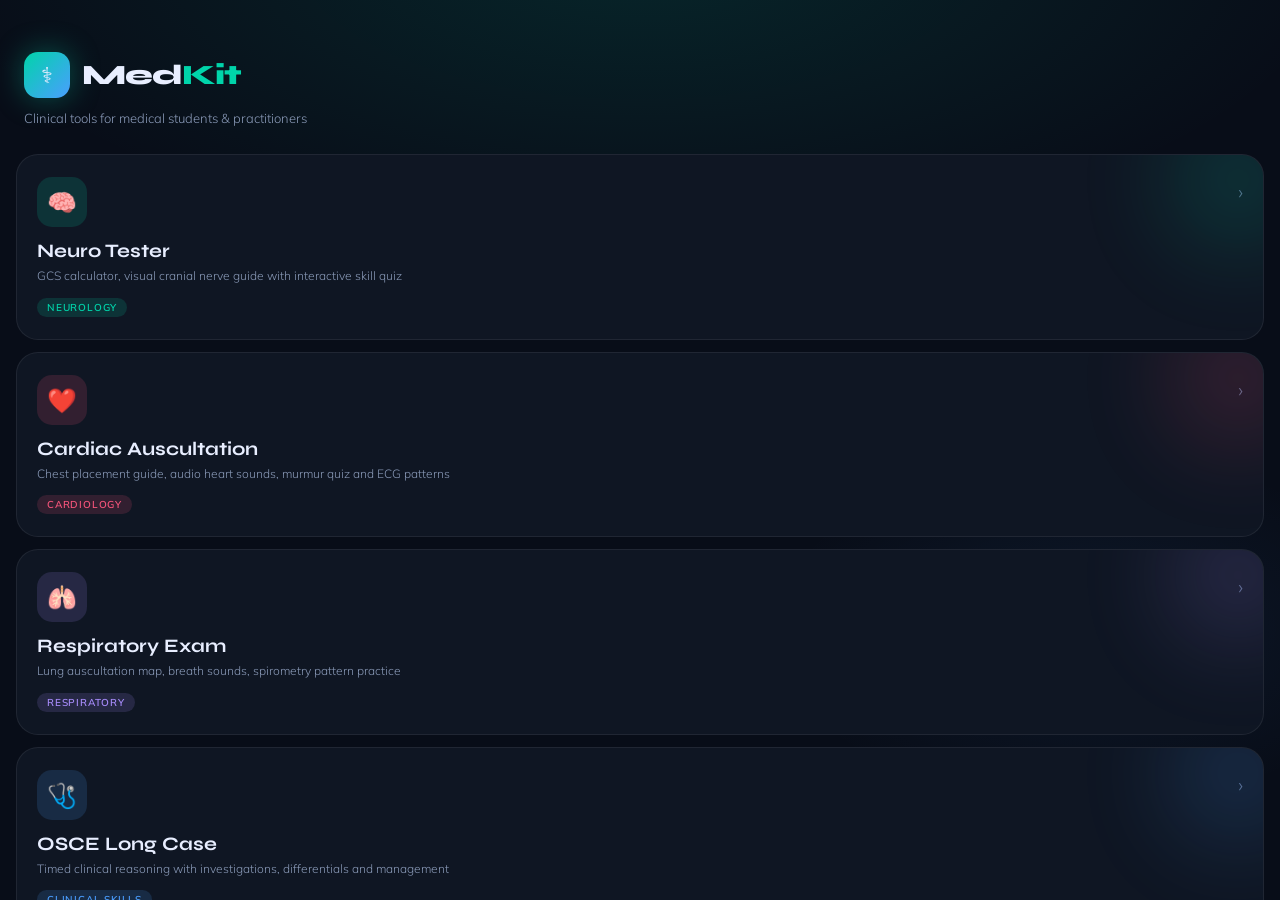
<file: medkit (7).html>
<!DOCTYPE html>
<html lang="en">
<head>
<meta charset="UTF-8">
<meta name="viewport" content="width=device-width, initial-scale=1.0, maximum-scale=1.0, user-scalable=no">
<title>MedKit</title>
<link href="https://fonts.googleapis.com/css2?family=Syne:wght@400;600;700;800&family=Mulish:wght@300;400;500;600&display=swap" rel="stylesheet">
<style>
:root {
  --bg: #080d18;
  --surf: #0f1623;
  --surf2: #161e2e;
  --surf3: #1d2840;
  --border: rgba(255,255,255,0.07);
  --border2: rgba(255,255,255,0.12);
  --text: #e8eeff;
  --muted: #5a6a8a;
  --muted2: #8a9ab8;
  --teal: #00d4aa;
  --red: #f4547a;
  --blue: #4a9eff;
  --amber: #ffb347;
  --purple: #a78bfa;
  --green: #34d399;
}
*{margin:0;padding:0;box-sizing:border-box;-webkit-tap-highlight-color:transparent}
html,body{height:100%;overflow:hidden}
body{font-family:'Mulish',sans-serif;background:var(--bg);color:var(--text);font-size:14px}

/* ── SCREENS ── */
.screen{position:absolute;inset:0;display:none;flex-direction:column;overflow:hidden}
.screen.active{display:flex}

/* ── HOME ── */
#home{
  background:
    radial-gradient(ellipse 100% 60% at 50% -5%, rgba(0,212,170,0.12) 0%, transparent 55%),
    radial-gradient(ellipse 50% 40% at 85% 70%, rgba(74,158,255,0.08) 0%, transparent 50%),
    var(--bg);
}
.home-scroll{flex:1;overflow-y:auto;padding-bottom:24px;-webkit-overflow-scrolling:touch}
.home-header{padding:52px 24px 8px;display:flex;align-items:center;gap:12px}
.logo-badge{
  width:46px;height:46px;border-radius:14px;
  background:linear-gradient(135deg,var(--teal),var(--blue));
  display:flex;align-items:center;justify-content:center;font-size:22px;
  box-shadow:0 0 30px rgba(0,212,170,0.35);flex-shrink:0
}
.logo-wordmark{font-family:'Syne',sans-serif;font-size:28px;font-weight:800;letter-spacing:-1px}
.logo-wordmark em{color:var(--teal);font-style:normal}
.home-tagline{padding:4px 24px 28px;color:var(--muted2);font-size:13px;font-weight:300}
.home-cards{padding:0 16px;display:flex;flex-direction:column;gap:12px}
.hcard{
  background:var(--surf);border:1px solid var(--border);border-radius:22px;
  padding:22px 20px;cursor:pointer;position:relative;overflow:hidden;
  transition:transform .15s,box-shadow .15s
}
.hcard:active{transform:scale(.97)}
.hcard-glow{position:absolute;top:-40px;right:-40px;width:130px;height:130px;border-radius:50%;filter:blur(50px);opacity:.2;pointer-events:none}
.hcard-top{display:flex;align-items:flex-start;justify-content:space-between;margin-bottom:12px}
.hcard-icon{width:50px;height:50px;border-radius:15px;display:flex;align-items:center;justify-content:center;font-size:24px}
.hcard-chevron{color:var(--muted);font-size:20px;margin-top:2px;font-weight:300}
.hcard-title{font-family:'Syne',sans-serif;font-size:19px;font-weight:700;margin-bottom:5px}
.hcard-desc{font-size:12px;color:var(--muted2);line-height:1.55;font-weight:300}
.hcard-pill{display:inline-block;margin-top:12px;padding:3px 10px;border-radius:20px;font-size:10px;font-weight:600;letter-spacing:.8px;text-transform:uppercase}
.c-neuro .hcard-glow,.c-neuro .hcard-icon{background:rgba(0,212,170,.15)}
.c-neuro .hcard-glow{background:var(--teal)}
.c-neuro .hcard-pill{background:rgba(0,212,170,.15);color:var(--teal)}
.c-cardio .hcard-icon{background:rgba(244,84,122,.15)}
.c-cardio .hcard-glow{background:var(--red)}
.c-cardio .hcard-pill{background:rgba(244,84,122,.15);color:var(--red)}
.c-osce .hcard-icon{background:rgba(74,158,255,.15)}
.c-osce .hcard-glow{background:var(--blue)}
.c-osce .hcard-pill{background:rgba(74,158,255,.15);color:var(--blue)}
.c-resp .hcard-icon{background:rgba(167,139,250,.15)}
.c-resp .hcard-glow{background:var(--purple)}
.c-resp .hcard-pill{background:rgba(167,139,250,.15);color:var(--purple)}
.c-spine .hcard-icon{background:rgba(255,179,71,.15)}
.c-spine .hcard-glow{background:var(--amber)}
.c-spine .hcard-pill{background:rgba(255,179,71,.15);color:var(--amber)}

/* ── SPINE MODULE ── */
#spine .tbar-icon{background:rgba(255,179,71,.15)}
.spine-tabs{display:flex;gap:6px;margin-bottom:14px;overflow-x:auto;padding-bottom:2px}
.spine-tabs::-webkit-scrollbar{display:none}
.stab{padding:8px 14px;border-radius:10px;font-size:12px;font-weight:600;cursor:pointer;white-space:nowrap;background:var(--surf);border:1px solid var(--border);color:var(--muted2);transition:all .15s;flex-shrink:0}
.stab.on{background:rgba(255,179,71,.12);border-color:var(--amber);color:var(--amber)}
.spine-panel{display:none}.spine-panel.on{display:block}

/* Spine cord cross-section */
.cord-wrap{display:flex;gap:12px;align-items:flex-start;margin-bottom:14px}
.cord-svg-col{flex-shrink:0}
.cord-info-col{flex:1}
.cord-title{font-family:'Syne',sans-serif;font-size:15px;font-weight:700;margin-bottom:6px;color:var(--amber)}
.cord-desc{font-size:12px;color:var(--muted2);line-height:1.6}
.tract-list{display:flex;flex-direction:column;gap:6px;margin-top:10px}
.tract-item{display:flex;align-items:flex-start;gap:8px;padding:9px;background:var(--surf2);border-radius:10px;cursor:pointer;transition:all .15s;border:1px solid transparent}
.tract-item.on{border-color:var(--amber);background:rgba(255,179,71,.08)}
.tract-item:active{transform:scale(.98)}
.tract-dot{width:12px;height:12px;border-radius:50%;flex-shrink:0;margin-top:2px}
.tract-name{font-size:12px;font-weight:600;margin-bottom:2px}
.tract-fn{font-size:11px;color:var(--muted2);line-height:1.4}

/* Vertebral levels */
.vl-container{display:flex;gap:10px;align-items:flex-start}
.vl-spine-col{flex-shrink:0;position:relative}
.vl-info-col{flex:1}
.vl-card{background:var(--surf);border:1px solid var(--border);border-radius:12px;padding:12px;margin-bottom:8px;cursor:pointer;transition:all .15s;border-left:3px solid transparent}
.vl-card:active{transform:scale(.98)}
.vl-card.on{background:rgba(255,179,71,.07)}
.vl-level{font-family:'Syne',sans-serif;font-size:13px;font-weight:700}
.vl-roots{font-size:11px;color:var(--muted2);margin-top:2px}
.vl-detail{background:var(--surf2);border-radius:12px;padding:14px;margin-top:10px;display:none;animation:slideUp .2s ease}
.vl-detail.on{display:block}
.vl-detail h4{font-family:'Syne',sans-serif;font-size:14px;font-weight:700;margin-bottom:8px;color:var(--amber)}
.vl-grid{display:grid;grid-template-columns:1fr 1fr;gap:8px}
.vl-box{background:var(--surf3);border-radius:9px;padding:10px}
.vl-box-label{font-size:10px;color:var(--muted2);text-transform:uppercase;letter-spacing:.5px;margin-bottom:4px}
.vl-box-val{font-size:12px;line-height:1.5}

/* Dermatome map */
.derm-wrap{display:flex;gap:12px;align-items:flex-start}
.derm-svg-col{flex-shrink:0}
.derm-info{background:var(--surf2);border-radius:12px;padding:14px;flex:1}
.derm-level{font-family:'Syne',sans-serif;font-size:15px;font-weight:700;color:var(--amber);margin-bottom:6px}
.derm-region{font-size:13px;font-weight:500;margin-bottom:4px}
.derm-clinical{font-size:12px;color:var(--muted2);line-height:1.6}
.derm-zone{cursor:pointer;transition:opacity .2s}
.derm-zone:hover{opacity:.85}

/* Lesion localiser */
.ll-symptom-grid{display:grid;grid-template-columns:1fr 1fr;gap:8px;margin-bottom:14px}
.ll-sym-btn{background:var(--surf);border:1px solid var(--border);border-radius:11px;padding:12px 10px;cursor:pointer;transition:all .15s;text-align:center}
.ll-sym-btn.on{border-color:var(--amber);background:rgba(255,179,71,.1)}
.ll-sym-btn:active{transform:scale(.97)}
.ll-sym-icon{font-size:22px;margin-bottom:5px}
.ll-sym-name{font-size:11px;font-weight:600}
.ll-result{background:var(--surf2);border-radius:12px;padding:16px;margin-top:12px;display:none}
.ll-result.on{display:block}
.ll-result h4{font-family:'Syne',sans-serif;font-size:15px;font-weight:700;color:var(--amber);margin-bottom:10px}
.ll-dx-row{display:flex;gap:8px;padding:8px 0;border-bottom:1px solid var(--border);font-size:13px;align-items:flex-start}
.ll-dx-row:last-child{border-bottom:none}
.ll-dx-prob{width:44px;font-family:'Syne',sans-serif;font-size:13px;font-weight:700;flex-shrink:0}
.ll-dx-text{color:var(--muted2);line-height:1.5;font-size:12px}
.home-footer{padding:20px 24px 8px;text-align:center;color:var(--muted);font-size:10px;letter-spacing:.8px;text-transform:uppercase}

/* ── TOOL CHROME ── */
.tool-bar{
  display:flex;align-items:center;gap:12px;
  padding:50px 18px 14px;
  border-bottom:1px solid var(--border);
  background:rgba(8,13,24,.92);
  backdrop-filter:blur(16px);-webkit-backdrop-filter:blur(16px);
  flex-shrink:0;position:relative;z-index:20
}
.back-btn{
  width:38px;height:38px;border-radius:11px;
  background:var(--surf2);border:1px solid var(--border2);
  display:flex;align-items:center;justify-content:center;
  cursor:pointer;font-size:18px;flex-shrink:0;color:var(--text);
  transition:background .15s
}
.back-btn:active{background:var(--surf3)}
.tbar-icon{width:38px;height:38px;border-radius:11px;display:flex;align-items:center;justify-content:center;font-size:18px;flex-shrink:0}
.tbar-info{flex:1}
.tbar-title{font-family:'Syne',sans-serif;font-size:17px;font-weight:700}
.tbar-sub{font-size:10px;color:var(--muted2);margin-top:1px;text-transform:uppercase;letter-spacing:.5px}
.tool-body{flex:1;overflow-y:auto;-webkit-overflow-scrolling:touch;padding:18px 16px 32px}

/* ── SHARED UI ── */
.sec-label{font-size:10px;text-transform:uppercase;letter-spacing:1px;color:var(--muted);margin-bottom:8px;margin-top:20px;font-weight:600}
.sec-label:first-child{margin-top:0}
.card{background:var(--surf);border:1px solid var(--border);border-radius:16px;padding:16px;margin-bottom:10px}
.btn{display:flex;align-items:center;justify-content:center;gap:7px;padding:13px 18px;border-radius:13px;font-family:'Mulish',sans-serif;font-size:13px;font-weight:600;cursor:pointer;border:none;width:100%;transition:all .15s}
.btn:active{transform:scale(.97)}
.btn-teal{background:var(--teal);color:#080d18}
.btn-red{background:var(--red);color:#fff}
.btn-blue{background:var(--blue);color:#fff}
.btn-purple{background:var(--purple);color:#fff}
.btn-ghost{background:var(--surf2);color:var(--text);border:1px solid var(--border2)}
.btn-row{display:flex;gap:8px;margin-top:12px}
.badge{display:inline-block;padding:3px 9px;border-radius:20px;font-size:10px;font-weight:700;letter-spacing:.4px;text-transform:uppercase}
.badge-ok{background:rgba(52,211,153,.15);color:var(--green)}
.badge-warn{background:rgba(255,179,71,.15);color:var(--amber)}
.badge-bad{background:rgba(244,84,122,.15);color:var(--red)}
.badge-info{background:rgba(74,158,255,.15);color:var(--blue)}
.tabs{display:flex;gap:6px;margin-bottom:14px;overflow-x:auto;padding-bottom:2px;flex-shrink:0}
.tabs::-webkit-scrollbar{display:none}
.tab{padding:8px 14px;border-radius:10px;font-size:12px;font-weight:600;cursor:pointer;white-space:nowrap;background:var(--surf);border:1px solid var(--border);color:var(--muted2);transition:all .15s;flex-shrink:0}
.tab.on{background:var(--surf3);border-color:var(--border2);color:var(--text)}
.panel{display:none}.panel.on{display:block}

/* ══════════════════════════════════════
   NEURO TESTER
══════════════════════════════════════ */
#neuro .tbar-icon{background:rgba(0,212,170,.15)}

.neuro-tabs{display:flex;gap:6px;margin-bottom:16px}
.ntab{flex:1;padding:10px 6px;text-align:center;border-radius:12px;font-size:12px;font-weight:600;cursor:pointer;background:var(--surf);border:1px solid var(--border);color:var(--muted2);transition:all .15s}
.ntab.on{background:rgba(0,212,170,.12);border-color:var(--teal);color:var(--teal)}

/* GCS */
.gcs-section{margin-bottom:14px}
.gcs-section h4{font-family:'Syne',sans-serif;font-size:13px;font-weight:700;margin-bottom:8px;color:var(--muted2);text-transform:uppercase;letter-spacing:.5px}
.gcs-btns{display:flex;gap:5px;flex-wrap:wrap}
.gcs-btn{
  flex:1;min-width:46px;padding:10px 4px;
  background:var(--surf2);border:1px solid var(--border);border-radius:10px;
  text-align:center;cursor:pointer;transition:all .15s;color:var(--text)
}
.gcs-btn .val{font-size:16px;font-weight:700;font-family:'Syne',sans-serif}
.gcs-btn .lbl{font-size:9px;color:var(--muted2);margin-top:2px;display:block}
.gcs-btn.on{background:rgba(0,212,170,.15);border-color:var(--teal)}
.gcs-btn.on .val{color:var(--teal)}
.gcs-result{background:var(--surf2);border-radius:14px;padding:16px;margin-top:12px;text-align:center;display:none}
.gcs-big{font-family:'Syne',sans-serif;font-size:52px;font-weight:800;color:var(--teal);line-height:1}
.gcs-sub{font-size:12px;color:var(--muted2);margin-top:4px}
.gcs-breakdown{display:flex;gap:10px;justify-content:center;margin-top:14px}
.gcs-part{background:var(--surf3);border-radius:10px;padding:10px 14px;text-align:center}
.gcs-part .p-val{font-family:'Syne',sans-serif;font-size:20px;font-weight:700;color:var(--teal)}
.gcs-part .p-lbl{font-size:10px;color:var(--muted2);margin-top:2px}

/* Cranial Nerve Visual */
.cn-grid{display:grid;grid-template-columns:1fr 1fr;gap:8px}
.cn-card{background:var(--surf);border:1px solid var(--border);border-radius:14px;padding:14px;cursor:pointer;transition:all .15s}
.cn-card:active{transform:scale(.97)}
.cn-card.on{border-color:var(--teal);background:rgba(0,212,170,.06)}
.cn-num{font-family:'Syne',sans-serif;font-size:11px;font-weight:700;color:var(--teal);letter-spacing:.5px}
.cn-name{font-size:13px;font-weight:600;margin:3px 0}
.cn-type{font-size:10px;color:var(--muted2)}
.cn-detail{background:var(--surf2);border-radius:14px;padding:18px;margin-top:12px;display:none;animation:slideUp .2s ease}
.cn-detail.on{display:block}
@keyframes slideUp{from{opacity:0;transform:translateY(10px)}to{opacity:1;transform:translateY(0)}}
.cn-svg-wrap{margin:14px 0;text-align:center}
.cn-svg-wrap svg{max-width:100%;border-radius:12px;background:var(--surf3)}
.cn-steps{display:flex;flex-direction:column;gap:8px;margin-top:12px}
.cn-step{display:flex;gap:10px;align-items:flex-start}
.step-dot{width:22px;height:22px;border-radius:50%;background:rgba(0,212,170,.15);border:1px solid var(--teal);display:flex;align-items:center;justify-content:center;font-size:10px;font-weight:700;color:var(--teal);flex-shrink:0;margin-top:1px}
.step-text{font-size:12px;line-height:1.5;color:var(--muted2)}
.step-text strong{color:var(--text);font-weight:600}

/* CN Skill Quiz */
.quiz-card{background:var(--surf);border:1px solid var(--border);border-radius:16px;padding:20px;margin-bottom:12px}
.quiz-q{font-size:14px;font-weight:600;margin-bottom:14px;line-height:1.5}
.quiz-opts{display:flex;flex-direction:column;gap:7px}
.quiz-opt{
  padding:11px 14px;background:var(--surf2);border:1px solid var(--border);
  border-radius:10px;font-size:13px;cursor:pointer;transition:all .15s;
  color:var(--text);text-align:left;width:100%
}
.quiz-opt:disabled{cursor:default}
.quiz-opt.correct{border-color:var(--teal);background:rgba(0,212,170,.12);color:var(--teal)}
.quiz-opt.wrong{border-color:var(--red);background:rgba(244,84,122,.12);color:var(--red)}
.quiz-opt.reveal{border-color:var(--teal);background:rgba(0,212,170,.08)}
.quiz-explain{margin-top:10px;padding:12px;background:rgba(0,0,0,.3);border-radius:10px;font-size:12px;color:var(--muted2);line-height:1.55;display:none}
.quiz-explain.on{display:block}
.quiz-score{text-align:center;padding:20px 0}
.quiz-score-big{font-family:'Syne',sans-serif;font-size:56px;font-weight:800;color:var(--teal)}

/* ══════════════════════════════════════
   CARDIO AUSCULTATION
══════════════════════════════════════ */
#cardio .tbar-icon{background:rgba(244,84,122,.15)}

/* Chest diagram */
.chest-wrap{position:relative;margin:0 auto 16px;max-width:320px}
.chest-wrap svg{width:100%}
.stet-point{cursor:pointer;transition:all .2s}
.stet-point circle{transition:all .2s}
.stet-point:hover circle,.stet-point.on circle{r:14;filter:drop-shadow(0 0 8px currentColor)}
.sound-info-box{background:var(--surf2);border:1px solid var(--border2);border-radius:14px;padding:16px;margin-bottom:14px}
.sib-site{font-family:'Syne',sans-serif;font-size:15px;font-weight:700;margin-bottom:4px}
.sib-expect{font-size:12px;color:var(--muted2);line-height:1.5}
.sib-sounds{display:flex;flex-wrap:wrap;gap:6px;margin-top:10px}

/* Audio player */
.audio-player{background:var(--surf2);border-radius:14px;padding:14px;margin-bottom:10px;display:flex;align-items:center;gap:12px}
.play-btn{
  width:44px;height:44px;border-radius:50%;
  background:var(--red);border:none;cursor:pointer;
  display:flex;align-items:center;justify-content:center;
  font-size:18px;flex-shrink:0;transition:all .15s;color:#fff
}
.play-btn.playing{background:rgba(244,84,122,.3);border:2px solid var(--red)}
.play-btn:active{transform:scale(.92)}
.audio-info{flex:1}
.audio-name{font-size:13px;font-weight:600}
.audio-desc{font-size:11px;color:var(--muted2);margin-top:2px;line-height:1.4}
.waveform{display:flex;align-items:center;gap:2px;height:28px}
.wb{width:3px;border-radius:2px;background:var(--red);opacity:.35}
.playing .wb{opacity:1;animation:wv .6s ease-in-out infinite alternate}
.wb:nth-child(1){height:6px;animation-delay:0s}
.wb:nth-child(2){height:18px;animation-delay:.08s}
.wb:nth-child(3){height:10px;animation-delay:.16s}
.wb:nth-child(4){height:22px;animation-delay:.04s}
.wb:nth-child(5){height:8px;animation-delay:.12s}
.wb:nth-child(6){height:16px;animation-delay:.2s}
.wb:nth-child(7){height:12px;animation-delay:.06s}
@keyframes wv{from{transform:scaleY(.3)}to{transform:scaleY(1)}}

/* Murmur quiz */
.mq-card{background:var(--surf);border:1px solid var(--border);border-radius:16px;overflow:hidden;margin-bottom:10px}
.mq-audio-row{padding:14px;display:flex;align-items:center;gap:12px;border-bottom:1px solid var(--border)}
.mq-opts{padding:14px;display:flex;flex-direction:column;gap:7px}
.mq-opt{padding:11px 14px;background:var(--surf2);border:1px solid var(--border);border-radius:10px;font-size:13px;cursor:pointer;transition:all .15s;color:var(--text);text-align:left;width:100%}
.mq-opt:disabled{cursor:default}
.mq-opt.correct{border-color:var(--teal);background:rgba(0,212,170,.12);color:var(--teal)}
.mq-opt.wrong{border-color:var(--red);background:rgba(244,84,122,.12);color:var(--red)}
.mq-opt.reveal{border-color:var(--teal);background:rgba(0,212,170,.06)}
.mq-explain{padding:0 14px 14px;font-size:12px;color:var(--muted2);line-height:1.55;display:none}
.mq-explain.on{display:block}

/* ECG Strip */
.ecg-strip{background:#060e06;border-radius:12px;padding:12px 8px;margin-bottom:10px;position:relative;overflow:hidden}
.ecg-grid{position:absolute;inset:0;background-image:linear-gradient(rgba(0,180,0,.08) 1px,transparent 1px),linear-gradient(90deg,rgba(0,180,0,.08) 1px,transparent 1px);background-size:10px 10px}
.ecg-strip svg{width:100%;display:block;position:relative;z-index:1}
.ecg-label{font-size:10px;color:rgba(0,200,0,.6);margin-bottom:6px;font-weight:600;letter-spacing:.5px;position:relative;z-index:1}
.ecg-name{font-size:12px;color:var(--green);margin-top:6px;font-weight:600}
.ecg-desc{font-size:11px;color:var(--muted2);margin-top:3px;line-height:1.4}

/* ══════════════════════════════════════
   RESPIRATORY
══════════════════════════════════════ */
#resp .tbar-icon{background:rgba(167,139,250,.15)}

.lung-wrap{position:relative;margin:0 auto 16px;max-width:300px}
.lung-wrap svg{width:100%}
.lung-point{cursor:pointer}
.lung-point circle{transition:all .2s}
.lung-point.on circle{filter:drop-shadow(0 0 8px var(--purple))}
.resp-info-box{background:var(--surf2);border:1px solid var(--border2);border-radius:14px;padding:16px;margin-bottom:14px}
.rib-site{font-family:'Syne',sans-serif;font-size:15px;font-weight:700;margin-bottom:4px}
.rib-expect{font-size:12px;color:var(--muted2);line-height:1.5}

/* Spirometry */
.spiro-container{background:var(--surf2);border-radius:16px;padding:18px;margin-bottom:14px}
.spiro-header{display:flex;justify-content:space-between;align-items:center;margin-bottom:14px}
.spiro-title{font-family:'Syne',sans-serif;font-size:15px;font-weight:700}
.spiro-canvas{width:100%;height:160px;border-radius:10px;background:var(--surf3);display:block;cursor:pointer;position:relative}
.spiro-values{display:grid;grid-template-columns:1fr 1fr 1fr;gap:8px;margin-top:12px}
.spiro-val{background:var(--surf3);border-radius:10px;padding:10px;text-align:center}
.spiro-val .sv{font-family:'Syne',sans-serif;font-size:18px;font-weight:700;color:var(--purple)}
.spiro-val .sl{font-size:10px;color:var(--muted2);margin-top:3px}
.spiro-result{margin-top:12px;padding:12px;border-radius:10px;font-size:13px;line-height:1.5;display:none}
.spiro-result.on{display:block}
.spiro-pattern-btns{display:grid;grid-template-columns:1fr 1fr;gap:8px;margin-bottom:14px}
.spiro-pat-btn{padding:12px;background:var(--surf);border:1px solid var(--border);border-radius:12px;text-align:center;cursor:pointer;transition:all .15s;color:var(--text)}
.spiro-pat-btn:active{transform:scale(.97)}
.spiro-pat-btn .pat-icon{font-size:22px;margin-bottom:6px}
.spiro-pat-btn .pat-name{font-size:12px;font-weight:600}
.spiro-pat-btn .pat-eg{font-size:10px;color:var(--muted2);margin-top:2px}
.spiro-pat-btn.on{border-color:var(--purple);background:rgba(167,139,250,.1)}

/* Breath sound cards (like audio players) */
.breath-player{background:var(--surf2);border-radius:14px;padding:14px;margin-bottom:10px;display:flex;align-items:center;gap:12px}
.bplay-btn{width:44px;height:44px;border-radius:50%;background:var(--purple);border:none;cursor:pointer;display:flex;align-items:center;justify-content:center;font-size:18px;flex-shrink:0;color:#fff;transition:all .15s}
.bplay-btn.playing{background:rgba(167,139,250,.3);border:2px solid var(--purple)}
.bplay-btn:active{transform:scale(.92)}
.breath-info{flex:1}
.breath-name{font-size:13px;font-weight:600}
.breath-desc{font-size:11px;color:var(--muted2);margin-top:2px;line-height:1.4}
.bwaveform{display:flex;align-items:center;gap:2px;height:28px}
.bwb{width:3px;border-radius:2px;background:var(--purple);opacity:.35}
.playing .bwb{opacity:1;animation:wv .7s ease-in-out infinite alternate}
.bwb:nth-child(odd){height:10px}.bwb:nth-child(even){height:20px}

/* ══════════════════════════════════════
   OSCE LONG CASE
══════════════════════════════════════ */
#osce .tbar-icon{background:rgba(74,158,255,.15)}

.osce-timer-bar{
  display:flex;align-items:center;justify-content:space-between;
  background:var(--surf2);border-bottom:1px solid var(--border);
  padding:10px 18px;flex-shrink:0
}
.timer-display{font-family:'Syne',sans-serif;font-size:22px;font-weight:800;color:var(--text)}
.timer-display.warn{color:var(--amber)}
.timer-display.critical{color:var(--red);animation:blink .8s step-end infinite}
@keyframes blink{50%{opacity:.4}}
.timer-label{font-size:10px;color:var(--muted2);text-transform:uppercase;letter-spacing:.5px}
.timer-controls{display:flex;gap:6px}
.timer-btn{
  padding:7px 14px;border-radius:9px;font-size:12px;font-weight:600;cursor:pointer;
  border:1px solid var(--border2);background:var(--surf3);color:var(--text);transition:all .15s
}
.timer-btn.go{background:var(--blue);color:#fff;border-color:var(--blue)}
.timer-btn:active{transform:scale(.95)}
.progress-bar{height:3px;background:var(--surf3);flex-shrink:0}
.progress-fill{height:100%;background:linear-gradient(90deg,var(--blue),var(--teal));transition:width .5s linear}

/* scenario picker */
.scenario-card{background:var(--surf);border:1px solid var(--border);border-radius:16px;padding:16px;cursor:pointer;display:flex;align-items:center;gap:14px;margin-bottom:10px;transition:all .15s}
.scenario-card:active{transform:scale(.98)}
.sc-icon{width:48px;height:48px;border-radius:14px;background:rgba(74,158,255,.15);display:flex;align-items:center;justify-content:center;font-size:24px;flex-shrink:0}
.sc-info{flex:1}
.sc-name{font-family:'Syne',sans-serif;font-size:15px;font-weight:700}
.sc-meta{font-size:11px;color:var(--muted2);margin-top:3px}
.sc-diff{font-size:10px;font-weight:700;padding:3px 8px;border-radius:8px}
.diff-e{background:rgba(52,211,153,.15);color:var(--green)}
.diff-m{background:rgba(255,179,71,.15);color:var(--amber)}
.diff-h{background:rgba(244,84,122,.15);color:var(--red)}

/* long case session */
.lc-patient{
  background:linear-gradient(135deg,rgba(74,158,255,.15),rgba(74,158,255,.05));
  border:1px solid rgba(74,158,255,.25);border-radius:16px;padding:18px;margin-bottom:14px
}
.lc-pname{font-family:'Syne',sans-serif;font-size:19px;font-weight:700;margin-bottom:6px}
.lc-vitals{font-size:12px;color:var(--muted2);line-height:1.7}
.lc-vital-row{display:flex;flex-wrap:wrap;gap:8px;margin-top:8px}
.lc-vital-chip{background:var(--surf3);border-radius:8px;padding:5px 10px;font-size:11px;font-weight:500}

.finding-row{display:flex;gap:10px;padding:10px 0;border-bottom:1px solid var(--border);font-size:13px}
.finding-row:last-child{border-bottom:none}
.fk{color:var(--muted2);min-width:110px;flex-shrink:0;font-weight:500}
.fv{color:var(--text);line-height:1.5}

/* management MCQ */
.mgmt-block{background:var(--surf);border:1px solid var(--border);border-radius:14px;padding:16px;margin-bottom:10px}
.mgmt-q{font-size:14px;font-weight:600;margin-bottom:12px;line-height:1.5}
.mgmt-opts{display:flex;flex-direction:column;gap:7px}
.mgmt-opt{padding:11px 14px;background:var(--surf2);border:1px solid var(--border);border-radius:10px;font-size:13px;cursor:pointer;transition:all .15s;color:var(--text);text-align:left;width:100%;font-family:'Mulish',sans-serif}
.mgmt-opt:disabled{cursor:default}
.mgmt-opt.correct{border-color:var(--teal);background:rgba(0,212,170,.12);color:var(--teal)}
.mgmt-opt.wrong{border-color:var(--red);background:rgba(244,84,122,.12);color:var(--red)}
.mgmt-opt.reveal{border-color:var(--teal);background:rgba(0,212,170,.06)}
.mgmt-exp{margin-top:10px;padding:11px;background:rgba(0,0,0,.3);border-radius:9px;font-size:12px;color:var(--muted2);line-height:1.55;display:none}
.mgmt-exp.on{display:block}

/* case summary */
.case-summary{background:var(--surf2);border-radius:14px;padding:18px;margin-bottom:10px;display:none}
.case-summary.on{display:block}
.cs-score{font-family:'Syne',sans-serif;font-size:52px;font-weight:800;color:var(--blue);text-align:center;line-height:1}
.cs-label{text-align:center;color:var(--muted2);font-size:13px;margin-top:4px}
.cs-feedback{margin-top:14px;font-size:13px;line-height:1.6;color:var(--muted2)}
.cs-feedback strong{color:var(--text)}

/* Site sound buttons */
.site-sound-btn{display:flex;align-items:center;gap:8px;padding:10px 14px;background:var(--surf2);border:1px solid var(--border2);border-radius:11px;font-size:12px;font-weight:600;cursor:pointer;color:var(--text);width:100%;transition:all .15s;font-family:'Mulish',sans-serif}
.site-sound-btn.playing{background:rgba(244,84,122,.15);border-color:var(--red);color:var(--red)}
.site-sound-btn:active{transform:scale(.97)}
.site-sound-icon{font-size:14px;width:18px;text-align:center}

/* ══ ECG expanded ══ */
.ecg-mode-row{display:flex;gap:6px;margin-bottom:14px}
.ecg-mode-btn{flex:1;padding:10px;text-align:center;border-radius:12px;font-size:12px;font-weight:600;cursor:pointer;background:var(--surf);border:1px solid var(--border);color:var(--muted2);transition:all .15s}
.ecg-mode-btn.on{background:rgba(52,211,153,.12);border-color:var(--green);color:var(--green)}
.ecg-blind-card{background:var(--surf2);border-radius:14px;padding:18px;margin-bottom:12px}
.ecg-stat-row{display:flex;justify-content:space-between;align-items:center;padding:7px 10px;background:var(--surf3);border-radius:8px;font-size:12px;margin-bottom:5px}
.ecg-stat-key{color:var(--muted2)}.ecg-stat-val{font-weight:600}

/* scrollbar */
::-webkit-scrollbar{width:3px}
::-webkit-scrollbar-thumb{background:var(--surf3);border-radius:2px}

@keyframes fadeUp{from{opacity:0;transform:translateY(14px)}to{opacity:1;transform:translateY(0)}}
.tool-body{animation:fadeUp .22s ease}

/* ══ PHARMACOLOGY ══ */
.c-pharm .hcard-icon{background:rgba(52,211,153,.15)}
.c-pharm .hcard-glow{background:var(--green)}
.c-pharm .hcard-pill{background:rgba(52,211,153,.15);color:var(--green)}
#pharm .tbar-icon{background:rgba(52,211,153,.15)}
.pharm-mode-row{display:flex;gap:6px;margin-bottom:14px}
.pharm-mode-btn{flex:1;padding:9px;text-align:center;border-radius:11px;font-size:11px;font-weight:700;cursor:pointer;background:var(--surf);border:1px solid var(--border);color:var(--muted2);transition:all .15s}
.pharm-mode-btn.on{background:rgba(52,211,153,.12);border-color:var(--green);color:var(--green)}
.pharm-group{background:var(--surf);border:1px solid var(--border);border-radius:16px;margin-bottom:10px;overflow:hidden;cursor:pointer}
.pharm-group-hdr{padding:14px;display:flex;align-items:center;gap:12px}
.pharm-group-icon{width:40px;height:40px;border-radius:11px;display:flex;align-items:center;justify-content:center;font-size:18px;flex-shrink:0}
.pharm-group-title{font-family:'Syne',sans-serif;font-size:14px;font-weight:700;flex:1}
.pharm-group-sub{font-size:11px;color:var(--muted2);margin-top:2px}
.pharm-group-body{display:none;border-top:1px solid var(--border)}
.pharm-group-body.on{display:block}
.pharm-drug-row{padding:12px 14px;border-bottom:1px solid var(--border);display:flex;gap:10px;align-items:flex-start}
.pharm-drug-row:last-child{border-bottom:none}
.pharm-drug-name{font-size:13px;font-weight:600;min-width:110px;flex-shrink:0}
.pharm-drug-detail{flex:1;font-size:12px;color:var(--muted2);line-height:1.6}
.pharm-drug-detail strong{color:var(--text)}
.pharm-tag{display:inline-block;padding:2px 8px;border-radius:8px;font-size:10px;font-weight:700;margin:1px 2px}
.who-step{background:var(--surf2);border-radius:12px;padding:14px;margin-bottom:8px;border-left:3px solid var(--border)}
.who-1{border-left-color:var(--green)}.who-2{border-left-color:var(--amber)}.who-3{border-left-color:var(--red)}
.who-step-title{font-family:'Syne',sans-serif;font-size:13px;font-weight:700;margin-bottom:6px}
.who-chip{display:inline-block;padding:4px 10px;border-radius:20px;font-size:11px;font-weight:600;margin:2px;background:var(--surf3)}
.pharm-quiz-opt{padding:11px 14px;background:var(--surf2);border:1px solid var(--border);border-radius:10px;font-size:13px;cursor:pointer;transition:all .15s;color:var(--text);text-align:left;width:100%;margin-bottom:6px;font-family:'Mulish',sans-serif}
.pharm-quiz-opt.correct{border-color:var(--teal);background:rgba(0,212,170,.12);color:var(--teal)}
.pharm-quiz-opt.wrong{border-color:var(--red);background:rgba(244,84,122,.12);color:var(--red)}
.pharm-quiz-opt.reveal{border-color:var(--teal);background:rgba(0,212,170,.06)}
.pharm-quiz-opt:disabled{cursor:default}

/* ══ HOME colour tokens for new tools ══ */
.c-ecg .hcard-icon{background:rgba(52,211,153,.15)}
.c-ecg .hcard-glow{background:var(--green)}
.c-ecg .hcard-pill{background:rgba(52,211,153,.15);color:var(--green)}
.c-drugs .hcard-icon{background:rgba(244,84,122,.15)}
.c-drugs .hcard-glow{background:var(--red)}
.c-drugs .hcard-pill{background:rgba(244,84,122,.15);color:var(--red)}
.c-ix .hcard-icon{background:rgba(74,158,255,.15)}
.c-ix .hcard-glow{background:var(--blue)}
.c-ix .hcard-pill{background:rgba(74,158,255,.15);color:var(--blue)}
.c-chk .hcard-icon{background:rgba(255,179,71,.15)}
.c-chk .hcard-glow{background:var(--amber)}
.c-chk .hcard-pill{background:rgba(255,179,71,.15);color:var(--amber)}
.c-ddx .hcard-icon{background:rgba(167,139,250,.15)}
.c-ddx .hcard-glow{background:var(--purple)}
.c-ddx .hcard-pill{background:rgba(167,139,250,.15);color:var(--purple)}

/* ══ ECG TRAINER ══ */
#ecgt .tbar-icon{background:rgba(52,211,153,.15)}
.ecg-canvas-wrap{background:#060e06;border-radius:14px;padding:14px;margin-bottom:12px;position:relative;overflow:hidden}
.ecg-canvas-grid{position:absolute;inset:0;background-image:linear-gradient(rgba(0,180,0,.07)1px,transparent 1px),linear-gradient(90deg,rgba(0,180,0,.07)1px,transparent 1px);background-size:12px 12px}
.ecg-canvas-wrap canvas{display:block;width:100%;position:relative;z-index:1}
.ecg-rate-row{display:flex;gap:8px;margin-bottom:12px;flex-wrap:wrap}
.ecg-chip{padding:5px 12px;background:var(--surf2);border:1px solid var(--border);border-radius:20px;font-size:11px;font-weight:600;color:var(--muted2)}
.ecg-chip.hi{border-color:var(--green);color:var(--green)}
.ecg-step{background:var(--surf);border:1px solid var(--border);border-radius:13px;padding:14px;margin-bottom:8px}
.ecg-step-num{font-size:10px;font-weight:700;text-transform:uppercase;letter-spacing:.8px;color:var(--muted);margin-bottom:4px}
.ecg-step-val{font-size:13px;font-weight:600;color:var(--text)}
.ecg-step-note{font-size:11px;color:var(--muted2);margin-top:3px;line-height:1.5}
.ecgt-quiz-opt{padding:11px 14px;background:var(--surf2);border:1px solid var(--border);border-radius:10px;font-size:13px;cursor:pointer;transition:all .15s;color:var(--text);text-align:left;width:100%;margin-bottom:7px;font-family:'Mulish',sans-serif}
.ecgt-quiz-opt.correct{border-color:var(--teal);background:rgba(0,212,170,.12);color:var(--teal)}
.ecgt-quiz-opt.wrong{border-color:var(--red);background:rgba(244,84,122,.12);color:var(--red)}
.ecgt-quiz-opt.reveal{border-color:var(--teal);background:rgba(0,212,170,.06)}
.ecgt-quiz-opt:disabled{cursor:default}

/* ══ DRUG REFERENCE ══ */
#drugs .tbar-icon{background:rgba(244,84,122,.15)}
.drug-search{width:100%;padding:12px 16px;background:var(--surf2);border:1px solid var(--border2);border-radius:12px;color:var(--text);font-family:'Mulish',sans-serif;font-size:13px;margin-bottom:14px;outline:none}
.drug-search:focus{border-color:var(--red)}
.drug-cat-btns{display:flex;gap:6px;overflow-x:auto;padding-bottom:6px;margin-bottom:12px}
.drug-cat-btns::-webkit-scrollbar{display:none}
.dcat-btn{padding:7px 13px;border-radius:20px;font-size:11px;font-weight:700;cursor:pointer;white-space:nowrap;background:var(--surf2);border:1px solid var(--border);color:var(--muted2);transition:all .15s;flex-shrink:0}
.dcat-btn.on{background:rgba(244,84,122,.15);border-color:var(--red);color:var(--red)}
.drug-card{background:var(--surf);border:1px solid var(--border);border-radius:14px;padding:14px;margin-bottom:8px;cursor:pointer;transition:all .15s}
.drug-card:active{transform:scale(.98)}
.drug-card.open{border-color:var(--red)}
.drug-name{font-family:'Syne',sans-serif;font-size:14px;font-weight:700;margin-bottom:3px}
.drug-class{font-size:11px;color:var(--muted2)}
.drug-detail{display:none;margin-top:12px;padding-top:12px;border-top:1px solid var(--border)}
.drug-detail.on{display:block}
.drug-row{display:flex;gap:8px;padding:6px 0;border-bottom:1px solid var(--border);font-size:12px}
.drug-row:last-child{border-bottom:none}
.drug-row-k{color:var(--muted2);min-width:90px;flex-shrink:0;font-weight:600}
.drug-row-v{color:var(--text);line-height:1.5;flex:1}
.drug-se{display:inline-block;margin:2px;padding:2px 8px;border-radius:10px;font-size:10px;background:rgba(244,84,122,.12);color:var(--red)}

/* ══ INVESTIGATIONS TRAINER ══ */
#ixt .tbar-icon{background:rgba(74,158,255,.15)}
.ix-cat-row{display:flex;gap:6px;overflow-x:auto;padding-bottom:6px;margin-bottom:12px}
.ix-cat-row::-webkit-scrollbar{display:none}
.ixcat{padding:7px 13px;border-radius:20px;font-size:11px;font-weight:700;cursor:pointer;white-space:nowrap;background:var(--surf2);border:1px solid var(--border);color:var(--muted2);transition:all .15s;flex-shrink:0}
.ixcat.on{background:rgba(74,158,255,.15);border-color:var(--blue);color:var(--blue)}
.ix-panel{display:none}.ix-panel.on{display:block}
.ix-vignette{background:var(--surf2);border-radius:14px;padding:16px;margin-bottom:12px}
.ix-vignette-stem{font-size:13px;font-weight:600;line-height:1.6;margin-bottom:14px}
.ix-results-grid{display:grid;grid-template-columns:1fr 1fr;gap:6px;margin-bottom:14px}
.ix-result-chip{background:var(--surf3);border-radius:9px;padding:9px 10px}
.ix-result-k{font-size:10px;color:var(--muted2);text-transform:uppercase;letter-spacing:.4px;margin-bottom:2px}
.ix-result-v{font-size:13px;font-weight:600}
.ix-result-v.abnormal{color:var(--red)}
.ix-result-v.low{color:var(--amber)}
.ix-result-v.ok{color:var(--green)}
.ix-q{font-size:14px;font-weight:600;margin-bottom:10px;line-height:1.5}
.ix-opt{padding:11px 14px;background:var(--surf);border:1px solid var(--border);border-radius:10px;font-size:13px;cursor:pointer;transition:all .15s;color:var(--text);text-align:left;width:100%;margin-bottom:7px;font-family:'Mulish',sans-serif}
.ix-opt.correct{border-color:var(--teal);background:rgba(0,212,170,.12);color:var(--teal)}
.ix-opt.wrong{border-color:var(--red);background:rgba(244,84,122,.12);color:var(--red)}
.ix-opt.reveal{border-color:var(--teal);background:rgba(0,212,170,.06)}
.ix-opt:disabled{cursor:default}
.ix-exp{margin-top:10px;padding:11px;background:rgba(0,0,0,.3);border-radius:9px;font-size:12px;color:var(--muted2);line-height:1.55;display:none}
.ix-exp.on{display:block}

/* ══ CHECKLIST ══ */
#chk .tbar-icon{background:rgba(255,179,71,.15)}
.chk-topic-btns{display:flex;gap:6px;overflow-x:auto;padding-bottom:6px;margin-bottom:12px}
.chk-topic-btns::-webkit-scrollbar{display:none}
.chktopic{padding:7px 13px;border-radius:20px;font-size:11px;font-weight:700;cursor:pointer;white-space:nowrap;background:var(--surf2);border:1px solid var(--border);color:var(--muted2);transition:all .15s;flex-shrink:0}
.chktopic.on{background:rgba(255,179,71,.15);border-color:var(--amber);color:var(--amber)}
.chk-progress-wrap{background:var(--surf2);border-radius:12px;padding:14px;margin-bottom:14px}
.chk-prog-row{display:flex;justify-content:space-between;align-items:center;margin-bottom:8px}
.chk-prog-title{font-size:13px;font-weight:600}
.chk-prog-pct{font-family:'Syne',sans-serif;font-size:18px;font-weight:800;color:var(--amber)}
.chk-prog-bar{height:6px;background:var(--surf3);border-radius:3px;overflow:hidden}
.chk-prog-fill{height:100%;background:linear-gradient(90deg,var(--amber),var(--teal));border-radius:3px;transition:width .4s ease}
.chk-item{display:flex;align-items:center;gap:12px;padding:10px 0;border-bottom:1px solid var(--border)}
.chk-item:last-child{border-bottom:none}
.chk-item-name{flex:1;font-size:13px;line-height:1.4}
.conf-btns{display:flex;gap:4px}
.conf-btn{width:30px;height:30px;border-radius:8px;border:1px solid var(--border);background:var(--surf2);cursor:pointer;font-size:13px;display:flex;align-items:center;justify-content:center;transition:all .15s;color:var(--text)}
.conf-btn.on-0{background:rgba(244,84,122,.2);border-color:var(--red)}
.conf-btn.on-1{background:rgba(255,179,71,.2);border-color:var(--amber)}
.conf-btn.on-2{background:rgba(52,211,153,.2);border-color:var(--green)}
.chk-legend{display:flex;gap:12px;margin-bottom:14px;font-size:11px;color:var(--muted2)}
.chk-legend span{display:flex;align-items:center;gap:4px}

/* ══ DDX BUILDER ══ */
#ddx .tbar-icon{background:rgba(167,139,250,.15)}
.ddx-complaint-grid{display:grid;grid-template-columns:1fr 1fr;gap:8px;margin-bottom:14px}
.ddx-complaint-btn{background:var(--surf);border:1px solid var(--border);border-radius:12px;padding:12px 10px;cursor:pointer;transition:all .15s;text-align:center}
.ddx-complaint-btn.on{border-color:var(--purple);background:rgba(167,139,250,.1)}
.ddx-complaint-btn:active{transform:scale(.97)}
.dci{font-size:22px;margin-bottom:5px}
.dcn{font-size:12px;font-weight:600}
.ddx-filter-row{display:flex;gap:6px;overflow-x:auto;padding-bottom:4px;margin-bottom:12px}
.ddx-filter-row::-webkit-scrollbar{display:none}
.ddx-filter{padding:6px 12px;border-radius:20px;font-size:11px;font-weight:600;cursor:pointer;background:var(--surf2);border:1px solid var(--border);color:var(--muted2);white-space:nowrap;transition:all .15s;flex-shrink:0}
.ddx-filter.on{background:rgba(167,139,250,.15);border-color:var(--purple);color:var(--purple)}
.ddx-result{display:none}.ddx-result.on{display:block}
.ddx-header{font-family:'Syne',sans-serif;font-size:15px;font-weight:700;margin-bottom:12px;color:var(--purple)}
.ddx-dx-card{background:var(--surf);border:1px solid var(--border);border-radius:14px;padding:14px;margin-bottom:8px;border-left:3px solid transparent}
.ddx-dx-card.urgent{border-left-color:var(--red)}
.ddx-dx-card.common{border-left-color:var(--amber)}
.ddx-dx-card.consider{border-left-color:var(--blue)}
.ddx-dx-top{display:flex;justify-content:space-between;align-items:flex-start;margin-bottom:6px}
.ddx-dx-name{font-size:14px;font-weight:600}
.ddx-dx-tag{font-size:10px;font-weight:700;padding:2px 8px;border-radius:8px;text-transform:uppercase}
.tag-urgent{background:rgba(244,84,122,.15);color:var(--red)}
.tag-common{background:rgba(255,179,71,.15);color:var(--amber)}
.tag-consider{background:rgba(74,158,255,.15);color:var(--blue)}
.ddx-clues{font-size:12px;color:var(--muted2);line-height:1.5;margin-bottom:6px}
.ddx-keys{display:flex;flex-wrap:wrap;gap:4px}
.ddx-key{display:inline-block;padding:2px 8px;background:var(--surf2);border-radius:6px;font-size:10px;color:var(--muted2)}
.ddx-ix-row{margin-top:10px;padding-top:8px;border-top:1px solid var(--border);font-size:11px;color:var(--muted2)}
</style>
</head>
<body>

<!-- ════════════════════ HOME ════════════════════ -->
<div id="home" class="screen active">
  <div class="home-scroll">
    <div class="home-header">
      <div class="logo-badge">⚕</div>
      <div class="logo-wordmark">Med<em>Kit</em></div>
    </div>
    <div class="home-tagline">Clinical tools for medical students &amp; practitioners</div>
    <div class="home-cards">
      <div class="hcard c-neuro" onclick="openTool('neuro')">
        <div class="hcard-glow"></div>
        <div class="hcard-top">
          <div class="hcard-icon">🧠</div>
          <div class="hcard-chevron">›</div>
        </div>
        <div class="hcard-title">Neuro Tester</div>
        <div class="hcard-desc">GCS calculator, visual cranial nerve guide with interactive skill quiz</div>
        <div class="hcard-pill">Neurology</div>
      </div>
      <div class="hcard c-cardio" onclick="openTool('cardio')">
        <div class="hcard-glow"></div>
        <div class="hcard-top">
          <div class="hcard-icon">❤️</div>
          <div class="hcard-chevron">›</div>
        </div>
        <div class="hcard-title">Cardiac Auscultation</div>
        <div class="hcard-desc">Chest placement guide, audio heart sounds, murmur quiz and ECG patterns</div>
        <div class="hcard-pill">Cardiology</div>
      </div>
      <div class="hcard c-resp" onclick="openTool('resp')">
        <div class="hcard-glow"></div>
        <div class="hcard-top">
          <div class="hcard-icon">🫁</div>
          <div class="hcard-chevron">›</div>
        </div>
        <div class="hcard-title">Respiratory Exam</div>
        <div class="hcard-desc">Lung auscultation map, breath sounds, spirometry pattern practice</div>
        <div class="hcard-pill">Respiratory</div>
      </div>
      <div class="hcard c-osce" onclick="openTool('osce')">
        <div class="hcard-glow"></div>
        <div class="hcard-top">
          <div class="hcard-icon">🩺</div>
          <div class="hcard-chevron">›</div>
        </div>
        <div class="hcard-title">OSCE Long Case</div>
        <div class="hcard-desc">Timed clinical reasoning with investigations, differentials and management</div>
        <div class="hcard-pill">Clinical Skills</div>
      </div>
      <div class="hcard c-spine" onclick="openTool('spine')">
        <div class="hcard-glow"></div>
        <div class="hcard-top">
          <div class="hcard-icon">🦴</div>
          <div class="hcard-chevron">›</div>
        </div>
        <div class="hcard-title">Spinal Neurology</div>
        <div class="hcard-desc">Vertebral levels, dermatome map, spinal tracts and lesion localiser</div>
        <div class="hcard-pill">Neurology</div>
      </div>
      <div class="hcard c-ecg" onclick="openTool('ecgt')">
        <div class="hcard-glow"></div>
        <div class="hcard-top"><div class="hcard-icon">📈</div><div class="hcard-chevron">›</div></div>
        <div class="hcard-title">ECG Trainer</div>
        <div class="hcard-desc">Systematic ECG reading, rhythm identification quiz — AF, VT, WPW, Brugada, ACS and more</div>
        <div class="hcard-pill">Cardiology</div>
      </div>
      <div class="hcard c-drugs" onclick="openTool('drugs')">
        <div class="hcard-glow"></div>
        <div class="hcard-top"><div class="hcard-icon">💊</div><div class="hcard-chevron">›</div></div>
        <div class="hcard-title">Drug Reference</div>
        <div class="hcard-desc">Framework drugs — antiarrhythmics, DMARDs, anticoagulants, steroids, chemo, antiepileptics</div>
        <div class="hcard-pill">Pharmacology</div>
      </div>
      <div class="hcard c-ix" onclick="openTool('ixt')">
        <div class="hcard-glow"></div>
        <div class="hcard-top"><div class="hcard-icon">🔬</div><div class="hcard-chevron">›</div></div>
        <div class="hcard-title">Investigations Trainer</div>
        <div class="hcard-desc">Interpret bloods, LFTs, TFTs, ABG, CSF, synovial fluid and urine dipstick with clinical vignettes</div>
        <div class="hcard-pill">All Topics</div>
      </div>
      <div class="hcard c-chk" onclick="openTool('chk')">
        <div class="hcard-glow"></div>
        <div class="hcard-top"><div class="hcard-icon">✅</div><div class="hcard-chevron">›</div></div>
        <div class="hcard-title">Topic Checklist</div>
        <div class="hcard-desc">Work through all 6 framework topics, self-rate confidence and track gaps</div>
        <div class="hcard-pill">Self-Assessment</div>
      </div>
      <div class="hcard c-ddx" onclick="openTool('ddx')">
        <div class="hcard-glow"></div>
        <div class="hcard-top"><div class="hcard-icon">🧩</div><div class="hcard-chevron">›</div></div>
        <div class="hcard-title">DDx Builder</div>
        <div class="hcard-desc">Choose a presenting complaint, build a ranked differential with red flags and key investigations</div>
        <div class="hcard-pill">Clinical Reasoning</div>
      </div>
      <div class="hcard c-pharm" onclick="openTool('pharm')">
        <div class="hcard-glow"></div>
        <div class="hcard-top"><div class="hcard-icon">🧬</div><div class="hcard-chevron">›</div></div>
        <div class="hcard-title">Pharmacology</div>
        <div class="hcard-desc">Antibiotic groups, analgesic mechanisms and WHO ladder, diuretic classes</div>
        <div class="hcard-pill">Pharmacology</div>
      </div>
    </div>
    <div class="home-footer">MedKit · Educational Use Only</div>
  </div>
</div>

<!-- ════════════════════ NEURO TESTER ════════════════════ -->
<div id="neuro" class="screen">
  <div class="tool-bar">
    <div class="back-btn" onclick="goHome()">‹</div>
    <div class="tbar-icon">🧠</div>
    <div class="tbar-info">
      <div class="tbar-title">Neuro Tester</div>
      <div class="tbar-sub">GCS · Cranial Nerves · Skill Quiz</div>
    </div>
  </div>
  <div class="tool-body">
    <div class="neuro-tabs">
      <div class="ntab on" onclick="switchNTab('gcs',this)">GCS</div>
      <div class="ntab" onclick="switchNTab('cn',this)">Cranial Nerves</div>
      <div class="ntab" onclick="switchNTab('quiz',this)">Skill Quiz</div>
    </div>

    <!-- GCS Panel -->
    <div id="np-gcs" class="panel on">
      <div class="sec-label">Eye Opening (E)</div>
      <div class="gcs-section">
        <div class="gcs-btns">
          <div class="gcs-btn" onclick="setGCS('e',1,this)"><div class="val">1</div><span class="lbl">None</span></div>
          <div class="gcs-btn" onclick="setGCS('e',2,this)"><div class="val">2</div><span class="lbl">To Pain</span></div>
          <div class="gcs-btn" onclick="setGCS('e',3,this)"><div class="val">3</div><span class="lbl">To Voice</span></div>
          <div class="gcs-btn" onclick="setGCS('e',4,this)"><div class="val">4</div><span class="lbl">Spontaneous</span></div>
        </div>
      </div>
      <div class="sec-label">Verbal Response (V)</div>
      <div class="gcs-section">
        <div class="gcs-btns">
          <div class="gcs-btn" onclick="setGCS('v',1,this)"><div class="val">1</div><span class="lbl">None</span></div>
          <div class="gcs-btn" onclick="setGCS('v',2,this)"><div class="val">2</div><span class="lbl">Sounds</span></div>
          <div class="gcs-btn" onclick="setGCS('v',3,this)"><div class="val">3</div><span class="lbl">Words</span></div>
          <div class="gcs-btn" onclick="setGCS('v',4,this)"><div class="val">4</div><span class="lbl">Confused</span></div>
          <div class="gcs-btn" onclick="setGCS('v',5,this)"><div class="val">5</div><span class="lbl">Oriented</span></div>
        </div>
      </div>
      <div class="sec-label">Motor Response (M)</div>
      <div class="gcs-section">
        <div class="gcs-btns">
          <div class="gcs-btn" onclick="setGCS('m',1,this)"><div class="val">1</div><span class="lbl">None</span></div>
          <div class="gcs-btn" onclick="setGCS('m',2,this)"><div class="val">2</div><span class="lbl">Extension</span></div>
          <div class="gcs-btn" onclick="setGCS('m',3,this)"><div class="val">3</div><span class="lbl">Flexion</span></div>
          <div class="gcs-btn" onclick="setGCS('m',4,this)"><div class="val">4</div><span class="lbl">Withdrawal</span></div>
          <div class="gcs-btn" onclick="setGCS('m',5,this)"><div class="val">5</div><span class="lbl">Localises</span></div>
          <div class="gcs-btn" onclick="setGCS('m',6,this)"><div class="val">6</div><span class="lbl">Obeys</span></div>
        </div>
      </div>
      <div class="gcs-result" id="gcs-result">
        <div class="gcs-big" id="gcs-total">–</div>
        <div class="gcs-sub" id="gcs-interp">–</div>
        <div class="gcs-breakdown">
          <div class="gcs-part"><div class="p-val" id="gcs-e">–</div><div class="p-lbl">Eye (E)</div></div>
          <div class="gcs-part"><div class="p-val" id="gcs-v">–</div><div class="p-lbl">Verbal (V)</div></div>
          <div class="gcs-part"><div class="p-val" id="gcs-m">–</div><div class="p-lbl">Motor (M)</div></div>
        </div>
      </div>
      <div class="btn-row"><button class="btn btn-ghost" onclick="resetGCS()">↺ Reset</button></div>
    </div>

    <!-- CN Panel -->
    <div id="np-cn" class="panel">
      <div class="sec-label">Tap a nerve to see the visual test guide</div>
      <div class="cn-grid" id="cn-grid"></div>
      <div class="cn-detail" id="cn-detail"></div>
    </div>

    <!-- Quiz Panel -->
    <div id="np-quiz" class="panel">
      <div id="quiz-body"></div>
    </div>
  </div>
</div>

<!-- ════════════════════ CARDIO ════════════════════ -->
<div id="cardio" class="screen">
  <div class="tool-bar">
    <div class="back-btn" onclick="goHome()">‹</div>
    <div class="tbar-icon">❤️</div>
    <div class="tbar-info">
      <div class="tbar-title">Cardiac Auscultation</div>
      <div class="tbar-sub">Sounds · Murmurs · ECG</div>
    </div>
  </div>
  <div class="tool-body">
    <div class="tabs">
      <div class="tab on" onclick="switchTab('cardio','sites',this)">Chest Map</div>
      <div class="tab" onclick="switchTab('cardio','sounds',this)">Heart Sounds</div>
      <div class="tab" onclick="switchTab('cardio','murmursite',this)">Murmur Sites</div>
      <div class="tab" onclick="switchTab('cardio','murmurs',this)">Murmur Quiz</div>
      <div class="tab" onclick="switchTab('cardio','ecg',this)">ECG Library</div>
      <div class="tab" onclick="switchTab('cardio','ecgquiz',this)">ECG Quiz</div>
    </div>
    <div id="cp-sites" class="panel on">
      <div class="sec-label">Tap a site — hear what's expected at that location</div>
      <div class="chest-wrap" id="chest-wrap"></div>
      <div class="sound-info-box" id="site-info-box">
        <div class="sib-site">Select a site above</div>
        <div class="sib-expect">Tap any coloured circle to hear the dominant sound at that site and see which murmurs are best heard there.</div>
      </div>
    </div>
    <div id="cp-sounds" class="panel">
      <div class="sec-label">Normal &amp; Added Heart Sounds — tap ▶ to listen</div>
      <div id="sounds-list"></div>
    </div>
    <div id="cp-murmursite" class="panel">
      <div class="sec-label">Select a murmur — hear it and see where to listen on the chest</div>
      <div id="murmur-site-list"></div>
    </div>
    <div id="cp-murmurs" class="panel">
      <div class="sec-label">Listen &amp; identify the murmur</div>
      <div id="murmur-quiz-list"></div>
    </div>
    <div id="cp-ecg" class="panel">
      <div class="sec-label">ECG Library — tap any strip to expand key features</div>
      <div id="ecg-list"></div>
    </div>
    <div id="cp-ecgquiz" class="panel">
      <div class="sec-label">ECG Clinical Scenarios — 8 questions</div>
      <div id="ecg-cardio-quiz"></div>
    </div>
  </div>
</div>

<!-- ════════════════════ RESPIRATORY ════════════════════ -->
<div id="resp" class="screen">
  <div class="tool-bar">
    <div class="back-btn" onclick="goHome()">‹</div>
    <div class="tbar-icon">🫁</div>
    <div class="tbar-info">
      <div class="tbar-title">Respiratory Exam</div>
      <div class="tbar-sub">Auscultation · Breath Sounds · Spirometry</div>
    </div>
  </div>
  <div class="tool-body">
    <div class="tabs">
      <div class="tab on" onclick="switchTab('resp','lungmap',this)">Lung Map</div>
      <div class="tab" onclick="switchTab('resp','breathsounds',this)">Breath Sounds</div>
      <div class="tab" onclick="switchTab('resp','spiro',this)">Spirometry</div>
    </div>
    <div id="rp-lungmap" class="panel on">
      <div class="sec-label">Tap a site on the chest</div>
      <div class="lung-wrap" id="lung-wrap"></div>
      <div class="resp-info-box" id="lung-info-box">
        <div class="rib-site">Select a site above</div>
        <div class="rib-expect">Tap the numbered auscultation points to see the expected findings and what pathology might sound like at each zone.</div>
      </div>
    </div>
    <div id="rp-breathsounds" class="panel">
      <div class="sec-label">Breath Sound Library</div>
      <div id="breath-sounds-list"></div>
    </div>
    <div id="rp-spiro" class="panel">
      <div class="sec-label">Pattern Practice — select a spirometry type</div>
      <div class="spiro-pattern-btns" id="spiro-pattern-btns"></div>
      <div class="spiro-container" id="spiro-container">
        <div class="spiro-header">
          <div class="spiro-title" id="spiro-title">Select a pattern</div>
          <span class="badge badge-info" id="spiro-badge"></span>
        </div>
        <canvas id="spiro-canvas" class="spiro-canvas" width="600" height="240"></canvas>
        <div class="spiro-values" id="spiro-values"></div>
        <div class="spiro-result" id="spiro-result"></div>
      </div>
    </div>
  </div>
</div>

<!-- ════════════════════ SPINAL NEUROLOGY ════════════════════ -->
<div id="spine" class="screen">
  <div class="tool-bar">
    <div class="back-btn" onclick="goHome()">‹</div>
    <div class="tbar-icon">🦴</div>
    <div class="tbar-info">
      <div class="tbar-title">Spinal Neurology</div>
      <div class="tbar-sub">Levels · Dermatomes · Tracts · Localiser</div>
    </div>
  </div>
  <div class="tool-body">
    <div class="spine-tabs">
      <div class="stab on" onclick="switchSpineTab('levels',this)">Vertebral Levels</div>
      <div class="stab" onclick="switchSpineTab('dermatomes',this)">Dermatomes</div>
      <div class="stab" onclick="switchSpineTab('tracts',this)">Spinal Tracts</div>
      <div class="stab" onclick="switchSpineTab('localiser',this)">Lesion Localiser</div>
    </div>

    <!-- VERTEBRAL LEVELS -->
    <div id="sp-levels" class="spine-panel on">
      <div class="sec-label">Tap a level for nerve roots, motor, sensation &amp; reflexes</div>
      <div id="vl-list"></div>
    </div>

    <!-- DERMATOME MAP -->
    <div id="sp-dermatomes" class="spine-panel">
      <div class="sec-label">Tap a zone to identify the dermatome level</div>
      <div class="derm-wrap">
        <div class="derm-svg-col">
          <svg id="derm-svg" viewBox="0 0 140 340" width="140" xmlns="http://www.w3.org/2000/svg">
            <!-- Head/neck -->
            <ellipse cx="70" cy="22" rx="22" ry="26" fill="#1d2840" stroke="#2a3a5a" stroke-width="1.2"/>
            <!-- Neck -->
            <rect x="60" y="46" width="20" height="14" rx="4" fill="#1d2840" stroke="#2a3a5a" stroke-width="1"/>
            <!-- Torso -->
            <path d="M32,60 Q70,54 108,60 L112,190 Q70,198 28,190 Z" fill="#1d2840" stroke="#2a3a5a" stroke-width="1.2"/>
            <!-- Arms -->
            <path d="M32,65 Q18,80 14,120 Q12,138 16,148 Q22,155 28,148 Q32,130 34,108 L36,78Z" fill="#1d2840" stroke="#2a3a5a" stroke-width="1"/>
            <path d="M108,65 Q122,80 126,120 Q128,138 124,148 Q118,155 112,148 Q108,130 106,108 L104,78Z" fill="#1d2840" stroke="#2a3a5a" stroke-width="1"/>
            <!-- Forearms/Hands -->
            <path d="M16,148 Q10,168 12,186 Q14,196 20,198 Q26,196 28,186 Q28,168 28,148Z" fill="#1d2840" stroke="#2a3a5a" stroke-width="1"/>
            <path d="M124,148 Q130,168 128,186 Q126,196 120,198 Q114,196 112,186 Q112,168 112,148Z" fill="#1d2840" stroke="#2a3a5a" stroke-width="1"/>
            <!-- Pelvis -->
            <path d="M28,190 Q70,200 112,190 L114,220 Q70,230 26,220 Z" fill="#1d2840" stroke="#2a3a5a" stroke-width="1.2"/>
            <!-- Thighs -->
            <rect x="34" y="220" width="32" height="60" rx="10" fill="#1d2840" stroke="#2a3a5a" stroke-width="1"/>
            <rect x="74" y="220" width="32" height="60" rx="10" fill="#1d2840" stroke="#2a3a5a" stroke-width="1"/>
            <!-- Lower legs -->
            <rect x="37" y="278" width="26" height="50" rx="8" fill="#1d2840" stroke="#2a3a5a" stroke-width="1"/>
            <rect x="77" y="278" width="26" height="50" rx="8" fill="#1d2840" stroke="#2a3a5a" stroke-width="1"/>
            <!-- Dermatome overlay zones (clickable) -->
            <!-- C2-C4: head/neck -->
            <ellipse class="derm-zone" onclick="showDerm('C2-C4')" cx="70" cy="30" rx="22" ry="26" fill="rgba(255,179,71,0.18)" stroke="#ffb347" stroke-width="1"/>
            <!-- C3-C4: shoulder tops -->
            <rect class="derm-zone" onclick="showDerm('C3-C4')" x="24" y="60" width="92" height="18" rx="6" fill="rgba(255,179,71,0.14)" stroke="#ffb347" stroke-width="1"/>
            <!-- C5: outer upper arm -->
            <rect class="derm-zone" onclick="showDerm('C5')" x="14" y="65" width="20" height="40" rx="6" fill="rgba(74,158,255,0.2)" stroke="#4a9eff" stroke-width="1"/>
            <rect class="derm-zone" onclick="showDerm('C5')" x="106" y="65" width="20" height="40" rx="6" fill="rgba(74,158,255,0.2)" stroke="#4a9eff" stroke-width="1"/>
            <!-- C6: thumb side forearm -->
            <rect class="derm-zone" onclick="showDerm('C6')" x="10" y="148" width="14" height="50" rx="5" fill="rgba(0,212,170,0.2)" stroke="#00d4aa" stroke-width="1"/>
            <rect class="derm-zone" onclick="showDerm('C6')" x="116" y="148" width="14" height="50" rx="5" fill="rgba(0,212,170,0.2)" stroke="#00d4aa" stroke-width="1"/>
            <!-- C7: middle forearm/hand -->
            <rect class="derm-zone" onclick="showDerm('C7')" x="20" y="152" width="12" height="44" rx="5" fill="rgba(167,139,250,0.2)" stroke="#a78bfa" stroke-width="1"/>
            <rect class="derm-zone" onclick="showDerm('C7')" x="108" y="152" width="12" height="44" rx="5" fill="rgba(167,139,250,0.2)" stroke="#a78bfa" stroke-width="1"/>
            <!-- C8: pinky side -->
            <rect class="derm-zone" onclick="showDerm('C8')" x="28" y="150" width="10" height="42" rx="5" fill="rgba(244,84,122,0.2)" stroke="#f4547a" stroke-width="1"/>
            <rect class="derm-zone" onclick="showDerm('C8')" x="102" y="150" width="10" height="42" rx="5" fill="rgba(244,84,122,0.2)" stroke="#f4547a" stroke-width="1"/>
            <!-- T1-T12: chest/abdomen bands -->
            <rect class="derm-zone" onclick="showDerm('T1-T4')" x="32" y="78" width="76" height="38" rx="4" fill="rgba(52,211,153,0.12)" stroke="#34d399" stroke-width="1"/>
            <rect class="derm-zone" onclick="showDerm('T5-T8')" x="30" y="116" width="80" height="38" rx="4" fill="rgba(52,211,153,0.18)" stroke="#34d399" stroke-width="1"/>
            <rect class="derm-zone" onclick="showDerm('T9-T12')" x="28" y="154" width="84" height="36" rx="4" fill="rgba(52,211,153,0.22)" stroke="#34d399" stroke-width="1"/>
            <!-- L1-L2: groin/upper thigh -->
            <rect class="derm-zone" onclick="showDerm('L1-L2')" x="28" y="190" width="84" height="40" rx="6" fill="rgba(255,179,71,0.18)" stroke="#ffb347" stroke-width="1"/>
            <!-- L3: inner/anterior thigh -->
            <rect class="derm-zone" onclick="showDerm('L3')" x="36" y="228" width="30" height="35" rx="8" fill="rgba(74,158,255,0.2)" stroke="#4a9eff" stroke-width="1"/>
            <rect class="derm-zone" onclick="showDerm('L3')" x="74" y="228" width="30" height="35" rx="8" fill="rgba(74,158,255,0.2)" stroke="#4a9eff" stroke-width="1"/>
            <!-- L4: medial leg -->
            <rect class="derm-zone" onclick="showDerm('L4')" x="38" y="262" width="22" height="66" rx="8" fill="rgba(0,212,170,0.2)" stroke="#00d4aa" stroke-width="1"/>
            <rect class="derm-zone" onclick="showDerm('L4')" x="80" y="262" width="22" height="66" rx="8" fill="rgba(0,212,170,0.2)" stroke="#00d4aa" stroke-width="1"/>
            <!-- L5: dorsum foot/lateral leg -->
            <rect class="derm-zone" onclick="showDerm('L5')" x="48" y="278" width="14" height="50" rx="6" fill="rgba(167,139,250,0.2)" stroke="#a78bfa" stroke-width="1"/>
            <rect class="derm-zone" onclick="showDerm('L5')" x="78" y="278" width="14" height="50" rx="6" fill="rgba(167,139,250,0.2)" stroke="#a78bfa" stroke-width="1"/>
            <!-- S1: lateral foot/sole -->
            <rect class="derm-zone" onclick="showDerm('S1')" x="55" y="290" width="14" height="38" rx="6" fill="rgba(244,84,122,0.2)" stroke="#f4547a" stroke-width="1"/>
            <rect class="derm-zone" onclick="showDerm('S1')" x="71" y="290" width="14" height="38" rx="6" fill="rgba(244,84,122,0.2)" stroke="#f4547a" stroke-width="1"/>
            <text x="70" y="336" text-anchor="middle" font-size="8" fill="#5a6a8a">Tap zones to identify levels</text>
          </svg>
        </div>
        <div class="derm-info" id="derm-info">
          <div class="derm-level">Select a zone</div>
          <div class="derm-region" style="color:var(--muted2)">Tap any coloured region on the body diagram to identify the dermatome level, associated nerve roots, clinical findings and key reflex.</div>
        </div>
      </div>
    </div>

    <!-- SPINAL TRACTS -->
    <div id="sp-tracts" class="spine-panel">
      <div class="sec-label">Spinal cord cross-section — tap a tract</div>
      <div class="cord-wrap">
        <div class="cord-svg-col">
          <svg viewBox="0 0 160 160" width="150" xmlns="http://www.w3.org/2000/svg">
            <rect width="160" height="160" fill="#161e2e" rx="12"/>
            <!-- Grey matter H shape -->
            <ellipse cx="80" cy="80" rx="52" ry="46" fill="#1d2840" stroke="#2a3a5a" stroke-width="1.5"/>
            <!-- Central canal -->
            <circle cx="80" cy="80" r="4" fill="#0f1623" stroke="#2a3a5a" stroke-width="1"/>
            <!-- Grey matter horns -->
            <path d="M80,80 Q65,68 58,58 Q62,54 68,58 Q76,68 80,75Z" fill="#253048"/>
            <path d="M80,80 Q95,68 102,58 Q98,54 92,58 Q84,68 80,75Z" fill="#253048"/>
            <path d="M80,80 Q65,92 58,102 Q62,106 68,102 Q76,92 80,85Z" fill="#253048"/>
            <path d="M80,80 Q95,92 102,102 Q98,106 92,102 Q84,92 80,85Z" fill="#253048"/>
            <!-- Dorsal columns (posterior) - teal -->
            <path class="tract-zone" onclick="selectTract('dc')" d="M58,34 Q80,26 102,34 Q102,52 80,58 Q58,52 58,34Z" fill="rgba(0,212,170,0.25)" stroke="#00d4aa" stroke-width="1.5" cursor="pointer"/>
            <text x="80" y="46" text-anchor="middle" font-size="7" fill="#00d4aa" pointer-events="none">DC</text>
            <!-- Lateral corticospinal (L) - red -->
            <path class="tract-zone" onclick="selectTract('lcst')" d="M28,62 Q42,55 52,66 Q48,80 34,84 Q22,78 28,62Z" fill="rgba(244,84,122,0.25)" stroke="#f4547a" stroke-width="1.5" cursor="pointer"/>
            <text x="38" y="74" text-anchor="middle" font-size="6" fill="#f4547a" pointer-events="none">CST</text>
            <!-- Lateral corticospinal (R) -->
            <path class="tract-zone" onclick="selectTract('lcst')" d="M132,62 Q118,55 108,66 Q112,80 126,84 Q138,78 132,62Z" fill="rgba(244,84,122,0.25)" stroke="#f4547a" stroke-width="1.5" cursor="pointer"/>
            <text x="122" y="74" text-anchor="middle" font-size="6" fill="#f4547a" pointer-events="none">CST</text>
            <!-- Spinothalamic (L) - blue -->
            <path class="tract-zone" onclick="selectTract('stt')" d="M28,90 Q22,104 32,114 Q44,116 52,106 Q50,90 38,88Z" fill="rgba(74,158,255,0.25)" stroke="#4a9eff" stroke-width="1.5" cursor="pointer"/>
            <text x="38" y="104" text-anchor="middle" font-size="6" fill="#4a9eff" pointer-events="none">STT</text>
            <!-- Spinothalamic (R) -->
            <path class="tract-zone" onclick="selectTract('stt')" d="M132,90 Q138,104 128,114 Q116,116 108,106 Q110,90 122,88Z" fill="rgba(74,158,255,0.25)" stroke="#4a9eff" stroke-width="1.5" cursor="pointer"/>
            <text x="122" y="104" text-anchor="middle" font-size="6" fill="#4a9eff" pointer-events="none">STT</text>
            <!-- Posterior columns (medial) - purple split -->
            <path class="tract-zone" onclick="selectTract('gc')" d="M68,36 Q80,30 80,56 Q70,52 68,36Z" fill="rgba(167,139,250,0.3)" stroke="#a78bfa" stroke-width="1" cursor="pointer"/>
            <path class="tract-zone" onclick="selectTract('gc')" d="M92,36 Q80,30 80,56 Q90,52 92,36Z" fill="rgba(167,139,250,0.2)" stroke="#a78bfa" stroke-width="1" cursor="pointer"/>
            <!-- Labels -->
            <text x="80" y="150" text-anchor="middle" font-size="8" fill="#5a6a8a">Tap tracts to learn</text>
            <text x="80" y="18" text-anchor="middle" font-size="8" fill="#5a6a8a">POSTERIOR</text>
            <text x="80" y="142" text-anchor="middle" font-size="8" fill="#5a6a8a">ANTERIOR</text>
          </svg>
        </div>
        <div class="cord-info-col">
          <div id="tract-info">
            <div class="cord-title">Select a tract</div>
            <div class="cord-desc">Tap any coloured region on the spinal cord cross-section to learn about that tract — what it carries, where it decussates, and what a lesion causes.</div>
          </div>
        </div>
      </div>
      <div class="tract-list" id="tract-list"></div>
    </div>

    <!-- LESION LOCALISER -->
    <div id="sp-localiser" class="spine-panel">
      <div class="sec-label">Select the symptom pattern to localise the lesion</div>
      <div class="ll-symptom-grid" id="ll-grid"></div>
      <div class="ll-result" id="ll-result"></div>
    </div>
  </div>
</div>

<!-- ════════════════════ ECG TRAINER ════════════════════ -->
<div id="ecgt" class="screen">
  <div class="tool-bar">
    <div class="back-btn" onclick="goHome()">‹</div>
    <div class="tbar-icon">📈</div>
    <div class="tbar-info"><div class="tbar-title">ECG Trainer</div><div class="tbar-sub">Systematic Read · Rhythm Quiz · Blind ID</div></div>
  </div>
  <div class="tool-body">
    <div class="ecg-mode-row">
      <div class="ecg-mode-btn on" onclick="switchECGMode('read',this)">📖 Learn</div>
      <div class="ecg-mode-btn" onclick="switchECGMode('quiz',this)">❓ Quiz</div>
      <div class="ecg-mode-btn" onclick="switchECGMode('blind',this)">🎯 Blind ID</div>
    </div>
    <!-- LEARN MODE -->
    <div id="ecgm-read">
      <div class="sec-label">Select a rhythm to analyse step by step</div>
      <div style="display:grid;grid-template-columns:1fr 1fr;gap:8px;margin-bottom:14px" id="ecgt-picker"></div>
      <div id="ecgt-analysis" style="display:none">
        <div class="ecg-canvas-wrap"><div class="ecg-canvas-grid"></div><canvas id="ecgt-canvas" height="80"></canvas></div>
        <div class="ecg-rate-row" id="ecgt-chips"></div>
        <div id="ecgt-steps"></div>
        <div style="background:var(--surf2);border-radius:12px;padding:14px;margin-top:4px">
          <div style="font-size:11px;color:var(--muted2);text-transform:uppercase;letter-spacing:.5px;margin-bottom:6px">Diagnosis</div>
          <div id="ecgt-diagnosis" style="font-size:13px;line-height:1.6"></div>
        </div>
        <div style="background:rgba(244,84,122,.08);border:1px solid rgba(244,84,122,.2);border-radius:12px;padding:14px;margin-top:8px">
          <div style="font-size:11px;color:var(--red);text-transform:uppercase;letter-spacing:.5px;margin-bottom:6px;font-weight:700">⚠ Management</div>
          <div id="ecgt-mgmt" style="font-size:13px;color:var(--muted2);line-height:1.6"></div>
        </div>
      </div>
    </div>
    <!-- QUIZ MODE -->
    <div id="ecgm-quiz" style="display:none">
      <div id="ecgt-quiz-body"></div>
    </div>
    <!-- BLIND ID MODE -->
    <div id="ecgm-blind" style="display:none">
      <div style="display:flex;justify-content:space-between;align-items:center;margin-bottom:12px">
        <div>
          <div style="font-size:11px;color:var(--muted2);text-transform:uppercase;letter-spacing:.5px">Your Score</div>
          <div style="font-family:'Syne',sans-serif;font-size:24px;font-weight:800;color:var(--green)" id="blind-score">0 / 0</div>
        </div>
        <button class="btn btn-ghost" style="width:auto;padding:10px 16px" onclick="newBlindECG()">Next ECG →</button>
      </div>
      <div id="blind-ecg-wrap">
        <div style="font-size:13px;color:var(--muted2);text-align:center;padding:20px">Tap "Next ECG" to start</div>
      </div>
    </div>
  </div>
</div>

<!-- ════════════════════ DRUG REFERENCE ════════════════════ -->
<div id="drugs" class="screen">
  <div class="tool-bar">
    <div class="back-btn" onclick="goHome()">‹</div>
    <div class="tbar-icon">💊</div>
    <div class="tbar-info"><div class="tbar-title">Drug Reference</div><div class="tbar-sub">Framework Pharmacology</div></div>
  </div>
  <div class="tool-body">
    <input class="drug-search" id="drug-search" placeholder="Search drug or class…" oninput="filterDrugs(this.value)">
    <div class="drug-cat-btns" id="drug-cats"></div>
    <div id="drug-list"></div>
  </div>
</div>

<!-- ════════════════════ INVESTIGATIONS TRAINER ════════════════════ -->
<div id="ixt" class="screen">
  <div class="tool-bar">
    <div class="back-btn" onclick="goHome()">‹</div>
    <div class="tbar-icon">🔬</div>
    <div class="tbar-info"><div class="tbar-title">Investigations Trainer</div><div class="tbar-sub">Interpret · Reason · Diagnose</div></div>
  </div>
  <div class="tool-body">
    <div class="ix-cat-row" id="ix-cats"></div>
    <div id="ix-panels"></div>
  </div>
</div>

<!-- ════════════════════ TOPIC CHECKLIST ════════════════════ -->
<div id="chk" class="screen">
  <div class="tool-bar">
    <div class="back-btn" onclick="goHome()">‹</div>
    <div class="tbar-icon">✅</div>
    <div class="tbar-info"><div class="tbar-title">Topic Checklist</div><div class="tbar-sub">2026 Framework Self-Assessment</div></div>
  </div>
  <div class="tool-body">
    <div class="chk-legend">
      <span><span style="width:12px;height:12px;border-radius:3px;background:rgba(244,84,122,.3);display:inline-block"></span> Not sure</span>
      <span><span style="width:12px;height:12px;border-radius:3px;background:rgba(255,179,71,.3);display:inline-block"></span> Partial</span>
      <span><span style="width:12px;height:12px;border-radius:3px;background:rgba(52,211,153,.3);display:inline-block"></span> Confident</span>
    </div>
    <div class="chk-topic-btns" id="chk-topic-btns"></div>
    <div class="chk-progress-wrap">
      <div class="chk-prog-row"><span class="chk-prog-title" id="chk-prog-title">Topic 1</span><span class="chk-prog-pct" id="chk-prog-pct">0%</span></div>
      <div class="chk-prog-bar"><div class="chk-prog-fill" id="chk-prog-fill" style="width:0%"></div></div>
    </div>
    <div id="chk-list"></div>
  </div>
</div>

<!-- ════════════════════ DDX BUILDER ════════════════════ -->
<div id="ddx" class="screen">
  <div class="tool-bar">
    <div class="back-btn" onclick="goHome()">‹</div>
    <div class="tbar-icon">🧩</div>
    <div class="tbar-info"><div class="tbar-title">DDx Builder</div><div class="tbar-sub">Presenting Complaint → Differential</div></div>
  </div>
  <div class="tool-body">
    <div class="sec-label">Choose a presenting complaint</div>
    <div class="ddx-complaint-grid" id="ddx-grid"></div>
    <div class="ddx-filter-row" id="ddx-filters" style="display:none"></div>
    <div class="ddx-result" id="ddx-result"></div>
  </div>
</div>

<!-- ════════════════════ PHARMACOLOGY ════════════════════ -->
<div id="pharm" class="screen">
  <div class="tool-bar">
    <div class="back-btn" onclick="goHome()">‹</div>
    <div class="tbar-icon">🧬</div>
    <div class="tbar-info"><div class="tbar-title">Pharmacology</div><div class="tbar-sub">Antibiotics · Analgesics · Diuretics</div></div>
  </div>
  <div class="tool-body">
    <div class="pharm-mode-row">
      <div class="pharm-mode-btn on" onclick="switchPharm('abx',this)">🦠 Antibiotics</div>
      <div class="pharm-mode-btn" onclick="switchPharm('analg',this)">💊 Analgesics</div>
      <div class="pharm-mode-btn" onclick="switchPharm('diur',this)">💧 Diuretics</div>
      <div class="pharm-mode-btn" onclick="switchPharm('pharmquiz',this)">❓ Quiz</div>
    </div>
    <div id="pm-abx"></div>
    <div id="pm-analg" style="display:none"></div>
    <div id="pm-diur" style="display:none"></div>
    <div id="pm-pharmquiz" style="display:none"></div>
  </div>
</div>

<!-- ════════════════════ OSCE LONG CASE ════════════════════ -->
<div id="osce" class="screen">
  <div class="tool-bar">
    <div class="back-btn" onclick="oscBack()">‹</div>
    <div class="tbar-icon">🩺</div>
    <div class="tbar-info">
      <div class="tbar-title">OSCE Long Case</div>
      <div class="tbar-sub">Clinical Reasoning · Management</div>
    </div>
  </div>
  <div class="osce-timer-bar" id="osce-timer-bar" style="display:none">
    <div>
      <div class="timer-label">Station Time</div>
      <div class="timer-display" id="timer-disp">20:00</div>
    </div>
    <div style="flex:1;padding:0 16px">
      <div class="progress-bar"><div class="progress-fill" id="timer-prog" style="width:100%"></div></div>
    </div>
    <div class="timer-controls">
      <button class="timer-btn go" id="timer-toggle" onclick="toggleTimer()">Start</button>
      <button class="timer-btn" onclick="resetTimer()">↺</button>
    </div>
  </div>
  <div class="tool-body" id="osce-body">
    <div id="osce-picker">
      <div class="sec-label">Choose a case</div>
      <div id="scenario-list"></div>
    </div>
    <div id="osce-session" style="display:none">
      <div class="lc-patient" id="lc-patient-card"></div>
      <div class="tabs">
        <div class="tab on" onclick="switchOsceTab('hx',this)">History</div>
        <div class="tab" onclick="switchOsceTab('ex',this)">Examination</div>
        <div class="tab" onclick="switchOsceTab('ix',this)">Investigations</div>
        <div class="tab" onclick="switchOsceTab('mx',this)">Management</div>
      </div>
      <div id="op-hx" class="panel on"></div>
      <div id="op-ex" class="panel"></div>
      <div id="op-ix" class="panel"></div>
      <div id="op-mx" class="panel"></div>
      <div class="case-summary" id="case-summary"></div>
      <div class="btn-row" style="margin-top:4px">
        <button class="btn btn-ghost" onclick="endCase()" style="flex:1">‹ Cases</button>
        <button class="btn btn-blue" onclick="restartCase()" style="flex:1">↺ Restart</button>
      </div>
    </div>
  </div>
</div>

<script>
// ═══════════════════ NAV ═══════════════════
function openTool(id){
  document.querySelectorAll('.screen').forEach(s=>s.classList.remove('active'));
  document.getElementById(id).classList.add('active');
}
function goHome(){
  document.querySelectorAll('.screen').forEach(s=>s.classList.remove('active'));
  document.getElementById('home').classList.add('active');
}
function switchTab(tool,panel,el){
  const pre={'cardio':'cp-','resp':'rp-'};
  document.querySelectorAll(`#${tool} .tab`).forEach(t=>t.classList.remove('on'));
  el.classList.add('on');
  document.querySelectorAll(`#${tool} .panel`).forEach(p=>p.classList.remove('on'));
  document.getElementById(pre[tool]+panel).classList.add('on');
  // Lazy-init ECG cardio quiz when first opened
  if(tool==='cardio'&&panel==='ecgquiz'){
    const el2=document.getElementById('ecg-cardio-quiz');
    if(el2&&el2.children.length===0){
      el2.innerHTML=ECG_CARDIO_QUIZ.map((q,i)=>`
        <div style="background:var(--surf);border:1px solid var(--border);border-radius:14px;padding:16px;margin-bottom:10px">
          <div style="font-size:10px;color:var(--red);font-weight:700;text-transform:uppercase;letter-spacing:.5px;margin-bottom:6px">ECG: ${q.rhythm}</div>
          <div style="font-size:13px;font-weight:600;margin-bottom:10px;line-height:1.5">${q.stem}</div>
          <div style="font-size:13px;margin-bottom:12px;color:var(--muted2)">${q.q}</div>
          ${q.opts.map((o,j)=>`<button class="ecgt-quiz-opt" style="margin-bottom:6px" onclick="answerCardioECG(${i},${j})" id="cecgo-${i}-${j}">${o}</button>`).join('')}
          <div style="display:none;margin-top:8px;padding:10px;background:rgba(0,0,0,.3);border-radius:9px;font-size:12px;color:var(--muted2);line-height:1.55" id="cecge-${i}">${q.exp}</div>
        </div>`).join('')+
        `<div id="cecg-score" style="display:none;text-align:center;padding:20px"><div style="font-family:'Syne',sans-serif;font-size:52px;font-weight:800;color:var(--green)" id="cecgs-val">0/0</div><div style="color:var(--muted2);margin-top:6px">ECG scenarios correct</div><button class="btn btn-teal" style="margin-top:16px;width:auto;padding:12px 28px" onclick="resetCardioECG()">↺ Retake</button></div>`;
    }
  }
}

// ═══════════════════ GCS ═══════════════════
let gcs={e:0,v:0,m:0};
function setGCS(g,v,el){
  gcs[g]=v;
  el.closest('.gcs-btns').querySelectorAll('.gcs-btn').forEach(b=>b.classList.remove('on'));
  el.classList.add('on');
  const t=gcs.e+gcs.v+gcs.m;
  const r=document.getElementById('gcs-result');
  if(gcs.e&&gcs.v&&gcs.m){
    r.style.display='block';
    document.getElementById('gcs-total').textContent=t;
    document.getElementById('gcs-e').textContent=gcs.e;
    document.getElementById('gcs-v').textContent=gcs.v;
    document.getElementById('gcs-m').textContent=gcs.m;
    let interp=t>=13?'Mild / Normal (13–15)':t>=9?'Moderate (9–12)':'Severe (≤8) — consider airway';
    document.getElementById('gcs-interp').textContent=interp;
    document.getElementById('gcs-total').style.color=t>=13?'var(--teal)':t>=9?'var(--amber)':'var(--red)';
  }
}
function resetGCS(){
  gcs={e:0,v:0,m:0};
  document.querySelectorAll('.gcs-btn').forEach(b=>b.classList.remove('on'));
  document.getElementById('gcs-result').style.display='none';
}

// ═══════════════════ CRANIAL NERVES ═══════════════════
function switchNTab(tab,el){
  document.querySelectorAll('.ntab').forEach(t=>t.classList.remove('on'));
  el.classList.add('on');
  ['np-gcs','np-cn','np-quiz'].forEach(id=>document.getElementById(id).classList.remove('on'));
  document.getElementById('np-'+tab).classList.add('on');
  if(tab==='quiz') buildQuiz();
}

const CN_DATA=[
  {num:'I',name:'Olfactory',type:'Sensory',color:'#00d4aa',
   svg:`<svg viewBox="0 0 260 140" xmlns="http://www.w3.org/2000/svg">
    <rect width="260" height="140" fill="#161e2e" rx="10"/>
    <ellipse cx="130" cy="55" rx="28" ry="35" fill="none" stroke="#5a6a8a" stroke-width="1.5"/>
    <ellipse cx="130" cy="48" rx="10" ry="14" fill="#1d2840"/>
    <circle cx="118" cy="72" r="6" fill="#1d2840" stroke="#5a6a8a" stroke-width="1.5"/>
    <circle cx="142" cy="72" r="6" fill="#1d2840" stroke="#5a6a8a" stroke-width="1.5"/>
    <path d="M118 72 Q110 80 108 90" stroke="#00d4aa" stroke-width="2" fill="none" stroke-dasharray="3,2"/>
    <path d="M142 72 Q150 80 152 90" stroke="#00d4aa" stroke-width="2" fill="none" stroke-dasharray="3,2"/>
    <rect x="90" y="92" width="35" height="22" rx="6" fill="rgba(0,212,170,.15)" stroke="#00d4aa" stroke-width="1"/>
    <rect x="135" y="92" width="35" height="22" rx="6" fill="rgba(0,212,170,.15)" stroke="#00d4aa" stroke-width="1"/>
    <text x="107" y="107" text-anchor="middle" font-size="9" fill="#00d4aa">Coffee</text>
    <text x="152" y="107" text-anchor="middle" font-size="9" fill="#00d4aa">Vanilla</text>
    <text x="130" y="130" text-anchor="middle" font-size="9" fill="#5a6a8a">Test each nostril separately</text>
   </svg>`,
   steps:['Block one nostril','Hold familiar scent (coffee, vanilla) under open nostril','Ask patient to identify — repeat other side','<strong>+ve finding:</strong> Anosmia — loss of smell (CN I palsy, olfactory groove meningioma)']},
  {num:'II',name:'Optic',type:'Sensory',color:'#4a9eff',
   svg:`<svg viewBox="0 0 260 140" xmlns="http://www.w3.org/2000/svg">
    <rect width="260" height="140" fill="#161e2e" rx="10"/>
    <circle cx="130" cy="65" r="30" fill="none" stroke="#5a6a8a" stroke-width="1.5"/>
    <circle cx="130" cy="65" r="14" fill="#1d2840" stroke="#5a6a8a" stroke-width="1.5"/>
    <circle cx="130" cy="65" r="7" fill="#4a9eff" opacity=".6"/>
    <line x1="80" y1="65" x2="178" y2="65" stroke="rgba(74,158,255,.3)" stroke-width="1" stroke-dasharray="4,3"/>
    <line x1="130" y1="20" x2="130" y2="110" stroke="rgba(74,158,255,.3)" stroke-width="1" stroke-dasharray="4,3"/>
    <path d="M80,35 L130,65 L80,95" fill="none" stroke="#4a9eff" stroke-width="1.5" opacity=".5"/>
    <path d="M180,35 L130,65 L180,95" fill="none" stroke="#4a9eff" stroke-width="1.5" opacity=".5"/>
    <text x="130" y="125" text-anchor="middle" font-size="9" fill="#5a6a8a">Confrontation field testing</text>
    <text x="60" y="65" text-anchor="middle" font-size="8" fill="#4a9eff">L</text>
    <text x="200" y="65" text-anchor="middle" font-size="8" fill="#4a9eff">R</text>
   </svg>`,
   steps:['Visual acuity with Snellen chart (each eye separately)','Visual fields by confrontation — wiggle finger in each quadrant','Pupillary reflexes (direct and consensual)','Fundoscopy — inspect optic disc','<strong>+ve findings:</strong> Reduced acuity, field defects (bitemporal hemianopia = pituitary lesion), papilloedema']},
  {num:'III/IV/VI',name:'Oculomotor / Trochlear / Abducens',type:'Motor',color:'#f4547a',
   svg:`<svg viewBox="0 0 260 140" xmlns="http://www.w3.org/2000/svg">
    <rect width="260" height="140" fill="#161e2e" rx="10"/>
    <circle cx="130" cy="60" r="22" fill="none" stroke="#5a6a8a" stroke-width="1.5"/>
    <circle cx="130" cy="60" r="10" fill="#1d2840" stroke="#5a6a8a" stroke-width="1.5"/>
    <circle cx="130" cy="60" r="5" fill="#f4547a" opacity=".7"/>
    <path d="M130,60 L162,38" stroke="#f4547a" stroke-width="2" marker-end="url(#arr)"/>
    <path d="M130,60 L162,60" stroke="#f4547a" stroke-width="2"/>
    <path d="M130,60 L162,82" stroke="#f4547a" stroke-width="2" marker-end="url(#arr)"/>
    <path d="M130,60 L98,38" stroke="#f4547a" stroke-width="2"/>
    <path d="M130,60 L98,60" stroke="#f4547a" stroke-width="2"/>
    <path d="M130,60 L98,82" stroke="#f4547a" stroke-width="2"/>
    <text x="130" y="102" text-anchor="middle" font-size="9" fill="#5a6a8a">H-pattern EOM testing</text>
    <text x="130" y="116" text-anchor="middle" font-size="9" fill="#f4547a">6 cardinal directions of gaze</text>
   </svg>`,
   steps:['Hold finger 50cm from patient — ask to follow without moving head','Move in H-pattern covering all 6 directions of gaze','Observe for nystagmus, lid droop, or failure to move','Check pupillary response to light and accommodation','<strong>+ve findings:</strong> CN III palsy: eye down and out + ptosis + dilated pupil; CN VI palsy: failure to abduct (medial deviation)']},
  {num:'V',name:'Trigeminal',type:'Both',color:'#ffb347',
   svg:`<svg viewBox="0 0 260 140" xmlns="http://www.w3.org/2000/svg">
    <rect width="260" height="140" fill="#161e2e" rx="10"/>
    <ellipse cx="130" cy="60" rx="40" ry="48" fill="none" stroke="#5a6a8a" stroke-width="1.5"/>
    <ellipse cx="130" cy="44" rx="16" ry="16" fill="#1d2840"/>
    <path d="M110,68 Q130,80 150,68" fill="none" stroke="#5a6a8a" stroke-width="1.5"/>
    <circle cx="104" cy="55" r="5" fill="rgba(255,179,71,.25)" stroke="#ffb347" stroke-width="1"/>
    <circle cx="156" cy="55" r="5" fill="rgba(255,179,71,.25)" stroke="#ffb347" stroke-width="1"/>
    <text x="65" y="42" font-size="8" fill="#ffb347">V1</text>
    <text x="65" y="58" font-size="8" fill="#ffb347">V2</text>
    <text x="65" y="74" font-size="8" fill="#ffb347">V3</text>
    <line x1="82" y1="40" x2="110" y2="46" stroke="#ffb347" stroke-width="1" stroke-dasharray="2,2"/>
    <line x1="82" y1="56" x2="107" y2="58" stroke="#ffb347" stroke-width="1" stroke-dasharray="2,2"/>
    <line x1="82" y1="72" x2="108" y2="70" stroke="#ffb347" stroke-width="1" stroke-dasharray="2,2"/>
    <text x="130" y="118" text-anchor="middle" font-size="9" fill="#5a6a8a">V1=forehead V2=cheek V3=chin</text>
   </svg>`,
   steps:['Test sensation in V1 (forehead), V2 (cheek), V3 (chin) bilaterally using cotton wool','Corneal reflex: touch cornea lightly — expect blink (afferent = V, efferent = VII)','Motor: jaw clench against resistance; jaw opening against resistance','Jaw jerk reflex','<strong>+ve findings:</strong> Reduced facial sensation, absent corneal reflex, jaw deviation to weak side']},
  {num:'VII',name:'Facial',type:'Both',color:'#a78bfa',
   svg:`<svg viewBox="0 0 260 140" xmlns="http://www.w3.org/2000/svg">
    <rect width="260" height="140" fill="#161e2e" rx="10"/>
    <ellipse cx="130" cy="65" rx="42" ry="50" fill="none" stroke="#5a6a8a" stroke-width="1.5"/>
    <ellipse cx="130" cy="50" rx="16" ry="16" fill="#1d2840"/>
    <circle cx="122" cy="47" r="4" fill="none" stroke="#5a6a8a" stroke-width="1.2"/>
    <circle cx="138" cy="47" r="4" fill="none" stroke="#5a6a8a" stroke-width="1.2"/>
    <path d="M112,72 Q130,82 148,72" fill="none" stroke="#a78bfa" stroke-width="2"/>
    <path d="M122,32 Q130,26 138,32" fill="none" stroke="#a78bfa" stroke-width="2"/>
    <text x="130" y="105" text-anchor="middle" font-size="9" fill="#5a6a8a">Raise brows · Close eyes · Show teeth</text>
    <text x="130" y="120" text-anchor="middle" font-size="9" fill="#a78bfa">Puff cheeks · Whistle</text>
   </svg>`,
   steps:['Raise eyebrows (frontalis — spared in UMN lesion)','Screw eyes tightly shut — attempt to open against resistance','Show teeth — look for symmetry','Puff cheeks against resistance','<strong>+ve findings:</strong> LMN (Bell\'s palsy): entire ipsilateral face affected including forehead; UMN (stroke): lower face only, forehead spared']},
  {num:'VIII',name:'Vestibulocochlear',type:'Sensory',color:'#34d399',
   svg:`<svg viewBox="0 0 260 140" xmlns="http://www.w3.org/2000/svg">
    <rect width="260" height="140" fill="#161e2e" rx="10"/>
    <path d="M140,30 Q165,30 165,55 Q165,70 155,75 Q148,78 145,85 L145,105" fill="none" stroke="#34d399" stroke-width="2"/>
    <path d="M120,30 Q95,30 95,55 Q95,70 105,75 Q112,78 115,85 L115,105" fill="none" stroke="#34d399" stroke-width="2"/>
    <rect x="100" y="105" width="60" height="20" rx="6" fill="rgba(52,211,153,.15)" stroke="#34d399" stroke-width="1"/>
    <text x="130" y="119" text-anchor="middle" font-size="9" fill="#34d399">Tuning Fork</text>
    <text x="70" y="55" text-anchor="middle" font-size="8" fill="#5a6a8a">Weber</text>
    <text x="190" y="55" text-anchor="middle" font-size="8" fill="#5a6a8a">Rinne</text>
    <line x1="90" y1="55" x2="108" y2="55" stroke="#5a6a8a" stroke-width="1" stroke-dasharray="2,2"/>
    <line x1="170" y1="55" x2="152" y2="55" stroke="#5a6a8a" stroke-width="1" stroke-dasharray="2,2"/>
   </svg>`,
   steps:['Whisper test: stand 60cm behind, whisper 2-syllable number — patient repeats','Rinne: 512Hz fork on mastoid → air (normal: AC > BC)','Weber: fork on vertex — should not lateralise','<strong>+ve findings:</strong> Rinne –ve = conductive loss; Weber lateralises to deaf side (conductive) or good side (sensorineural)']},
  {num:'IX/X',name:'Glossopharyngeal / Vagus',type:'Both',color:'#4a9eff',
   svg:`<svg viewBox="0 0 260 140" xmlns="http://www.w3.org/2000/svg">
    <rect width="260" height="140" fill="#161e2e" rx="10"/>
    <rect x="90" y="30" width="80" height="55" rx="8" fill="#1d2840" stroke="#5a6a8a" stroke-width="1.5"/>
    <ellipse cx="130" cy="57" rx="30" ry="18" fill="#161e2e" stroke="#5a6a8a" stroke-width="1"/>
    <line x1="110" y1="40" x2="150" y2="40" stroke="#5a6a8a" stroke-width="1"/>
    <line x1="105" y1="50" x2="155" y2="50" stroke="#5a6a8a" stroke-width="1"/>
    <path d="M118,57 L142,57" stroke="#4a9eff" stroke-width="2"/>
    <path d="M120,57 Q130,48 140,57" fill="none" stroke="#4a9eff" stroke-width="1.5"/>
    <text x="130" y="100" text-anchor="middle" font-size="9" fill="#4a9eff">Uvula — midline or deviated?</text>
    <text x="130" y="115" text-anchor="middle" font-size="9" fill="#5a6a8a">Say "Ahhh" — palate should rise</text>
   </svg>`,
   steps:['Ask patient to say "Ahh" — soft palate should rise symmetrically','Check uvula position (midline)','Gag reflex (afferent IX, efferent X) — use with clinical discretion','Voice quality (hoarse = recurrent laryngeal nerve)','<strong>+ve findings:</strong> Uvula deviates away from lesion; absent gag; bovine cough; dysphagia']},
  {num:'XI',name:'Accessory',type:'Motor',color:'#f4547a',
   svg:`<svg viewBox="0 0 260 140" xmlns="http://www.w3.org/2000/svg">
    <rect width="260" height="140" fill="#161e2e" rx="10"/>
    <ellipse cx="130" cy="45" rx="20" ry="24" fill="#1d2840" stroke="#5a6a8a" stroke-width="1.5"/>
    <path d="M110,65 Q80,70 75,95" stroke="#f4547a" stroke-width="2.5" fill="none"/>
    <path d="M150,65 Q180,70 185,95" stroke="#f4547a" stroke-width="2.5" fill="none"/>
    <path d="M120,68 Q130,75 140,68 Q135,90 130,100 Q125,90 120,68Z" fill="rgba(244,84,122,.2)" stroke="#f4547a" stroke-width="1"/>
    <text x="130" y="120" text-anchor="middle" font-size="9" fill="#5a6a8a">SCM + Trapezius</text>
    <text x="62" y="92" font-size="8" fill="#f4547a">SCM</text>
    <text x="182" y="92" font-size="8" fill="#f4547a">SCM</text>
   </svg>`,
   steps:['SCM: ask patient to turn head against your resistance — palpate opposite SCM','Trapezius: ask to shrug shoulders against downward resistance bilaterally','<strong>+ve findings:</strong> Weakness = CN XI palsy; shoulder drop; difficulty turning head. Seen in posterior fossa lesions, neck dissection.']},
  {num:'XII',name:'Hypoglossal',type:'Motor',color:'#ffb347',
   svg:`<svg viewBox="0 0 260 140" xmlns="http://www.w3.org/2000/svg">
    <rect width="260" height="140" fill="#161e2e" rx="10"/>
    <rect x="90" y="35" width="80" height="50" rx="8" fill="#1d2840" stroke="#5a6a8a" stroke-width="1.5"/>
    <ellipse cx="130" cy="60" rx="32" ry="20" fill="#161e2e" stroke="#5a6a8a" stroke-width="1"/>
    <ellipse cx="130" cy="70" rx="14" ry="10" fill="rgba(255,179,71,.25)" stroke="#ffb347" stroke-width="1.5"/>
    <path d="M130,70 L130,90" stroke="#ffb347" stroke-width="2.5"/>
    <path d="M116,83 L130,90 L144,83" fill="none" stroke="#ffb347" stroke-width="1.5"/>
    <text x="130" y="112" text-anchor="middle" font-size="9" fill="#ffb347">Tongue protrudes midline?</text>
    <text x="130" y="126" text-anchor="middle" font-size="9" fill="#5a6a8a">Look for fasciculations &amp; wasting</text>
   </svg>`,
   steps:['Ask patient to open mouth and inspect tongue at rest (fasciculations? wasting?)','Ask to protrude tongue — should be midline','Rapid tongue movements: "la la la" (speed and rhythm)','<strong>+ve findings:</strong> Tongue deviates toward side of lesion (LMN); fasciculations = LMN; UMN = slow spastic tongue movements']}
];

const cnGrid=document.getElementById('cn-grid');
CN_DATA.forEach((cn,i)=>{
  cnGrid.innerHTML+=`<div class="cn-card" onclick="showCN(${i})" id="cncard-${i}">
    <div class="cn-num">CN ${cn.num}</div>
    <div class="cn-name">${cn.name}</div>
    <div class="cn-type" style="color:${cn.color}">${cn.type}</div>
  </div>`;
});

function showCN(i){
  document.querySelectorAll('.cn-card').forEach(c=>c.classList.remove('on'));
  document.getElementById('cncard-'+i).classList.add('on');
  const cn=CN_DATA[i];
  const d=document.getElementById('cn-detail');
  d.classList.add('on');
  d.innerHTML=`
    <div style="font-family:'Syne',sans-serif;font-size:16px;font-weight:700;margin-bottom:4px;color:${cn.color}">CN ${cn.num} — ${cn.name}</div>
    <div style="font-size:11px;color:var(--muted2);margin-bottom:12px">${cn.type} nerve</div>
    <div class="cn-svg-wrap">${cn.svg}</div>
    <div class="cn-steps">
      ${cn.steps.map((s,j)=>`<div class="cn-step"><div class="step-dot">${j+1}</div><div class="step-text">${s}</div></div>`).join('')}
    </div>`;
  d.scrollIntoView({behavior:'smooth',block:'nearest'});
}

// ═══════════════════ CN QUIZ ═══════════════════
const CN_QUIZ=[
  {q:'Which cranial nerve is responsible for smelling coffee?',opts:['CN II','CN I','CN VII','CN V'],ans:1,exp:'CN I (Olfactory) is the sensory nerve for smell. Tested by holding familiar scents under each nostril separately.'},
  {q:'A patient cannot abduct their right eye. Which CN is most likely affected?',opts:['CN III','CN IV','CN VI','CN VII'],ans:2,exp:'CN VI (Abducens) controls the lateral rectus muscle, which abducts the eye. Palsy causes the eye to deviate medially.'},
  {q:'On examination, the uvula deviates to the LEFT. Which side is the lesion?',opts:['Left side','Right side','Bilateral','Cannot determine'],ans:1,exp:'The uvula deviates AWAY from the side of a CN X (vagus) lesion. So if it deviates left, the lesion is on the right.'},
  {q:'A patient has weakness of the LOWER face only, with forehead sparing. This is most consistent with:',opts:['LMN CN VII palsy (Bell\'s)','UMN CN VII palsy (stroke)','CN V palsy','CN III palsy'],ans:1,exp:'Forehead sparing indicates an UMN lesion (e.g. stroke). The forehead has bilateral cortical representation, so a unilateral UMN lesion spares it. LMN palsy (Bell\'s) affects the entire ipsilateral face.'},
  {q:'Rinne test is negative (BC > AC) in the RIGHT ear. What type of hearing loss is this?',opts:['Right sensorineural','Right conductive','Left sensorineural','Normal finding'],ans:1,exp:'A negative Rinne (bone conduction louder than air conduction) indicates conductive hearing loss on that side. Sensorineural loss gives a positive Rinne but Weber lateralises to the GOOD ear.'},
  {q:'Which nerve would be damaged to cause tongue deviation to the right?',opts:['Left CN XII','Right CN XII','Left CN XI','Right CN VII'],ans:1,exp:'The tongue deviates TOWARD the side of an LMN (hypoglossal) lesion. So deviation to the right = right CN XII lesion. The affected side\'s muscles cannot push tongue to the opposite side.'},
  {q:'Testing SCM and trapezius power assesses which cranial nerve?',opts:['CN X','CN IX','CN XI','CN XII'],ans:2,exp:'CN XI (Accessory nerve) innervates the sternocleidomastoid and trapezius. Tested by head turn against resistance and shoulder shrug.'},
  {q:'Bitemporal hemianopia most commonly results from:',opts:['Optic nerve transection','Pituitary tumour compressing optic chiasm','Occipital lobe lesion','CN III palsy'],ans:1,exp:'The optic chiasm is where nasal fibres (carrying temporal visual field) cross. A pituitary tumour compresses the chiasm causing bitemporal hemianopia — loss of both outer visual fields.'},
];

let quizAnswers={};
function buildQuiz(){
  const el=document.getElementById('quiz-body');
  if(el.dataset.built) return;
  el.dataset.built='1';
  el.innerHTML=CN_QUIZ.map((q,i)=>`
    <div class="quiz-card" id="qcard-${i}">
      <div class="quiz-q">Q${i+1}. ${q.q}</div>
      <div class="quiz-opts">
        ${q.opts.map((o,j)=>`<button class="quiz-opt" onclick="answerCNQ(${i},${j})" id="qopt-${i}-${j}">${o}</button>`).join('')}
      </div>
      <div class="quiz-explain" id="qexp-${i}">${q.exp}</div>
    </div>`).join('')+
    `<div class="quiz-score" id="quiz-score-panel" style="display:none">
      <div class="quiz-score-big" id="quiz-score-val">0/0</div>
      <div style="color:var(--muted2);font-size:13px;margin-top:6px">questions correct</div>
      <button class="btn btn-teal" style="margin-top:16px" onclick="retakeQuiz()">↺ Retake</button>
    </div>`;
}
function answerCNQ(qi,oi){
  if(quizAnswers[qi]!==undefined) return;
  quizAnswers[qi]=oi;
  const q=CN_QUIZ[qi];
  for(let j=0;j<q.opts.length;j++){
    const b=document.getElementById(`qopt-${qi}-${j}`);
    b.disabled=true;
    if(j===q.ans) b.classList.add(oi===j?'correct':'reveal');
    else if(j===oi) b.classList.add('wrong');
  }
  document.getElementById(`qexp-${qi}`).classList.add('on');
  if(Object.keys(quizAnswers).length===CN_QUIZ.length){
    const sc=Object.entries(quizAnswers).filter(([i,v])=>CN_QUIZ[i].ans===+v).length;
    const panel=document.getElementById('quiz-score-panel');
    panel.style.display='block';
    document.getElementById('quiz-score-val').textContent=`${sc}/${CN_QUIZ.length}`;
    panel.scrollIntoView({behavior:'smooth',block:'nearest'});
  }
}
function retakeQuiz(){
  quizAnswers={};
  const el=document.getElementById('quiz-body');
  delete el.dataset.built;
  buildQuiz();
}

// ═══════════════════ CARDIO — CHEST MAP (CORRECTED ORIENTATION) ═══════════════════
// SVG is viewed from front — patient's LEFT is on viewer's RIGHT
// Aortic: patient's RIGHT upper sternal edge = viewer's LEFT side of SVG (x≈105)
// Pulmonary: patient's LEFT upper sternal edge = viewer's RIGHT side (x≈155)
// Mitral/apex: patient's LEFT 5th ICS MCL = viewer's RIGHT lower (x≈165, y≈120)
// Tricuspid: lower LEFT sternal edge (viewer's right) = x≈142, y≈105
// Erb's: 3rd LEFT ICS (viewer's right) = x≈148, y≈88
// ANATOMY NOTE: SVG is viewed from FRONT of patient.
// Patient's RIGHT = viewer's LEFT (lower x). Patient's LEFT = viewer's RIGHT (higher x).
// Aortic: 2nd RIGHT ICS right sternal border → x≈110 (viewer left of centre)
// Pulmonary: 2nd LEFT ICS left sternal border → x≈170 (viewer right of centre)
// Erb's: 3rd LEFT ICS → x≈163
// Tricuspid: 4th-5th LEFT ICS lower sternal → x≈158
// Mitral/Apex: 5th LEFT ICS MCL → x≈178 (most lateral, patient left)
const STET_SITES=[
  {id:'aortic', x:110, y:68,  label:'Aortic Area',   color:'#f4547a',
   desc:"2nd RIGHT intercostal space, right sternal border — patient's right, viewer's LEFT on diagram.",
   expect:'S1 soft, S2 loud (aortic component A2). Aortic stenosis: harsh crescendo-decrescendo ejection systolic murmur, radiates to carotids. Aortic sclerosis similar but no radiation.',
   sounds:['s2','as'], soundLabels:['S2 (A2 loudest)','Aortic Stenosis']},
  {id:'pulm',   x:170, y:68,  label:'Pulmonary Area', color:'#4a9eff',
   desc:"2nd LEFT intercostal space, left sternal border — patient's left, viewer's RIGHT on diagram.",
   expect:'P2 heard here (pulmonary component of S2). Pulmonary stenosis ejection systolic murmur. Wide fixed splitting of S2 in ASD. Physiological split increases on inspiration.',
   sounds:['s2','ps'], soundLabels:['S2 (P2 component)','Pulmonary Stenosis']},
  {id:'erb',    x:163, y:88,  label:"Erb's Point",    color:'#a78bfa',
   desc:"3rd LEFT intercostal space, left sternal border — patient leaning forward, breath held in expiration.",
   expect:"Aortic regurgitation early diastolic decrescendo murmur best heard here. Also HOCM. Leaning patient forward in expiration brings aortic root closer to chest wall.",
   sounds:['ar','normal'], soundLabels:['Aortic Regurgitation','Normal S1/S2']},
  {id:'tricusp',x:158, y:108, label:'Tricuspid Area', color:'#ffb347',
   desc:"4th–5th LEFT intercostal space, lower left sternal edge — patient's left.",
   expect:"Tricuspid regurgitation: pansystolic murmur increases on inspiration (Carvallo's sign). Right-sided S3/S4 in RV failure. Tricuspid stenosis: rare, diastolic rumble.",
   sounds:['tr','normal'], soundLabels:['Tricuspid Regurgitation','Normal S1/S2']},
  {id:'mitral', x:178, y:122, label:'Mitral (Apex)',  color:'#00d4aa',
   desc:"5th LEFT intercostal space, midclavicular line — apex beat. Most lateral point, patient's left.",
   expect:"S1 loudest here. Mitral regurgitation: pansystolic blowing murmur radiating to axilla. Mitral stenosis: mid-diastolic low-pitched rumble + opening snap. S3 in MR/heart failure.",
   sounds:['mr','ms','s1'], soundLabels:['Mitral Regurgitation','Mitral Stenosis','S1 (loudest here)']},
];

const chestWrap=document.getElementById('chest-wrap');
chestWrap.innerHTML=`<svg viewBox="0 0 280 200" xmlns="http://www.w3.org/2000/svg" style="width:100%;max-width:320px;display:block;margin:0 auto">
  <defs>
    <radialGradient id="bodygrd2" cx="50%" cy="35%"><stop offset="0%" stop-color="#1d2840"/><stop offset="100%" stop-color="#0f1623"/></radialGradient>
  </defs>
  <!-- Orientation labels — critical for exam -->
  <text x="22"  y="14" font-size="8" fill="#5a6a8a" font-family="Mulish">← Pt RIGHT</text>
  <text x="178" y="14" font-size="8" fill="#5a6a8a" font-family="Mulish">Pt LEFT →</text>
  <!-- Torso -->
  <path d="M68,22 Q140,12 212,22 L218,178 Q140,192 62,178 Z" fill="url(#bodygrd2)" stroke="#2a3a5a" stroke-width="1.5"/>
  <!-- Clavicles -->
  <path d="M88,34 Q140,28 192,34" fill="none" stroke="#2a3a5a" stroke-width="1.5"/>
  <!-- Sternum midline -->
  <line x1="140" y1="36" x2="140" y2="162" stroke="#3a4a6a" stroke-width="1.5" stroke-dasharray="4,3"/>
  <!-- Ribs — symmetric from sternum -->
  <path d="M140,52 Q118,60 100,70" fill="none" stroke="#2a3a5a" stroke-width="1.2" opacity=".8"/>
  <path d="M140,52 Q162,60 180,70" fill="none" stroke="#2a3a5a" stroke-width="1.2" opacity=".8"/>
  <path d="M140,68 Q116,76 96,88"  fill="none" stroke="#2a3a5a" stroke-width="1.2" opacity=".7"/>
  <path d="M140,68 Q164,76 184,88" fill="none" stroke="#2a3a5a" stroke-width="1.2" opacity=".7"/>
  <path d="M140,84 Q114,92 92,106"  fill="none" stroke="#2a3a5a" stroke-width="1.2" opacity=".6"/>
  <path d="M140,84 Q166,92 188,106" fill="none" stroke="#2a3a5a" stroke-width="1.2" opacity=".6"/>
  <path d="M140,100 Q112,110 90,125"  fill="none" stroke="#2a3a5a" stroke-width="1.2" opacity=".5"/>
  <path d="M140,100 Q168,110 190,125" fill="none" stroke="#2a3a5a" stroke-width="1.2" opacity=".5"/>
  <!-- Heart silhouette — anatomically LEFT (viewer's RIGHT, higher x values) -->
  <path d="M148,90 Q156,80 165,88 Q173,76 183,90 Q183,112 162,128 Q148,114 148,90Z"
        fill="rgba(244,84,122,.08)" stroke="rgba(244,84,122,.25)" stroke-width="1.2"/>
  <!-- ICS annotations on patient's right side (viewer's left) -->
  <text x="74" y="74"  font-size="7" fill="#4a5a7a" text-anchor="middle" font-family="Mulish">2nd ICS</text>
  <text x="74" y="92"  font-size="7" fill="#4a5a7a" text-anchor="middle" font-family="Mulish">3rd ICS</text>
  <text x="74" y="112" font-size="7" fill="#4a5a7a" text-anchor="middle" font-family="Mulish">4th ICS</text>
  <!-- Auscultation dots — placed per corrected STET_SITES coordinates -->
  ${STET_SITES.map(s=>`
  <g class="stet-point" id="sp-${s.id}" onclick="selectSite('${s.id}',this)" style="cursor:pointer">
    <circle cx="${s.x}" cy="${s.y}" r="14" fill="${s.color}" opacity=".12"/>
    <circle cx="${s.x}" cy="${s.y}" r="9"  fill="${s.color}" opacity=".65"/>
    <circle cx="${s.x}" cy="${s.y}" r="9"  fill="none" stroke="${s.color}" stroke-width="1.8"/>
    <circle cx="${s.x}" cy="${s.y}" r="3"  fill="white" opacity=".8"/>
  </g>`).join('')}
  <text x="140" y="193" text-anchor="middle" font-size="8" fill="#5a6a8a" font-family="Mulish">Viewed from front · Tap dots to auscultate</text>
</svg>`;

// Track currently playing site sound
let activeSiteId=null;
function selectSite(id,el){
  STET_SITES.forEach(s=>document.getElementById('sp-'+s.id).classList.remove('on'));
  document.getElementById('sp-'+id).classList.add('on');
  activeSiteId=id;
  const s=STET_SITES.find(x=>x.id===id);
  // Build playable sound buttons for this site
  const soundBtns=s.sounds.map((sk,i)=>`
    <button class="site-sound-btn" id="ssb-${sk}" onclick="playSiteSound('${sk}',this)">
      <span class="site-sound-icon">▶</span> ${s.soundLabels[i]}
    </button>`).join('');
  document.getElementById('site-info-box').innerHTML=`
    <div class="sib-site" style="color:${s.color}">${s.label}</div>
    <div style="font-size:11px;color:var(--muted2);margin-bottom:8px">${s.desc}</div>
    <div class="sib-expect" style="margin-bottom:12px">${s.expect}</div>
    <div style="font-size:10px;color:var(--muted2);text-transform:uppercase;letter-spacing:.5px;margin-bottom:8px;font-weight:600">Listen at this site:</div>
    <div style="display:flex;flex-direction:column;gap:7px">${soundBtns}</div>`;
}

function playSiteSound(key,btn){
  const wasPlaying=btn.classList.contains('playing');
  // Stop all
  document.querySelectorAll('.site-sound-btn').forEach(b=>{b.classList.remove('playing');b.querySelector('.site-sound-icon').textContent='▶';});
  stopAllAudio();
  if(!wasPlaying){
    btn.classList.add('playing');
    btn.querySelector('.site-sound-icon').textContent='⏸';
    playRealisticSound(key,()=>{
      btn.classList.remove('playing');
      btn.querySelector('.site-sound-icon').textContent='▶';
    });
  }
}

// ═══════════════════ REALISTIC HEART SOUND ENGINE v2 ═══════════════════
// Uses Web Audio API with physiologically accurate timing:
// • Valve closure transients = filtered noise burst + body resonance oscillator
// • Murmurs = shaped noise through cascaded bandpass filters
// • S1 (40Hz thump), S2 (60Hz crisper), murmurs have correct frequency content
const AC=new (window.AudioContext||window.webkitAudioContext)();
let audioNodes=[];
let audioStopTimeout=null;

function stopAllAudio(){
  audioNodes.forEach(n=>{try{n.stop();}catch(e){}});
  audioNodes=[];
  if(audioStopTimeout) clearTimeout(audioStopTimeout);
  document.querySelectorAll('.play-btn.playing,.bplay-btn.playing,.site-sound-btn.playing').forEach(b=>{
    b.classList.remove('playing');
    const icon=b.querySelector('.site-sound-icon');
    if(icon) icon.textContent='▶'; else b.textContent='▶';
  });
}

// Master compressor — prevents clipping, adds warmth
let masterComp=null;
function getMaster(){
  if(!masterComp){
    masterComp=AC.createDynamicsCompressor();
    masterComp.threshold.value=-18;masterComp.knee.value=10;
    masterComp.ratio.value=4;masterComp.attack.value=0.003;masterComp.release.value=0.1;
    masterComp.connect(AC.destination);
  }
  return masterComp;
}

// Realistic valve thump: layered noise burst + body resonance sine
// freq: ~40Hz for AV valves (S1), ~60Hz for semilunar (S2)
// Higher freq content for ejection clicks (~150-200Hz)
function heartThump(t, freq, dur, amp, ctx, harmonic=false){
  const dest=getMaster();
  // Noise burst — models turbulent blood + tissue vibration
  const sr=ctx.sampleRate;
  const nb=Math.ceil(sr*dur*1.5);
  const buf=ctx.createBuffer(1,nb,sr);
  const d=buf.getChannelData(0);
  for(let i=0;i<nb;i++){
    // Exponentially decaying noise
    const env=Math.exp(-i/(nb*0.12));
    d[i]=(Math.random()*2-1)*env;
  }
  const src=ctx.createBufferSource(); src.buffer=buf;
  // Bandpass shaped around valve closure frequency
  const bp1=ctx.createBiquadFilter(); bp1.type='bandpass'; bp1.frequency.value=freq; bp1.Q.value=2.5;
  const bp2=ctx.createBiquadFilter(); bp2.type='bandpass'; bp2.frequency.value=freq*2.2; bp2.Q.value=1.8;
  const ng=ctx.createGain();
  ng.gain.setValueAtTime(0,t);
  ng.gain.linearRampToValueAtTime(amp*0.7,t+0.006);
  ng.gain.exponentialRampToValueAtTime(0.0001,t+dur);
  src.connect(bp1); bp1.connect(ng);
  src.connect(bp2); bp2.connect(ng);
  ng.connect(dest);
  src.start(t); src.stop(t+dur+0.08);
  audioNodes.push(src);

  // Body resonance — low sine oscillator (chest wall vibration feel)
  const osc=ctx.createOscillator();
  osc.type='sine'; osc.frequency.value=freq*0.45;
  const og=ctx.createGain();
  og.gain.setValueAtTime(0,t);
  og.gain.linearRampToValueAtTime(amp*0.55,t+0.009);
  og.gain.exponentialRampToValueAtTime(0.0001,t+dur*0.75);
  osc.connect(og); og.connect(dest);
  osc.start(t); osc.stop(t+dur+0.05);
  audioNodes.push(osc);

  // Optional harmonic overtone (adds richness to S2)
  if(harmonic){
    const osc2=ctx.createOscillator();
    osc2.type='sine'; osc2.frequency.value=freq*1.8;
    const og2=ctx.createGain();
    og2.gain.setValueAtTime(0,t);
    og2.gain.linearRampToValueAtTime(amp*0.2,t+0.005);
    og2.gain.exponentialRampToValueAtTime(0.0001,t+dur*0.4);
    osc2.connect(og2); og2.connect(dest);
    osc2.start(t); osc2.stop(t+dur+0.04);
    audioNodes.push(osc2);
  }
}

// Murmur band — turbulent flow noise shaped by frequency profile
// Uses 3 cascaded bandpass filters for realistic spectral character
// gainProfile: [[timeFrac, gainVal], ...] — envelope over murmur duration
function murmurNoise(t0, t1, fLow, fMid, fHigh, gainProfile, ctx){
  const dur=t1-t0;
  const dest=getMaster();
  // White noise source
  const sr=ctx.sampleRate;
  const nb=Math.ceil(sr*(dur+0.1));
  const buf=ctx.createBuffer(1,nb,sr);
  const d=buf.getChannelData(0);
  // Shaped noise — not pure white, slight brownian tint
  let last=0;
  for(let i=0;i<nb;i++){
    const white=Math.random()*2-1;
    last=0.97*last+0.03*white; // slight low-pass for brownian tint
    d[i]=white*0.7+last*0.3;
  }
  const src=ctx.createBufferSource(); src.buffer=buf;
  // Three bandpass filters for turbulence spectral complexity
  const f1=ctx.createBiquadFilter(); f1.type='bandpass'; f1.frequency.value=fLow;  f1.Q.value=0.9;
  const f2=ctx.createBiquadFilter(); f2.type='bandpass'; f2.frequency.value=fMid;  f2.Q.value=1.2;
  const f3=ctx.createBiquadFilter(); f3.type='bandpass'; f3.frequency.value=fHigh; f3.Q.value=0.8;
  const mix=ctx.createGain(); mix.gain.value=1;
  src.connect(f1); f1.connect(mix);
  src.connect(f2); f2.connect(mix);
  src.connect(f3); f3.connect(mix);
  const g=ctx.createGain();
  g.gain.setValueAtTime(0,t0);
  gainProfile.forEach(([tf,gv])=>{
    if(tf===0) g.gain.setValueAtTime(gv,t0+0.001);
    else g.gain.linearRampToValueAtTime(gv,t0+tf*dur);
  });
  mix.connect(g); g.connect(dest);
  src.start(t0); src.stop(t1+0.08);
  audioNodes.push(src);
}

function playRealisticSound(type, onEnd){
  AC.resume();
  stopAllAudio();
  const now=AC.currentTime+0.15;
  const bpm=68;
  const cycle=60/bpm;   // ~0.88s per beat
  const sys=cycle*0.36; // systole 36%
  const dia=cycle-sys;  // diastole 64%
  const beats=6;
  const totalDur=cycle*beats+0.4;

  for(let b=0;b<beats;b++){
    const t=now+b*cycle;
    const s1=t;           // S1: start of systole (AV valve closure)
    const s2=t+sys;       // S2: end of systole (semilunar closure)
    const earlyDia=s2+0.11;  // early diastole (S3 position)
    const lateDia=t+cycle-0.12; // late diastole (S4 position, pre-S1)

    // Always render S1 and S2 for context unless overridden by murmur
    const needS1=(type!=='as'&&type!=='mr'&&type!=='tr'&&type!=='ps');// murmurs include their own
    const needS2=true;

    switch(type){
      case 'normal':
      case 's1':
        // S1: M1 then T1 (~20ms apart), low freq 35-45Hz
        heartThump(s1,      38, 0.09, 0.6, AC);
        heartThump(s1+0.02, 36, 0.07, 0.42, AC);
        // S2 for context
        heartThump(s2,      62, 0.07, 0.48, AC, true);
        heartThump(s2+0.03, 58, 0.06, 0.35, AC);
        break;
      case 's2':
        heartThump(s1, 38, 0.09, 0.5, AC);
        // S2: A2 then P2 (~30ms split on inspiration), higher freq
        heartThump(s2,      65, 0.07, 0.55, AC, true);
        heartThump(s2+0.03, 58, 0.065, 0.42, AC, true);
        break;
      case 's3':
        // S1-S2-S3 gallop: "lub-dub-ta" (Ken-tuck-y)
        heartThump(s1, 38, 0.09, 0.58, AC);
        heartThump(s2, 62, 0.07, 0.48, AC, true);
        // S3: low frequency, soft, early diastole
        heartThump(earlyDia, 28, 0.12, 0.32, AC);
        break;
      case 's4':
        // S4-S1-S2 gallop: "ta-lub-dub" (Ten-nes-see)
        heartThump(lateDia, 26, 0.11, 0.28, AC);
        heartThump(s1, 38, 0.09, 0.58, AC);
        heartThump(s2, 62, 0.07, 0.48, AC, true);
        break;
      case 'as':
        // S1 (may be soft in severe AS)
        heartThump(s1, 38, 0.09, 0.48, AC);
        // Ejection click ~40ms after S1
        heartThump(s1+0.04, 160, 0.03, 0.25, AC);
        // Crescendo-decrescendo murmur peaking in mid-systole (200-600Hz, harsh)
        murmurNoise(s1+0.05, s2-0.04, 180, 380, 600,
          [[0,0],[0.05,0.04],[0.3,0.13],[0.55,0.18],[0.7,0.12],[0.9,0.04],[1,0]], AC);
        // S2: A2 soft/absent in severe AS, P2 may be audible
        heartThump(s2, 55, 0.06, 0.3, AC, false); // soft A2
        heartThump(s2+0.04, 58, 0.055, 0.28, AC); // P2
        break;
      case 'mr':
        // S1 may be soft (obscured by murmur)
        heartThump(s1, 36, 0.08, 0.4, AC);
        // Pansystolic — constant amplitude from S1 to S2, high frequency blowing
        murmurNoise(s1+0.005, s2+0.01, 280, 450, 700,
          [[0,0],[0.01,0.13],[0.5,0.13],[0.98,0.13],[1,0]], AC);
        // S2 may be obscured
        heartThump(s2, 60, 0.07, 0.38, AC, true);
        // S3 common in significant MR
        heartThump(earlyDia, 28, 0.11, 0.22, AC);
        break;
      case 'ms':
        // Loud S1 (hallmark of MS)
        heartThump(s1, 42, 0.09, 0.72, AC);
        heartThump(s2, 62, 0.07, 0.48, AC, true);
        // Opening snap — high-pitched, ~80-100ms after S2
        heartThump(s2+0.09, 130, 0.035, 0.42, AC);
        // Mid-diastolic rumble — crescendos toward pre-systole (if in sinus rhythm)
        murmurNoise(s2+0.13, t+cycle-0.08, 60, 130, 220,
          [[0,0],[0.05,0.08],[0.35,0.06],[0.65,0.05],[0.85,0.1],[0.95,0.13],[1,0]], AC);
        break;
      case 'ar':
        heartThump(s1, 38, 0.09, 0.45, AC);
        // S2: A2 may be soft, followed immediately by murmur
        heartThump(s2, 64, 0.07, 0.52, AC, true);
        // Early diastolic decrescendo — blowing, high frequency
        murmurNoise(s2+0.02, s2+dia*0.62, 380, 580, 900,
          [[0,0],[0.02,0.14],[0.08,0.13],[0.35,0.1],[0.65,0.06],[0.85,0.03],[1,0]], AC);
        break;
      case 'tr':
        heartThump(s1, 38, 0.09, 0.5, AC);
        // Pansystolic — lower pitched than MR (200-500Hz)
        murmurNoise(s1+0.005, s2, 180, 300, 500,
          [[0,0],[0.01,0.1],[0.5,0.1],[0.98,0.1],[1,0]], AC);
        heartThump(s2, 60, 0.07, 0.42, AC, true);
        break;
      case 'ps':
        heartThump(s1, 38, 0.09, 0.5, AC);
        // Ejection click
        heartThump(s1+0.05, 145, 0.03, 0.22, AC);
        // Ejection systolic, peaks later than AS (rhomboid shape shifted rightward)
        murmurNoise(s1+0.06, s2-0.02, 160, 320, 500,
          [[0,0],[0.1,0.04],[0.45,0.1],[0.65,0.15],[0.82,0.1],[0.98,0.02],[1,0]], AC);
        // Wide S2 split: A2 normal, P2 delayed
        heartThump(s2,      62, 0.065, 0.45, AC, true);  // A2
        heartThump(s2+0.06, 56, 0.06,  0.38, AC);        // P2 delayed
        break;
    }
  }

  audioStopTimeout=setTimeout(()=>{
    stopAllAudio();
    if(onEnd) onEnd();
  }, totalDur*1000);
}

// ═══════════════════ HEART SOUNDS LIST ═══════════════════
const HEART_SOUNDS=[
  {key:'normal',name:'Normal S1 + S2',desc:'Lub-dub. S1 = mitral & tricuspid closure (start of systole). S2 = aortic & pulmonary closure (end of systole). Normal rate 60–100bpm.',badge:'Normal'},
  {key:'s1',name:'S1 Isolated — "Lub"',desc:'Closure of AV valves (mitral M1, tricuspid T1). Low-pitched thump. Loudest at apex. Split S1 heard at tricuspid area.',badge:'Normal'},
  {key:'s2',name:'S2 Isolated — "Dub"',desc:'Closure of semilunar valves (aortic A2, pulmonary P2). A2 precedes P2. A2 loudest at aortic area; P2 loudest at pulmonary area. Physiological split on inspiration.',badge:'Normal'},
  {key:'s3',name:'S3 — Ventricular Gallop',desc:'Early diastolic sound 0.12–0.18s after S2. Low-pitched, best with bell at apex. Normal in children/young adults/pregnancy. Adults: heart failure, MR, VSD.',badge:'Abnormal'},
  {key:'s4',name:'S4 — Atrial Gallop',desc:'Late diastolic presystolic sound. Low-pitched. Stiff, non-compliant ventricle. Hypertension, aortic stenosis, hypertrophic cardiomyopathy, post-MI. Never normal.',badge:'Abnormal'},
  {key:'as',name:'Aortic Stenosis',desc:'Ejection systolic crescendo-decrescendo murmur. Harsh quality. Best at aortic area (2nd right ICS). Radiates to carotids. Slow-rising pulse, narrow pulse pressure.',badge:'Murmur'},
  {key:'ar',name:'Aortic Regurgitation',desc:'Early diastolic decrescendo murmur. Blowing quality. Best at Erb\'s point with patient leaning forward, held expiration. Wide pulse pressure, collapsing pulse.',badge:'Murmur'},
  {key:'mr',name:'Mitral Regurgitation',desc:'Pansystolic (holosystolic) blowing murmur. Constant intensity S1 to S2. Best at apex. Radiates to left axilla. Associated with displaced apex beat, AF.',badge:'Murmur'},
  {key:'ms',name:'Mitral Stenosis',desc:'Mid-diastolic low-pitched rumbling murmur. Opening snap after S2. Best at apex in left lateral decubitus with bell. Causes: rheumatic fever. Loud S1, AF common.',badge:'Murmur'},
  {key:'tr',name:'Tricuspid Regurgitation',desc:'Pansystolic murmur lower left sternal edge. Increases on INSPIRATION (Carvallo\'s sign — distinguishes from MR). Elevated JVP, peripheral oedema.',badge:'Murmur'},
  {key:'ps',name:'Pulmonary Stenosis',desc:'Ejection systolic murmur, pulmonary area. Ejection click. Wide splitting of S2. Causes: congenital, rheumatic (rare), carcinoid. Right-sided heave.',badge:'Murmur'},
];

const sl=document.getElementById('sounds-list');
HEART_SOUNDS.forEach(s=>{
  const badgeCls=s.badge==='Normal'?'badge-ok':s.badge==='Abnormal'?'badge-warn':'badge-bad';
  sl.innerHTML+=`<div class="audio-player" id="ap-${s.key}">
    <button class="play-btn" onclick="playCardioSound('${s.key}',this)">▶</button>
    <div class="audio-info">
      <div class="audio-name">${s.name} <span class="badge ${badgeCls}" style="margin-left:6px;font-size:9px">${s.badge}</span></div>
      <div class="audio-desc">${s.desc}</div>
    </div>
    <div class="waveform"><div class="wb"></div><div class="wb"></div><div class="wb"></div><div class="wb"></div><div class="wb"></div><div class="wb"></div><div class="wb"></div></div>
  </div>`;
});

function playCardioSound(key,btn){
  const wasPlaying=btn.classList.contains('playing');
  document.querySelectorAll('.play-btn').forEach(b=>{b.classList.remove('playing');b.textContent='▶';b.closest('.audio-player')?.classList.remove('playing');});
  stopAllAudio();
  if(!wasPlaying){
    btn.classList.add('playing');btn.textContent='⏸';
    btn.closest('.audio-player').classList.add('playing');
    playRealisticSound(key,()=>{
      btn.classList.remove('playing');btn.textContent='▶';
      btn.closest('.audio-player')?.classList.remove('playing');
    });
  }
}

// ═══════════════════ MURMUR SITE EXPLORER ═══════════════════
const MURMUR_SITES=[
  {key:'as',  name:'Aortic Stenosis',
   siteLabel:'Best heard: Aortic area (2nd RIGHT ICS, right sternal edge)',
   siteDesc:'Crescendo-decrescendo ejection systolic murmur. Radiates to carotids. Use diaphragm. Lean patient forward to accentuate.',
   chestX:110, chestY:68, color:'#f4547a',
   timing:'Ejection systolic (S1 → S2)',
   quality:'Harsh, rasping',
   radiation:'Carotids — ask patient to hold breath and listen at neck',
   extra:'Slow-rising carotid pulse. Narrow pulse pressure. Loud murmur does NOT mean severe — quiet murmur with low flow = severe in heart failure.',
   mnemonic:'AS = A2 soft (aortic component of S2 diminished in severe AS)'},
  {key:'ar',  name:'Aortic Regurgitation',
   siteLabel:"Best heard: Erb's point (3rd LEFT ICS, left sternal edge)",
   siteDesc:'Early diastolic decrescendo blowing murmur. Patient leans FORWARD. Held end-expiration. Diaphragm.',
   chestX:163, chestY:88, color:'#a78bfa',
   timing:'Early diastolic decrescendo (S2 → mid-diastole)',
   quality:'Blowing, high-pitched',
   radiation:'Down left sternal edge. Austin Flint murmur at apex (functional MS from regurgitant jet).',
   extra:'Wide pulse pressure. Collapsing (water-hammer) pulse. Corrigan\'s pulse, de Musset\'s head nodding. Quincke\'s nail pulsation.',
   mnemonic:'AR = lean fARward'},
  {key:'mr',  name:'Mitral Regurgitation',
   siteLabel:'Best heard: Apex (5th LEFT ICS, midclavicular line)',
   siteDesc:'Pansystolic blowing murmur throughout entire systole. Diaphragm at apex. Radiation to left axilla.',
   chestX:178, chestY:122, color:'#00d4aa',
   timing:'Pansystolic (S1 through to S2, both may be obscured)',
   quality:'Blowing, high-pitched',
   radiation:'Left axilla — classic. Also to left scapula.',
   extra:'Displaced apex (volume overload → LV dilation). S3 common. Associated with AF. Mitral valve prolapse: late systolic murmur + mid-systolic click.',
   mnemonic:'MR → aXilla (X = axilla)'},
  {key:'ms',  name:'Mitral Stenosis',
   siteLabel:'Best heard: Apex in LEFT LATERAL DECUBITUS position',
   siteDesc:'Mid-diastolic low-pitched rumble. Use BELL of stethoscope. Position patient in left lateral decubitus — brings apex to chest wall.',
   chestX:178, chestY:122, color:'#4a9eff',
   timing:'Mid-diastole (after opening snap, may crescendo pre-systole)',
   quality:'Low-pitched rumble — like distant thunder',
   radiation:'Localised to apex — does NOT radiate',
   extra:'Opening snap follows S2 (shorter S2-OS gap = more severe). Loud S1. Tapping non-displaced apex. AF very common. Malar flush. Right heart failure signs in severe disease.',
   mnemonic:'MS = Muffled/rumble → use bell, left lateral, lean'},
  {key:'tr',  name:'Tricuspid Regurgitation',
   siteLabel:'Best heard: Lower LEFT sternal edge (4th–5th LEFT ICS)',
   siteDesc:"Pansystolic murmur. Increases with INSPIRATION (Carvallo's sign) — distinguishes from MR. Also listen with patient sitting up.",
   chestX:158, chestY:108, color:'#ffb347',
   timing:'Pansystolic',
   quality:'Soft, blowing — often quiet',
   radiation:'Little radiation',
   extra:"Carvallo's sign: murmur louder on inspiration (increased venous return to right heart). Causes: RV dilation (any cause of pulmonary hypertension), infective endocarditis (IVDU), rheumatic, carcinoid.",
   mnemonic:"TR = TRicuspid = insPiRaTion louder"},
  {key:'ps',  name:'Pulmonary Stenosis',
   siteLabel:'Best heard: Pulmonary area (2nd LEFT ICS, left sternal edge)',
   siteDesc:'Ejection systolic murmur with ejection click. Wide or fixed splitting of S2. Right-sided heave.',
   chestX:170, chestY:68, color:'#34d399',
   timing:'Ejection systolic (with ejection click before murmur)',
   quality:'Harsh ejection quality',
   radiation:'To left shoulder/neck (mild)',
   extra:'Ejection click (decreases with inspiration — opposite to other right-sided sounds). Wide splitting of S2. Causes: congenital (most common), carcinoid syndrome, rheumatic (rare).',
   mnemonic:'PS = Pulmonary = left side = P2 delayed → wide S2 split'},
];

// Build murmur site explorer
const murmurSiteList=document.getElementById('murmur-site-list');
murmurSiteList.innerHTML=`
  <div style="background:var(--surf2);border-radius:14px;padding:14px;margin-bottom:12px">
    <div id="murmur-chest-svg-wrap" style="text-align:center;margin-bottom:10px">
      ${buildMurmurChestSVG()}
    </div>
    <div id="murmur-site-info">
      <div style="font-size:12px;color:var(--muted2)">Select a murmur below to see and hear where it's best auscultated.</div>
    </div>
  </div>
  <div style="display:flex;flex-direction:column;gap:8px" id="murmur-select-btns">
    ${MURMUR_SITES.map((m,i)=>`
      <div style="background:var(--surf);border:1px solid var(--border);border-radius:14px;padding:14px;cursor:pointer;transition:all .15s" 
           id="mscard-${i}" onclick="selectMurmurSite(${i})">
        <div style="display:flex;align-items:center;gap:12px">
          <button class="play-btn" style="background:${m.color};flex-shrink:0;width:40px;height:40px;font-size:16px" 
                  onclick="event.stopPropagation();playMurmurSiteSound('${m.key}',this,'${m.color}')">▶</button>
          <div style="flex:1">
            <div style="font-family:'Syne',sans-serif;font-size:14px;font-weight:700;color:${m.color}">${m.name}</div>
            <div style="font-size:11px;color:var(--muted2);margin-top:2px">${m.timing} · ${m.quality}</div>
          </div>
          <span style="font-size:16px;color:var(--muted)">›</span>
        </div>
        <div class="murmur-site-detail" id="msd-${i}" style="display:none;margin-top:12px;padding-top:12px;border-top:1px solid var(--border)">
          <div style="background:rgba(255,255,255,.04);border-radius:10px;padding:10px;margin-bottom:8px">
            <div style="font-size:10px;color:var(--muted2);text-transform:uppercase;letter-spacing:.5px;margin-bottom:3px">Auscultation Site</div>
            <div style="font-size:13px;font-weight:600;color:${m.color}">${m.siteLabel}</div>
            <div style="font-size:12px;color:var(--muted2);margin-top:4px">${m.siteDesc}</div>
          </div>
          <div style="display:grid;grid-template-columns:1fr 1fr;gap:6px;margin-bottom:8px">
            <div style="background:var(--surf2);border-radius:8px;padding:9px">
              <div style="font-size:10px;color:var(--muted2);margin-bottom:2px">Radiation</div>
              <div style="font-size:12px">${m.radiation}</div>
            </div>
            <div style="background:var(--surf2);border-radius:8px;padding:9px">
              <div style="font-size:10px;color:var(--muted2);margin-bottom:2px">Mnemonic</div>
              <div style="font-size:12px;color:${m.color}">${m.mnemonic}</div>
            </div>
          </div>
          <div style="background:var(--surf2);border-radius:8px;padding:9px;font-size:12px;color:var(--muted2);line-height:1.5">${m.extra}</div>
        </div>
      </div>`).join('')}
  </div>`;

function buildMurmurChestSVG(highlightX,highlightY,highlightColor){
  return `<svg viewBox="0 0 200 130" width="180" xmlns="http://www.w3.org/2000/svg">
    <path d="M48,18 Q100,10 152,18 L158,118 Q100,128 42,118 Z" fill="#0f1623" stroke="#2a3a5a" stroke-width="1.2"/>
    <path d="M60,28 Q100,22 140,28" fill="none" stroke="#2a3a5a" stroke-width="1"/>
    <line x1="100" y1="28" x2="100" y2="112" stroke="#2a3a5a" stroke-width="1" stroke-dasharray="3,3"/>
    ${MURMUR_SITES.map(s=>`<circle cx="${(s.chestX-40)*200/240}" cy="${s.chestY*130/185}" r="7" fill="${s.color}" opacity=".6" stroke="${s.color}" stroke-width="1"/>`).join('')}
    ${highlightX?`<circle cx="${(highlightX-40)*200/240}" cy="${highlightY*130/185}" r="10" fill="none" stroke="${highlightColor}" stroke-width="2.5" opacity=".9"/>
    <circle cx="${(highlightX-40)*200/240}" cy="${highlightY*130/185}" r="10" fill="${highlightColor}" opacity=".2"/>`:'' }
    <text x="40" y="11" font-size="7" fill="#3a4a6a" font-family="Mulish">Pt's R →</text>
    <text x="140" y="11" font-size="7" fill="#3a4a6a" font-family="Mulish">← Pt's L</text>
  </svg>`;
}

let openMurmurSite=null;
function selectMurmurSite(i){
  if(openMurmurSite===i){
    document.getElementById('msd-'+i).style.display='none';
    document.getElementById('mscard-'+i).style.borderColor='';
    openMurmurSite=null;return;
  }
  if(openMurmurSite!==null){
    document.getElementById('msd-'+openMurmurSite).style.display='none';
    document.getElementById('mscard-'+openMurmurSite).style.borderColor='';
  }
  openMurmurSite=i;
  const m=MURMUR_SITES[i];
  document.getElementById('msd-'+i).style.display='block';
  document.getElementById('mscard-'+i).style.borderColor=m.color;
  // Update mini chest with highlight
  document.getElementById('murmur-chest-svg-wrap').innerHTML=buildMurmurChestSVG(m.chestX,m.chestY,m.color);
  document.getElementById('murmur-site-info').innerHTML=`<div style="font-size:12px;font-weight:600;color:${m.color}">${m.name} — ${m.siteLabel}</div>`;
}

function playMurmurSiteSound(key,btn,color){
  const wasPlaying=btn.classList.contains('playing');
  document.querySelectorAll('.play-btn').forEach(b=>{b.classList.remove('playing');b.textContent='▶';});
  stopAllAudio();
  if(!wasPlaying){
    btn.classList.add('playing');btn.textContent='⏸';
    playRealisticSound(key,()=>{btn.classList.remove('playing');btn.textContent='▶';});
  }
}

// ═══════════════════ MURMUR QUIZ (updated with realistic audio) ═══════════════════
const MURMUR_QUIZ=[
  {key:'as',name:'Aortic Stenosis',opts:['Aortic Stenosis','Mitral Regurgitation','Pulmonary Stenosis','HOCM'],ans:0,
   desc:'Ejection systolic murmur at 2nd right ICS. Radiates to carotids.',
   exp:'AS: crescendo-decrescendo ejection systolic murmur. Harsh quality. Loudest at aortic area, radiates to carotids. A2 may be soft/absent in severe AS. Slow-rising pulse.'},
  {key:'mr',name:'Mitral Regurgitation',opts:['Mitral Stenosis','Mitral Regurgitation','Aortic Regurgitation','Tricuspid Regurgitation'],ans:1,
   desc:'Pansystolic blowing murmur at apex, radiating to axilla.',
   exp:'MR: pansystolic constant-amplitude blowing murmur. Obscures both S1 and S2. Apex → axilla radiation. Displaced apex from LV dilation. AF common.'},
  {key:'ms',name:'Mitral Stenosis',opts:['Aortic Stenosis','Mitral Regurgitation','Mitral Stenosis','Aortic Regurgitation'],ans:2,
   desc:'Mid-diastolic low-pitched rumble with opening snap.',
   exp:'MS: mid-diastolic rumble after opening snap. Best with bell, apex, left lateral decubitus. Opening snap: shorter S2-OS gap = more severe. Loud S1. Rheumatic cause.'},
  {key:'ar',name:'Aortic Regurgitation',opts:['Aortic Stenosis','Mitral Stenosis','Pulmonary Regurgitation','Aortic Regurgitation'],ans:3,
   desc:"Early diastolic decrescendo blowing murmur at Erb's point.",
   exp:"AR: early diastolic decrescendo blowing murmur. Best at Erb's point (3rd left ICS) with patient leaning forward, held expiration. Wide pulse pressure, collapsing pulse."},
  {key:'tr',name:'Tricuspid Regurgitation',opts:['Mitral Regurgitation','Aortic Stenosis','Tricuspid Regurgitation','Pulmonary Stenosis'],ans:2,
   desc:"Pansystolic murmur lower left sternal edge, louder on inspiration.",
   exp:"TR: Carvallo's sign — murmur increases on inspiration (right heart preload increases). Lower pitched than MR. Causes: RV dilation, IE (IVDU), pulmonary HTN."},
  {key:'ps',name:'Pulmonary Stenosis',opts:['Aortic Stenosis','Mitral Regurgitation','Tricuspid Regurgitation','Pulmonary Stenosis'],ans:3,
   desc:'Ejection systolic murmur at 2nd left ICS with ejection click.',
   exp:'PS: ejection systolic murmur at pulmonary area with ejection click (decreases on inspiration). Wide splitting of S2 (delayed P2). Congenital most common.'},
];

let mqAnswers={};
const mql=document.getElementById('murmur-quiz-list');
MURMUR_QUIZ.forEach((m,i)=>{
  mql.innerHTML+=`<div class="mq-card" id="mqc-${i}">
    <div class="mq-audio-row">
      <button class="play-btn" style="background:var(--red)" onclick="playMurmurQuizSound('${m.key}',this)">▶</button>
      <div style="flex:1">
        <div style="font-size:12px;font-weight:600">Listen — what murmur is this?</div>
        <div style="font-size:11px;color:var(--muted2);margin-top:2px">${m.desc}</div>
      </div>
    </div>
    <div class="mq-opts">${m.opts.map((o,j)=>`<button class="mq-opt" onclick="answerMQ(${i},${j})" id="mqo-${i}-${j}">${o}</button>`).join('')}</div>
    <div class="mq-explain" id="mqe-${i}">${m.exp}</div>
  </div>`;
});
function playMurmurQuizSound(key,btn){
  const wasPlaying=btn.classList.contains('playing');
  document.querySelectorAll('.play-btn').forEach(b=>{b.classList.remove('playing');b.textContent='▶';});
  stopAllAudio();
  if(!wasPlaying){btn.classList.add('playing');btn.textContent='⏸';
    playRealisticSound(key,()=>{btn.classList.remove('playing');btn.textContent='▶';});}
}
function answerMQ(qi,oi){
  if(mqAnswers[qi]!==undefined) return;
  mqAnswers[qi]=oi;
  const m=MURMUR_QUIZ[qi];
  for(let j=0;j<m.opts.length;j++){
    const b=document.getElementById(`mqo-${qi}-${j}`);b.disabled=true;
    if(j===m.ans) b.classList.add(oi===j?'correct':'reveal');
    else if(j===oi) b.classList.add('wrong');
  }
  document.getElementById(`mqe-${qi}`).classList.add('on');
}

// ECG - expanded cardio tab library
const ECG_PATTERNS_CARDIO=[
  {name:'Normal Sinus Rhythm',badge:'Normal',color:'var(--green)',
   path:'M0,60 L20,60 L24,59 L26,52 L28,38 L30,22 L32,42 L34,64 L36,62 L40,61 L44,59 L46,68 L48,54 L50,60 L80,60 L84,59 L86,52 L88,38 L90,22 L92,42 L94,64 L96,62 L100,61 L104,59 L106,68 L108,54 L110,60 L140,60 L144,59 L146,52 L148,38 L150,22 L152,42 L154,64 L156,62 L160,61 L164,59 L166,68 L168,54 L170,60 L200,60',
   desc:'Rate 60–100bpm. Regular. P before every QRS. PR 120–200ms. QRS <120ms. Normal axis.',
   features:['Rate: 60–100bpm','Rhythm: Regular','P waves: Upright in II, inverted aVR','PR interval: 120–200ms','QRS: <120ms, normal axis']},
  {name:'Atrial Fibrillation',badge:'Arrhythmia',color:'var(--amber)',
   path:'M0,60 L4,58 L6,54 L9,62 L12,56 L15,60 L18,57 L21,61 L24,59 L26,52 L28,38 L30,22 L32,42 L34,64 L36,62 L42,59 L46,57 L50,61 L54,57 L58,59 L62,58 L64,52 L66,38 L68,22 L70,42 L72,64 L74,62 L80,59 L84,57 L88,61 L92,57 L96,60 L100,58 L104,52 L106,38 L108,22 L110,42 L112,64 L114,62 L120,59 L124,57 L128,61 L132,57 L136,60 L140,58 L145,56 L148,62 L155,59 L160,57 L165,61 L170,58 L175,60 L185,60 L190,58 L195,61 L200,60',
   desc:'Irregularly irregular rhythm. No P waves — fibrillatory baseline. Variable R-R intervals.',
   features:['Rate: Variable (often 110–160 uncontrolled)','Rhythm: IRREGULARLY IRREGULAR','P waves: ABSENT — fibrillatory baseline','PR: Not measurable','QRS: Usually narrow unless BBB/WPW']},
  {name:'Atrial Flutter',badge:'Arrhythmia',color:'var(--amber)',
   path:'M0,60 L8,45 L12,75 L16,45 L20,75 L24,45 L26,38 L28,22 L30,42 L32,65 L34,63 L38,60 L40,45 L44,75 L48,45 L52,75 L56,45 L58,38 L60,22 L62,42 L64,65 L66,63 L70,60 L72,45 L76,75 L80,45 L84,75 L88,45 L90,38 L92,22 L94,42 L96,65 L98,63 L102,60 L108,45 L112,75 L116,45 L120,75 L124,45 L128,38 L130,22 L132,42 L134,65 L136,63 L140,60 L146,45 L150,75 L154,45 L158,75 L162,45 L166,38 L168,22 L170,42 L172,65 L174,63 L178,60 L184,45 L188,75 L192,45 L196,75 L200,60',
   desc:'Sawtooth flutter waves at 300/min. Regular QRS — usually 2:1 or 4:1 block. Rate ~150 (2:1) or ~75 (4:1).',
   features:['Atrial rate: ~300bpm (sawtooth flutter waves)','Ventricular rate: 150bpm (2:1) or 75bpm (4:1)','Rhythm: Regular (unlike AF)','P waves: Sawtooth flutter waves — no isoelectric baseline','QRS: Narrow usually']},
  {name:'Ventricular Tachycardia',badge:'Emergency',color:'var(--red)',
   path:'M0,60 L5,60 L8,72 L12,80 L16,42 L20,35 L24,78 L28,82 L32,68 L36,60 L40,72 L44,80 L48,42 L52,35 L56,78 L60,82 L64,68 L68,60 L72,72 L76,80 L80,42 L84,35 L88,78 L92,82 L96,68 L100,60 L104,72 L108,80 L112,42 L116,35 L120,78 L124,82 L128,68 L132,60 L136,72 L140,80 L144,42 L148,35 L152,78 L156,82 L160,68 L164,60 L168,72 L172,80 L176,42 L180,35 L184,78 L188,82 L192,68 L196,60 L200,60',
   desc:'Wide complex (>120ms) regular tachycardia 150–200bpm. AV dissociation. Capture/fusion beats diagnostic.',
   features:['Rate: 150–200bpm','Rhythm: Regular','P waves: AV dissociation — P march through QRS','QRS: WIDE >120ms, bizarre morphology','Extreme axis deviation, concordance in chest leads']},
  {name:'Ventricular Fibrillation',badge:'Emergency',color:'var(--red)',
   path:'M0,60 L5,48 L8,72 L11,44 L14,76 L17,50 L20,70 L23,46 L26,74 L29,52 L32,68 L35,46 L38,72 L41,50 L44,66 L47,48 L50,70 L53,54 L56,64 L59,44 L62,72 L65,52 L68,62 L71,46 L74,70 L77,56 L80,60 L83,46 L86,70 L89,52 L92,66 L95,48 L98,68 L101,54 L104,60 L107,44 L110,72 L113,50 L116,64 L119,46 L122,70 L125,56 L128,58 L131,44 L134,72 L137,52 L140,62 L143,48 L146,68 L149,54 L152,60 L155,44 L158,72 L161,52 L164,64 L167,46 L170,70 L173,56 L176,58 L179,44 L182,72 L185,52 L188,62 L191,48 L194,68 L197,54 L200,60',
   desc:'Chaotic disorganised electrical activity. No discernible QRS. Cardiac arrest — shockable rhythm.',
   features:['Rate: Not measurable — cardiac arrest','Rhythm: Chaotic, no pattern','P waves: ABSENT','QRS: ABSENT — chaotic undulations','SHOCKABLE: Defibrillate immediately (200J biphasic)']},
  {name:'SVT (AVNRT)',badge:'Arrhythmia',color:'var(--blue)',
   path:'M0,60 L4,60 L6,59 L8,52 L10,40 L12,22 L14,42 L16,65 L18,63 L20,61 L22,59 L24,52 L26,40 L28,22 L30,42 L32,65 L34,63 L36,61 L38,59 L40,52 L42,40 L44,22 L46,42 L48,65 L50,63 L52,61 L54,59 L56,52 L58,40 L60,22 L62,42 L64,65 L66,63 L68,61 L70,59 L72,52 L74,40 L76,22 L78,42 L80,65 L82,63 L84,61 L86,59 L88,52 L90,40 L92,22 L94,42 L96,65 L98,63 L100,61 L105,59 L108,52 L110,40 L112,22 L114,42 L116,65 L118,63 L120,61 L125,59 L128,52 L130,40 L132,22 L134,42 L136,65 L138,63 L140,61 L145,59 L148,52 L150,40 L152,22 L154,42 L156,65 L158,63 L160,61 L165,59 L168,52 L170,40 L172,22 L174,42 L176,65 L178,63 L180,61 L185,59 L188,52 L190,40 L192,22 L194,42 L196,65 L198,63 L200,61',
   desc:'Regular narrow-complex tachycardia 150–220bpm. P waves retrograde (pseudo-R in V1 or pseudo-S in II).',
   features:['Rate: 150–220bpm','Rhythm: Regular','P waves: Retrograde/buried in QRS — short RP','QRS: NARROW <120ms','Pseudo-R\' in V1, pseudo-S in II/III/aVF']},
  {name:'WPW (Pre-excitation)',badge:'Warning',color:'var(--purple)',
   path:'M0,60 L14,60 L16,59 L18,56 L20,59 L22,56 L24,42 L26,26 L28,46 L30,64 L32,62 L36,61 L40,60 L54,60 L56,59 L58,56 L60,59 L62,56 L64,42 L66,26 L68,46 L70,64 L72,62 L76,61 L80,60 L94,60 L96,59 L98,56 L100,59 L102,56 L104,42 L106,26 L108,46 L110,64 L112,62 L116,61 L120,60 L134,60 L136,59 L138,56 L140,59 L142,56 L144,42 L146,26 L148,46 L150,64 L152,62 L156,61 L160,60 L174,60 L176,59 L178,56 L180,59 L182,56 L184,42 L186,26 L188,46 L190,64 L192,62 L196,61 L200,60',
   desc:'Short PR <120ms. Delta wave (slurred initial QRS upstroke). Widened QRS. Risk: AF→VF if AV nodal blockers given.',
   features:['PR: SHORT <120ms (bypass AV node)','Delta wave: Slurred upstroke of QRS','QRS: Wide due to pre-excitation','ST/T: Discordant secondary changes','DANGER: Never give adenosine/verapamil/digoxin if AF + WPW']},
  {name:'Brugada Type 1',badge:'Warning',color:'var(--purple)',
   path:'M0,60 L18,60 L20,59 L22,56 L24,50 L26,40 L28,22 L30,42 L32,65 L34,50 L36,44 L40,58 L44,62 L48,60 L66,60 L68,59 L70,56 L72,50 L74,40 L76,22 L78,42 L80,65 L82,50 L84,44 L88,58 L92,62 L96,60 L114,60 L116,59 L118,56 L120,50 L122,40 L124,22 L126,42 L128,65 L130,50 L132,44 L136,58 L140,62 L144,60 L162,60 L164,59 L166,56 L168,50 L170,40 L172,22 L174,42 L176,65 L178,50 L180,44 L184,58 L188,62 L192,60 L200,60',
   desc:'Coved ST elevation ≥2mm in V1–V2 with RBBB morphology. Diagnostic of Brugada. Unmasked by fever, Na-channel blockers.',
   features:['V1–V2: Coved ST elevation ≥2mm','RBBB-like morphology','Negative T wave in V1–V2','Unmasked by: fever, flecainide, cocaine, tricyclics','Risk: Sudden death — refer electrophysiology, consider ICD']},
  {name:'Long QT (QTc >500ms)',badge:'Warning',color:'var(--amber)',
   path:'M0,60 L14,60 L16,59 L18,57 L20,55 L22,50 L24,38 L26,22 L28,42 L30,65 L32,63 L34,61 L36,60 L40,60 L45,60 L50,58 L55,56 L60,54 L62,50 L64,44 L66,36 L68,40 L70,60 L84,60 L86,59 L88,57 L90,55 L92,50 L94,38 L96,22 L98,42 L100,65 L102,63 L104,61 L106,60 L110,60 L115,60 L120,58 L125,56 L130,54 L132,50 L134,44 L136,36 L138,40 L140,60 L154,60 L156,59 L158,57 L160,55 L162,50 L164,38 L166,22 L168,42 L170,65 L172,63 L174,61 L176,60 L180,60 L185,60 L190,58 L195,56 L200,54',
   desc:'QTc >440ms (male) or >460ms (female). Risk of Torsades de Pointes. Drug-induced or congenital.',
   features:['QTc: Markedly prolonged (>500ms = high risk)','T wave: Broad/notched/biphasic','U waves: May be prominent (especially LQT2)','Risk: Torsades de Pointes → VF','Causes: Drugs (antipsychotics, macrolides, amiodarone), hypokalaemia, congenital']},
  {name:'1st Degree AV Block',badge:'Conduction',color:'var(--muted2)',
   path:'M0,60 L10,60 L12,59 L14,56 L16,59 L18,60 L22,59 L24,52 L26,38 L28,22 L30,42 L32,65 L34,63 L38,61 L42,60 L54,60 L56,59 L58,56 L60,59 L62,60 L66,59 L68,52 L70,38 L72,22 L74,42 L76,65 L78,63 L82,61 L86,60 L98,60 L100,59 L102,56 L104,59 L106,60 L110,59 L112,52 L114,38 L116,22 L118,42 L120,65 L122,63 L126,61 L130,60 L142,60 L144,59 L146,56 L148,59 L150,60 L154,59 L156,52 L158,38 L160,22 L162,42 L164,65 L166,63 L170,61 L174,60 L186,60 L188,59 L190,56 L192,59 L194,60 L198,59 L200,60',
   desc:'PR interval >200ms. P before every QRS — just delayed. Often asymptomatic. Can progress.',
   features:['PR interval: >200ms (prolonged)','Rhythm: Regular, 1:1 P:QRS','Rate: Usually normal','P waves: Normal morphology','Cause: Vagal tone (athletes), drugs (beta-blockers, digoxin, CCBs), ischaemia']},
  {name:'2nd Degree (Mobitz I / Wenckebach)',badge:'Conduction',color:'var(--amber)',
   path:'M0,60 L8,60 L10,59 L12,56 L14,59 L18,59 L20,52 L22,38 L24,22 L26,42 L28,65 L30,63 L34,61 L38,60 L46,60 L48,59 L50,56 L52,60 L56,59 L60,52 L62,38 L64,22 L66,42 L68,65 L70,63 L74,61 L78,60 L88,60 L90,59 L92,56 L94,60 L98,59 L102,52 L104,38 L106,22 L108,42 L110,65 L112,63 L116,61 L120,60 L132,60 L134,59 L136,56 L138,60 L142,59 L146,52 L148,38 L150,22 L152,42 L154,65 L156,63 L160,61 L164,60 L176,60 L178,59 L180,56 L182,60 L186,59 L190,52 L192,38 L194,22 L196,42 L198,65 L200,63',
   desc:'Progressive PR lengthening then dropped QRS. Repeating cycle (3:2, 4:3 etc). AV nodal level — often benign.',
   features:['PR: Progressively lengthens','Then: P wave NOT followed by QRS (dropped beat)','Repeats in cycles (Wenckebach periods)','Level: AV node — usually benign','Cause: Inferior MI (RCA), vagal, drugs']},
  {name:'Complete Heart Block (3rd degree)',badge:'Emergency',color:'var(--red)',
   path:'M0,60 L5,59 L7,56 L9,60 L14,59 L16,56 L18,60 L22,59 L25,56 L27,60 L31,38 L33,22 L35,42 L37,65 L39,63 L43,61 L47,60 L52,59 L54,56 L56,60 L61,59 L63,56 L65,60 L69,59 L72,56 L74,60 L78,38 L80,22 L82,42 L84,65 L86,63 L90,61 L94,60 L99,59 L101,56 L103,60 L108,59 L110,56 L112,60 L116,59 L119,56 L121,60 L125,38 L127,22 L129,42 L131,65 L133,63 L137,61 L141,60 L146,59 L148,56 L150,60 L155,59 L157,56 L159,60 L163,59 L166,56 L168,60 L172,38 L174,22 L176,42 L178,65 L180,63 L184,61 L188,60 L193,59 L195,56 L197,60 L200,60',
   desc:'Complete AV dissociation. P waves and QRS completely independent. Slow escape rhythm 30–50bpm. EMERGENCY.',
   features:['P rate: 60–100 (normal atrial)','QRS rate: 30–50 (slow escape)','No relationship between P and QRS (march independently)','QRS: Wide (ventricular) or narrow (junctional)','EMERGENCY: Transcutaneous pacing, then transvenous']},
  {name:'Anterior STEMI (V1–V4)',badge:'Emergency',color:'var(--red)',
   path:'M0,60 L18,60 L20,59 L22,56 L24,52 L26,38 L28,22 L30,42 L32,66 L34,62 L36,50 L40,46 L44,46 L48,50 L52,56 L56,60 L74,60 L76,59 L78,56 L80,52 L82,38 L84,22 L86,42 L88,66 L90,62 L92,50 L96,46 L100,46 L104,50 L108,56 L112,60 L130,60 L132,59 L134,56 L136,52 L138,38 L140,22 L142,42 L144,66 L146,62 L148,50 L152,46 L156,46 L160,50 L164,56 L168,60 L186,60 L188,59 L190,56 L192,52 L194,38 L196,22 L198,42 L200,66',
   desc:'ST elevation V1–V4 with ST plateau. New Q waves. Reciprocal depression inferior leads. LAD territory.',
   features:['ST elevation: ≥2mm in V2-V3, ≥1mm in V1/V4','New Q waves: Pathological (>40ms, >25% R)','Reciprocal: ST depression in II, III, aVF','Territory: LAD — anterior wall, interventricular septum','Management: Primary PCI door-to-balloon <90 min']},
  {name:'LBBB',badge:'Conduction',color:'var(--purple)',
   path:'M0,60 L16,60 L18,59 L20,56 L22,52 L24,46 L26,40 L28,34 L30,40 L32,34 L34,40 L36,46 L38,52 L40,56 L42,60 L44,59 L46,56 L48,62 L50,70 L52,58 L54,60 L68,60 L70,59 L72,56 L74,52 L76,46 L78,40 L80,34 L82,40 L84,34 L86,40 L88,46 L90,52 L92,56 L94,60 L96,59 L98,56 L100,62 L102,70 L104,58 L106,60 L120,60 L122,59 L124,56 L126,52 L128,46 L130,40 L132,34 L134,40 L136,34 L138,40 L140,46 L142,52 L144,56 L146,60 L148,59 L150,56 L152,62 L154,70 L156,58 L158,60 L172,60 L174,59 L176,56 L178,52 L180,46 L182,40 L184,34 L186,40 L188,34 L190,40 L192,46 L194,52 L196,56 L198,60 L200,59',
   desc:'QRS ≥120ms. Broad notched R in I/aVL/V5-V6. Deep S in V1. Absence of septal Q waves in I/V5-V6.',
   features:['QRS: ≥120ms (broad)','V1: Deep broad S (rS pattern)','I/V5-V6: Broad notched R (no septal Q)','ST/T: Discordant (opposite to main QRS deflection)','NEW LBBB + symptoms = treat as STEMI equivalent']},
  {name:'RBBB',badge:'Conduction',color:'var(--muted2)',
   path:'M0,60 L16,60 L18,59 L20,56 L22,50 L24,40 L26,24 L28,44 L30,68 L32,64 L34,56 L36,62 L38,58 L40,60 L54,60 L56,59 L58,56 L60,50 L62,40 L64,24 L66,44 L68,68 L70,64 L72,56 L74,62 L76,58 L78,60 L92,60 L94,59 L96,56 L98,50 L100,40 L102,24 L104,44 L106,68 L108,64 L110,56 L112,62 L114,58 L116,60 L130,60 L132,59 L134,56 L136,50 L138,40 L140,24 L142,44 L144,68 L146,64 L148,56 L150,62 L152,58 L154,60 L168,60 L170,59 L172,56 L174,50 L176,40 L178,24 L180,44 L182,68 L184,64 L186,56 L188,62 L190,58 L192,60 L200,60',
   desc:'QRS ≥120ms. RSR\' (M-shaped) in V1. Wide slurred S in I/V5-V6. New RBBB + anterior ST = LAD occlusion.',
   features:['QRS: ≥120ms','V1: RSR\' pattern (rabbit ears / M-shaped)','I/V5-V6: Wide slurred S wave','T waves: Inverted V1-V3 (normal secondary change)','New RBBB: Consider LAD occlusion if chest pain']},
  {name:'Hyperkalaemia',badge:'Metabolic',color:'var(--teal)',
   path:'M0,60 L14,60 L16,59 L18,57 L20,55 L22,50 L24,38 L26,22 L28,42 L30,65 L32,63 L34,60 L36,42 L38,22 L40,22 L42,28 L44,60 L60,60 L62,59 L64,57 L66,55 L68,50 L70,38 L72,22 L74,42 L76,65 L78,63 L80,60 L82,42 L84,22 L86,22 L88,28 L90,60 L106,60 L108,59 L110,57 L112,55 L114,50 L116,38 L118,22 L120,42 L122,65 L124,63 L126,60 L128,42 L130,22 L132,22 L134,28 L136,60 L152,60 L154,59 L156,57 L158,55 L160,50 L162,38 L164,22 L166,42 L168,65 L170,63 L172,60 L174,42 L176,22 L178,22 L180,28 L182,60 L198,60 L200,59',
   desc:'Peaked (tented) T waves. Widened QRS. Flattened P. Sine wave pattern → VF. Check K⁺ urgently.',
   features:['K⁺ 5.5–6.5: Peaked (tented) symmetric T waves','K⁺ 6.5–7.0: P waves flatten/disappear','K⁺ >7.0: Wide QRS, sine wave pattern → VF','Treatment: IV calcium gluconate, insulin+dextrose, salbutamol, kayexalate, dialysis','URGENT: Risk of cardiac arrest']},
];

// Build ECG library (now with features list)
const ecgList=document.getElementById('ecg-list');
ECG_PATTERNS_CARDIO.forEach(e=>{
  const badgeCls=e.badge==='Normal'?'badge-ok':e.badge==='Emergency'?'badge-bad':e.badge==='Warning'?'badge-warn':e.badge==='Metabolic'?'badge-info':'';
  ecgList.innerHTML+=`<div class="ecg-strip" style="margin-bottom:12px;cursor:pointer" onclick="this.querySelector('.ecg-features').style.display=this.querySelector('.ecg-features').style.display==='none'?'block':'none'">
    <div class="ecg-grid"></div>
    <div style="position:relative;z-index:1;display:flex;justify-content:space-between;align-items:center;margin-bottom:6px">
      <div style="font-size:11px;color:${e.color};font-weight:700;letter-spacing:.3px">${e.name}</div>
      <span class="badge ${badgeCls}" style="font-size:9px">${e.badge}</span>
    </div>
    <svg viewBox="0 0 200 80" style="width:100%;height:55px;display:block;position:relative;z-index:1">
      <polyline points="${e.path.split(' ').map(pt=>{const[cmd,...coords]=pt.split(',');if(cmd==='M'||cmd==='L') return coords.join(','); const parts=pt.split(',');return parts[0]+','+parts[1];}).join(' ')}" fill="none" stroke="${e.color}" stroke-width="1.8" stroke-linecap="round" stroke-linejoin="round"/>
    </svg>
    <div style="font-size:11px;color:var(--muted2);margin-top:5px;position:relative;z-index:1">${e.desc}</div>
    <div class="ecg-features" style="display:none;margin-top:10px;padding-top:10px;border-top:1px solid var(--border);position:relative;z-index:1">
      ${e.features.map(f=>`<div style="font-size:11px;color:var(--muted2);padding:3px 0;border-bottom:1px solid var(--border)">• ${f}</div>`).join('')}
    </div>
    <div style="font-size:9px;color:var(--muted);margin-top:6px;position:relative;z-index:1">Tap to expand features ›</div>
  </div>`;
});

// ═══════════════════ ECG QUIZ (expanded) — inside cardio tab ═══════════════════
const ECG_CARDIO_QUIZ=[
  {rhythm:'Atrial Fibrillation',stem:'72F with palpitations and irregular pulse. ECG: no discernible P waves, fibrillatory baseline, irregular R-R intervals, HR 128bpm.',
   q:'What is the rhythm and what is the CHA₂DS₂-VA score if she has hypertension and diabetes?',
   opts:['AF. Score 2 — anticoagulate.','AF. Score 2 — aspirin only.','Atrial flutter 2:1. Score irrelevant — cardiovert immediately.','Multifocal atrial tachycardia — no anticoagulation needed.'],
   ans:0,exp:'Irregularly irregular + no P waves = AF. CHA₂DS₂-VA: H(HTN)=1 + D(DM)=1 = Score 2 → anticoagulate with DOAC. Rate control: beta-blocker (metoprolol) or rate-limiting CCB. Note: CHA₂DS₂-VA no longer includes female sex in some updated guidelines — always check current guidelines.'},
  {rhythm:'Inferior STEMI',stem:'58M crushing chest pain 2hrs. ECG: ST elevation 3mm II, III, aVF; ST depression in I and aVL.',
   q:'Territory, vessel, and one specific complication to check for?',
   opts:['Anterior STEMI — LAD. Check for LV aneurysm.','Inferior STEMI — RCA. Check for RV infarction (right-sided leads).','Lateral STEMI — LCx. Check for AF.','Posterior MI — LCx. Check for aortic regurgitation.'],
   ans:1,exp:'Inferior STEMI: elevation in II/III/aVF with reciprocal depression in I/aVL = RCA territory. RV infarction complicates ~30–50% of inferior STEMIs — record right-sided leads (V4R elevation). RV infarct: AVOID nitrates and diuretics (preload-dependent). Give IV fluids. Critical distinction.'},
  {rhythm:'Complete Heart Block',stem:'78M dizzy and collapsed. HR 38bpm. ECG: P rate 82bpm (regular), QRS rate 38bpm (regular), no consistent PR interval — P waves march through QRS independently.',
   q:'What is the rhythm and the immediate management?',
   opts:['2nd degree Mobitz II — observe and repeat ECG','Complete (3rd degree) AV block — transcutaneous pacing NOW, arrange transvenous pacing urgently','SVT with aberrancy — adenosine 6mg IV','Sinus bradycardia — atropine 600mcg IV only'],
   ans:1,exp:'Complete heart block: AV dissociation + P rate > QRS rate. P waves have no fixed relationship to QRS. EMERGENCY. Atropine 0.5–1mg IV (may be ineffective if infranodal block). Transcutaneous pacing immediately if haemodynamically unstable. Arrange transvenous pacing. Permanent pacemaker if no reversible cause. Causes: Inferior MI, Lyme disease, digoxin toxicity, structural disease.'},
  {rhythm:'VT vs SVT with BBB',stem:'45M haemodynamically stable. Wide-complex tachycardia 175bpm. Technician labels it "SVT with LBBB". You notice AV dissociation and extreme axis deviation.',
   q:'Which is more likely and why is this distinction critical?',
   opts:['SVT with BBB — adenosine 6mg is safe and diagnostic','VT — must NOT use adenosine/verapamil in VT (can cause haemodynamic collapse). Treat as VT: amiodarone 300mg IV.','AF with aberrancy — rate control with digoxin','Artefact — repeat ECG'],
   ans:1,exp:'Wide-complex tachycardia = VT until proven otherwise. AV dissociation + extreme axis = STRONGLY suggests VT. DANGER: Adenosine/verapamil in VT can cause profound hypotension and death. Amiodarone 300mg IV over 20–60 min if haemodynamically stable. If unstable: synchronised cardioversion. Brugada criteria, Vereckei criteria help differentiate — when in doubt, treat as VT.'},
  {rhythm:'WPW + AF',stem:'28M palpitations, dizzy. ECG: irregular wide-complex tachycardia 240bpm. Earlier ECG showed short PR + delta waves.',
   q:'This combination is life-threatening. Why, and what must you NOT give?',
   opts:['WPW + AF — gives very rapid ventricular rate via accessory pathway → VF risk. NEVER give AV nodal blockers (adenosine, verapamil, digoxin, beta-blockers). Treat: DC cardioversion or IV procainamide.','WPW + AF — adenosine 12mg IV is first line','SVT with LBBB — rate control with metoprolol','Artifact from patient movement — re-attach leads'],
   ans:0,exp:'WPW + AF is an emergency. The accessory pathway bypasses the AV node, allowing very rapid conduction (up to 300bpm) → may degenerate to VF. AV nodal blockers (adenosine, verapamil, digoxin, beta-blockers) are CONTRAINDICATED — they block the AV node but allow preferential conduction down the accessory pathway, accelerating ventricular rate. Treatment: DC cardioversion (unstable) or IV procainamide/flecainide (stable). Definitive: accessory pathway ablation.'},
  {rhythm:'Brugada Pattern',stem:'32M found unresponsive at home. Resuscitated from VF. ECG in ICU: coved ST elevation V1-V2, RBBB morphology, patient febrile 39°C.',
   q:'What is the diagnosis, what triggered it, and what device does he need?',
   opts:['Brugada syndrome unmasked by fever. ICD implantation — fever triggers VF in Brugada. Treat fever aggressively with paracetamol.','Anterior STEMI — primary PCI','Myocarditis — IV steroids','RBBB — no action needed'],
   ans:0,exp:'Brugada syndrome: fever is a classic trigger (sodium channel dysfunction worsens with temperature). Type 1 pattern: coved ST ≥2mm + RBBB-like in V1-V3. Prior cardiac arrest = HIGH RISK → ICD. Other triggers: sodium channel blockers (flecainide, procainamide), cocaine, large carbohydrate meals, vagal tone. Screen first-degree relatives. Quinidine may be used as adjunct to ICD. Treat any fever immediately in Brugada patients.'},
  {rhythm:'Hyperkalaemia',stem:'68M with oliguric AKI, K⁺ 7.2mmol/L. ECG shows peaked T waves, widened QRS, flattened P waves.',
   q:'Order the management steps correctly.',
   opts:['Kayexalate first → then restrict dietary potassium → dialysis if needed','IV calcium gluconate 10mL 10% → insulin 10u + 50mL 50% dextrose → nebulised salbutamol → calcium resonium/dialysis for elimination','Urgent dialysis is the only safe option — no other treatments are effective','Furosemide IV → repeat K⁺ → observe'],
   ans:1,exp:'Hyperkalaemia management in order: (1) IV calcium gluconate — cardioprotective, stabilises myocyte membrane (does NOT lower K⁺). (2) Insulin + dextrose — shifts K⁺ intracellularly (most reliable acute treatment). (3) Salbutamol nebulisation — also shifts K⁺ intracellularly. (4) Elimination: calcium resonium/patiromer (binds in gut), IV furosemide (if renal function adequate), dialysis (severe or anuric). Bicarbonate less effective unless acidosis present.'},
  {rhythm:'Long QT + Torsades',stem:'54F on antipsychotics and azithromycin. Collapses. ECG shows polymorphic VT with twisting QRS axis around baseline, QTc was 560ms on admission ECG.',
   q:'Diagnosis and acute treatment?',
   opts:['Monomorphic VT — amiodarone 300mg IV','Torsades de Pointes — IV magnesium sulphate 2g over 5–10 min. Stop all QT-prolonging drugs. Correct K⁺ and Mg²⁺.','AF with WPW — DC cardioversion','VF — unsynchronised defibrillation only'],
   ans:1,exp:'Torsades de Pointes: polymorphic VT with characteristic twisting of QRS around isoelectric line. Occurs on background of prolonged QT. Drug-induced LQTS: antipsychotics (haloperidol, quetiapine), macrolides (azithromycin), fluoroquinolones, methadone, amiodarone. Acute treatment: IV Mg sulphate 2g IV (first-line even if Mg²⁺ normal). Stop all QT drugs. Correct hypokalaemia (target K⁺ >4.5). Overdrive pacing if recurrent. Avoid amiodarone (worsens QT).'},
];

// Build ECG quiz in cardio tab
let ecgCardioQA={};
const ecgCardioQuizEl=document.getElementById('ecg-cardio-quiz');
if(ecgCardioQuizEl){
  ecgCardioQuizEl.innerHTML=ECG_CARDIO_QUIZ.map((q,i)=>`
    <div style="background:var(--surf);border:1px solid var(--border);border-radius:14px;padding:16px;margin-bottom:10px">
      <div style="font-size:10px;color:var(--red);font-weight:700;text-transform:uppercase;letter-spacing:.5px;margin-bottom:6px">ECG: ${q.rhythm}</div>
      <div style="font-size:13px;font-weight:600;margin-bottom:10px;line-height:1.5">${q.stem}</div>
      <div style="font-size:13px;margin-bottom:12px;color:var(--muted2)">${q.q}</div>
      ${q.opts.map((o,j)=>`<button class="ecgt-quiz-opt" style="margin-bottom:6px" onclick="answerCardioECG(${i},${j})" id="cecgo-${i}-${j}">${o}</button>`).join('')}
      <div style="display:none;margin-top:8px;padding:10px;background:rgba(0,0,0,.3);border-radius:9px;font-size:12px;color:var(--muted2);line-height:1.55" id="cecge-${i}">${q.exp}</div>
    </div>`).join('')+
    `<div id="cecg-score" style="display:none;text-align:center;padding:20px">
      <div style="font-family:'Syne',sans-serif;font-size:52px;font-weight:800;color:var(--green)" id="cecgs-val">0/0</div>
      <div style="color:var(--muted2);margin-top:6px">ECG scenarios correct</div>
      <button class="btn btn-teal" style="margin-top:16px;width:auto;padding:12px 28px" onclick="resetCardioECG()">↺ Retake</button>
    </div>`;
}

function answerCardioECG(qi,oi){
  if(ecgCardioQA[qi]!==undefined) return;
  ecgCardioQA[qi]=oi;
  const q=ECG_CARDIO_QUIZ[qi];
  for(let j=0;j<q.opts.length;j++){
    const b=document.getElementById(`cecgo-${qi}-${j}`);if(!b)continue;
    b.disabled=true;
    if(j===q.ans) b.classList.add(+oi===j?'correct':'reveal');
    else if(j===+oi) b.classList.add('wrong');
  }
  document.getElementById(`cecge-${qi}`).style.display='block';
  if(Object.keys(ecgCardioQA).length===ECG_CARDIO_QUIZ.length){
    const sc=Object.entries(ecgCardioQA).filter(([i,v])=>ECG_CARDIO_QUIZ[i].ans===+v).length;
    const sp=document.getElementById('cecg-score');
    if(sp){sp.style.display='block';document.getElementById('cecgs-val').textContent=`${sc}/${ECG_CARDIO_QUIZ.length}`;sp.scrollIntoView({behavior:'smooth',block:'nearest'});}
  }
}
function resetCardioECG(){
  ecgCardioQA={};
  const el=document.getElementById('ecg-cardio-quiz');
  if(el) el.innerHTML='';
  // Rebuild
  if(el){
    el.innerHTML=ECG_CARDIO_QUIZ.map((q,i)=>`
      <div style="background:var(--surf);border:1px solid var(--border);border-radius:14px;padding:16px;margin-bottom:10px">
        <div style="font-size:10px;color:var(--red);font-weight:700;text-transform:uppercase;letter-spacing:.5px;margin-bottom:6px">ECG: ${q.rhythm}</div>
        <div style="font-size:13px;font-weight:600;margin-bottom:10px;line-height:1.5">${q.stem}</div>
        <div style="font-size:13px;margin-bottom:12px;color:var(--muted2)">${q.q}</div>
        ${q.opts.map((o,j)=>`<button class="ecgt-quiz-opt" style="margin-bottom:6px" onclick="answerCardioECG(${i},${j})" id="cecgo-${i}-${j}">${o}</button>`).join('')}
        <div style="display:none;margin-top:8px;padding:10px;background:rgba(0,0,0,.3);border-radius:9px;font-size:12px;color:var(--muted2);line-height:1.55" id="cecge-${i}">${q.exp}</div>
      </div>`).join('')+
      `<div id="cecg-score" style="display:none;text-align:center;padding:20px"><div style="font-family:'Syne',sans-serif;font-size:52px;font-weight:800;color:var(--green)" id="cecgs-val">0/0</div><div style="color:var(--muted2);margin-top:6px">ECG scenarios correct</div><button class="btn btn-teal" style="margin-top:16px;width:auto;padding:12px 28px" onclick="resetCardioECG()">↺ Retake</button></div>`;
  }
}

// ═══════════════════ RESPIRATORY — LUNG MAP ═══════════════════
const LUNG_SITES=[
  {id:'ru',x:105,y:65,label:'Right Upper Zone',color:'#a78bfa',
   expect:'Bronchial breathing at right upper zone = consolidation or cavity. Reduced AE = effusion or collapse. Hyperresonant = pneumothorax.',
   path:'Normal: vesicular breath sounds, resonant percussion'},
  {id:'lu',x:155,y:65,label:'Left Upper Zone',color:'#a78bfa',
   expect:'Dull percussion + bronchial breathing = consolidation. Stony dull = pleural effusion. Wheeze = airways obstruction. Crackles = pulmonary oedema.',
   path:'Normal: vesicular breath sounds, resonant percussion'},
  {id:'rm',x:98,y:98,label:'Right Middle Zone',color:'#4a9eff',
   expect:'Right middle zone: RML collapse can cause dullness without bronchial breathing. Fine crackles here in early pulmonary oedema.',
   path:'Normal: vesicular, resonant'},
  {id:'lm',x:162,y:98,label:'Left Middle Zone',color:'#4a9eff',
   expect:'Left middle zone: lingular consolidation presents here. Pleural rub (leather on leather) = pleuritis. Coarse crackles = COPD/bronchiectasis.',
   path:'Normal: vesicular, resonant'},
  {id:'rl',x:102,y:132,label:'Right Lower Zone',color:'#34d399',
   expect:'Stony dull + absent breath sounds = pleural effusion. Bronchial breathing just above effusion (fluid pushes lung up). Bibasal crackles = pulmonary oedema.',
   path:'Normal: vesicular, resonant'},
  {id:'ll',x:158,y:132,label:'Left Lower Zone',color:'#34d399',
   expect:'Stony dull + absent breath sounds = pleural effusion. Fine inspiratory crackles = fibrosis or oedema. Pleural rub. Reduced expansion in effusion/collapse.',
   path:'Normal: vesicular, resonant'},
];

const lungWrap=document.getElementById('lung-wrap');
lungWrap.innerHTML=`<svg viewBox="0 0 260 185" xmlns="http://www.w3.org/2000/svg">
  <defs><radialGradient id="lg" cx="50%" cy="30%"><stop offset="0%" stop-color="#1d2840"/><stop offset="100%" stop-color="#0f1623"/></radialGradient></defs>
  <!-- Body -->
  <path d="M72,18 Q130,8 188,18 L196,170 Q130,184 64,170 Z" fill="url(#lg)" stroke="#2a3a5a" stroke-width="1.5"/>
  <!-- Spine/sternum -->
  <line x1="130" y1="20" x2="130" y2="168" stroke="#2a3a5a" stroke-width="1.5" stroke-dasharray="3,3"/>
  <!-- Right lung -->
  <path d="M127,35 Q105,40 90,58 Q78,75 77,110 Q76,135 88,148 Q102,158 122,155 Q128,100 127,35Z" fill="rgba(167,139,250,.06)" stroke="rgba(167,139,250,.25)" stroke-width="1.5"/>
  <!-- Left lung -->
  <path d="M133,35 Q155,40 170,58 Q182,75 183,110 Q184,130 172,148 Q158,158 138,155 Q132,100 133,35Z" fill="rgba(167,139,250,.06)" stroke="rgba(167,139,250,.25)" stroke-width="1.5"/>
  <!-- Trachea -->
  <line x1="130" y1="18" x2="130" y2="38" stroke="#5a6a8a" stroke-width="2.5"/>
  <path d="M130,38 Q118,42 115,52" fill="none" stroke="#5a6a8a" stroke-width="2"/>
  <path d="M130,38 Q142,42 145,52" fill="none" stroke="#5a6a8a" stroke-width="2"/>
  <!-- Zone dividers -->
  <line x1="80" y1="82" x2="128" y2="82" stroke="#2a3a5a" stroke-width="1" stroke-dasharray="2,2"/>
  <line x1="132" y1="82" x2="182" y2="82" stroke="#2a3a5a" stroke-width="1" stroke-dasharray="2,2"/>
  <line x1="78" y1="116" x2="128" y2="116" stroke="#2a3a5a" stroke-width="1" stroke-dasharray="2,2"/>
  <line x1="132" y1="116" x2="184" y2="116" stroke="#2a3a5a" stroke-width="1" stroke-dasharray="2,2"/>
  <!-- Auscultation points -->
  ${LUNG_SITES.map(s=>`
  <g class="lung-point" id="lp-${s.id}" onclick="selectLungSite('${s.id}')">
    <circle cx="${s.x}" cy="${s.y}" r="11" fill="${s.color}" opacity=".18"/>
    <circle cx="${s.x}" cy="${s.y}" r="6" fill="${s.color}" opacity=".7"/>
    <circle cx="${s.x}" cy="${s.y}" r="6" fill="none" stroke="${s.color}" stroke-width="1.5"/>
  </g>`).join('')}
  <text x="130" y="178" text-anchor="middle" font-size="8" fill="#5a6a8a">Tap zones to explore auscultation findings</text>
</svg>`;

function selectLungSite(id){
  LUNG_SITES.forEach(s=>document.getElementById('lp-'+s.id).classList.remove('on'));
  document.getElementById('lp-'+id).classList.add('on');
  const s=LUNG_SITES.find(x=>x.id===id);
  document.getElementById('lung-info-box').innerHTML=`
    <div class="rib-site" style="color:${s.color}">${s.label}</div>
    <div style="font-size:11px;color:var(--muted2);margin-bottom:8px">${s.path}</div>
    <div class="rib-expect">${s.expect}</div>`;
}

// ═══════════════════ BREATH SOUNDS ═══════════════════
const BREATH_SOUNDS=[
  {key:'vesicular',name:'Vesicular (Normal)',badge:'Normal',badgeCls:'badge-ok',
   desc:'Soft, low-pitched. Inspiratory > expiratory. Heard over most peripheral lung. No gap between I and E. Like a gentle breeze.',
   clinical:'Expected over all peripheral lung fields. Reduced = effusion/collapse/obesity/COPD. Absent unilaterally = pneumothorax or massive effusion.',
   phase:'I > E',quality:'Soft, gentle, breezy'},
  {key:'bronchial',name:'Bronchial Breathing',badge:'Abnormal',badgeCls:'badge-warn',
   desc:'Loud, high-pitched, hollow/tubular. Expiration = inspiration in duration. PAUSE between I and E. Normal only over trachea.',
   clinical:'Abnormal over lung = consolidation (pneumonia), collapse with patent airway, compressed lung above effusion. Cavitating TB.',
   phase:'I = E with gap',quality:'Loud, hollow, tubular'},
  {key:'crackles_fine',name:'Fine Crackles (Late Inspiratory)',badge:'Abnormal',badgeCls:'badge-warn',
   desc:'High-pitched, short, late-inspiratory. Like rubbing hair near ear. Alveoli snapping open. Does NOT clear with coughing.',
   clinical:'Pulmonary fibrosis (bibasal, persistent — "velcro crackles"), early pulmonary oedema (bibasal), pneumonia.',
   phase:'Late inspiratory',quality:'Fine, high-pitched, velcro-like'},
  {key:'crackles_coarse',name:'Coarse Crackles (Early Inspiratory)',badge:'Abnormal',badgeCls:'badge-warn',
   desc:'Low-pitched, bubbly, early-inspiratory. Larger airways and secretions. MAY clear with coughing.',
   clinical:'COPD exacerbation, bronchiectasis (moist/bubbly), pulmonary oedema (severe), lung abscess. Clearing with cough = secretions.',
   phase:'Early inspiratory',quality:'Coarse, bubbly, gurgling'},
  {key:'wheeze_exp',name:'Expiratory Wheeze',badge:'Abnormal',badgeCls:'badge-warn',
   desc:'Continuous musical, high-pitched expiratory sound. Polyphonic = diffuse obstruction. Monophonic = single bronchus.',
   clinical:'Asthma (polyphonic expiratory), COPD, anaphylaxis. Silent chest = very little airflow = DANGER. Localised = foreign body/tumour.',
   phase:'Expiratory',quality:'Musical, continuous, high-pitched'},
  {key:'wheeze_insp',name:'Biphasic Wheeze',badge:'Abnormal',badgeCls:'badge-warn',
   desc:'Wheeze in both inspiration and expiration — more severe airflow obstruction. Severe asthma or COPD.',
   clinical:'More severe than expiratory wheeze alone. Indicates critical airflow limitation. Combined with reduced air entry = life-threatening.',
   phase:'Inspiratory + Expiratory',quality:'Musical, biphasic'},
  {key:'stridor',name:'Stridor',badge:'Emergency',badgeCls:'badge-bad',
   desc:'Harsh, monophonic, HIGH-PITCHED. Predominantly INSPIRATORY. Upper airway obstruction. EMERGENCY in new-onset adults.',
   clinical:'Croup, epiglottitis, foreign body, anaphylaxis, tracheal tumour, post-extubation laryngeal oedema. Call for help immediately.',
   phase:'Inspiratory (mainly)',quality:'Harsh, loud, high-pitched, monophonic'},
  {key:'pleural_rub',name:'Pleural Rub',badge:'Abnormal',badgeCls:'badge-warn',
   desc:'Creaking, scratching — leather rubbing leather. Heard in BOTH inspiration and expiration. Does NOT change with cough.',
   clinical:'Pleuritis, PE, pneumonia adjacent to pleura. DISAPPEARS when effusion develops (fluid separates inflamed surfaces).',
   phase:'Inspiratory + Expiratory',quality:'Creaking, scratching, leathery'},
  {key:'reduced',name:'Reduced / Absent Breath Sounds',badge:'Sign',badgeCls:'badge-info',
   desc:'Quiet or silent lung zone. Compare sides carefully. Always investigate unilateral reduction.',
   clinical:'Pleural effusion (stony dull + reduced), pneumothorax (hyperresonant + reduced), lung collapse, severe COPD, pneumonectomy.',
   phase:'All phases reduced',quality:'Quiet or absent'},
  {key:'crepitations_pleural',name:'Pleural vs Pericardial Rub',badge:'Sign',badgeCls:'badge-info',
   desc:'Pleural rub disappears when breath is held. Pericardial rub PERSISTS — synchronous with heartbeat, not respiration.',
   clinical:'Key test: ask patient to hold breath. Disappears = pleural. Persists = pericardial (pericarditis). Important clinical distinction.',
   phase:'Varies',quality:'Breath-holding test distinguishes'},
];

function makeBreathSound(type){
  AC.resume();
  stopAllAudio();
  const now=AC.currentTime+0.1;
  const breathCycle=2.0;
  const nBreaths=3;

  function noiseBuffer(dur){
    const buf=AC.createBuffer(1,Math.ceil(AC.sampleRate*dur),AC.sampleRate);
    const d=buf.getChannelData(0);
    for(let i=0;i<d.length;i++) d[i]=Math.random()*2-1;
    return buf;
  }
  function breathNoise(startT,dur,freqLo,freqHi,gainEnv){
    const src=AC.createBufferSource();
    src.buffer=noiseBuffer(dur+0.1);
    const hp=AC.createBiquadFilter();hp.type='highpass';hp.frequency.value=freqLo;hp.Q.value=0.7;
    const lp=AC.createBiquadFilter();lp.type='lowpass';lp.frequency.value=freqHi;lp.Q.value=0.7;
    const g=AC.createGain();
    gainEnv.forEach(([tf,gv])=>g.gain.setValueAtTime(gv,startT+tf*dur));
    src.connect(hp);hp.connect(lp);lp.connect(g);g.connect(AC.destination);
    src.start(startT);src.stop(startT+dur+0.1);
    audioNodes.push(src);
  }
  function crackle(t,freq,dur,gain){
    const src=AC.createBufferSource();src.buffer=noiseBuffer(dur);
    const bp=AC.createBiquadFilter();bp.type='bandpass';bp.frequency.value=freq;bp.Q.value=2.5;
    const g=AC.createGain();
    g.gain.setValueAtTime(0,t);g.gain.linearRampToValueAtTime(gain,t+0.003);g.gain.exponentialRampToValueAtTime(0.001,t+dur);
    src.connect(bp);bp.connect(g);g.connect(AC.destination);
    src.start(t);src.stop(t+dur+0.05);
    audioNodes.push(src);
  }

  for(let b=0;b<nBreaths;b++){
    const bt=now+b*breathCycle;
    const insp=1.1,exp=0.7;
    if(type==='vesicular'){
      breathNoise(bt,insp,80,400,[[0,0],[0.05,0.055],[0.4,0.06],[0.7,0.04],[0.9,0.02],[1,0]]);
      breathNoise(bt+insp,exp*0.4,80,300,[[0,0],[0.1,0.02],[0.6,0.01],[1,0]]);
    } else if(type==='bronchial'){
      breathNoise(bt,insp,200,1200,[[0,0],[0.05,0.14],[0.5,0.14],[0.85,0.1],[1,0]]);
      breathNoise(bt+insp+0.18,exp*0.95,250,1400,[[0,0],[0.05,0.15],[0.5,0.15],[0.9,0.1],[1,0]]);
    } else if(type==='crackles_fine'){
      breathNoise(bt,insp,80,350,[[0,0],[0.05,0.03],[0.5,0.035],[0.85,0.02],[1,0]]);
      for(let i=0;i<14;i++) crackle(bt+insp*0.55+i*0.045+Math.random()*0.06, 800+Math.random()*600, 0.012, 0.18+Math.random()*0.1);
    } else if(type==='crackles_coarse'){
      breathNoise(bt,insp,60,300,[[0,0],[0.05,0.04],[0.5,0.035],[0.85,0.02],[1,0]]);
      for(let i=0;i<8;i++) crackle(bt+i*0.1+Math.random()*0.05, 150+Math.random()*120, 0.055, 0.22+Math.random()*0.08);
      for(let i=0;i<4;i++) crackle(bt+insp+i*0.12+Math.random()*0.04, 130+Math.random()*80, 0.05, 0.16);
    } else if(type==='wheeze_exp'){
      breathNoise(bt,insp,80,400,[[0,0],[0.05,0.05],[0.5,0.055],[0.85,0.03],[1,0]]);
      [340,420,510,600].forEach((freq,fi)=>{
        const osc=AC.createOscillator();osc.type='sawtooth';osc.frequency.value=freq;
        const g=AC.createGain();
        g.gain.setValueAtTime(0,bt+insp);g.gain.linearRampToValueAtTime(0.04+fi*0.005,bt+insp+0.06);
        g.gain.setValueAtTime(0.04+fi*0.005,bt+insp+exp-0.1);g.gain.linearRampToValueAtTime(0,bt+insp+exp);
        osc.connect(g);g.connect(AC.destination);osc.start(bt+insp);osc.stop(bt+insp+exp+0.05);audioNodes.push(osc);
      });
    } else if(type==='wheeze_insp'){
      [350,460,550].forEach(freq=>{
        const osc=AC.createOscillator();osc.type='sawtooth';osc.frequency.value=freq;
        const g=AC.createGain();g.gain.setValueAtTime(0,bt);g.gain.linearRampToValueAtTime(0.045,bt+0.08);g.gain.setValueAtTime(0.045,bt+insp-0.1);g.gain.linearRampToValueAtTime(0,bt+insp);
        osc.connect(g);g.connect(AC.destination);osc.start(bt);osc.stop(bt+insp+0.05);audioNodes.push(osc);
      });
      [320,430].forEach(freq=>{
        const osc=AC.createOscillator();osc.type='sawtooth';osc.frequency.value=freq;
        const g=AC.createGain();g.gain.setValueAtTime(0,bt+insp);g.gain.linearRampToValueAtTime(0.04,bt+insp+0.07);g.gain.setValueAtTime(0.04,bt+insp+exp-0.1);g.gain.linearRampToValueAtTime(0,bt+insp+exp);
        osc.connect(g);g.connect(AC.destination);osc.start(bt+insp);osc.stop(bt+insp+exp+0.05);audioNodes.push(osc);
      });
    } else if(type==='stridor'){
      const osc=AC.createOscillator();osc.type='sawtooth';
      osc.frequency.setValueAtTime(520,bt);osc.frequency.linearRampToValueAtTime(480,bt+insp);
      const dist=AC.createWaveShaper();
      const curve=new Float32Array(256);for(let i=0;i<256;i++){const x=i*2/255-1;curve[i]=x*(1+0.3*Math.abs(x));}dist.curve=curve;
      const g=AC.createGain();g.gain.setValueAtTime(0,bt);g.gain.linearRampToValueAtTime(0.18,bt+0.05);g.gain.setValueAtTime(0.18,bt+insp-0.1);g.gain.linearRampToValueAtTime(0,bt+insp);
      osc.connect(dist);dist.connect(g);g.connect(AC.destination);osc.start(bt);osc.stop(bt+insp+0.05);audioNodes.push(osc);
      breathNoise(bt+insp,exp*0.4,100,400,[[0,0],[0.1,0.025],[0.8,0.015],[1,0]]);
    } else if(type==='pleural_rub'){
      [0,insp+0.15].forEach(ph=>{
        const pdur=ph===0?insp:exp;
        for(let i=0;i<Math.round(pdur/0.12);i++){
          const t=bt+ph+i*0.12+Math.random()*0.04;
          const src=AC.createBufferSource();src.buffer=noiseBuffer(0.09);
          const lp=AC.createBiquadFilter();lp.type='lowpass';lp.frequency.value=300+Math.random()*150;
          const g=AC.createGain();g.gain.setValueAtTime(0,t);g.gain.linearRampToValueAtTime(0.07,t+0.02);g.gain.linearRampToValueAtTime(0,t+0.08);
          src.connect(lp);lp.connect(g);g.connect(AC.destination);src.start(t);src.stop(t+0.1);audioNodes.push(src);
        }
      });
    } else if(type==='reduced'){
      breathNoise(bt,insp,80,350,[[0,0],[0.05,0.015],[0.5,0.015],[0.85,0.008],[1,0]]);
      breathNoise(bt+insp,exp*0.3,80,250,[[0,0],[0.1,0.005],[0.6,0.003],[1,0]]);
    } else if(type==='crepitations_pleural'){
      if(b===0){for(let i=0;i<8;i++) crackle(bt+i*0.14+Math.random()*0.04,200+Math.random()*100,0.08,0.08);}
      else if(b===1){for(let i=0;i<4;i++) crackle(bt+i*0.5,180+Math.random()*60,0.07,0.07);}// pericardial — heartbeat sync
      else{breathNoise(bt,insp*0.8,80,350,[[0,0],[0.05,0.025],[0.6,0.02],[1,0]]);for(let i=0;i<6;i++) crackle(bt+i*0.14,200+Math.random()*80,0.07,0.07);}
    }
  }
  audioStopTimeout=setTimeout(()=>{
    stopAllAudio();
    document.querySelectorAll('.bplay-btn.playing').forEach(b=>{b.classList.remove('playing');b.textContent='▶';b.closest('.breath-player')?.classList.remove('playing');});
  },(nBreaths*breathCycle+0.5)*1000);
}

const bsl=document.getElementById('breath-sounds-list');
BREATH_SOUNDS.forEach(s=>{
  bsl.innerHTML+=`<div class="breath-player" id="bap-${s.key}">
    <button class="bplay-btn" onclick="playBreathSound('${s.key}',this)">▶</button>
    <div class="breath-info" style="flex:1">
      <div class="breath-name">${s.name} <span class="badge ${s.badgeCls}" style="margin-left:4px">${s.badge}</span></div>
      <div class="breath-desc">${s.desc}</div>
      <div style="display:flex;gap:10px;margin-top:5px;font-size:10px"><span style="color:var(--purple);font-weight:600">${s.phase}</span><span style="color:var(--muted2)">${s.quality}</span></div>
      <div style="font-size:11px;color:var(--muted2);margin-top:5px;padding:7px;background:var(--surf3);border-radius:7px;line-height:1.45">${s.clinical}</div>
    </div>
    <div class="bwaveform"><div class="bwb"></div><div class="bwb"></div><div class="bwb"></div><div class="bwb"></div><div class="bwb"></div><div class="bwb"></div><div class="bwb"></div></div>
  </div>`;
});

function playBreathSound(key,btn){
  const wasPlaying=btn.classList.contains('playing');
  document.querySelectorAll('.bplay-btn').forEach(b=>{b.classList.remove('playing');b.textContent='▶';b.closest('.breath-player')?.classList.remove('playing');});
  document.querySelectorAll('.play-btn,.site-sound-btn').forEach(b=>{b.classList.remove('playing');if(b.textContent==='⏸')b.textContent='▶';});
  stopAllAudio();
  if(!wasPlaying){
    btn.classList.add('playing');btn.textContent='⏸';
    btn.closest('.breath-player').classList.add('playing');
    makeBreathSound(key);
  }
}

// ═══════════════════ SPIROMETRY ═══════════════════
const SPIRO_PATTERNS=[
  {id:'normal',name:'Normal',icon:'✅',eg:'Healthy lungs',badge:'Normal',color:'#34d399',
   fvc:4.8,fev1:3.9,ratio:81,
   desc:'FEV1/FVC ≥70%. Both values within normal limits. No obstruction or restriction detected.',
   result:'background:rgba(52,211,153,.1);color:#34d399',
   flowVol:[[0,0],[0.3,7.5],[0.6,8.5],[1.0,7.0],[2.0,5.0],[3.5,2.5],[4.8,0]]},
  {id:'obstruct',name:'Obstructive',icon:'💨',eg:'Asthma / COPD',badge:'Obstructive',color:'#ffb347',
   fvc:4.2,fev1:2.4,ratio:57,
   desc:'FEV1/FVC <70%. FEV1 reduced. FVC relatively preserved. Scooped-out flow-volume curve. Seen in asthma, COPD, bronchiectasis.',
   result:'background:rgba(255,179,71,.1);color:#ffb347',
   flowVol:[[0,0],[0.2,5.5],[0.5,5.8],[1.0,4.0],[2.0,2.5],[3.0,1.2],[4.2,0]]},
  {id:'restrict',name:'Restrictive',icon:'🫁',eg:'Fibrosis / obesity',badge:'Restrictive',color:'#f4547a',
   fvc:2.6,fev1:2.1,ratio:81,
   desc:'FEV1/FVC ≥70% but FVC reduced. Both values low. Preserved ratio. Seen in pulmonary fibrosis, chest wall disease, obesity, neuromuscular.',
   result:'background:rgba(244,84,122,.1);color:#f4547a',
   flowVol:[[0,0],[0.2,5.8],[0.4,6.0],[0.7,4.8],[1.2,3.0],[1.9,1.0],[2.6,0]]},
  {id:'mixed',name:'Mixed',icon:'⚠️',eg:'Severe COPD',badge:'Mixed',color:'#a78bfa',
   fvc:2.8,fev1:1.5,ratio:54,
   desc:'Both FEV1/FVC ratio AND FVC reduced. Obstructive + restrictive features. Seen in severe COPD with air trapping, sarcoidosis with bronchial involvement.',
   result:'background:rgba(167,139,250,.1);color:#a78bfa',
   flowVol:[[0,0],[0.2,3.8],[0.5,4.0],[1.0,2.8],[1.8,1.6],[2.4,0.6],[2.8,0]]},
];

const spiroPatBtns=document.getElementById('spiro-pattern-btns');
SPIRO_PATTERNS.forEach(p=>{
  spiroPatBtns.innerHTML+=`<div class="spiro-pat-btn" onclick="showSpiro('${p.id}',this)" id="spb-${p.id}">
    <div class="pat-icon">${p.icon}</div>
    <div class="pat-name">${p.name}</div>
    <div class="pat-eg">${p.eg}</div>
  </div>`;
});

function showSpiro(id,el){
  document.querySelectorAll('.spiro-pat-btn').forEach(b=>b.classList.remove('on'));
  el.classList.add('on');
  const p=SPIRO_PATTERNS.find(x=>x.id===id);
  document.getElementById('spiro-title').textContent=p.name+' Pattern';
  const badge=document.getElementById('spiro-badge');
  badge.textContent=p.badge;
  badge.style.background=p.color+'22';badge.style.color=p.color;
  drawSpiro(p);
  document.getElementById('spiro-values').innerHTML=`
    <div class="spiro-val"><div class="sv" style="color:${p.color}">${p.fvc}L</div><div class="sl">FVC</div></div>
    <div class="spiro-val"><div class="sv" style="color:${p.color}">${p.fev1}L</div><div class="sl">FEV1</div></div>
    <div class="spiro-val"><div class="sv" style="color:${p.ratio>=70?'var(--green)':'var(--red)'}">${p.ratio}%</div><div class="sl">FEV1/FVC</div></div>`;
  const res=document.getElementById('spiro-result');
  res.style.cssText=p.result;res.textContent=p.desc;res.classList.add('on');
}

function drawSpiro(p){
  const canvas=document.getElementById('spiro-canvas');
  const ctx=canvas.getContext('2d');
  const W=canvas.width,H=canvas.height;
  ctx.clearRect(0,0,W,H);

  // Grid
  ctx.strokeStyle='rgba(255,255,255,.05)';ctx.lineWidth=1;
  for(let x=0;x<=W;x+=60){ctx.beginPath();ctx.moveTo(x,0);ctx.lineTo(x,H);ctx.stroke();}
  for(let y=0;y<=H;y+=40){ctx.beginPath();ctx.moveTo(0,y);ctx.lineTo(W,y);ctx.stroke();}

  // Axes
  ctx.strokeStyle='rgba(255,255,255,.15)';ctx.lineWidth=1.5;
  ctx.beginPath();ctx.moveTo(40,10);ctx.lineTo(40,H-30);ctx.lineTo(W-10,H-30);ctx.stroke();

  // Labels
  ctx.fillStyle='rgba(255,255,255,.3)';ctx.font='11px Mulish';
  ctx.fillText('Flow (L/s)',2,16);ctx.fillText('Volume (L)',W/2-20,H-6);

  // Y axis ticks
  const maxFlow=10;
  for(let f=0;f<=maxFlow;f+=2){
    const y=H-30-(f/maxFlow)*(H-50);
    ctx.fillStyle='rgba(255,255,255,.2)';ctx.font='9px Mulish';
    ctx.fillText(f,14,y+4);
    ctx.strokeStyle='rgba(255,255,255,.06)';ctx.lineWidth=1;
    ctx.beginPath();ctx.moveTo(38,y);ctx.lineTo(W-10,y);ctx.stroke();
  }

  // Normal reference (ghost)
  const normalPat=SPIRO_PATTERNS[0];
  ctx.strokeStyle='rgba(255,255,255,.12)';ctx.lineWidth=1.5;ctx.setLineDash([4,4]);
  ctx.beginPath();
  normalPat.flowVol.forEach(([v,f],i)=>{
    const x=40+(v/6)*(W-55);const y=H-30-(f/maxFlow)*(H-50);
    i===0?ctx.moveTo(x,y):ctx.lineTo(x,y);
  });
  ctx.stroke();ctx.setLineDash([]);

  // Main curve
  ctx.strokeStyle=p.color;ctx.lineWidth=2.5;
  ctx.shadowColor=p.color;ctx.shadowBlur=8;
  ctx.beginPath();
  p.flowVol.forEach(([v,f],i)=>{
    const x=40+(v/6)*(W-55);const y=H-30-(f/maxFlow)*(H-50);
    i===0?ctx.moveTo(x,y):ctx.lineTo(x,y);
  });
  ctx.stroke();ctx.shadowBlur=0;

  // FEV1 marker
  ctx.fillStyle=p.color+'aa';ctx.font='bold 10px Mulish';
  const fev1x=40+(p.fev1/6)*(W-55);
  ctx.setLineDash([3,3]);ctx.strokeStyle=p.color+'66';ctx.lineWidth=1;
  ctx.beginPath();ctx.moveTo(fev1x,H-30);ctx.lineTo(fev1x,H-50);ctx.stroke();ctx.setLineDash([]);
  ctx.fillText('FEV1',fev1x-14,H-52);
}

// ═══════════════════ OSCE LONG CASE ═══════════════════
const CASES=[
  {name:'Acute MI — Long Case',icon:'💔',diff:'m',
   patient:'Mr. David Nguyen, 62M',
   vitals:['BP 145/88','HR 98 bpm','RR 20','SpO₂ 95%','Temp 37.3°C','Pain 9/10'],
   hx:[
     {k:'PC',v:'Crushing central chest pain 3 hours duration, radiating to left arm and jaw'},
     {k:'HPC',v:'Sudden onset at rest watching TV. Associated diaphoresis, nausea, one episode of vomiting. Took two paracetamol — no relief. Nil relief with antacids. Woke wife due to distress.'},
     {k:'Cardiac Risk Factors',v:'Hypertension, T2DM (HbA1c 9.2% last review), hyperlipidaemia, ex-smoker 30 pack-years (quit 8 years ago), sedentary lifestyle, BMI 31'},
     {k:'PMHx',v:'HTN x12yr, T2DM x8yr, hyperlipidaemia x10yr, appendicectomy 1993'},
     {k:'Medications',v:'Ramipril 5mg, metformin 1g BD, atorvastatin 40mg, aspirin 100mg (already taking)'},
     {k:'Allergies',v:'NKDA'},
     {k:'FHx',v:'Father: fatal MI age 58. Brother: CABG age 65.'},
     {k:'SHx',v:'Retired builder. Lives with wife. Occasional alcohol. No illicit drugs.'},
   ],
   ex:[
     {k:'General',v:'Diaphoretic, pale, distressed. Clutching chest.'},
     {k:'CVS',v:'HS I+II+0, no murmurs. JVP not elevated. Bilateral equal radial pulses. No peripheral oedema.'},
     {k:'Respiratory',v:'Clear to auscultation bilaterally. No wheeze or crackles.'},
     {k:'Abdomen',v:'Soft, non-tender. No organomegaly.'},
     {k:'Peripheral',v:'Warm peripheries. Capillary refill <2s. No tar staining.'},
   ],
   ix:[
     {k:'ECG',v:'ST elevation 3mm in leads II, III, aVF. Reciprocal ST depression in I and aVL. Sinus tachycardia 98bpm.'},
     {k:'Troponin I (0hr)',v:'6.8 ng/mL (ref <0.04) — markedly elevated'},
     {k:'Troponin I (3hr)',v:'14.2 ng/mL — rising (confirms AMI)'},
     {k:'CXR',v:'Mild cardiomegaly. No pulmonary oedema. No pneumothorax.'},
     {k:'FBC',v:'Hb 141g/L, WCC 12.4 (mild reactive leukocytosis), Plt 284'},
     {k:'U&E',v:'Na 138, K 4.2, Urea 7.1, Cr 98 (eGFR 68) — normal'},
     {k:'BSL',v:'12.4 mmol/L — elevated (known diabetic)'},
     {k:'Lipids (old)',v:'LDL 3.8, HDL 0.9, Total cholesterol 6.2'},
   ],
   questions:[
     {q:'What is the ECG diagnosis and which vessel is most likely occluded?',
      opts:['Anterior STEMI — LAD occlusion','Inferior STEMI — RCA occlusion','NSTEMI — LCx involvement','Posterior MI — RCA or LCx'],
      ans:1,exp:'Inferior STEMI is defined by ST elevation in II, III, aVF with reciprocal changes in I/aVL. In ~80% of cases this is due to right coronary artery (RCA) occlusion. The RCA supplies the inferior wall, AV node, and often the right ventricle.'},
     {q:'Using the acronym MONA, what is the immediate pharmacological management?',
      opts:['Morphine 2.5–5mg IV, Oxygen (if SpO₂<94%), Nitrates (GTN SL unless RV infarct), Aspirin 300mg loading','Metoprolol, Oxygen always, Nitrates always, Aspirin 75mg','Morphine 10mg, Oxygen always, Nitrates always, Aspirin 300mg','Midazolam, Oxygen, Nitrates, Aspirin'],
      ans:0,exp:'MONA: Morphine (titrated for pain), Oxygen only if SpO₂ <94% (hyperoxia is harmful), Nitrates (caution if RV infarct or hypotension — causes precipitous drop), Aspirin 300mg loading. Also add P2Y12 inhibitor (ticagrelor 180mg preferred) and anticoagulation (heparin).'},
     {q:'What is the door-to-balloon time target for STEMI, and what if PCI is unavailable?',
      opts:['<90 min for PCI; if unavailable: thrombolysis within 12hrs if no contraindications','<60 min for PCI; if unavailable: observe and repeat ECG','<120 min for PCI; if unavailable: no further treatment','<90 min for PCI; if unavailable: only supportive care'],
      ans:0,exp:'Door-to-balloon time (first medical contact to PCI) should be <90 minutes. If a PCI-capable centre cannot be reached within 90 min, fibrinolysis (e.g. tenecteplase) should be given within 12 hours of symptom onset, provided there are no contraindications.'},
     {q:'Which complication should be specifically considered given the inferior STEMI territory?',
      opts:['Left ventricular aneurysm','Right ventricular infarction','Papillary muscle rupture causing AS','Aortic dissection'],
      ans:1,exp:'RV infarction complicates ~30-50% of inferior STEMIs due to shared RCA blood supply. Classic triad: hypotension, elevated JVP, clear lung fields. CRITICAL: avoid nitrates and diuretics (preload-dependent). Treat with IV fluids and consider right-sided ECG (SR4 elevation).'},
     {q:'What are three important secondary prevention medications to commence before discharge?',
      opts:['ACEi, statin, DAPT (aspirin + ticagrelor/clopidogrel)','Diuretic, statin, aspirin alone','Beta-blocker, warfarin, ACEi','Digoxin, statin, aspirin'],
      ans:0,exp:'Post-MI secondary prevention: (1) DAPT — aspirin 100mg lifelong + ticagrelor/clopidogrel for 12 months; (2) High-intensity statin (atorvastatin 40–80mg) regardless of lipids; (3) ACE inhibitor (reduces LV remodelling); (4) Beta-blocker (reduces mortality post-MI); (5) Cardiac rehab referral.'},
   ]},
  {name:'Acute Respiratory Failure',icon:'🫁',diff:'h',
   patient:'Ms. Margaret Okafor, 71F',
   vitals:['BP 162/95','HR 112 bpm','RR 30 /min','SpO₂ 84% on air','Temp 38.8°C','GCS 14 (E4V4M6)'],
   hx:[
     {k:'PC',v:'Worsening breathlessness and confusion over 48 hours'},
     {k:'HPC',v:'5-day history of productive cough — green sputum. Pleuritic right-sided chest pain. Fevers and rigors. Worsening confusion past 24 hours — unable to manage at home. Lives alone. Not eating or drinking well.'},
     {k:'PMHx',v:'COPD (GOLD III, on home nebulisers), T2DM, hypertension, atrial fibrillation, previous DVT 2019'},
     {k:'Medications',v:'Salbutamol PRN, tiotropium, seretide, warfarin, ramipril, metformin, bisoprolol'},
     {k:'Vaccinations',v:'Not up to date with influenza or pneumococcal vaccine'},
     {k:'SHx',v:'Ex-smoker 45 pack-years. Lives alone, mobilises with frame. Independent with ADLs at baseline.'},
   ],
   ex:[
     {k:'General',v:'Unwell, tachypnoeic, using accessory muscles. Confused — oriented to name only.'},
     {k:'Respiratory',v:'Decreased expansion right base. Dull to percussion right base. Bronchial breathing right lower zone. Coarse crackles bilaterally. RR 30.'},
     {k:'CVS',v:'Tachycardia, irregular (AF). No murmurs. JVP mildly elevated.'},
     {k:'Temperature',v:'38.8°C — febrile'},
     {k:'Fluid status',v:'Dry mucous membranes, reduced skin turgor. Estimated 2–3L deficit.'},
   ],
   ix:[
     {k:'ABG (on air)',v:'pH 7.31, pO₂ 6.2kPa, pCO₂ 7.8kPa, HCO₃ 28, Sat 80% — Type II respiratory failure + partially compensated respiratory acidosis'},
     {k:'CXR',v:'Right lower lobe consolidation. No pneumothorax. Mild cardiomegaly.'},
     {k:'Sputum MC&S',v:'Pending — gram stain: gram-positive diplococci'},
     {k:'Blood cultures',v:'2 sets taken, pending'},
     {k:'FBC',v:'WCC 22.4 (neutrophilia), Hb 128, Plt 88 (low)'},
     {k:'CRP',v:'318 mg/L — markedly elevated'},
     {k:'U&E',v:'Na 131 (hyponatraemia), K 3.8, Urea 18.4, Cr 164 (raised — AKI on CKD)'},
     {k:'INR',v:'3.8 — supratherapeutic (on warfarin)'},
     {k:'CURB-65',v:'Score 4 (Confusion, Urea >7, RR>30, Age>65) — severe CAP, consider ICU'},
   ],
   questions:[
     {q:'Interpret the ABG: what type of respiratory failure is this and what is the primary disturbance?',
      opts:['Type I (hypoxaemia only), metabolic acidosis','Type II (hypoxaemia + hypercapnia), respiratory acidosis with metabolic compensation','Type I, respiratory alkalosis','Normal ABG — no intervention needed'],
      ans:1,exp:'pO₂ 6.2 (↓) + pCO₂ 7.8 (↑) = Type II respiratory failure (hypercapnic). pH 7.31 (↓) = acidosis. Primary disturbance is respiratory (↑CO₂). HCO₃ 28 (slightly ↑) indicates partial metabolic compensation. Causes: COPD exacerbation + pneumonia with fatigue.'},
     {q:'What is the CURB-65 score indicating, and what is your disposition decision?',
      opts:['Score 2 — outpatient antibiotics safe','Score 4 — severe CAP, inpatient care with consideration of HDU/ICU','Score 1 — home with safety netting','Score 3 — ward admission, standard care only'],
      ans:1,exp:'CURB-65: Confusion=1, Urea>7=1, RR>30=1, Age>65=1, BP normal=0 → Score 4. Mortality risk >20%. Requires inpatient treatment. Score ≥3 consider HDU/ICU. With Type II RF and confusion, this patient likely needs NIV (BiPAP) and ICU review.'},
     {q:'What is the most appropriate immediate oxygen therapy strategy for this COPD patient?',
      opts:['High-flow 100% O₂ via non-rebreather mask','Controlled oxygen 24–28% via Venturi mask, targeting SpO₂ 88–92%','No oxygen — risk of hypercapnic drive suppression','Intubation immediately'],
      ans:1,exp:'In COPD, target SpO₂ 88–92% using controlled oxygen (Venturi mask 24–28%). Hyperoxia can suppress the hypoxic drive and worsen hypercapnia. Titrate carefully. If not improving or deteriorating, escalate to NIV (BiPAP). BTS guidelines 2017.'},
     {q:'The gram stain shows gram-positive diplococci. What is the most likely organism and empirical antibiotic?',
      opts:['Staph aureus — flucloxacillin','Streptococcus pneumoniae — IV benzylpenicillin or amoxicillin + azithromycin','E. coli — IV ceftriaxone alone','Pseudomonas — IV piperacillin-tazobactam'],
      ans:1,exp:'Gram-positive diplococci = Streptococcus pneumoniae (pneumococcus) — most common cause of CAP. Empirical treatment per Australian guidelines (Therapeutic Guidelines): IV benzylpenicillin 1.2g 6-hourly + oral doxycycline or azithromycin (for atypicals). In severe CAP: IV amoxicillin-clavulanate + azithromycin.'},
     {q:'What are your THREE immediate management priorities for this patient?',
      opts:[
        'Controlled O₂ → ABG recheck → IV antibiotics + consider NIV if deteriorating',
        'High-flow O₂ → CT chest → oral antibiotics → discharge',
        'Intubation first → antibiotics → fluids',
        'Diuretics → withhold antibiotics until cultures → observe'
      ],ans:0,
      exp:'Immediate priorities: (1) Airway/Breathing — controlled O₂ 24-28% targeting 88-92%, senior/ICU review, prepare for NIV; (2) Circulation — IV access, 500mL fluid bolus (AKI+dehydration), bloods, cultures; (3) Disability — recheck GCS, consider sepsis pathway (NEWS score), IV antibiotics within 1 hour of diagnosis (sepsis bundle).'},
   ]},
];

// Timer
let timerVal=20*60,timerMax=20*60,timerRunning=false,timerInt=null;
function toggleTimer(){
  timerRunning=!timerRunning;
  document.getElementById('timer-toggle').textContent=timerRunning?'Pause':'Resume';
  document.getElementById('timer-toggle').className='timer-btn '+(timerRunning?'go':'');
  if(timerRunning){
    timerInt=setInterval(()=>{
      timerVal--;
      updateTimerDisplay();
      if(timerVal<=0){clearInterval(timerInt);timerRunning=false;document.getElementById('timer-toggle').textContent='Start';}
    },1000);
  } else clearInterval(timerInt);
}
function resetTimer(){
  clearInterval(timerInt);timerRunning=false;timerVal=timerMax;
  document.getElementById('timer-toggle').textContent='Start';
  document.getElementById('timer-toggle').className='timer-btn go';
  updateTimerDisplay();
}
function updateTimerDisplay(){
  const m=Math.floor(timerVal/60),s=timerVal%60;
  const d=document.getElementById('timer-disp');
  d.textContent=`${m}:${s.toString().padStart(2,'0')}`;
  const pct=(timerVal/timerMax)*100;
  document.getElementById('timer-prog').style.width=pct+'%';
  d.className='timer-display'+(timerVal<=60?' critical':timerVal<=300?' warn':'');
}

// Build scenario list
const scenList=document.getElementById('scenario-list');
CASES.forEach((c,i)=>{
  const diffs={e:'diff-e',m:'diff-m',h:'diff-h'};
  const diffL={e:'Standard',m:'Intermediate',h:'Advanced'};
  scenList.innerHTML+=`<div class="scenario-card" onclick="startCase(${i})">
    <div class="sc-icon">${c.icon}</div>
    <div class="sc-info">
      <div class="sc-name">${c.name}</div>
      <div class="sc-meta">${c.patient} · ${c.questions.length} management questions · 20 min</div>
    </div>
    <span class="sc-diff ${diffs[c.diff]}">${diffL[c.diff]}</span>
  </div>`;
});

let currentCase=null;let caseAnswers={};
function startCase(i){
  currentCase=CASES[i];caseAnswers={};
  document.getElementById('osce-picker').style.display='none';
  document.getElementById('osce-session').style.display='block';
  document.getElementById('osce-timer-bar').style.display='flex';
  resetTimer();

  // Patient card
  document.getElementById('lc-patient-card').innerHTML=`
    <div class="lc-pname">${currentCase.patient}</div>
    <div class="lc-vital-row">${currentCase.vitals.map(v=>`<div class="lc-vital-chip">${v}</div>`).join('')}</div>`;

  // History
  document.getElementById('op-hx').innerHTML=currentCase.hx.map(r=>`<div class="finding-row"><span class="fk">${r.k}</span><span class="fv">${r.v}</span></div>`).join('');
  // Exam
  document.getElementById('op-ex').innerHTML=currentCase.ex.map(r=>`<div class="finding-row"><span class="fk">${r.k}</span><span class="fv">${r.v}</span></div>`).join('');
  // Ix
  document.getElementById('op-ix').innerHTML=currentCase.ix.map(r=>`<div class="finding-row"><span class="fk">${r.k}</span><span class="fv">${r.v}</span></div>`).join('');
  // Mx questions
  buildMxPanel();
  document.getElementById('case-summary').classList.remove('on');

  // Reset tabs
  document.querySelectorAll('#osce .tab').forEach(t=>t.classList.remove('on'));
  document.querySelector('#osce .tab').classList.add('on');
  document.querySelectorAll('#osce .panel').forEach(p=>p.classList.remove('on'));
  document.getElementById('op-hx').classList.add('on');
}

function buildMxPanel(){
  document.getElementById('op-mx').innerHTML=currentCase.questions.map((q,i)=>`
    <div class="mgmt-block" id="mbk-${i}">
      <div class="mgmt-q">Q${i+1}. ${q.q}</div>
      <div class="mgmt-opts">${q.opts.map((o,j)=>`<button class="mgmt-opt" onclick="answerCase(${i},${j})" id="mopt-${i}-${j}">${o}</button>`).join('')}</div>
      <div class="mgmt-exp" id="mexp-${i}">${q.exp}</div>
    </div>`).join('');
}

function answerCase(qi,oi){
  if(caseAnswers[qi]!==undefined) return;
  caseAnswers[qi]=oi;
  const q=currentCase.questions[qi];
  for(let j=0;j<q.opts.length;j++){
    const b=document.getElementById(`mopt-${qi}-${j}`);b.disabled=true;
    if(j===q.ans) b.classList.add(oi===j?'correct':'reveal');
    else if(j===oi) b.classList.add('wrong');
  }
  document.getElementById(`mexp-${qi}`).classList.add('on');
  if(Object.keys(caseAnswers).length===currentCase.questions.length) showCaseSummary();
}

function showCaseSummary(){
  clearInterval(timerInt);timerRunning=false;
  const sc=Object.entries(caseAnswers).filter(([i,v])=>currentCase.questions[i].ans===+v).length;
  const total=currentCase.questions.length;
  const pct=Math.round(sc/total*100);
  const fb=pct>=80?'Excellent clinical reasoning. Strong management knowledge.':pct>=60?'Good understanding. Review the explanations above for the questions you missed.':'Review the case carefully. Focus on reading the explanations for each question.';
  const summary=document.getElementById('case-summary');
  summary.innerHTML=`<div class="cs-score">${sc}/${total}</div><div class="cs-label">${pct}% correct</div><div class="cs-feedback"><strong>Feedback: </strong>${fb}</div>`;
  summary.classList.add('on');
  summary.scrollIntoView({behavior:'smooth',block:'nearest'});
}

function switchOsceTab(tab,el){
  document.querySelectorAll('#osce .tab').forEach(t=>t.classList.remove('on'));
  el.classList.add('on');
  document.querySelectorAll('#osce .panel').forEach(p=>p.classList.remove('on'));
  document.getElementById('op-'+tab).classList.add('on');
}

function endCase(){
  clearInterval(timerInt);timerRunning=false;
  document.getElementById('osce-session').style.display='none';
  document.getElementById('osce-picker').style.display='block';
  document.getElementById('osce-timer-bar').style.display='none';
  currentCase=null;
}

function restartCase(){
  clearInterval(timerInt);
  const i=CASES.indexOf(currentCase);
  startCase(i);
}

function oscBack(){
  if(currentCase) endCase();
  else goHome();
}

// ═══════════════════ SPINAL NEUROLOGY ═══════════════════
function switchSpineTab(tab,el){
  document.querySelectorAll('.stab').forEach(t=>t.classList.remove('on'));
  el.classList.add('on');
  document.querySelectorAll('.spine-panel').forEach(p=>p.classList.remove('on'));
  document.getElementById('sp-'+tab).classList.add('on');
}

// Vertebral level data
const VL_DATA=[
  {level:'C3–C5',color:'#ffb347',
   motor:'Diaphragm (C3-5 keeps the diaphragm alive). Neck flexors/extensors.',
   sensory:'Lateral neck, shoulder cape (C4), upper chest',
   reflex:'None specific — diaphragmatic reflex',
   mnemonic:'C3,4,5 keeps the diaphragm alive',
   lesion:'High cervical injury: ventilator dependence. C4 complete: quadriplegia + respiratory failure.',
   tip:'Phrenic nerve (C3–C5) — damage above C5 = unable to breathe independently'},
  {level:'C5',color:'#4a9eff',
   motor:'Deltoid (shoulder abduction), biceps (elbow flexion)',
   sensory:'Lateral upper arm (badge area)',
   reflex:'Biceps reflex (C5–C6)',
   mnemonic:'C5 = raise your hand up high (abduction)',
   lesion:'Weak shoulder abduction and elbow flexion. Intact hand function. C5 root compression: lateral arm pain + numbness.',
   tip:'Think: C5 = biceps jerk. Deltoid wasting visible on inspection.'},
  {level:'C6',color:'#00d4aa',
   motor:'Wrist extensors (ECRL/ECRB), biceps',
   sensory:'Lateral forearm, thumb, index finger',
   reflex:'Brachioradialis reflex (C6), Biceps reflex',
   mnemonic:'C6 = point to heaven with your thumb (thumb = C6)',
   lesion:'Weak wrist extension, thumb/index numbness. Classic in cervical disc disease at C5/6 level.',
   tip:'Dermatomally: thumb = C6. Cervical spondylosis most common at C5/6.'},
  {level:'C7',color:'#a78bfa',
   motor:'Wrist flexors, finger extensors, triceps',
   sensory:'Middle finger, dorsum of hand',
   reflex:'Triceps reflex (C7)',
   mnemonic:'C7 = point straight ahead with middle finger',
   lesion:'Weak finger/wrist extension, triceps weakness. Numbness middle finger. C6/7 disc = most common cervical disc herniation.',
   tip:'Triceps jerk = C7. Wrist drop if severe (differentiate from radial nerve palsy).'},
  {level:'C8–T1',color:'#f4547a',
   motor:'Intrinsic hand muscles (lumbricals, interossei), finger flexors (C8)',
   sensory:'Medial forearm (T1), ring and little fingers (C8)',
   reflex:'Finger flexor reflex (C8)',
   mnemonic:'C8 = little finger, T1 = medial arm',
   lesion:'Claw hand, small muscle wasting of hand. Ulnar nerve territory. Pancoast tumour compresses T1 root → Horner syndrome + wasted hand.',
   tip:'T1 lesion → Horner syndrome (ptosis, miosis, anhidrosis) due to disrupted sympathetic chain.'},
  {level:'T4',color:'#34d399',
   motor:'Intercostals, trunk muscles',
   sensory:'Nipple line',
   reflex:'Abdominal reflex (T8–T12)',
   mnemonic:'T4 = nipple line (think "4 o\'clock on the chest")',
   lesion:'Paraplegia below T4 lesion. Preserved arm function. Sensory level at nipples.',
   tip:'Use sensory level to localise thoracic cord injury. T4 = nipples, T10 = umbilicus, T12 = inguinal ligament.'},
  {level:'T10',color:'#34d399',
   motor:'Lower intercostals, abdominals',
   sensory:'Umbilicus',
   reflex:'Lower abdominal reflex',
   mnemonic:'T10 = tummy button (umbilicus)',
   lesion:'Beevor sign: umbilicus moves upward when patient lifts head (T10 intact but below weak). Sensory loss below umbilicus.',
   tip:'Beevor\'s sign: umbilicus migrates toward intact segment = useful clinical sign for T10 level.'},
  {level:'L1–L2',color:'#ffb347',
   motor:'Hip flexors (iliopsoas — L1/2/3), hip adductors',
   sensory:'Inguinal region, scrotum/labia majora, anterior upper thigh',
   reflex:'Cremasteric reflex (L1–L2)',
   mnemonic:'L1/2 = inguinal ligament territory',
   lesion:'Weak hip flexion. Inguinal/groin pain and numbness. Lateral cutaneous nerve of thigh (L2/3) = meralgia paraesthetica.',
   tip:'Meralgia paraesthetica: lateral thigh burning/numbness from L2/L3 — compression under inguinal ligament.'},
  {level:'L3–L4',color:'#4a9eff',
   motor:'Quadriceps (knee extension — L3/4), hip adductors',
   sensory:'Medial thigh (L3), medial leg/foot (L4)',
   reflex:'Knee jerk (L3–L4)',
   mnemonic:'L3/4 = knee jerk. L4 = medial leg (4 sounds like "floor" — medial where foot hits floor)',
   lesion:'Weak knee extension, absent knee jerk. L4 radiculopathy: medial leg pain, weak ankle dorsiflexion.',
   tip:'Knee jerk absent = L3/4 lesion (LMN). Hyperreflexic knee jerk = UMN lesion above L3.'},
  {level:'L4–L5',color:'#00d4aa',
   motor:'Ankle dorsiflexion (L4/5), big toe extension (L5 — EHL)',
   sensory:'Lateral leg (L5), dorsum of foot, big toe',
   reflex:'No specific reflex (L5)',
   mnemonic:'L5 = big toe up, lateral leg. "L5 high five with your foot"',
   lesion:'Foot drop (weak dorsiflexion — peroneal nerve or L4/5 root). Weak big toe extension. L5 radiculopathy: pain radiates to dorsum of foot.',
   tip:'Foot drop differential: common peroneal nerve palsy (fibular neck) vs L4/5 disc vs sciatic nerve. EHL testing isolates L5.'},
  {level:'S1',color:'#a78bfa',
   motor:'Plantar flexion (gastrocnemius/soleus), hip extension (gluteus maximus)',
   sensory:'Lateral foot, sole, little toe',
   reflex:'Ankle jerk (S1)',
   mnemonic:'S1 = ankle jerk + tip toe (plantar flexion)',
   lesion:'Absent ankle jerk, weak plantar flexion, cannot tip-toe. S1 radiculopathy: pain down posterior leg to lateral foot (classic sciatica distribution).',
   tip:'Ankle jerk absent = S1 lesion. Test: patient kneels on chair, tap Achilles. Compare sides carefully.'},
  {level:'S2–S4',color:'#f4547a',
   motor:'Bladder, bowel, anal sphincter, perineal muscles',
   sensory:'Saddle area (perineum, inner thighs, genitalia)',
   reflex:'Anal wink (S3–S4), bulbocavernosus reflex',
   mnemonic:'S2,3,4 keep the poo off the floor',
   lesion:'Cauda equina syndrome: saddle anaesthesia + urinary retention + loss of anal tone + bilateral leg weakness. SURGICAL EMERGENCY.',
   tip:'Red flag: new urinary retention + saddle numbness = cauda equina until proven otherwise. MRI lumbar spine urgently.'},
];

const vlList=document.getElementById('vl-list');
VL_DATA.forEach((vl,i)=>{
  vlList.innerHTML+=`
    <div class="vl-card" id="vlc-${i}" onclick="showVL(${i})" style="border-left-color:${vl.color}">
      <div class="vl-level" style="color:${vl.color}">${vl.level}</div>
      <div class="vl-roots">${vl.motor.substring(0,55)}…</div>
    </div>
    <div class="vl-detail" id="vld-${i}">
      <h4>${vl.level}</h4>
      <div class="vl-grid">
        <div class="vl-box"><div class="vl-box-label">Motor</div><div class="vl-box-val">${vl.motor}</div></div>
        <div class="vl-box"><div class="vl-box-label">Sensory</div><div class="vl-box-val">${vl.sensory}</div></div>
        <div class="vl-box"><div class="vl-box-label">Reflex</div><div class="vl-box-val">${vl.reflex}</div></div>
        <div class="vl-box"><div class="vl-box-label">Mnemonic</div><div class="vl-box-val" style="color:${vl.color}">${vl.mnemonic}</div></div>
      </div>
      <div class="vl-box" style="margin-top:8px"><div class="vl-box-label">Lesion</div><div class="vl-box-val">${vl.lesion}</div></div>
      <div class="vl-box" style="margin-top:8px;border:1px solid ${vl.color}44"><div class="vl-box-label" style="color:${vl.color}">Clinical Tip</div><div class="vl-box-val">${vl.tip}</div></div>
    </div>`;
});

let openVL=null;
function showVL(i){
  if(openVL===i){
    document.getElementById('vld-'+i).classList.remove('on');
    document.getElementById('vlc-'+i).classList.remove('on');
    openVL=null; return;
  }
  if(openVL!==null){document.getElementById('vld-'+openVL).classList.remove('on');document.getElementById('vlc-'+openVL).classList.remove('on');}
  openVL=i;
  document.getElementById('vlc-'+i).classList.add('on');
  document.getElementById('vld-'+i).classList.add('on');
  document.getElementById('vld-'+i).scrollIntoView({behavior:'smooth',block:'nearest'});
}

// Dermatomes
const DERM_DATA={
  'C2-C4':{level:'C2–C4',region:'Scalp, face (C2), neck and shoulder cape (C3/C4)',color:'#ffb347',
    clinical:'C2: posterior scalp. C3: posterior neck. C4: cape of shoulder. Shingles in C3/4 = neck vesicles. Brachial amyotrophy can affect C3/4.',
    reflex:'No peripheral reflex — jaw jerk (CN V) if face involvement'},
  'C3-C4':{level:'C3–C4',region:'Shoulder cape and upper trapezius',color:'#ffb347',
    clinical:'C4 root compression → shoulder pain radiating up the neck. Often confused with rotator cuff pathology. Check for Spurling\'s sign (cervical root).',
    reflex:'No specific reflex'},
  'C5':{level:'C5',region:'Lateral upper arm ("regimental badge" area)',color:'#4a9eff',
    clinical:'C5 radiculopathy: deltoid weakness + lateral arm numbness. Axillary nerve palsy (shoulder dislocation) also causes badge-area numbness but deltoid wasting more focal.',
    reflex:'Biceps jerk (C5/6)'},
  'C6':{level:'C6',region:'Lateral forearm, thumb and index finger',color:'#00d4aa',
    clinical:'Most common cervical disc herniation (C5/6 level). Thumb and index numbness + weak wrist extension. Brachioradialis reflex diminished.',
    reflex:'Brachioradialis (C6), Biceps (C5/6)'},
  'C7':{level:'C7',region:'Middle finger and dorsum of hand',color:'#a78bfa',
    clinical:'C6/7 disc herniation. Middle finger numbness. Triceps weakness (unable to push away). Absent triceps jerk.',
    reflex:'Triceps jerk (C7)'},
  'C8':{level:'C8',region:'Ring and little fingers, medial forearm',color:'#f4547a',
    clinical:'C8 radiculopathy: intrinsic hand weakness, little finger numbness. Pancoast tumour classic cause (apex lung). Check for Horner\'s (ptosis/miosis).',
    reflex:'Finger flexor reflex (C8)'},
  'T1-T4':{level:'T1–T4',region:'Medial arm (T1), upper chest (T2–T4), nipple line at T4',color:'#34d399',
    clinical:'T1 lesion: Horner\'s syndrome + small hand muscle wasting. T4 = nipple line. Thoracic cord compression: bilateral spastic paraparesis below level.',
    reflex:'Upper abdominal reflex (T8/9)'},
  'T5-T8':{level:'T5–T8',region:'Mid-chest to epigastrium. T6 = xiphisternum',color:'#34d399',
    clinical:'Band-like pain at a thoracic level = cord lesion until proven otherwise. Herpes zoster commonly affects thoracic dermatomes. Sensory level at xiphi = T6.',
    reflex:'Upper abdominal reflex (T8/9)'},
  'T9-T12':{level:'T9–T12',region:'T10 = umbilicus. T12 = inguinal ligament',color:'#34d399',
    clinical:'Beevor\'s sign (umbilicus moves up) = T10 intact. T12 injury → preserved hip flexion but absent cremasteric reflex. Lumbar disc disease starts here.',
    reflex:'Lower abdominal reflex (T10–T12)'},
  'L1-L2':{level:'L1–L2',region:'Inguinal region, scrotum/labia, upper anterior thigh',color:'#ffb347',
    clinical:'Meralgia paraesthetica = lateral cutaneous nerve (L2/3) trapped at inguinal ligament → burning lateral thigh. Hernia repair can injure ilioinguinal (L1).',
    reflex:'Cremasteric reflex (L1/2)'},
  'L3':{level:'L3',region:'Anterior and medial thigh',color:'#4a9eff',
    clinical:'L3 radiculopathy: anterior thigh pain, weak knee extension (quadriceps), diminished knee jerk. Femoral nerve stretch test positive (prone, flex knee).',
    reflex:'Knee jerk (L3/4)'},
  'L4':{level:'L4',region:'Medial leg, medial ankle, dorsum of foot',color:'#00d4aa',
    clinical:'L4 root: medial leg numbness + weak ankle dorsiflexion (tibialis anterior) + absent/diminished knee jerk. L3/4 disc most common at this level.',
    reflex:'Knee jerk (L3/4)'},
  'L5':{level:'L5',region:'Lateral leg, dorsum of foot, great toe',color:'#a78bfa',
    clinical:'L5 radiculopathy (L4/5 disc): dorsum foot pain, foot drop (weak EHL + tibialis anterior), lateral leg numbness. No reflex lost (no L5 reflex).',
    reflex:'No specific reflex (L5 has no reliable peripheral reflex)'},
  'S1':{level:'S1',region:'Lateral and plantar foot, little toe, posterior calf',color:'#f4547a',
    clinical:'Classic sciatica (L5/S1 disc): posterior leg pain to lateral foot, absent ankle jerk, cannot tip-toe. SLR positive. S1 is the most common root in disc prolapse.',
    reflex:'Ankle jerk (S1)'},
};

function showDerm(key){
  const d=DERM_DATA[key];
  if(!d) return;
  document.getElementById('derm-info').innerHTML=`
    <div class="derm-level" style="color:${d.color}">${d.level}</div>
    <div class="derm-region">${d.region}</div>
    <div class="derm-clinical" style="margin-top:8px">${d.clinical}</div>
    <div style="margin-top:10px;padding:8px;background:var(--surf3);border-radius:8px">
      <div style="font-size:10px;color:var(--muted2);text-transform:uppercase;letter-spacing:.5px;margin-bottom:3px">Reflex</div>
      <div style="font-size:12px">${d.reflex}</div>
    </div>`;
}

// Spinal tracts
const TRACT_DATA={
  dc:{name:'Dorsal Columns (DC)',color:'#00d4aa',
    carries:'Fine touch, vibration, proprioception, 2-point discrimination',
    decussates:'In the medulla (at nucleus gracilis/cuneatus) — ipsilateral in cord',
    lesion:'Ipsilateral loss of fine touch + proprioception below lesion. Romberg positive. Sensory ataxia. Positive Lhermitte sign (MS, B12 deficiency, cord compression).',
    tracts:'Gracile fasciculus (legs, medial), Cuneate fasciculus (arms, lateral)',
    causes:'B12 deficiency (subacute combined degeneration), MS, tabes dorsalis (syphilis), Friedreich\'s ataxia, cervical spondylosis'},
  lcst:{name:'Lateral Corticospinal Tract (LCST)',color:'#f4547a',
    carries:'Voluntary motor commands from motor cortex to spinal cord anterior horn cells',
    decussates:'In the medulla (pyramidal decussation) — ipsilateral in cord below decussation',
    lesion:'UMN signs IPSILATERAL below lesion: spasticity, hyperreflexia, upgoing plantars (Babinski+), weakness, clonus. NO muscle wasting early.',
    tracts:'90% of fibres decussate in medulla. 10% stay ipsilateral (anterior CST).',
    causes:'Stroke, MS, motor neuron disease, cord compression, trauma'},
  stt:{name:'Spinothalamic Tract (STT)',color:'#4a9eff',
    carries:'Pain, temperature, crude touch, pressure',
    decussates:'Within 1–2 spinal cord levels after entering — CONTRALATERAL in cord',
    lesion:'CONTRALATERAL loss of pain and temperature below lesion. Preserved fine touch/proprioception (dorsal columns intact) = dissociated sensory loss.',
    tracts:'Lateral STT (pain/temp), Anterior STT (crude touch/pressure)',
    causes:'Syringomyelia (central cord: cape distribution), anterolateral cord lesion, Brown-Séquard (hemisection)'},
  gc:{name:'Gracile & Cuneate Fasciculi',color:'#a78bfa',
    carries:'Gracile: legs/trunk (medial). Cuneate: arms (lateral). Both carry DCML sensation.',
    decussates:'Ipsilateral in cord — decussate in medulla as dorsal column–medial lemniscus pathway',
    lesion:'Subacute combined degeneration of the cord (B12 deficiency): dorsal column + lateral CST lesion simultaneously = loss of proprioception/vibration + UMN signs.',
    tracts:'Part of the dorsal column system. Test: vibration (128Hz tuning fork), joint position sense, tandem gait.',
    causes:'Vitamin B12 deficiency, tabes dorsalis (posterior only), Friedreich\'s ataxia'},
};

const tractList=document.getElementById('tract-list');
Object.entries(TRACT_DATA).forEach(([k,t])=>{
  tractList.innerHTML+=`<div class="tract-item" onclick="selectTract('${k}')" id="ti-${k}">
    <div class="tract-dot" style="background:${t.color}"></div>
    <div><div class="tract-name" style="color:${t.color}">${t.name}</div><div class="tract-fn">${t.carries.substring(0,60)}…</div></div>
  </div>`;
});

function selectTract(key){
  const t=TRACT_DATA[key];
  document.querySelectorAll('.tract-item').forEach(i=>i.classList.remove('on'));
  const ti=document.getElementById('ti-'+key);
  if(ti) ti.classList.add('on');
  document.getElementById('tract-info').innerHTML=`
    <div class="cord-title" style="color:${t.color}">${t.name}</div>
    <div class="cord-desc" style="margin-bottom:8px"><strong style="color:var(--text)">Carries:</strong> ${t.carries}</div>
    <div class="cord-desc" style="margin-bottom:8px"><strong style="color:var(--text)">Decussates:</strong> ${t.decussates}</div>
    <div class="cord-desc" style="margin-bottom:8px"><strong style="color:var(--red)">Lesion → </strong>${t.lesion}</div>
    <div class="cord-desc"><strong style="color:var(--muted2)">Causes:</strong> ${t.causes}</div>`;
}

// Lesion localiser
const LL_SYMPTOMS=[
  {id:'foot_drop',icon:'🦶',name:'Foot Drop',
   dx:[
     {prob:'L4/5',text:'L4/5 disc prolapse or L5 root compression — most common. Check EHL, ankle dorsiflexion, L5 sensory (dorsum foot).'},
     {prob:'Peroneal',text:'Common peroneal nerve palsy at fibular neck (crossed legs, cast, weight loss). Purely foot drop, no proximal weakness.'},
     {prob:'Sciatic',text:'Sciatic nerve injury (hip replacement, posterior thigh trauma). Hamstrings also weak.'},
     {prob:'ALS',text:'Motor neuron disease — bilateral, progressive, UMN + LMN signs, no sensory loss.'},
   ]},
  {id:'saddle',icon:'🏇',name:'Saddle Numbness + Retention',
   dx:[
     {prob:'URGENT',text:'Cauda equina syndrome until proven otherwise. MRI lumbar spine urgently. Perineal numbness + urinary retention + bilateral leg weakness = surgical emergency.'},
     {prob:'S2–S4',text:'S2–S4 nerve roots supply bladder, anal sphincter, perineum. Loss = overflow incontinence + saddle anaesthesia.'},
     {prob:'Conus',text:'Conus medullaris lesion (T12–L1): UMN bladder + LMN features in legs. Mixed picture.'},
   ]},
  {id:'brown_sequard',icon:'⚡',name:'Half-Body Weakness + Crossed Sensory Loss',
   dx:[
     {prob:'Brown-Séquard',text:'Cord hemisection: IPSILATERAL weakness (CST) + IPSILATERAL proprioception loss (DC). CONTRALATERAL pain/temp loss (STT). Rare but important!'},
     {prob:'Causes',text:'Penetrating trauma (most common), MS plaque, epidural abscess, cord tumour, disc herniation.'},
   ]},
  {id:'cape_loss',icon:'🌊',name:'Cape Distribution Sensory Loss',
   dx:[
     {prob:'Syringomyelia',text:'Central cord cavity: interrupts crossing STT fibres → bilateral pain/temp loss in cape distribution (arms/shoulders). Preserved fine touch (DC intact = dissociated sensory loss).'},
     {prob:'Causes',text:'Chiari malformation (most common), trauma, tumour, idiopathic. MRI cord confirms. Associated with scoliosis.'},
     {prob:'Central cord',text:'Central cord syndrome (hyperextension injury in elderly): arms weaker than legs, bladder dysfunction.'},
   ]},
  {id:'paraparesis',icon:'🦯',name:'Bilateral Leg Weakness (Paraparesis)',
   dx:[
     {prob:'UMN',text:'Spastic paraparesis: cord compression, MS, transverse myelitis, B12 deficiency. UMN signs: hyperreflexia, upgoing plantars, spasticity.'},
     {prob:'LMN',text:'Flaccid paraparesis: Guillain-Barré (ascending, areflexic), cauda equina, polio. Absent reflexes, hypotonia.'},
     {prob:'Level',text:'Find the sensory level → identifies lesion height. T4 = nipples, T10 = umbilicus. MRI from suspected level.'},
   ]},
  {id:'wasted_hand',icon:'✋',name:'Wasted Small Hand Muscles',
   dx:[
     {prob:'T1 root',text:'C8/T1 lesion: interossei + hypothenar wasting. Pancoast tumour (apex lung) = T1 + Horner\'s + shoulder pain.'},
     {prob:'Ulnar',text:'Ulnar nerve palsy (cubital tunnel): hypothenar + interossei wasting, claw hand (ring/little). Sensation little finger.'},
     {prob:'Median',text:'Carpal tunnel syndrome: thenar wasting, sensory loss thumb/index/middle. Worse at night. Tinel\'s + Phalen\'s positive.'},
     {prob:'MND',text:'Motor neuron disease: bilateral, progressive, fasciculations visible. UMN signs elsewhere (brisk reflexes despite wasting = combination sign).'},
   ]},
  {id:'paraesthesia_glove',icon:'🧤',name:'Glove-Stocking Paraesthesia',
   dx:[
     {prob:'Peripheral',text:'Peripheral polyneuropathy: length-dependent. Starts in feet, ascends symmetrically. Causes: diabetes (most common), alcohol, B12 deficiency, uraemia, chemotherapy.'},
     {prob:'Metabolic',text:'Check: HbA1c, B12, folate, TFTs, U&E, LFTs, SPEP (myeloma), HIV.'},
     {prob:'Hereditary',text:'Charcot-Marie-Tooth if young onset + pes cavus + distal wasting + family history.'},
   ]},
  {id:'horners',icon:'👁️',name:"Horner's Syndrome",
   dx:[
     {prob:'T1 root',text:'Pancoast tumour at lung apex = most common cause of Horner\'s + hand wasting. CXR/CT chest urgently.'},
     {prob:'Carotid',text:'Carotid artery dissection: painful Horner\'s + ipsilateral headache/neck pain. Urgent MRA.'},
     {prob:'Lateral medulla',text:'Wallenberg syndrome (PICA stroke): crossed sensory loss + Horner\'s + cerebellar signs + dysphagia + hoarseness.'},
     {prob:'Central',text:'Hypothalamic lesion, cord lesion above T1 (syrinx, MS, trauma).'},
   ]},
];

const llGrid=document.getElementById('ll-grid');
LL_SYMPTOMS.forEach(s=>{
  llGrid.innerHTML+=`<div class="ll-sym-btn" onclick="showLL('${s.id}',this)" id="llb-${s.id}">
    <div class="ll-sym-icon">${s.icon}</div>
    <div class="ll-sym-name">${s.name}</div>
  </div>`;
});

function showLL(id,el){
  document.querySelectorAll('.ll-sym-btn').forEach(b=>b.classList.remove('on'));
  el.classList.add('on');
  const s=LL_SYMPTOMS.find(x=>x.id===id);
  const res=document.getElementById('ll-result');
  res.classList.add('on');
  res.innerHTML=`<h4>${s.icon} ${s.name}</h4>${s.dx.map(d=>`
    <div class="ll-dx-row">
      <div class="ll-dx-prob" style="color:${d.prob==='URGENT'?'var(--red)':d.prob==='Causes'?'var(--muted2)':'var(--amber)'}">${d.prob}</div>
      <div class="ll-dx-text">${d.text}</div>
    </div>`).join('')}`;
}

// ═══════════════════ ECG TRAINER (EXPANDED) ═══════════════════
function switchECGMode(mode,el){
  document.querySelectorAll('.ecg-mode-btn').forEach(b=>b.classList.remove('on'));
  el.classList.add('on');
  ['read','quiz','blind'].forEach(m=>document.getElementById('ecgm-'+m).style.display=m===mode?'block':'none');
}

const ECG_RHYTHMS=[
  {id:'nsr',name:'Normal Sinus',icon:'💚',color:'#34d399',
   chips:['Rate 60–100','Regular','P→QRS 1:1','PR 120–200ms','QRS <120ms','Normal axis'],
   steps:[
     {n:'Rate',v:'72 bpm — normal',note:'300 ÷ large squares between R peaks. Or count 6s strip × 10. Normal 60–100.'},
     {n:'Rhythm',v:'Regular',note:'R-R intervals equal. Measure with calipers or paper edge.'},
     {n:'P waves',v:'Upright, uniform, one before each QRS',note:'Positive in I, II, aVF = sinus origin. Negative P in aVR is normal.'},
     {n:'PR interval',v:'160ms — normal (4 small squares)',note:'120–200ms normal. >200ms = 1st degree AV block. <120ms = pre-excitation (WPW) or junctional.'},
     {n:'QRS duration',v:'80ms — narrow',note:'<120ms = supraventricular or normal conduction. >120ms = bundle branch block or ventricular origin.'},
     {n:'ST segment',v:'Isoelectric',note:'No elevation or depression at J-point. Look in all leads.'},
     {n:'T waves',v:'Upright in I, II, V3–V6',note:'Inverted T in V1–V2 can be normal. New T inversion in V1–V4 = anterior ischaemia.'},
     {n:'QT interval',v:'~360ms — normal QTc',note:'Correct for rate: QTc = QT ÷ √(RR in sec). Normal <440ms male, <460ms female.'},
   ],
   diagnosis:'Normal sinus rhythm. Rate 72bpm. All intervals, morphology and axis within normal limits.',
   mgmt:'No treatment required.'},
  {id:'af',name:'Atrial Fibrillation',icon:'⚡',color:'#ffb347',
   chips:['Irregularly irregular','No P waves','Fibrillatory baseline','Variable rate'],
   steps:[
     {n:'Rate',v:'Variable — AV node conducts randomly',note:'Uncontrolled AF: 110–160bpm. Rate-controlled target: <100bpm at rest.'},
     {n:'Rhythm',v:'IRREGULARLY irregular — key finding',note:'No two R-R intervals equal. Distinguish from regularly irregular (bigeminy) or sinus arrhythmia.'},
     {n:'P waves',v:'ABSENT — fibrillatory f-waves',note:'Chaotic atrial activity 350–600bpm. Fine fibrillation may be subtle — look in V1 and II.'},
     {n:'PR interval',v:'Not measurable',note:'No consistent AV relationship.'},
     {n:'QRS',v:'Usually narrow',note:'Wide QRS in AF = AF + BBB or AF + WPW (DANGER — do not use AV nodal blockers).'},
     {n:'Key differential',v:'AF vs AFL',note:'Atrial flutter: regular sawtooth baseline ~300bpm, ventricular rate usually 150bpm (2:1 block). Completely regular = flutter until proven otherwise.'},
   ],
   diagnosis:'Atrial fibrillation — irregularly irregular rhythm with absent P waves and fibrillatory baseline.',
   mgmt:'1. Rate control: beta-blocker (metoprolol) or digoxin (if HF). 2. CHA₂DS₂-VA ≥2 → anticoagulate (DOAC preferred). 3. Cardioversion if <48h or TOE-guided. 4. Treat precipitant (sepsis, thyrotoxicosis, PE, ACS).'},
  {id:'svt',name:'SVT (AVNRT)',icon:'🔺',color:'#4a9eff',
   chips:['Rate 150–250','Regular','Narrow QRS','Retrograde P waves'],
   steps:[
     {n:'Rate',v:'180–220 bpm — sudden onset',note:'Paroxysmal — sudden onset/offset. "PSVT" — paroxysmal supraventricular tachycardia.'},
     {n:'Rhythm',v:'Regular — distinguishes from AF',note:''},
     {n:'P waves',v:'Buried in QRS or just after (retrograde)',note:'Pseudo-R\' in V1 or pseudo-S in II, III — retrograde P from AVNRT. Short RP interval (<70ms).'},
     {n:'QRS',v:'Narrow <120ms',note:'Supraventricular origin — both ventricles activated via normal His-Purkinje.'},
     {n:'ST/T',v:'Rate-related ST depression possible',note:'Not necessarily ischaemic at HR>150.'},
     {n:'Vagal response',v:'Slows/terminates SVT',note:'Carotid sinus massage or Valsalva → slowing confirms SVT (distinguishes from VT).'},
   ],
   diagnosis:'Supraventricular tachycardia — AVNRT most likely. Regular narrow-complex tachycardia at ~200bpm.',
   mgmt:'1. Modified Valsalva (semi-recumbent, strain 40mmHg × 15s, then supine leg raise). 2. Adenosine 6mg rapid IV + fast flush — warn patient of chest tightening. 3. If fails: 12mg adenosine. 4. Unstable: synchronised cardioversion. 5. Recurrent: electrophysiology study + catheter ablation (curative >95%).'},
  {id:'vt',name:'Ventricular Tachycardia',icon:'🔴',color:'#f4547a',
   chips:['WIDE QRS >120ms','Rate 100–250','AV dissociation','Treat as VT until proven otherwise'],
   steps:[
     {n:'Rate',v:'150–200 bpm typical',note:'Monomorphic VT: regular. Polymorphic/Torsades: irregular and changing QRS axis.'},
     {n:'Rhythm',v:'Regular (monomorphic)',note:''},
     {n:'P waves',v:'AV dissociation — independent P waves',note:'P waves march through QRS independently. Capture beats (normal QRS during VT) and fusion beats are PATHOGNOMONIC of VT.'},
     {n:'QRS',v:'WIDE >120ms — bizarre morphology',note:'Brugada criteria: (1) No RS in chest leads, (2) RS>100ms in any chest lead, (3) AV dissociation, (4) Morphology criteria.'},
     {n:'Concordance',v:'All chest leads same direction',note:'All positive (positive concordance) or all negative = VT. Strongly suggests VT.'},
     {n:'Axis',v:'Extreme axis deviation ("northwest")',note:'QRS axis −90° to ±180° (negative in I AND aVF) = very suggestive of VT.'},
   ],
   diagnosis:'Ventricular tachycardia — wide complex regular tachycardia with AV dissociation. EMERGENCY until proven otherwise.',
   mgmt:'Pulseless VT → CPR + defibrillate 200J immediately. Pulse + unstable → synchronised DC cardioversion. Pulse + stable → amiodarone 300mg IV over 20-60min. Correct reversible causes (K⁺, Mg²⁺, ischaemia). Long-term: ICD, electrophysiology.'},
  {id:'vf',name:'Ventricular Fibrillation',icon:'💀',color:'#f4547a',
   chips:['Chaotic','No QRS','Cardiac arrest','SHOCKABLE'],
   steps:[
     {n:'Rate',v:'No organised rate — cardiac arrest',note:'No cardiac output. Patient is in cardiac arrest.'},
     {n:'Rhythm',v:'Completely chaotic undulations',note:'No QRS complexes. Coarse VF (large amplitude) = more recently arrested. Fine VF = prolonged arrest, worse prognosis.'},
     {n:'Management',v:'IMMEDIATE CPR + DEFIBRILLATION',note:'Do NOT spend time analysing — recognise and act.'},
   ],
   diagnosis:'Ventricular fibrillation — shockable cardiac arrest rhythm.',
   mgmt:'ALS: CPR 30:2 (100–120/min, 5–6cm depth). Defibrillate 200J biphasic as soon as available. After 3rd shock: adrenaline 1mg IV + amiodarone 300mg IV. Continue CPR. 4Hs (hypoxia, hypovolaemia, hypo/hyperkalaemia, hypothermia) + 4Ts (tension PTX, tamponade, toxins, thrombosis).'},
  {id:'wpw',name:'Wolff-Parkinson-White',icon:'⚠️',color:'#a78bfa',
   chips:['Short PR <120ms','Delta wave','Wide QRS','Pre-excitation pattern'],
   steps:[
     {n:'PR interval',v:'SHORT <120ms — hallmark',note:'Accessory pathway (Bundle of Kent) bypasses AV node → early ventricular activation = short PR.'},
     {n:'Delta wave',v:'Slurred initial upstroke of QRS',note:'Delta wave = pre-excitation. Degree of delta wave depends on how much of ventricle activates via accessory pathway.'},
     {n:'QRS',v:'Widened (pre-excitation component)',note:'Combination of normal conduction + accessory pathway = widened, slurred QRS.'},
     {n:'ST/T',v:'Secondary changes — discordant',note:'Do NOT interpret as ischaemia — secondary to abnormal depolarisation.'},
     {n:'WPW + AF',v:'DANGEROUS — broad irregular tachycardia',note:'AF with WPW: rapid conduction via accessory pathway → ventricular rate >300bpm → VF risk. NEVER use AV nodal blockers (adenosine, verapamil, digoxin) — can precipitate VF.'},
   ],
   diagnosis:'WPW pre-excitation pattern: short PR + delta wave + widened QRS. Assess for symptoms.',
   mgmt:'Asymptomatic: EP study for risk stratification. SVT with WPW: flecainide or procainamide (not adenosine). WPW + AF: DC cardioversion or procainamide IV — NEVER adenosine/verapamil/digoxin. Definitive: catheter ablation (>95% cure). Screen first-degree relatives.'},
  {id:'brugada',name:'Brugada Syndrome',icon:'🌊',color:'#a78bfa',
   chips:['Type 1 coved ST V1–V2','RBBB morphology','Normal rate','Sudden death risk'],
   steps:[
     {n:'Rate/Rhythm',v:'Normal sinus in baseline ECG',note:'Brugada is an ECG pattern — paroxysmal VF occurs unpredictably, often at rest or sleep.'},
     {n:'Key finding',v:'TYPE 1: coved ST elevation ≥2mm in V1–V3',note:'Coved pattern = downsloping ST elevation with inverted T wave. Saddle-back (Type 2/3) requires sodium channel blocker provocation to confirm.'},
     {n:'QRS morphology',v:'RBBB-like pattern in V1',note:'Right bundle morphology due to RV conduction delay. But different from true RBBB.'},
     {n:'PR/QRS',v:'May be prolonged (conduction disease)',note:'SCN5A mutations also cause sick sinus syndrome and AV block.'},
     {n:'Dynamic pattern',v:'Unmasked by fever, drugs, or vagal',note:'Always check ECG during fever. Fever = risk of VF. Sodium channel blockers (flecainide challenge) can provoke Type 1 pattern.'},
   ],
   diagnosis:'Brugada syndrome Type 1 — coved ST elevation ≥2mm in V1–V2 with RBBB morphology.',
   mgmt:'Urgent electrophysiology referral. Symptomatic (VF/syncope) → ICD. Avoid: Na⁺ channel blockers, cocaine, excessive alcohol, fever (treat aggressively with paracetamol). Quinidine for VF storm. Genetic testing (SCN5A). Screen family members.'},
  {id:'lqt',name:'Long QT Syndrome',icon:'📏',color:'#ffb347',
   chips:['QTc >440ms male','>460ms female','T wave abnormal','Torsades risk'],
   steps:[
     {n:'QT interval',v:'Measure in II or V5',note:'Start of QRS → end of T wave. Correct for rate: QTc = QT ÷ √RR(seconds). Bazett formula.'},
     {n:'QTc threshold',v:'>440ms male, >460ms female',note:'>500ms = very high Torsades risk. Threshold lower with bradycardia.'},
     {n:'T wave morphology',v:'LQT1: broad-based. LQT2: notched/biphasic. LQT3: peaked late',note:'T wave morphology can suggest subtype. LQT3 has normal-appearing T wave with long isoelectric ST.'},
     {n:'U waves',v:'Prominent U waves (after T wave)',note:'U wave >T wave = possible hypokalaemia or LQTS.'},
     {n:'Torsades de Pointes',v:'Polymorphic VT twisting around baseline',note:'Self-terminating (syncope) or degenerates to VF (cardiac arrest). Characteristic twisting QRS axis.'},
   ],
   diagnosis:'Long QT syndrome — QTc prolonged beyond normal limits with risk of Torsades de Pointes.',
   mgmt:'Drug-induced: stop offending drug (antipsychotics, macrolides, fluoroquinolones, methadone, amiodarone). Correct K⁺ >4.5, Mg²⁺ >0.9. Acute TdP: IV Mg sulphate 2g over 10min. Congenital LQTS: beta-blocker (nadolol), avoid QT drugs. High-risk: ICD, left cardiac sympathetic denervation.'},
  {id:'heart_block1',name:'1st Degree AV Block',icon:'⏱️',color:'#34d399',
   chips:['PR >200ms','Every P conducts','Regular','Usually benign'],
   steps:[
     {n:'Rate',v:'Normal',note:''},
     {n:'Rhythm',v:'Regular',note:'Every P wave conducts to a QRS — just delayed.'},
     {n:'PR interval',v:'PROLONGED >200ms (>5 small squares)',note:'Constant PR in each beat — distinguishes from Mobitz I (progressive lengthening).'},
     {n:'QRS',v:'Normal unless coexisting bundle branch block',note:''},
     {n:'Significance',v:'Usually benign — delayed AV conduction',note:'Causes: athletic training (vagal), beta-blockers, digoxin, hyperkalaemia, Lyme disease, inferior MI (if new). New PR >300ms = monitor.'},
   ],
   diagnosis:'1st degree AV block — PR interval prolonged >200ms but all P waves conduct.',
   mgmt:'Usually no treatment required. Review medications (beta-blockers, digoxin, calcium channel blockers). Investigate if new and symptomatic. If PR >300ms or symptoms: cardiology review.'},
  {id:'heart_block2m1',name:'2nd Degree Mobitz I (Wenckebach)',icon:'📉',color:'#ffb347',
   chips:['Progressive PR lengthening','Dropped QRS','Grouped beats','Usually benign'],
   steps:[
     {n:'Rate',v:'Ventricular rate < atrial rate',note:'Grouped beating pattern (e.g. 3:2 or 4:3 conduction).'},
     {n:'Rhythm',v:'Regularly irregular — groups of beats',note:'Characteristic Wenckebach "pattern" — R-R gets shorter before the dropped beat.'},
     {n:'PR interval',v:'PROGRESSIVELY LENGTHENS then QRS drops',note:'Key feature. After dropped QRS, PR resets to shortest. Cycle repeats.'},
     {n:'Dropped QRS',v:'P wave not followed by QRS (blocked)',note:'AV node fatigues progressively until one impulse is blocked, then recovers.'},
     {n:'Site of block',v:'AV node (nodal) — usually responsive to atropine',note:'Distinguish from Mobitz II (infranodal) which is more dangerous.'},
   ],
   diagnosis:'2nd degree AV block Mobitz type I (Wenckebach) — progressive PR lengthening with periodically dropped QRS.',
   mgmt:'Usually benign — often vagal or inferior MI. Monitor. If symptomatic bradycardia: atropine 0.5mg IV. If persistent/symptomatic: temporary pacing. Inferior STEMI: usually resolves. Anterior STEMI with Mobitz I → higher risk of complete block.'},
  {id:'heart_block3',name:'Complete Heart Block',icon:'🚫',color:'#f4547a',
   chips:['P and QRS independent','Escape rhythm 30–50bpm','AV dissociation','EMERGENCY'],
   steps:[
     {n:'Atrial rate',v:'60–100 bpm (normal P rate)',note:'P waves march through at their own rate.'},
     {n:'Ventricular rate',v:'30–50 bpm escape',note:'Junctional escape: 40–60bpm narrow QRS (more reliable). Ventricular escape: 20–40bpm wide QRS (less reliable, high risk asystole).'},
     {n:'Rhythm',v:'Both P and QRS are independently regular',note:'Neither interacts with the other — complete AV dissociation.'},
     {n:'PR interval',v:'VARIABLE — no constant relationship',note:'Pathognomonic of complete heart block. PR changes beat to beat.'},
     {n:'QRS',v:'Wide = ventricular escape (infranodal). Narrow = junctional.',note:'Wide escape = unreliable, prone to asystole. Narrow = more stable but still needs pacing.'},
   ],
   diagnosis:'Complete (3rd degree) AV block — complete AV dissociation with ventricular escape rhythm.',
   mgmt:'EMERGENCY. Transcutaneous pacing immediately. Atropine 0.5–1mg IV (may not work if infranodal). Urgent transvenous pacing. Causes: inferior MI (RCA), Lyme disease, digoxin toxicity, structural disease, post-cardiac surgery. Permanent pacemaker required.'},
  {id:'stemi_ant',name:'Anterior STEMI',icon:'❤️‍🔥',color:'#f4547a',
   chips:['ST elevation V1–V4','LAD territory','New LBBB equivalent','PCI <90 min'],
   steps:[
     {n:'ST elevation',v:'≥1mm in V1–V4 (≥2mm in V2–V3)',note:'Anterior STEMI = LAD territory. Compare with old ECG if available.'},
     {n:'Reciprocal changes',v:'ST depression inferiorly (II, III, aVF)',note:'Reciprocal changes confirm true STEMI vs early repolarisation.'},
     {n:'Q waves',v:'Developing Q waves V1–V4',note:'Pathological Q: >40ms wide OR >25% of R wave height. Develop over hours → indicate transmural infarction.'},
     {n:'T waves',v:'Hyperacute T waves early → T inversion later',note:'Tall peaked T waves in first minutes (hyperacute). Inverted T after reperfusion.'},
     {n:'LBBB',v:'New LBBB = STEMI equivalent',note:'New (or presumed new) LBBB with chest pain = activate cath lab. Sgarbossa criteria help if old LBBB present.'},
   ],
   diagnosis:'Anterior STEMI — ST elevation V1–V4, LAD occlusion. Cardiac emergency.',
   mgmt:'Activate cath lab. MONA: Morphine 2.5–5mg IV, O₂ only if SpO₂<94%, Nitrates (not if hypotensive/RV MI), Aspirin 300mg PO. Ticagrelor 180mg + anticoagulation (UFH). Primary PCI door-to-balloon <90min. Complications: LV failure, VT/VF, complete heart block, free wall rupture, papillary muscle rupture (acute MR), Dressler syndrome.'},
  {id:'stemi_inf',name:'Inferior STEMI',icon:'❤️‍🔥',color:'#f4547a',
   chips:['ST elevation II, III, aVF','RCA territory','Check RV leads','Avoid nitrates if RV infarct'],
   steps:[
     {n:'ST elevation',v:'≥1mm in II, III, aVF',note:'Inferior STEMI = RCA in 80%, LCx in 20%.'},
     {n:'Reciprocal changes',v:'ST depression in I and aVL',note:'Reciprocal depression confirms inferior STEMI. If also V1–V2 ST depression → posterior extension.'},
     {n:'RV infarction',v:'Check right-sided leads (V3R–V4R)',note:'ST elevation ≥1mm in V4R = RV infarction in ~30–50% inferior STEMI. Critical: avoid nitrates and diuretics.'},
     {n:'AV block risk',v:'Monitor PR interval carefully',note:'RCA supplies AV node in 90% — inferior STEMI → heart block risk. Often responsive to atropine (nodal).'},
     {n:'Posterior extension',v:'ST depression V1–V2 + tall R waves',note:'Posterior MI: look for tall R in V1–V2 with ST depression (mirror of posterior ST elevation).'},
   ],
   diagnosis:'Inferior STEMI — ST elevation in II, III, aVF with reciprocal changes in I/aVL. RCA occlusion most likely.',
   mgmt:'Activate cath lab. Same as anterior STEMI but: (1) RIGHT-SIDED ECG to check V4R — if RV MI: fluid resuscitate (avoid nitrates, avoid diuretics, avoid ACEi acutely); (2) Monitor PR interval — heart block may need atropine or pacing; (3) Primary PCI as for anterior STEMI.'},
  {id:'lbbb',name:'Left Bundle Branch Block',icon:'↙️',color:'#4a9eff',
   chips:['QRS ≥120ms','Broad notched R in I/aVL/V5-6','Deep S in V1','Always investigate new LBBB'],
   steps:[
     {n:'QRS duration',v:'≥120ms (≥3 small squares)',note:'Broad QRS from slow left ventricular activation via right bundle + myocardium.'},
     {n:'V1',v:'rS pattern — deep S wave',note:'Small r then deep S in V1 (or QS pattern).'},
     {n:'V5-V6',v:'Broad notched R wave (M-shaped)',note:'Classic "RSR\'" or broad monophasic R in left lateral leads.'},
     {n:'ST/T discordance',v:'ST and T opposite to main QRS deflection',note:'Secondary changes — do NOT interpret as ischaemia. Exception: concordant ST elevation = Sgarbossa criterion for STEMI.'},
     {n:'New vs old',v:'ALWAYS compare with previous ECG',note:'New LBBB with chest pain = STEMI equivalent — treat accordingly. LBBB masks acute MI changes.'},
   ],
   diagnosis:'Left bundle branch block — QRS ≥120ms with typical LBBB morphology.',
   mgmt:'Investigate underlying cause: coronary artery disease, dilated cardiomyopathy, hypertension, aortic stenosis. New LBBB + chest pain = treat as STEMI. Cardiac resynchronisation therapy (CRT) for symptomatic HF with LBBB and EF <35%.'},
  {id:'rbbb',name:'Right Bundle Branch Block',icon:'↗️',color:'#4a9eff',
   chips:['QRS ≥120ms','RSR\' in V1 ("M-shaped")','Wide S in I/V5-V6','Common — often benign'],
   steps:[
     {n:'QRS duration',v:'≥120ms',note:'Broad from delayed RV activation (left bundle activates LV first, then RV activated via myocardium).'},
     {n:'V1',v:'RSR\' pattern — "M-shaped" or "rabbit ears"',note:'Classic RBBB morphology. R\' = delayed RV activation.'},
     {n:'V5-V6 / Lead I',v:'Wide slurred S wave',note:'Broad S wave from late RV depolarisation.'},
     {n:'ST/T',v:'Discordant (opposite to R\')',note:'T inversion in V1–V3 is expected in RBBB — secondary change.'},
     {n:'Significance',v:'Can be isolated finding or associated with pathology',note:'Isolated RBBB: often benign (athletes, elderly). New RBBB + anterior MI = proximal LAD lesion (poor prognosis). Brugada: RBBB-like morphology in V1.'},
   ],
   diagnosis:'Right bundle branch block — QRS ≥120ms with RSR\' in V1 and broad S in I/V5–V6.',
   mgmt:'Isolated RBBB without symptoms: often no treatment needed. Investigate for: PE (new RBBB + tachycardia + RV strain), ASD, anterior MI. Bifascicular block (RBBB + left axis) → higher risk of complete block → monitor.'},
  {id:'aflutter',name:'Atrial Flutter',icon:'🌊',color:'#ffb347',
   chips:['Regular sawtooth baseline','Atrial rate ~300bpm','2:1 conduction → HR ~150','Variable block'],
   steps:[
     {n:'Rate',v:'Ventricular: usually 150bpm (2:1 block)',note:'Regular ventricular rate ~150bpm = atrial flutter with 2:1 block until proven otherwise. Can also be 3:1 (~100) or 4:1 (~75).'},
     {n:'Rhythm',v:'REGULAR — distinguishes from AF',note:'Completely regular ventricular response (in stable block). Irregularly irregular = AF not flutter.'},
     {n:'P waves',v:'Sawtooth flutter waves (F waves) ~300bpm',note:'Best seen in II, III, aVF and V1. "Inverted sawtooth" — look behind QRS and T. May be hard to see in 2:1 flutter.'},
     {n:'Trick',v:'Carotid massage or adenosine → unmasked',note:'Slowing AV conduction reveals flutter waves clearly — diagnostic and therapeutic manoeuvre.'},
   ],
   diagnosis:'Atrial flutter — regular sawtooth flutter waves at ~300bpm with 2:1 AV block (ventricular rate ~150bpm).',
   mgmt:'Rate control: AV nodal blockers (beta-blocker, diltiazem). Flutter is more resistant to pharmacological cardioversion than AF. DC cardioversion highly effective. Radiofrequency ablation of cavotricuspid isthmus is curative (>95%). Anticoagulation same as AF.'},
  {id:'hyperk',name:'Hyperkalaemia',icon:'⚗️',color:'#34d399',
   chips:['Peaked T waves','Widened QRS','Flattened P waves','Sine wave pattern (severe)'],
   steps:[
     {n:'Early (K⁺ 5.5–6.5)',v:'Peaked narrow-based T waves',note:'Tall, narrow, symmetrical T waves — most prominent in precordial leads. "Tented" T waves.'},
     {n:'Moderate (K⁺ 6.5–7.5)',v:'Flattened P waves, PR prolongation, wide QRS',note:'P waves may disappear (sino-ventricular conduction). QRS widens progressively.'},
     {n:'Severe (K⁺ >7.5)',v:'Sine wave pattern → VF/asystole',note:'QRS and T waves merge into sinusoidal pattern. Cardiac arrest imminent.'},
     {n:'Management ECG triggers',v:'Act on ECG regardless of symptoms',note:'ECG changes may precede symptoms. Treat when K⁺ >6.0 AND/OR ECG changes present.'},
   ],
   diagnosis:'Hyperkalaemia ECG changes — peaked T waves progressing to widened QRS and potential sine wave pattern.',
   mgmt:'Cardiac membrane stabilisation: calcium gluconate 10mL 10% IV over 10min (if ECG changes). Shift K⁺ intracellularly: insulin 10 units IV + 50mL 50% dextrose; salbutamol nebuliser 10–20mg. Remove K⁺: furosemide, calcium resonium, dialysis (if renal failure). Check: renal function, medications (ACEi, spironolactone, NSAIDs), rhabdomyolysis.'},
];

// Build ECG picker
const ecgtPickerEl=document.getElementById('ecgt-picker');
ECG_RHYTHMS.forEach((r,i)=>{
  ecgtPickerEl.innerHTML+=`<div style="background:var(--surf);border:1px solid var(--border);border-radius:12px;padding:12px 10px;cursor:pointer;text-align:center;transition:all .15s" onclick="showECGT(${i})" id="ecgpick-${i}">
    <div style="font-size:20px;margin-bottom:5px">${r.icon}</div>
    <div style="font-size:11px;font-weight:600;line-height:1.3">${r.name}</div>
  </div>`;
});

function showECGT(i){
  document.querySelectorAll('[id^="ecgpick-"]').forEach(b=>b.style.borderColor='var(--border)');
  document.getElementById('ecgpick-'+i).style.borderColor=ECG_RHYTHMS[i].color;
  const r=ECG_RHYTHMS[i];
  document.getElementById('ecgt-analysis').style.display='block';
  document.getElementById('ecgt-chips').innerHTML=r.chips.map(c=>`<span class="ecg-chip hi">${c}</span>`).join('');
  document.getElementById('ecgt-steps').innerHTML=r.steps.map(s=>`<div class="ecg-step"><div class="ecg-step-num">${s.n}</div><div class="ecg-step-val">${s.v}</div>${s.note?`<div class="ecg-step-note">${s.note}</div>`:''}</div>`).join('');
  document.getElementById('ecgt-diagnosis').textContent=r.diagnosis;
  document.getElementById('ecgt-mgmt').innerHTML=r.mgmt;
  drawECGPattern(r.id,r.color);
  document.getElementById('ecgt-analysis').scrollIntoView({behavior:'smooth',block:'nearest'});
}

// ═══ ECG QUIZ DATA & BUILDER (restored) ═══
const ECGT_QUIZ=[
  {q:'A 72-year-old with palpitations. ECG: irregular rhythm, no P waves, fibrillatory baseline, HR 130. What rhythm?',opts:['Atrial flutter with variable block','Atrial fibrillation','Multifocal atrial tachycardia','Sinus tachycardia'],ans:1,exp:'AF: irregularly irregular + absent P waves + fibrillatory baseline. HR >100 = uncontrolled AF. Priorities: rate control, CHA₂DS₂-VA score, treat precipitant (thyrotoxicosis, PE, sepsis).'},
  {q:'Sudden regular tachycardia 210bpm, narrow QRS, pseudo-R\' visible in V1. Most likely diagnosis?',opts:['Sinus tachycardia','VT','AVNRT (SVT)','Atrial flutter 2:1'],ans:2,exp:'AVNRT: regular narrow-complex tachycardia with retrograde P buried in/just after QRS (pseudo-R\' in V1). Treatment: modified Valsalva → adenosine 6mg rapid IV.'},
  {q:'Wide-complex regular tachycardia 180bpm. AV dissociation visible. Capture beat seen. Diagnosis?',opts:['SVT with aberrancy','AF with BBB','Ventricular tachycardia','Accelerated junctional rhythm'],ans:2,exp:'VT: wide-complex + AV dissociation + capture beats = VT until proven otherwise. Treat as VT. Pulseless → defibrillate. Stable → amiodarone.'},
  {q:'24-year-old syncope during sport. Short PR 100ms, delta wave, widened QRS. Key clinical danger?',opts:['Brugada — fever triggers VF','WPW — AF can conduct rapidly via accessory pathway → VF. Never give AV nodal blockers in WPW+AF','Hypertrophic cardiomyopathy — needs ECHO','1st degree AV block — benign'],ans:1,exp:'WPW: short PR + delta wave. If AF develops, rapid accessory pathway conduction can trigger VF. Never use adenosine/verapamil/digoxin in WPW+AF. Refer for EP study and ablation.'},
  {q:'ECG: coved ST elevation ≥2mm in V1–V2 with RBBB morphology. Syncope during sleep. Diagnosis?',opts:['Anterior STEMI','RBBB + early repolarisation','Brugada syndrome Type 1','Pericarditis'],ans:2,exp:'Brugada Type 1: coved ST elevation ≥2mm V1–V3 + RBBB morphology = diagnostic. Fever/cocaine/Na+ blockers unmask it. High SCD risk → EP referral, ICD if symptomatic.'},
  {q:'QTc 530ms. Patient on haloperidol, K⁺ 2.8mmol/L. What arrhythmia risk?',opts:['AF','Torsades de Pointes → VF','Complete heart block','AF with rapid ventricular response'],ans:1,exp:'Prolonged QTc >500ms + hypokalaemia + QT-prolonging drug = high TdP risk. Stop drug, correct K⁺ >4.5 and Mg²⁺, IV magnesium 2g for acute TdP.'},
  {q:'Regular rate 150bpm exactly. Sawtooth baseline between QRS in II/III/aVF. Ventricular rate = half atrial rate. Diagnosis?',opts:['Sinus tachycardia','AF','Atrial flutter with 2:1 block','Junctional tachycardia'],ans:2,exp:'Atrial flutter 2:1: atrial rate ~300bpm, 2:1 block → ventricular rate 150bpm. Regular sawtooth F-waves best in II/III/aVF. Ablation of cavotricuspid isthmus curative.'},
  {q:'PR interval gradually lengthens over several beats then one QRS drops, then cycle resets. Diagnosis?',opts:['Complete heart block','2nd degree Mobitz I (Wenckebach)','2nd degree Mobitz II','1st degree AV block'],ans:1,exp:'Wenckebach: progressive PR → dropped QRS → reset. Grouped beats. AV nodal level — usually benign. Distinguish from Mobitz II (fixed PR, sudden drop) which needs pacing.'},
  {q:'Peaked narrow T waves V1–V4. QRS 160ms. P waves barely visible. K⁺ 7.2mmol/L. Most urgent treatment?',opts:['Furosemide IV','Calcium gluconate 10mL 10% IV — membrane stabilisation first','Insulin alone','Sodium bicarbonate IV'],ans:1,exp:'Hyperkalaemia with ECG changes: calcium gluconate IV first — stabilises membrane in 1–3 min. THEN insulin+dextrose and salbutamol to shift K+ intracellularly. THEN remove K+ (dialysis if anuric).'},
  {q:'QRS ≥120ms. Broad notched R in I/aVL/V5–V6. Deep S in V1. Discordant ST/T. Sinus rhythm. Diagnosis?',opts:['Right bundle branch block','Left bundle branch block','Hyperkalaemia','WPW'],ans:1,exp:'LBBB: M-shaped R in I/aVL/V5–V6, rS/QS in V1, discordant ST/T. New LBBB + chest pain = STEMI equivalent. Causes: CAD, dilated cardiomyopathy, hypertension, AS.'},
  {q:'ST elevation ≥1mm in II, III, aVF. ST depression in I and aVL. BP 80/50. What must be excluded immediately?',opts:['LV aneurysm — echo urgently','RV infarction — right-sided ECG (V4R), avoid nitrates and diuretics','Posterior extension — no action','Pericarditis — ibuprofen'],ans:1,exp:'Inferior STEMI + hypotension = RV infarction until proven otherwise. V4R elevation ≥1mm confirms it. Preload-dependent: give IV fluids, avoid nitrates (severe hypotension) and diuretics.'},
  {q:'P waves at 80bpm, QRS at 38bpm, no relationship between them. Wide QRS. Most urgent action?',opts:['1st degree AV block — observe','Wenckebach — atropine if symptomatic','Complete heart block — transcutaneous pacing now','Mobitz II — observe'],ans:2,exp:'Complete heart block: AV dissociation + ventricular escape. Wide QRS = infranodal escape, unreliable. Emergency: transcutaneous pacing immediately. Causes: inferior MI, Lyme disease, digoxin toxicity.'},
];

let ecgtQA={};
function buildECGTQuiz(){
  const el=document.getElementById('ecgt-quiz-body');
  el.innerHTML=ECGT_QUIZ.map((q,i)=>`
    <div style="background:var(--surf);border:1px solid var(--border);border-radius:14px;padding:16px;margin-bottom:10px">
      <div style="font-size:14px;font-weight:600;margin-bottom:12px;line-height:1.5">Q${i+1}. ${q.q}</div>
      <div>${q.opts.map((o,j)=>`<button class="ecgt-quiz-opt" onclick="answerECGT(${i},${j})" id="eqo-${i}-${j}">${o}</button>`).join('')}</div>
      <div style="display:none;margin-top:8px;padding:10px;background:rgba(0,0,0,.3);border-radius:9px;font-size:12px;color:var(--muted2);line-height:1.55" id="eqe-${i}">${q.exp}</div>
    </div>`).join('')+`
    <div id="ecgt-quiz-score" style="display:none;text-align:center;padding:20px">
      <div style="font-family:'Syne',sans-serif;font-size:52px;font-weight:800;color:var(--green)" id="eqs-val"></div>
      <div style="color:var(--muted2);font-size:13px;margin-top:6px">questions correct</div>
      <button class="btn btn-teal" style="margin-top:16px;width:auto;padding:12px 28px" onclick="resetECGTQuiz()">↺ Retake</button>
    </div>`;
  ecgtQA={};
}
buildECGTQuiz();

function answerECGT(qi,oi){
  if(ecgtQA[qi]!==undefined) return;
  ecgtQA[qi]=oi;
  const q=ECGT_QUIZ[qi];
  for(let j=0;j<q.opts.length;j++){
    const b=document.getElementById(`eqo-${qi}-${j}`);if(!b)continue;
    b.disabled=true;
    if(j===q.ans) b.classList.add(oi===j?'correct':'reveal');
    else if(j===+oi) b.classList.add('wrong');
  }
  document.getElementById(`eqe-${qi}`).style.display='block';
  if(Object.keys(ecgtQA).length===ECGT_QUIZ.length){
    const sc=Object.entries(ecgtQA).filter(([i,v])=>ECGT_QUIZ[i].ans===+v).length;
    const p=document.getElementById('ecgt-quiz-score');
    p.style.display='block';
    document.getElementById('eqs-val').textContent=`${sc}/${ECGT_QUIZ.length}`;
    p.scrollIntoView({behavior:'smooth',block:'nearest'});
  }
}
function resetECGTQuiz(){ buildECGTQuiz(); }

// ═══ BLIND ID ANSWER HANDLER (restored) ═══
function answerBlind(id,btn){
  if(blindAnswered) return;
  blindAnswered=true;
  blindScore.total++;
  const correct=(id===blindCurrent.id);
  if(correct) blindScore.right++;
  document.getElementById('blind-score').textContent=`${blindScore.right} / ${blindScore.total}`;
  document.querySelectorAll('[id^="bo-"]').forEach(b=>{
    b.disabled=true;
    const bid=b.id.replace('bo-','');
    if(bid===blindCurrent.id) b.classList.add('correct');
    else if(b===btn&&!correct) b.classList.add('wrong');
  });
  const fb=document.getElementById('blind-feedback');
  if(fb){
    fb.style.display='block';
    fb.innerHTML=`<strong style="color:${correct?'var(--teal)':'var(--red)'}">${correct?'✓ Correct!':'✗ Incorrect'}</strong> — <strong>${blindCurrent.name}</strong><br><br>${blindCurrent.diagnosis}<br><br><span style="color:var(--amber)">Key management:</span> ${blindCurrent.mgmt.substring(0,220)}…`;
  }
  const stats=document.getElementById('blind-stats');
  if(stats){
    stats.style.display='block';
    stats.innerHTML=`<div style="margin-top:10px;font-size:11px;color:var(--muted2);text-transform:uppercase;letter-spacing:.5px;margin-bottom:6px">Key features</div>`+blindCurrent.chips.map(c=>`<div class="ecg-stat-row"><span class="ecg-stat-key">•</span><span class="ecg-stat-val">${c}</span></div>`).join('');
  }
}
const DRUGS=[
  // ANTIARRHYTHMICS
  {name:'Amiodarone',class:'Class III antiarrhythmic',cat:'Antiarrhythmic',
   moa:'Blocks K⁺ channels (prolongs action potential) + some Na⁺, Ca²⁺, beta-blocking activity',
   ind:'VT, VF (cardiac arrest), AF rate/rhythm control, SVT prevention',
   dose:'IV: 300mg bolus (cardiac arrest) / 150mg over 10min then infusion. Oral: 200mg TDS loading → 100–200mg OD maintenance',
   ci:'Thyroid disease (iodine content), pulmonary disease, iodine allergy, bradycardia/AV block (without pacemaker)',
   se:['Thyroid dysfunction (hypo AND hyper)','Pulmonary toxicity (fibrosis)','Photosensitivity / grey-blue skin','Corneal microdeposits','Hepatotoxicity','Peripheral neuropathy','Bradycardia, QT prolongation'],
   monitor:'TFTs, LFTs, CXR, PFTs, ECG — every 6 months',
   topic:'T1'},
  {name:'Metoprolol',class:'Beta-1 selective blocker',cat:'Antiarrhythmic',
   moa:'Competitive beta-1 adrenoreceptor antagonist → reduces HR, AV conduction, contractility',
   ind:'AF rate control, SVT, hypertension, post-MI cardioprotection, heart failure (bisoprolol preferred)',
   dose:'AF rate control: 25–50mg oral BD-TDS. IV: 5mg slow IV (repeat x3 at 5 min intervals)',
   ci:'Severe bradycardia, 2nd/3rd degree AV block, decompensated heart failure, asthma (relative)',
   se:['Bradycardia','Hypotension','Fatigue','Bronchospasm (less than non-selective)','Cold peripheries','Masking hypoglycaemia signs'],
   monitor:'HR, BP, blood glucose (diabetics)',topic:'T1'},
  {name:'Digoxin',class:'Cardiac glycoside',cat:'Antiarrhythmic',
   moa:'Na/K ATPase inhibitor → increased intracellular Ca²⁺ → positive inotropy. Vagal enhancement → reduced AV conduction (rate control)',
   ind:'AF rate control (especially in heart failure + AF), heart failure with reduced EF (HFrEF)',
   dose:'250 micrograms OD (reduce in elderly, renal impairment). Loading: 0.5mg IV then 0.25mg q6h x2',
   ci:'WPW (can accelerate accessory pathway), 2nd/3rd degree AV block, hypertrophic obstructive cardiomyopathy',
   se:['Narrow therapeutic index — toxicity common','Nausea, vomiting, anorexia (early toxicity)','Xanthopsia (yellow vision)','AV block, AF → any arrhythmia (toxicity)','Hypokalaemia potentiates toxicity'],
   monitor:'Digoxin level (therapeutic 1–2 nmol/L), K⁺, Cr, ECG',topic:'T1'},
  {name:'Warfarin',class:'Vitamin K antagonist anticoagulant',cat:'Anticoagulant',
   moa:'Inhibits vitamin K epoxide reductase → reduces synthesis of factors II, VII, IX, X, Protein C and S',
   ind:'AF (stroke prevention), mechanical heart valves, VTE treatment and prevention',
   dose:'Variable — target INR 2–3 (AF, VTE) or 2.5–3.5 (mechanical mitral valve)',
   ci:'Active bleeding, pregnancy (teratogenic), severe hepatic disease',
   se:['Bleeding (major risk)','Warfarin skin necrosis (Protein C deficiency)','Osteoporosis (long-term)','Many drug and food interactions (vitamin K foods)'],
   monitor:'INR (2–3 target), regular review of interacting medications',topic:'T1'},
  {name:'Rivaroxaban',class:'Direct oral anticoagulant (DOAC) — Factor Xa inhibitor',cat:'Anticoagulant',
   moa:'Direct reversible inhibition of Factor Xa → prevents thrombin generation',
   ind:'AF stroke prevention, VTE treatment/prevention, post-surgical prophylaxis',
   dose:'AF: 20mg OD with evening meal (15mg OD if CrCl 15–49). VTE treatment: 15mg BD x21d then 20mg OD',
   ci:'CrCl <15mL/min, active bleeding, pregnancy',
   se:['Bleeding','No routine monitoring required — advantage over warfarin','Cannot use standard coagulation tests to monitor'],
   monitor:'Renal function annually (more frequently if CKD), Hb if bleeding concern',topic:'T1'},
  // DMARDs
  {name:'Methotrexate',class:'Conventional synthetic DMARD (csDMARD) / antimetabolite',cat:'DMARD',
   moa:'Inhibits dihydrofolate reductase → reduces rapidly dividing cells and inflammatory cytokines. Immunosuppressive at low weekly doses.',
   ind:'Rheumatoid arthritis (first-line csDMARD), psoriatic arthritis, SLE, vasculitis, inflammatory myopathy',
   dose:'RA: 10–25mg ONCE WEEKLY orally or SC. ALWAYS take with folic acid 5mg once weekly (on different day) to reduce toxicity.',
   ci:'Pregnancy (teratogenic), breastfeeding, significant hepatic/renal disease, immunodeficiency, pleural effusion/ascites (drug accumulates)',
   se:['Mucositis/mouth ulcers (folic acid reduces)','Nausea (take at night, anti-emetics)','Hepatotoxicity (cumulative — monitor LFTs)','Pneumonitis (hypersensitivity — STOP if new dyspnoea)','Bone marrow suppression (cytopaenia)','Teratogenicity — contraception essential'],
   monitor:'FBC, LFTs, Cr at baseline then every 1–3 months. Annual CXR if lung disease risk.',topic:'T4'},
  {name:'Hydroxychloroquine',class:'Antimalarial / csDMARD',cat:'DMARD',
   moa:'Alkalinises lysosomes → reduces inflammatory cytokine release. Immunomodulatory.',
   ind:'RA (often combined with MTX), SLE (reduces flares and mortality), sjögren\'s syndrome',
   dose:'200–400mg OD. Maximum 5mg/kg/day (to reduce retinal toxicity risk)',
   ci:'Known retinal disease, G6PD deficiency, porphyria',
   se:['Retinal toxicity (risk increases after 5+ years or >5mg/kg/day — irreversible macular damage)','GI disturbance','Skin pigmentation','QT prolongation (rare)'],
   monitor:'Annual ophthalmology review (fundus + OCT) after 5 years. Baseline eye exam.',topic:'T4'},
  {name:'Adalimumab',class:'Biologic DMARD — TNF-alpha inhibitor (monoclonal antibody)',cat:'DMARD',
   moa:'Fully human monoclonal antibody against TNF-alpha → blocks inflammatory cascade',
   ind:'RA (failed ≥1 csDMARD), psoriatic arthritis, ankylosing spondylitis, Crohn\'s disease, UC',
   dose:'40mg SC every 2 weeks (can increase to weekly in Crohn\'s)',
   ci:'Active serious infection, active TB or latent TB (must treat first), active hepatitis B, moderate-severe heart failure',
   se:['Serious infections (bacterial, TB reactivation, fungal)','Injection site reactions','Demyelination (avoid in MS)','Lupus-like syndrome','Malignancy risk (lymphoma — uncertain)','Worsening heart failure'],
   monitor:'Screen for TB (QFT/Mantoux + CXR), Hep B serology, FBC, LFTs before starting. Annual TB screen.',topic:'T4'},
  {name:'Prednisolone',class:'Corticosteroid (glucocorticoid)',cat:'Steroid',
   moa:'Binds glucocorticoid receptor → anti-inflammatory, immunosuppressive, anti-oedema effects. Wide metabolic effects.',
   ind:'Acute inflammation, autoimmune disease (RA flare, SLE, vasculitis, PMR), organ transplant, Addison\'s disease (replacement), anaphylaxis, raised ICP',
   dose:'PMR: 15–25mg OD. RA flare: 5–15mg OD. High-dose: 1mg/kg/day. Addisonian crisis: hydrocortisone 100mg IV',
   ci:'Active untreated infection (relative), live vaccines (avoid), systemic fungal infections',
   se:['Adrenal suppression (taper don\'t stop suddenly)','Osteoporosis (give Ca²⁺ + Vit D + bisphosphonate if >3 months)','Diabetes/worsening hyperglycaemia','Cushing\'s syndrome (central obesity, striae, hirsutism)','Peptic ulceration (use PPI)','Immunosuppression','Cataracts/glaucoma','Myopathy','Psychiatric effects (steroid psychosis)'],
   monitor:'BGL, BP, weight, bone density (DEXA if >3 months use)',topic:'T4'},
  // ANTIEPILEPTICS
  {name:'Levetiracetam',class:'Antiepileptic (SV2A modulator)',cat:'Antiepileptic',
   moa:'Binds synaptic vesicle protein SV2A → modulates neurotransmitter release',
   ind:'First-line for focal and generalised seizures, status epilepticus (IV formulation)',
   dose:'500–1500mg BD orally. IV status: 1000–3000mg over 15 min',
   ci:'No absolute contraindications. Caution in renal impairment.',
   se:['Behavioural disturbance (irritability, aggression — "Keppra rage")','Somnolence','Headache','Generally well tolerated'],
   monitor:'Renal function (dose reduce if CKD). No therapeutic drug monitoring routinely required.',topic:'T3'},
  {name:'Sodium Valproate',class:'Antiepileptic (broad spectrum)',cat:'Antiepileptic',
   moa:'Enhances GABA, blocks Na⁺ channels, inhibits histone deacetylase',
   ind:'Generalised epilepsy (absence, tonic-clonic), Juvenile myoclonic epilepsy (drug of choice), bipolar disorder, migraine prophylaxis',
   dose:'400–2000mg/day divided BD',
   ci:'TERATOGENIC — AVOID in women of childbearing age (Neural tube defects, cognitive impairment). Hepatic disease, pancreatitis, porphyria.',
   se:['TERATOGENIC — neural tube defects, autism, cognitive impairment (Fetal Valproate Syndrome)','Weight gain','Tremor','Hair loss','Hepatotoxicity (rare but fatal in young children)','Pancreatitis','Thrombocytopaenia'],
   monitor:'LFTs, FBC, valproate levels, weight. Annual DEXA (bone density).',topic:'T3'},
  {name:'Carbamazepine',class:'Antiepileptic (Na⁺ channel blocker)',cat:'Antiepileptic',
   moa:'Blocks voltage-gated Na⁺ channels → reduces repetitive firing of action potentials',
   ind:'Focal (partial) seizures, trigeminal neuralgia (drug of choice), bipolar disorder',
   dose:'100–200mg BD, increasing to 400–600mg BD. Monitor levels.',
   ci:'Avoid in absence/myoclonic epilepsy (can worsen), bone marrow depression, AV block. HLA-B*15:02 genotype (Stevens-Johnson syndrome in Asian patients — must test before prescribing)',
   se:['Drowsiness, ataxia, diplopia (dose-related)','Hyponatraemia (SIADH)','Stevens-Johnson syndrome (rare but severe — genetic risk)','Agranulocytosis, aplastic anaemia (rare)','Hepatotoxicity','Teratogenic (cleft palate, spina bifida)','Auto-induction — accelerates own metabolism'],
   monitor:'Carbamazepine levels (target 4–12 mg/L), FBC, LFTs, Na⁺, HLA-B*15:02 before starting.',topic:'T3'},
  // CHEMOTHERAPY
  {name:'Cyclophosphamide',class:'Alkylating agent chemotherapy',cat:'Chemotherapy',
   moa:'Cross-links DNA strands → inhibits DNA replication → cell death (cycle non-specific)',
   ind:'Lymphoma (part of CHOP/R-CHOP), leukaemia, ovarian cancer, breast cancer, vasculitis, lupus nephritis, myositis',
   dose:'Variable — depends on protocol (e.g. CHOP: 750mg/m² IV day 1 each cycle)',
   ci:'Severe bone marrow suppression, active severe infection, haemorrhagic cystitis',
   se:['Haemorrhagic cystitis — PREVENT with adequate hydration + mesna (uroprotective agent)','Bone marrow suppression (neutropaenia — infection risk)','Nausea/vomiting','Alopecia','Gonadotoxicity (infertility — offer sperm/egg banking before treatment)','Secondary malignancy (AML, bladder cancer — delayed)','SIADH (hyponatraemia)'],
   monitor:'FBC (nadir 10–14 days), urine (haematuria), LFTs, renal function, urinalysis before each cycle.',topic:'T6'},
  {name:'Doxorubicin',class:'Anthracycline / topoisomerase II inhibitor',cat:'Chemotherapy',
   moa:'Intercalates DNA + inhibits topoisomerase II + generates free radicals → DNA damage and cell death',
   ind:'Lymphoma (ABVD/CHOP), breast cancer, sarcoma, leukaemia',
   dose:'Variable — protocol dependent. CHOP: 50mg/m² IV day 1',
   ci:'Severe hepatic impairment (reduce dose), prior anthracycline therapy approaching lifetime cumulative dose limit',
   se:['CARDIOTOXICITY — cardiomyopathy/HF. Cumulative lifetime dose limit (450–550mg/m² — risk increases above this)','Alopecia (predictable, reversible)','Nausea/vomiting','Bone marrow suppression','Stomatitis','Red discolouration of urine (not haematuria — warn patient)','Vesicant — extravasation causes severe tissue necrosis'],
   monitor:'ECHO/MUGA (cardiac function) before and during treatment. FBC, LFTs. Cumulative dose tracking.',topic:'T6'},
  {name:'Osimertinib',class:'3rd generation EGFR tyrosine kinase inhibitor',cat:'Chemotherapy',
   moa:'Irreversible selective inhibitor of EGFR with activating mutations (exon 19 del, L858R) and T790M resistance mutation',
   ind:'1st-line NSCLC with EGFR mutation (FLAURA trial), NSCLC with T790M resistance mutation after prior EGFR-TKI',
   dose:'80mg OD orally',
   ci:'QT prolongation (use caution), interstitial lung disease',
   se:['Diarrhoea','Rash (acneiform)','Dry skin/nails — paronychia','ILD/pneumonitis (rare but serious — stop immediately if suspected)','QT prolongation','Cardiomyopathy (rare)'],
   monitor:'ECG (QTc at baseline and periodically), LFTs, chest symptoms (ILD surveillance).',topic:'T6'},
];

const DRUG_CATS=['All',...new Set(DRUGS.map(d=>d.cat))];
let activeDrugCat='All',drugSearch='';

const drugCatsEl=document.getElementById('drug-cats');
DRUG_CATS.forEach(c=>{
  drugCatsEl.innerHTML+=`<div class="dcat-btn${c==='All'?' on':''}" onclick="setDrugCat('${c}',this)">${c}</div>`;
});

function setDrugCat(cat,el){
  activeDrugCat=cat;
  document.querySelectorAll('.dcat-btn').forEach(b=>b.classList.remove('on'));
  el.classList.add('on');
  renderDrugs();
}
function filterDrugs(v){drugSearch=v.toLowerCase();renderDrugs();}
function renderDrugs(){
  const list=document.getElementById('drug-list');
  const filtered=DRUGS.filter(d=>(activeDrugCat==='All'||d.cat===activeDrugCat)&&(!drugSearch||(d.name+d.class+d.ind).toLowerCase().includes(drugSearch)));
  list.innerHTML=filtered.map((d,i)=>`
    <div class="drug-card" id="dc-${i}" onclick="toggleDrug(${i})">
      <div class="drug-name">${d.name}</div>
      <div class="drug-class">${d.class} · <span style="color:var(--amber);font-size:10px;font-weight:700">${d.cat}</span></div>
      <div class="drug-detail" id="dd-${i}">
        <div class="drug-row"><span class="drug-row-k">Mechanism</span><span class="drug-row-v">${d.moa}</span></div>
        <div class="drug-row"><span class="drug-row-k">Indications</span><span class="drug-row-v">${d.ind}</span></div>
        <div class="drug-row"><span class="drug-row-k">Dose</span><span class="drug-row-v">${d.dose}</span></div>
        <div class="drug-row"><span class="drug-row-k">Cautions/CI</span><span class="drug-row-v">${d.ci}</span></div>
        <div class="drug-row"><span class="drug-row-k">Side Effects</span><span class="drug-row-v">${d.se.map(s=>`<span class="drug-se">${s}</span>`).join('')}</span></div>
        <div class="drug-row"><span class="drug-row-k">Monitoring</span><span class="drug-row-v">${d.monitor}</span></div>
      </div>
    </div>`).join('');
}
let openDrug=null;
function toggleDrug(i){
  if(openDrug!==null){document.getElementById('dd-'+openDrug).classList.remove('on');document.getElementById('dc-'+openDrug).classList.remove('open');}
  if(openDrug===i){openDrug=null;return;}
  openDrug=i;
  document.getElementById('dd-'+i).classList.add('on');
  document.getElementById('dc-'+i).classList.add('open');
}
renderDrugs();

// ═══════════════════ INVESTIGATIONS TRAINER ═══════════════════
const IX_CATS=['FBC & Iron','LFTs & Liver','TFTs','ABG','CSF','Synovial Fluid','Urine Dipstick','Tumour Markers'];
const IX_PANELS_DATA={
  'FBC & Iron':[
    {stem:'A 28-year-old female teacher presents with fatigue. FBC shows: Hb 82g/L, MCV 62fL, MCH 18pg, WCC 6.2, Plt 420.',
     results:[{k:'Hb',v:'82 g/L',cls:'abnormal'},{k:'MCV',v:'62 fL',cls:'abnormal'},{k:'MCH',v:'18 pg',cls:'abnormal'},{k:'WCC',v:'6.2 ×10⁹/L',cls:'ok'},{k:'Plt',v:'420 ×10⁹/L',cls:'ok'}],
     q:'What is the most likely diagnosis and what single test would you order next?',
     opts:['Normocytic anaemia — order B12/folate','Iron deficiency anaemia — order serum ferritin + iron studies','Anaemia of chronic disease — order CRP','Thalassaemia — order haemoglobin electrophoresis'],
     ans:1,exp:'Microcytic (MCV<80) hypochromic anaemia with reactive thrombocytosis = iron deficiency anaemia until proven otherwise. Commonest cause in pre-menopausal women: menstrual losses. Order ferritin (most sensitive marker of iron stores — low in IDA) + iron studies (low serum iron, high TIBC). Then investigate for source of blood loss (colorectal cancer in older patients, coeliac disease).'},
    {stem:'A 72-year-old male with weight loss. FBC: Hb 94g/L, MCV 96fL (normocytic), WCC 3.8, Plt 98, reticulocytes low.',
     results:[{k:'Hb',v:'94 g/L',cls:'abnormal'},{k:'MCV',v:'96 fL',cls:'ok'},{k:'WCC',v:'3.8 ×10⁹/L',cls:'low'},{k:'Plt',v:'98 ×10⁹/L',cls:'abnormal'},{k:'Retics',v:'Low',cls:'abnormal'}],
     q:'Pancytopaenia in a 72-year-old with weight loss. What is the most important next investigation?',
     opts:['Serum iron — anaemia of chronic disease most likely','Bone marrow aspirate + trephine — pancytopaenia requires investigation for haematological malignancy or infiltration','Vitamin B12 and folate — macrocytic anaemia','Repeat FBC in 6 weeks'],
     ans:1,exp:'Pancytopaenia (low Hb + low WCC + low platelets) + age + weight loss = haematological malignancy until proven otherwise. Differential: aplastic anaemia, AML, MDS, infiltrating marrow (lymphoma, myeloma, metastatic cancer), B12/folate deficiency, hypersplenism. Bone marrow aspirate + trephine is the definitive investigation. Also send: B12, folate, LDH, blood film, immunoglobulins, SPEP.'},
  ],
  'LFTs & Liver':[
    {stem:'A 45-year-old male, heavy drinker. LFTs: ALT 68, AST 145, ALP 220, GGT 380, Bilirubin 42, Albumin 28, INR 1.8.',
     results:[{k:'ALT',v:'68 U/L',cls:'low'},{k:'AST',v:'145 U/L',cls:'abnormal'},{k:'ALP',v:'220 U/L',cls:'abnormal'},{k:'GGT',v:'380 U/L',cls:'abnormal'},{k:'Bili',v:'42 µmol/L',cls:'abnormal'},{k:'Albumin',v:'28 g/L',cls:'abnormal'}],
     q:'What pattern of liver disease does this represent and what is the AST:ALT ratio suggesting?',
     opts:['Viral hepatitis — ALT>AST typical, order Hep serology','Alcoholic liver disease — AST:ALT ratio >2:1, high GGT (alcohol marker), low albumin (synthetic failure)','Cholestatic pattern — ERCP indicated','Acute hepatic necrosis — transfer to liver unit immediately'],
     ans:1,exp:'Alcoholic liver disease: AST:ALT ratio >2:1 (due to mitochondrial damage and pyridoxal phosphate depletion — ALT synthesis requires it more). GGT markedly elevated = sensitive alcohol marker. Low albumin = hepatic synthetic failure (chronic disease). Raised ALP = cholestatic component from fatty infiltration. INR elevated = impaired clotting factor synthesis. This pattern indicates decompensated alcoholic liver disease.'},
    {stem:'A 30-year-old woman with jaundice and fatigue. LFTs: ALT 820, AST 640, ALP 180, Bilirubin 88, Albumin 38, INR 1.1.',
     results:[{k:'ALT',v:'820 U/L',cls:'abnormal'},{k:'AST',v:'640 U/L',cls:'abnormal'},{k:'ALP',v:'180 U/L',cls:'low'},{k:'Bili',v:'88 µmol/L',cls:'abnormal'},{k:'Albumin',v:'38 g/L',cls:'ok'},{k:'INR',v:'1.1',cls:'ok'}],
     q:'Markedly elevated transaminases, relatively preserved albumin and INR. What pattern is this and most likely cause?',
     opts:['Cholestatic hepatitis — ALP should be much higher','Hepatocellular pattern — acute viral hepatitis (send hepatitis A IgM, B sAg/cAb, HCV RNA, EBV, CMV)','Chronic liver disease — order liver biopsy immediately','Drug-induced — no further workup needed'],
     ans:1,exp:'Hepatocellular pattern: markedly elevated ALT/AST (>10× normal) with relatively mild ALP elevation. Preserved albumin and INR = still good synthetic function = acute rather than chronic. Young woman with acute hepatocellular injury: Hepatitis A (HAV IgM), Hepatitis B (HBsAg, anti-HBc IgM), HCV (RNA — may miss early), Wilson\'s disease (caeruloplasmin, serum copper, slit-lamp — must exclude in young!), autoimmune hepatitis (ANA, anti-smooth muscle Ab), paracetamol toxicity.'},
  ],
  'TFTs':[
    {stem:'A 58-year-old male with fatigue, weight gain, constipation and slowed cognition for 6 months.',
     results:[{k:'TSH',v:'42 mU/L',cls:'abnormal'},{k:'fT4',v:'4.2 pmol/L',cls:'abnormal'},{k:'fT3',v:'2.1 pmol/L',cls:'abnormal'},{k:'Anti-TPO',v:'Positive (high titre)',cls:'abnormal'}],
     q:'What is the diagnosis and most likely aetiology?',
     opts:['Subclinical hypothyroidism — TSH mildly elevated only','Primary hypothyroidism — Hashimoto\'s thyroiditis (autoimmune, anti-TPO positive)','Secondary hypothyroidism — pituitary failure (TSH would be low)','Sick euthyroid — no treatment needed'],
     ans:1,exp:'Primary hypothyroidism: high TSH (↑ pituitary drive) + low fT4 + low fT3. Anti-TPO positive = Hashimoto\'s thyroiditis (autoimmune destruction). Most common cause of hypothyroidism in iodine-sufficient countries. Treatment: levothyroxine (T4) — start low (25–50mcg OD) and titrate to TSH 0.5–2.0. Note: Secondary hypothyroidism (pituitary) = low TSH + low fT4. Sick euthyroid = low T3/T4 + inappropriately normal/low TSH in acute illness.'},
    {stem:'A 32-year-old woman with weight loss, palpitations, heat intolerance, exophthalmos and a goitre.',
     results:[{k:'TSH',v:'<0.01 mU/L',cls:'abnormal'},{k:'fT4',v:'44 pmol/L',cls:'abnormal'},{k:'fT3',v:'12 pmol/L',cls:'abnormal'},{k:'TSH-R Ab',v:'Strongly positive',cls:'abnormal'}],
     q:'What is the diagnosis and what does the strongly positive TSH receptor antibody confirm?',
     opts:['Toxic multinodular goitre — TSH-R Ab not relevant','Graves\' disease — TSH-R stimulating antibody drives thyroid overactivity and ophthalmopathy','Subacute thyroiditis — self-limiting, no antibodies','Thyroid cancer — refer for surgery immediately'],
     ans:1,exp:'Graves\' disease: suppressed TSH + elevated fT4 + fT3 + positive TSH receptor (stimulating) antibodies (TRAb). TRAb confirms Graves\' (not toxic MNG or adenoma). Exophthalmos (proptosis) = Graves\' ophthalmopathy — mediated by same TRAb cross-reacting with orbital fibroblasts. Treatment options: antithyroid drugs (carbimazole), radioiodine, thyroidectomy. Ophthalmopathy: selenium, IV methylprednisolone, orbital decompression.'},
  ],
  'ABG':[
    {stem:'A 25-year-old asthmatic, RR 32, SpO₂ 88% on 8L O₂. pH 7.22, pCO₂ 62, pO₂ 52, HCO₃ 24, BE -2.',
     results:[{k:'pH',v:'7.22',cls:'abnormal'},{k:'pCO₂',v:'62 mmHg',cls:'abnormal'},{k:'pO₂',v:'52 mmHg',cls:'abnormal'},{k:'HCO₃',v:'24 mmol/L',cls:'ok'},{k:'BE',v:'-2',cls:'ok'}],
     q:'Interpret this ABG. What does a NORMAL bicarbonate in a severe asthmatic with high CO₂ indicate?',
     opts:['Metabolic alkalosis compensating — patient is fine','Type II respiratory failure + acute respiratory acidosis. Normal HCO₃ = NO compensation yet = VERY ACUTE = patient tiring rapidly. Intubation risk high.','Chronic respiratory acidosis — patient is compensated and stable','Normal ABG — oxygen therapy is sufficient'],
     ans:1,exp:'Type II respiratory failure: pO₂ low + pCO₂ high = hypoxaemia + hypercapnia. pH 7.22 = acidosis. Primary = respiratory (CO₂↑). Normal HCO₃ = NO metabolic compensation = acute CO₂ retention. CRITICAL SIGN in severe acute asthma: CO₂ rising to normal/high = patient is tiring (cannot maintain the hyperventilation that kept CO₂ low). This patient is peri-arrest. Urgent ITU review, NIV or intubation, IV salbutamol, magnesium 2g IV, HDU.'},
    {stem:'A 68-year-old COPD patient admitted with drowsiness. pH 7.35, pCO₂ 72, pO₂ 58, HCO₃ 38, BE +10.',
     results:[{k:'pH',v:'7.35',cls:'low'},{k:'pCO₂',v:'72 mmHg',cls:'abnormal'},{k:'pO₂',v:'58 mmHg',cls:'abnormal'},{k:'HCO₃',v:'38 mmol/L',cls:'abnormal'},{k:'BE',v:'+10',cls:'abnormal'}],
     q:'Interpret this ABG and what does the elevated bicarbonate indicate?',
     opts:['Acute respiratory acidosis — uncompensated, same as asthma above','Chronic respiratory acidosis with METABOLIC COMPENSATION — HCO₃ elevated (renal retention) indicating long-standing hypercapnia. pH near-normal = compensated.','Primary metabolic alkalosis with respiratory compensation','Normal for a COPD patient — no action needed'],
     ans:1,exp:'Chronic respiratory acidosis with metabolic compensation: pH near-normal (7.35) despite very high CO₂ (72) because kidneys have retained HCO₃ (38, elevated) over weeks-months. BE +10 = base excess (metabolic alkalosis component). This is the TYPICAL COPD "CO₂ retainer" pattern. The patient\'s baseline CO₂ is elevated. Management: controlled O₂ (24–28% Venturi target SpO₂ 88–92%), treat exacerbation (bronchodilators, steroids, antibiotics if infective), consider NIV if not improving.'},
  ],
  'CSF':[
    {stem:'A 19-year-old with fever 39.8°C, severe headache, neck stiffness and a purpuric rash. CSF: Opening pressure 32cmH₂O, appearance turbid/cloudy, WCC 2800 (98% neutrophils), protein 3.2g/L, glucose 1.1mmol/L (serum glucose 6.2 = CSF:serum ratio 0.18).',
     results:[{k:'Opening P',v:'32 cmH₂O',cls:'abnormal'},{k:'Appearance',v:'Turbid/cloudy',cls:'abnormal'},{k:'WCC',v:'2800/mm³ (neutrophils)',cls:'abnormal'},{k:'Protein',v:'3.2 g/L',cls:'abnormal'},{k:'CSF Glucose',v:'1.1 mmol/L (ratio 0.18)',cls:'abnormal'}],
     q:'What is the diagnosis and what empirical treatment must be given?',
     opts:['Viral meningitis — aciclovir and observation only','Bacterial meningitis — IV ceftriaxone 2g BD immediately + dexamethasone 0.15mg/kg QID. Do NOT delay for CT if no focal neurology.','TB meningitis — 4-drug anti-TB regimen','Subarachnoid haemorrhage — CT head urgently'],
     ans:1,exp:'Bacterial meningitis: turbid CSF + neutrophilic pleocytosis + very high protein + low glucose (CSF:serum <0.5 = bacteria consuming glucose) + elevated opening pressure. Purpuric rash = meningococcal disease (N. meningitidis). EMERGENCY: IV ceftriaxone immediately (don\'t wait for LP if CT needed or clinical deterioration). Dexamethasone reduces neurological sequelae (deafness, brain damage) — give with or before antibiotics. Notify public health. Contacts need prophylaxis (ciprofloxacin or rifampicin).'},
    {stem:'A 28-year-old with 3 days of headache, photophobia and fever (38.2°C). No rash. CSF: clear, WCC 180 (95% lymphocytes), protein 0.8g/L, glucose 3.4mmol/L (serum 5.6 = ratio 0.61), no organisms on gram stain.',
     results:[{k:'Appearance',v:'Clear',cls:'ok'},{k:'WCC',v:'180/mm³ (lymphocytes)',cls:'abnormal'},{k:'Protein',v:'0.8 g/L',cls:'low'},{k:'Glucose ratio',v:'0.61 (normal)',cls:'ok'},{k:'Gram stain',v:'No organisms',cls:'ok'}],
     q:'What does this CSF profile suggest and what is the most important investigation to order?',
     opts:['Bacterial meningitis — start ceftriaxone anyway','Viral (aseptic) meningitis — lymphocytic pleocytosis, normal glucose. Order CSF HSV PCR, enterovirus PCR, CMV PCR. Aciclovir empirically until HSV excluded.','TB meningitis — start 4-drug therapy','Normal CSF — patient can be discharged'],
     ans:1,exp:'Viral/aseptic meningitis: clear CSF + lymphocytic pleocytosis + mildly elevated protein + NORMAL glucose ratio (>0.5) + no organisms. Most common cause: enteroviruses (80%), HSV-2, VZV, EBV, CMV, HIV. KEY: must exclude HSV encephalitis (HSV PCR on CSF) — give IV aciclovir empirically until HSV excluded (HSV encephalitis: temporal lobe involvement, focal neurology, behavioural change). TB meningitis: lymphocytic + low glucose + very high protein + subacute course.'},
  ],
  'Synovial Fluid':[
    {stem:'A 58-year-old male with acute onset monoarthritis of right first MTP joint, severe pain, erythema and swelling. Synovial fluid: WCC 42,000 (90% neutrophils), appearance yellow/turbid, glucose low, crystals: negatively birefringent needle-shaped.',
     results:[{k:'Appearance',v:'Yellow/turbid',cls:'abnormal'},{k:'WCC',v:'42,000/mm³',cls:'abnormal'},{k:'Neutrophils',v:'90%',cls:'abnormal'},{k:'Crystals',v:'Negatively birefringent needles',cls:'abnormal'},{k:'Glucose',v:'Low',cls:'abnormal'}],
     q:'What is the diagnosis and how do you distinguish it from septic arthritis on synovial fluid analysis?',
     opts:['Pseudogout — positively birefringent rhomboid crystals','Gout — negatively birefringent needle-shaped monosodium urate crystals. Septic arthritis must be excluded: culture, gram stain. WCC>50,000 + organisms = septic. Crystal arthropathy and septic arthritis can COEXIST.',
       'Rheumatoid arthritis — inflammatory fluid','Normal joint — patient is drug-seeking'],
     ans:1,exp:'Gout: negatively birefringent needle-shaped monosodium urate crystals under polarised light (MSU). First MTP joint (podagra) classic. WCC 20,000–100,000 (inflammatory). CRITICAL: always send culture + gram stain — septic arthritis can coexist with gout. Septic arthritis: WCC >50,000–100,000, organisms on gram stain, glucose very low. Pseudogout: positively birefringent RHOMBOID-shaped calcium pyrophosphate crystals — affects knees, wrists. Treatment of gout: NSAIDs, colchicine, or prednisolone for acute attack. Allopurinol for prevention (not during acute attack).'},
  ],
  'Urine Dipstick':[
    {stem:'A 22-year-old woman with dysuria, frequency and suprapubic pain for 2 days. Urine dipstick: Nitrites +++, Leukocytes +++, Blood ++, Protein +.',
     results:[{k:'Nitrites',v:'+++',cls:'abnormal'},{k:'Leukocytes',v:'+++',cls:'abnormal'},{k:'Blood',v:'++',cls:'abnormal'},{k:'Protein',v:'+',cls:'low'},{k:'Glucose',v:'Negative',cls:'ok'}],
     q:'What does this dipstick indicate and when is a urine MC&S mandatory?',
     opts:['Renal cell carcinoma — urgent CT KUB','Uncomplicated UTI — treat empirically. MC&S mandatory if: pregnancy, male, recurrent UTI, upper tract symptoms (fever, loin pain), immunocompromised, recent hospitalisation, treatment failure.','Glomerulonephritis — refer nephrology','Asymptomatic bacteriuria — no treatment needed'],
     ans:1,exp:'Nitrites = bacteria (gram-negative rods convert nitrates to nitrites — does not detect enterococcus, staph). Leukocytes = pyuria = inflammation. Together = strong evidence of UTI. Blood + protein = mild inflammation. Uncomplicated UTI (young, non-pregnant, no comorbidities): empirical trimethoprim or nitrofurantoin, no MC&S needed. MC&S MANDATORY: pregnancy, male (always send — rule out pyelonephritis, prostatitis), recurrent/complicated UTI, treatment failure, systemic symptoms (pyelonephritis), hospitalised patients, immunocompromised, catheter-associated UTI.'},
    {stem:'A 68-year-old male with 3kg weight loss and back pain. Urine dipstick: Protein +++, Blood +. No nitrites.',
     results:[{k:'Protein',v:'+++',cls:'abnormal'},{k:'Blood',v:'+',cls:'low'},{k:'Nitrites',v:'Negative',cls:'ok'},{k:'Glucose',v:'Negative',cls:'ok'}],
     q:'Heavy proteinuria + haematuria + no infection + weight loss. What should be your primary concern and workup?',
     opts:['UTI — repeat dipstick after antibiotics','Multiple myeloma or glomerular disease — urgent: 24hr urine protein or spot PCR, serum protein electrophoresis (SPEP), serum free light chains, Bence Jones protein, renal function, FBC','Simple proteinuria — recheck in 3 months','Orthostatic proteinuria — no action needed (young patients only)'],
     ans:1,exp:'Heavy non-infective proteinuria + haematuria + weight loss + older male = red flags. Differential: multiple myeloma (SPEP/SFLC/Bence Jones protein — myeloma light chains not detected by dipstick), glomerulonephritis (nephrotic syndrome: >3.5g/day protein, oedema, hypoalbuminaemia), renal cell carcinoma, amyloidosis. Dipstick detects albumin but NOT Bence Jones protein (light chains) — must order SPEP and urine immunofixation separately. Urgent renal + haematology/oncology workup.'},
  ],
  'Tumour Markers':[
    {stem:'A 55-year-old male smoker with weight loss and haemoptysis. Serum results: CEA 48 (normal <5), CA19-9 12 (normal), NSE 68 (elevated), LDH 580.',
     results:[{k:'CEA',v:'48 ng/mL',cls:'abnormal'},{k:'CA19-9',v:'12 U/mL',cls:'ok'},{k:'NSE',v:'68 µg/L',cls:'abnormal'},{k:'LDH',v:'580 U/L',cls:'abnormal'}],
     q:'NSE and LDH elevated in a heavy smoker with haemoptysis. Which lung cancer subtype does this suggest?',
     opts:['Squamous cell carcinoma — CEA more specific','Small cell lung cancer (SCLC) — NSE and LDH are markers of SCLC. Paraneoplastic syndromes (SIADH, ACTH, LEMS) are SCLC-associated.','Mesothelioma — asbestos exposure needed','Carcinoid — NSE also elevated but indolent'],
     ans:1,exp:'NSE (neuron-specific enolase) is a neuroendocrine marker — elevated in SCLC (neuroendocrine origin). LDH reflects tumour bulk/turnover. SCLC: central, rapidly growing, early metastases, paraneoplastic syndromes (SIADH → hyponatraemia, ectopic ACTH → Cushing\'s, Lambert-Eaton → proximal weakness, anti-Hu → cerebellar degeneration). SCLC NOT resected (usually extensive at diagnosis) — chemotherapy (etoposide + carboplatin/cisplatin) ± immunotherapy. PSA = prostate cancer. AFP = HCC/germ cell. CA125 = ovarian. CEA = colorectal (monitoring, not screening).'},
  ],
};

// Build investigation panels
const ixCatsEl=document.getElementById('ix-cats');
const ixPanelsEl=document.getElementById('ix-panels');
IX_CATS.forEach((cat,ci)=>{
  ixCatsEl.innerHTML+=`<div class="ixcat${ci===0?' on':''}" onclick="switchIXCat('${cat}',this)">${cat}</div>`;
  const cases=IX_PANELS_DATA[cat]||[];
  let ixAnswers=[];
  const panelHTML=cases.map((c,qi)=>`
    <div class="ix-vignette" id="ixv-${ci}-${qi}">
      <div class="ix-vignette-stem">${c.stem}</div>
      <div class="ix-results-grid">${c.results.map(r=>`<div class="ix-result-chip"><div class="ix-result-k">${r.k}</div><div class="ix-result-v ${r.cls||''}">${r.v}</div></div>`).join('')}</div>
      <div class="ix-q">${c.q}</div>
      <div>${c.opts.map((o,oi)=>`<button class="ix-opt" onclick="answerIX('${ci}','${qi}',${oi})" id="ixo-${ci}-${qi}-${oi}">${o}</button>`).join('')}</div>
      <div class="ix-exp" id="ixe-${ci}-${qi}">${c.exp}</div>
    </div>`).join('');
  ixPanelsEl.innerHTML+=`<div class="ix-panel${ci===0?' on':''}" id="ixp-${ci}">${panelHTML}</div>`;
});

let ixAnswered={};
function switchIXCat(cat,el){
  document.querySelectorAll('.ixcat').forEach(b=>b.classList.remove('on'));
  el.classList.add('on');
  document.querySelectorAll('.ix-panel').forEach(p=>p.classList.remove('on'));
  const idx=IX_CATS.indexOf(cat);
  document.getElementById('ixp-'+idx).classList.add('on');
}
function answerIX(ci,qi,oi){
  const key=`${ci}-${qi}`;
  if(ixAnswered[key]!==undefined) return;
  const c=IX_PANELS_DATA[IX_CATS[ci]][qi];
  ixAnswered[key]=oi;
  for(let j=0;j<c.opts.length;j++){
    const b=document.getElementById(`ixo-${ci}-${qi}-${j}`);if(!b)continue;
    b.disabled=true;
    if(j===c.ans) b.classList.add(+oi===j?'correct':'reveal');
    else if(j===+oi) b.classList.add('wrong');
  }
  document.getElementById(`ixe-${ci}-${qi}`).classList.add('on');
}

// ═══════════════════ TOPIC CHECKLIST ═══════════════════
const CHK_TOPICS=[
  {name:'T1: Cardio & Resp',items:['Atrial fibrillation','Ventricular tachycardia','Supraventricular tachycardia','Heart block & pacing','Long QT syndrome','WPW / Brugada','Acute coronary syndromes','Mitral stenosis / regurgitation','Aortic stenosis / regurgitation','Infective endocarditis','Rheumatic heart disease','Heart failure (systolic & diastolic)','Hypertrophic cardiomyopathy','Pericarditis / tamponade','Pulmonary embolism','DVT','Pneumonia (CAP, HAP, aspiration)','COPD exacerbation','Asthma (acute & chronic)','Bronchiectasis','Cystic fibrosis','Pulmonary fibrosis / ILD','Sarcoidosis','Pleural effusion (Light criteria)','Pneumothorax','Tuberculosis','Obstructive sleep apnoea','Pulmonary hypertension','Lung abscess','Pulmonary vasculitis (GPA, EGPA)']},
  {name:'T2: Gastro & Renal',items:['GORD / H. pylori / peptic ulcer','Haematemesis (variceal vs non-variceal)','Inflammatory bowel disease (Crohn\'s / UC)','Colorectal cancer','Cirrhosis (compensated vs decompensated)','Hepatic encephalopathy','Hepatitis B & C','Primary biliary cholangitis / PSC','Acute liver failure','Acute kidney injury (AKI)','Chronic kidney disease (CKD)','Glomerulonephritis','AKI on CKD — electrolytes (K⁺, acidosis)','Rhabdomyolysis','Haemolytic uraemic syndrome','Renal replacement therapy (HD, PD, transplant)','Renal osteodystrophy']},
  {name:'T3: Neuro & Endocrine',items:['Ischaemic stroke / TIA','Subarachnoid haemorrhage','Subdural haematoma','Seizures & epilepsy (classification & Rx)','Meningitis / encephalitis (bacterial & viral)','Multiple sclerosis','Parkinson\'s disease','Myasthenia gravis','Guillain-Barré syndrome','Motor neuron disease','Peripheral neuropathy','Carpal tunnel / ulnar nerve palsy','Foot drop (L4/5 vs peroneal)','Cranial nerve palsies (III, VI, VII)','Horner\'s syndrome','Type 1 diabetes mellitus','Type 2 diabetes mellitus','Diabetic ketoacidosis (DKA)','Hypoglycaemia','Hypothyroidism / Hashimoto\'s','Hyperthyroidism / Graves\' disease','Thyroid storm','Adrenal insufficiency (Addison\'s / crisis)','Cushing\'s syndrome','Phaeochromocytoma','Hypercalcaemia (causes & emergency Rx)','Diabetes insipidus','Hyponatraemia (SIADH)']},
  {name:'T4: Rheuma & Palliative',items:['Rheumatoid arthritis (DAS28, DMARDs)','Systemic lupus erythematosus','Gout & pseudogout','Septic arthritis','Psoriatic arthritis / ankylosing spondylitis','Polymyalgia rheumatica','Giant cell arteritis','Vasculitis (large & small vessel)','Dermatomyositis / polymyositis','Osteoarthritis','Fibromyalgia','Delirium (prevention & management)','Falls (risk assessment & prevention)','Elder abuse (recognition & management)','Refeeding syndrome','Malnutrition in elderly','Signs of active dying','Anticipatory prescribing (end of life)','Goals of care & ACP','Opioid prescribing (WHO analgesic ladder)','Deprescribing in frail elderly']},
  {name:'T5: ID, Sexual Hlth & Derm',items:['Sepsis (recognition & bundles)','Community-acquired pneumonia (CURB-65)','Infectious gastroenteritis','Fever of unknown origin','HIV (acute retroviral syndrome, AIDS)','HIV opportunistic infections (PCP, CMV, MAC)','PrEP / PEP indications','STIs (chlamydia, gonorrhoea, syphilis)','Malaria','Tuberculosis (pulmonary & extra-pulmonary)','COVID-19','Melanoma & non-melanoma skin cancer','Dermatological signs of systemic disease','Drug hypersensitivity (SJS / TEN)','Anaphylaxis']},
  {name:'T6: Oncology & Haem',items:['Non-small cell lung cancer (staging, EGFR/ALK)','Small cell lung cancer (paraneoplastic)','Colorectal cancer (screening, staging)','Oncological emergencies (SVC, cord compression, hypercalcaemia)','Haemolytic anaemia (AIHA, oxidative)','Sickle cell disease','Polycythaemia vera','Hodgkin lymphoma (Ann Arbor, ABVD)','Non-Hodgkin lymphoma','Multiple myeloma (CRAB criteria)','AML / ALL (acute leukaemias)','CML / CLL (chronic leukaemias)','Pancytopenia (differential & workup)','Elevated ferritin (differential)','Thrombocytopaenia','VTE & hypercoagulable states','Tumour markers (CEA, PSA, AFP, CA125, NSE)']},
];

let chkState={};// key: topicIdx-itemIdx => 0,1,2 (not sure/partial/confident)
let currentChkTopic=0;

const chkTopicBtns=document.getElementById('chk-topic-btns');
CHK_TOPICS.forEach((t,i)=>{
  chkState[i]={};
  chkTopicBtns.innerHTML+=`<div class="chktopic${i===0?' on':''}" onclick="switchChkTopic(${i},this)">${t.name}</div>`;
});
renderChecklist(0);

function switchChkTopic(i,el){
  currentChkTopic=i;
  document.querySelectorAll('.chktopic').forEach(b=>b.classList.remove('on'));
  el.classList.add('on');
  renderChecklist(i);
}

function renderChecklist(ti){
  const topic=CHK_TOPICS[ti];
  document.getElementById('chk-prog-title').textContent=topic.name;
  const list=document.getElementById('chk-list');
  list.innerHTML=topic.items.map((item,ii)=>`
    <div class="chk-item">
      <div class="chk-item-name">${item}</div>
      <div class="conf-btns">
        <div class="conf-btn${chkState[ti][ii]===0?' on-0':''}" onclick="setConf(${ti},${ii},0)" title="Not sure">✗</div>
        <div class="conf-btn${chkState[ti][ii]===1?' on-1':''}" onclick="setConf(${ti},${ii},1)" title="Partial">~</div>
        <div class="conf-btn${chkState[ti][ii]===2?' on-2':''}" onclick="setConf(${ti},${ii},2)" title="Confident">✓</div>
      </div>
    </div>`).join('');
  updateChkProgress(ti);
}

function setConf(ti,ii,val){
  if(chkState[ti][ii]===val) delete chkState[ti][ii];
  else chkState[ti][ii]=val;
  const btns=document.querySelectorAll(`#chk-list .chk-item:nth-child(${ii+1}) .conf-btn`);
  btns.forEach((b,j)=>{b.classList.remove('on-0','on-1','on-2');if(chkState[ti][ii]===j) b.classList.add('on-'+j);});
  updateChkProgress(ti);
}

function updateChkProgress(ti){
  const topic=CHK_TOPICS[ti];
  const total=topic.items.length;
  const confident=Object.values(chkState[ti]).filter(v=>v===2).length;
  const pct=total>0?Math.round(confident/total*100):0;
  document.getElementById('chk-prog-pct').textContent=pct+'%';
  document.getElementById('chk-prog-fill').style.width=pct+'%';
}

// ═══════════════════ DDX BUILDER ═══════════════════
const DDX_DATA={
  'Chest Pain':{icon:'💔',filters:['All','Cardiac','Respiratory','GI','Vascular','MSK'],
    dx:[
      {name:'STEMI / NSTEMI',tag:'urgent',filter:'Cardiac',clues:'Central crushing pain, radiation to arm/jaw, diaphoresis, nausea. ECG changes, troponin rise.',keys:['ECG','Troponin','Echo'],ix:'ECG (STE, new LBBB), serial troponin, CXR, echo'},
      {name:'Unstable Angina',tag:'urgent',filter:'Cardiac',clues:'Exertional or rest chest pain, no troponin rise. Dynamic ECG changes.',keys:['ECG','Troponin negative'],ix:'ECG, troponin x2, stress test or coronary angiogram'},
      {name:'Aortic Dissection',tag:'urgent',filter:'Vascular',clues:'Tearing/ripping pain radiating to back. Pulse differentials. Widened mediastinum on CXR. Hypertension.',keys:['CT angio','Pulse differential'],ix:'CT aorta with contrast urgently, CXR, Echo (TOE)'},
      {name:'Pulmonary Embolism',tag:'urgent',filter:'Respiratory',clues:'Pleuritic pain, dyspnoea, tachycardia, haemoptysis. Risk factors: immobility, DVT, OCP, malignancy.',keys:['Wells score','CTPA','D-dimer'],ix:'Wells score, D-dimer, CTPA, ECG (S1Q3T3), Echo (RV strain)'},
      {name:'Tension Pneumothorax',tag:'urgent',filter:'Respiratory',clues:'Sudden dyspnoea, absent breath sounds unilaterally, tracheal deviation, hypotension. Traumatic or spontaneous.',keys:['Clinical diagnosis','Needle decompression'],ix:'Clinical diagnosis — decompress before CXR if haemodynamically unstable'},
      {name:'Pericarditis',tag:'common',filter:'Cardiac',clues:'Pleuritic chest pain better sitting forward. Pericardial rub. Saddle-shaped ST elevation all leads. Recent viral illness.',keys:['ECG saddle ST','CRP','Echo'],ix:'ECG, CRP/ESR, troponin (mild elevation if myopericarditis), echo'},
      {name:'GORD / Oesophageal spasm',tag:'consider',filter:'GI',clues:'Burning retrosternal, worse after meals/lying flat. May mimic cardiac pain. Relief with antacids.',keys:['Therapeutic trial PPI'],ix:'Clinical diagnosis, PPI trial, endoscopy if red flags'},
      {name:'MSK / Costochondritis',tag:'consider',filter:'MSK',clues:'Reproducible with palpation of costochondral junction. No ECG changes, normal troponin.',keys:['Palpation tender','Normal ECG'],ix:'Diagnosis of exclusion after cardiac causes excluded'},
    ]},
  'Shortness of Breath':{icon:'🫁',filters:['All','Cardiac','Respiratory','Haematological','Other'],
    dx:[
      {name:'Acute Pulmonary Oedema',tag:'urgent',filter:'Cardiac',clues:'Sudden SOB, orthopnoea, frothy pink sputum, bilateral crackles, S3 gallop, raised JVP. Cardiac history.',keys:['BNP','CXR bat-wing','Echo'],ix:'CXR, BNP, echo, ECG, troponin (ACS precipitant)'},
      {name:'Acute Asthma',tag:'urgent',filter:'Respiratory',clues:'Wheeze, chest tightness, cough. Known asthma. PEFR <50% predicted = severe. Silent chest = near-fatal.',keys:['PEFR','SpO₂','ABG'],ix:'PEFR, SpO₂, ABG (rising CO₂ = alarming), CXR (exclude pneumothorax)'},
      {name:'Pneumonia',tag:'common',filter:'Respiratory',clues:'Fever, productive cough, consolidation on examination. CURB-65 for severity. Dyspnoea + hypoxia.',keys:['CURB-65','CXR consolidation','Sputum MC&S'],ix:'CXR, FBC, CRP, blood cultures, sputum MC&S, urine Legionella/pneumococcal Ag'},
      {name:'Pulmonary Embolism',tag:'urgent',filter:'Respiratory',clues:'Sudden dyspnoea, pleuritic pain, tachycardia. Risk factors. SpO₂ drop.',keys:['Wells score','CTPA'],ix:'Wells, D-dimer, CTPA, ECG, echo'},
      {name:'Pneumothorax',tag:'urgent',filter:'Respiratory',clues:'Young tall male or COPD patient. Sudden pleuritic pain + dyspnoea. Decreased breath sounds.',keys:['CXR','USS'],ix:'CXR (expiratory), needle decompression if tension'},
      {name:'COPD Exacerbation',tag:'common',filter:'Respiratory',clues:'Known COPD. Increased dyspnoea, sputum purulence/volume, wheeze. Type II respiratory failure on ABG.',keys:['ABG','CXR','CURB-65'],ix:'ABG (check CO₂), CXR, FBC, CRP, sputum, ECG'},
      {name:'Anaemia',tag:'consider',filter:'Haematological',clues:'Gradual exertional dyspnoea, fatigue, pallor, tachycardia. No pulmonary signs.',keys:['FBC','Reticulocytes'],ix:'FBC, blood film, reticulocytes, iron studies, B12/folate'},
      {name:'Cardiac Tamponade',tag:'urgent',filter:'Cardiac',clues:'Beck\'s triad: hypotension + raised JVP + muffled heart sounds. Pulsus paradoxus. Echo diagnostic.',keys:['Echo','Beck\'s triad'],ix:'Echo urgently, ECG (electrical alternans), CXR (globular heart)'},
    ]},
  'Headache':{icon:'🤕',filters:['All','Vascular','Raised ICP','Inflammatory','Primary'],
    dx:[
      {name:'Subarachnoid Haemorrhage',tag:'urgent',filter:'Vascular',clues:'Thunderclap headache (worst ever, seconds onset). Neck stiffness, photophobia, ± focal neurology. Sentinel bleed possible.',keys:['CT head','LP (xanthochromia)'],ix:'Urgent non-contrast CT head. If normal + high suspicion: LP >12h after onset (xanthochromia on spectrophotometry)'},
      {name:'Meningitis',tag:'urgent',filter:'Inflammatory',clues:'Fever + severe headache + neck stiffness + photophobia. Kernig\'s/Brudzinski\'s signs. Purpuric rash = meningococcal.',keys:['CT then LP','Blood cultures first'],ix:'Blood cultures → CT head → LP. Do NOT delay antibiotics. Empirical IV ceftriaxone + dexamethasone.'},
      {name:'Raised ICP (tumour/abscess)',tag:'urgent',filter:'Raised ICP',clues:'Progressive headache worse morning/lying flat, vomiting, papilloedema, focal neurology. Cushings triad late sign.',keys:['CT/MRI brain','Papilloedema'],ix:'CT head with contrast (MRI better for posterior fossa), fundoscopy'},
      {name:'Cerebral Venous Sinus Thrombosis',tag:'urgent',filter:'Vascular',clues:'Young woman on OCP. Progressive headache ± focal neurology ± seizures ± papilloedema. Hypercoagulable states.',keys:['MRV','D-dimer'],ix:'MRI brain + MR venography. D-dimer elevated. Treatment: anticoagulation even with haemorrhage.'},
      {name:'Giant Cell Arteritis',tag:'urgent',filter:'Inflammatory',clues:'>50 years. Temporal headache, scalp tenderness, jaw claudication, visual loss (anterior ischaemic optic neuropathy). ESR very high.',keys:['ESR/CRP','Temporal artery biopsy'],ix:'ESR, CRP, LFTs. Start prednisolone 40–60mg IMMEDIATELY (don\'t wait for biopsy if visual symptoms). Temporal artery biopsy within 2 weeks.'},
      {name:'Migraine',tag:'common',filter:'Primary',clues:'Unilateral throbbing, photophobia, phonophobia, nausea. ± Aura (visual, sensory). Duration 4–72h. Family history.',keys:['Clinical diagnosis','Exclude secondary'],ix:'Clinical diagnosis. Red flags: first/worst ever, progressive, systemic symptoms, focal neurology, >50 years → CT/LP to exclude secondary.'},
      {name:'Tension Headache',tag:'common',filter:'Primary',clues:'Bilateral pressing/tightening. Not aggravated by activity. No nausea. Stress-related. Most common headache type.',keys:['Clinical diagnosis'],ix:'Diagnosis of exclusion. Reassurance, analgesia, lifestyle.'},
      {name:'Medication Overuse Headache',tag:'consider',filter:'Primary',clues:'Daily or near-daily headache + analgesic use >10–15 days/month. Worse in morning. Triptans, codeine, NSAIDs.',keys:['Medication history'],ix:'Diagnosis on history. Withdraw analgesic (supervised). Preventive therapy.'},
    ]},
  'Jaundice':{icon:'🟡',filters:['All','Pre-hepatic','Hepatocellular','Cholestatic','Obstructive'],
    dx:[
      {name:'Haemolytic Anaemia',tag:'common',filter:'Pre-hepatic',clues:'Unconjugated hyperbilirubinaemia. No dark urine. Pallor, splenomegaly. Raised LDH, reticulocytes. Low haptoglobin.',keys:['Unconjugated bili','Reticulocytes','Blood film'],ix:'Bilirubin (unconjugated dominant), FBC, blood film, reticulocytes, haptoglobin, LDH, DAT (Coombs)'},
      {name:'Viral Hepatitis (A/B/C)',tag:'common',filter:'Hepatocellular',clues:'Raised ALT/AST >> ALP. Fatigue, anorexia, right upper quadrant pain. Risk factors: sexual contact, travel, IVDU.',keys:['ALT/AST dominant','Serology'],ix:'Hepatitis A IgM, HBsAg/anti-HBc, HCV RNA, EBV/CMV serology'},
      {name:'Alcoholic Liver Disease',tag:'common',filter:'Hepatocellular',clues:'AST:ALT ratio >2:1. Raised GGT. Stigmata of chronic liver disease. History of alcohol excess.',keys:['AST:ALT >2','GGT elevated'],ix:'LFTs, GGT, FBC (macrocytosis), clotting, albumin, USS abdomen'},
      {name:'Autoimmune Hepatitis',tag:'consider',filter:'Hepatocellular',clues:'Young woman, markedly elevated ALT, positive ANA/anti-smooth muscle antibodies, hypergammaglobulinaemia.',keys:['ANA','Anti-SMA','Liver biopsy'],ix:'ANA, anti-SMA, anti-LKM1, IgG, liver biopsy (interface hepatitis)'},
      {name:'Cholangitis (ascending)',tag:'urgent',filter:'Obstructive',clues:'Charcot\'s triad: RUQ pain + fever + jaundice. Reynolds\' pentad adds: shock + confusion. Septic, unwell.',keys:['USS (dilated ducts)','Blood cultures'],ix:'FBC, LFTs, blood cultures, USS → ERCP urgently if obstruction'},
      {name:'Pancreatic Cancer',tag:'urgent',filter:'Obstructive',clues:'Painless progressive jaundice, weight loss, pale stools, dark urine, palpable gallbladder (Courvoisier\'s sign). Elderly.',keys:['CA19-9','CT pancreas','ERCP'],ix:'USS/CT abdomen, CA19-9, ERCP for biliary drainage, endoscopic USS for staging'},
      {name:'Primary Biliary Cholangitis',tag:'consider',filter:'Cholestatic',clues:'Middle-aged woman. ALP >> ALT. Fatigue, pruritus. Anti-mitochondrial antibody (AMA) positive.',keys:['ALP dominant','AMA positive'],ix:'ALP, GGT, AMA (M2 subtype), IgM, liver biopsy, USS'},
      {name:'Choledocholithiasis',tag:'common',filter:'Obstructive',clues:'Colicky RUQ pain, jaundice, pale stools, dark urine. History of gallstones. ALP + bilirubin elevated.',keys:['USS','MRCP','ALP/bili'],ix:'USS (stones, CBD dilation), MRCP for CBD stones, ERCP for removal + sphincterotomy'},
    ]},
  'Fever + Sepsis':{icon:'🌡️',filters:['All','Respiratory','Abdominal','CNS','Urological','Skin & Soft Tissue'],
    dx:[
      {name:'Pneumonia/Empyema',tag:'urgent',filter:'Respiratory',clues:'Productive cough, fever, reduced breath sounds / dullness. CURB-65. SpO₂ drop.',keys:['CXR','CURB-65','Sputum'],ix:'CXR, FBC, CRP, blood cultures, sputum, urine Legionella Ag, CURB-65'},
      {name:'Infective Endocarditis',tag:'urgent',filter:'Respiratory',clues:'Fever + new murmur + risk factors (IV drugs, prosthetic valve, dental work). Embolic phenomena, Janeway lesions, Osler nodes.',keys:['Blood cultures x3','Echo'],ix:'3 sets blood cultures before antibiotics, echo (TOE if TTE negative), FBC, CRP, ESR, urine (haematuria)'},
      {name:'Spontaneous Bacterial Peritonitis',tag:'urgent',filter:'Abdominal',clues:'Cirrhotic patient with fever, abdominal pain, worsening encephalopathy. Ascitic tap: WCC >250 neutrophils/mm³.',keys:['Diagnostic paracentesis','PMN>250'],ix:'Urgent ascitic tap (WCC differential), blood cultures, CRP, LFTs. Cefotaxime empirically.'},
      {name:'Bacterial Meningitis',tag:'urgent',filter:'CNS',clues:'Fever + headache + neck stiffness + photophobia ± purpuric rash (meningococcal). GCS may decline.',keys:['CT then LP','Ceftriaxone now'],ix:'Blood cultures → CT → LP. Empirical IV ceftriaxone + dexamethasone immediately — don\'t wait for LP.'},
      {name:'Pyelonephritis / Urosepsis',tag:'urgent',filter:'Urological',clues:'Fever, rigors, loin pain/tenderness (costovertebral angle), dysuria, frequency. Positive urine dipstick.',keys:['Urine MC&S','Blood cultures','USS'],ix:'MSU for MC&S, blood cultures, FBC, CRP, Cr, USS (exclude obstruction/abscess). IV ceftriaxone if septic.'},
      {name:'Cellulitis / Necrotising Fasciitis',tag:'urgent',filter:'Skin & Soft Tissue',clues:'Spreading erythema, warmth, oedema. NF: severe pain out of proportion, systemic toxicity, skin necrosis, crepitus.',keys:['Skin markings','CT/MRI (NF)'],ix:'Mark border of erythema (hourly monitoring). NF: urgent CT/MRI + surgical review. Blood cultures, FBC, CRP, CK (NF).'},
    ]},
};

const ddxGrid=document.getElementById('ddx-grid');
Object.entries(DDX_DATA).forEach(([complaint,data])=>{
  ddxGrid.innerHTML+=`<div class="ddx-complaint-btn" onclick="selectComplaint('${complaint}',this)">
    <div class="dci">${data.icon}</div>
    <div class="dcn">${complaint}</div>
  </div>`;
});

let currentComplaint=null;let activeFilter='All';
function selectComplaint(name,el){
  document.querySelectorAll('.ddx-complaint-btn').forEach(b=>b.classList.remove('on'));
  el.classList.add('on');
  currentComplaint=name;activeFilter='All';
  const data=DDX_DATA[name];
  const filtersEl=document.getElementById('ddx-filters');
  filtersEl.style.display='flex';
  filtersEl.innerHTML=data.filters.map(f=>`<div class="ddx-filter${f==='All'?' on':''}" onclick="setDDXFilter('${f}',this)">${f}</div>`).join('');
  renderDDX(data,'All');
}
function setDDXFilter(f,el){
  activeFilter=f;
  document.querySelectorAll('.ddx-filter').forEach(b=>b.classList.remove('on'));
  el.classList.add('on');
  renderDDX(DDX_DATA[currentComplaint],f);
}
function renderDDX(data,filter){
  const res=document.getElementById('ddx-result');
  res.classList.add('on');
  const filtered=data.dx.filter(d=>filter==='All'||d.filter===filter);
  res.innerHTML=`<div class="ddx-header">${DDX_DATA[currentComplaint]?.icon} ${currentComplaint} — ${filtered.length} diagnoses</div>`+
    filtered.map(d=>`
      <div class="ddx-dx-card ${d.tag}">
        <div class="ddx-dx-top">
          <div class="ddx-dx-name">${d.name}</div>
          <span class="ddx-dx-tag tag-${d.tag}">${d.tag==='urgent'?'⚠ Urgent':d.tag==='common'?'Common':'Consider'}</span>
        </div>
        <div class="ddx-clues">${d.clues}</div>
        <div class="ddx-keys">${d.keys.map(k=>`<span class="ddx-key">${k}</span>`).join('')}</div>
        <div class="ddx-ix-row">📋 Ix: ${d.ix}</div>
      </div>`).join('');
}

// ═══════════════════ PHARMACOLOGY ═══════════════════
function switchPharm(mode,el){
  document.querySelectorAll('.pharm-mode-btn').forEach(b=>b.classList.remove('on'));
  el.classList.add('on');
  ['abx','analg','diur','pharmquiz'].forEach(m=>{
    document.getElementById('pm-'+m).style.display=m===mode?'block':'none';
  });
}

function buildPharmGroup(containerId,groups){
  const el=document.getElementById(containerId);
  el.innerHTML=groups.map((g,gi)=>`
    <div class="pharm-group" id="pg-${containerId}-${gi}">
      <div class="pharm-group-hdr" onclick="togglePG('${containerId}-${gi}')">
        <div class="pharm-group-icon" style="background:${g.color}22">${g.icon}</div>
        <div style="flex:1">
          <div class="pharm-group-title" style="color:${g.color}">${g.name}</div>
          <div class="pharm-group-sub">${g.sub}</div>
        </div>
        <div style="color:var(--muted);font-size:18px" id="pgiarr-${containerId}-${gi}">›</div>
      </div>
      <div class="pharm-group-body" id="pgibody-${containerId}-${gi}">${g.content}</div>
    </div>`).join('');
}
function togglePG(key){
  const b=document.getElementById('pgibody-'+key);
  const a=document.getElementById('pgiarr-'+key);
  if(b.classList.contains('on')){b.classList.remove('on');a.textContent='›';}
  else{b.classList.add('on');a.textContent='⌄';}
}

const ABX_GROUPS=[
  {name:'Penicillins',icon:'💊',color:'#4a9eff',sub:'Beta-lactam cell wall inhibitors — most commonly prescribed antibiotic class',content:`<div class="pharm-drug-row"><div class="pharm-drug-name">Amoxicillin</div><div class="pharm-drug-detail"><strong>MOA:</strong> Inhibits bacterial cell wall synthesis (binds PBPs → prevents peptidoglycan cross-linking → osmotic lysis).<br><strong>Spectrum:</strong> Gram+ve (Strep, Enterococcus), some Gram−ve (H.influenzae, E.coli — variable). NOT S.aureus.<br><strong>Uses:</strong> CAP (with clavulanate), UTI, otitis media, H.pylori triple therapy.<br><span class="pharm-tag" style="background:rgba(244,84,122,.15);color:var(--red)">Avoid in EBV/mono — causes rash (not true allergy)</span></div></div><div class="pharm-drug-row"><div class="pharm-drug-name">Amoxicillin-clavulanate</div><div class="pharm-drug-detail"><strong>MOA:</strong> Amoxicillin + clavulanate (beta-lactamase inhibitor) → extends spectrum to beta-lactamase producers.<br><strong>Spectrum:</strong> Broader — MSSA, H.influenzae, Klebsiella, Moraxella.<br><strong>Uses:</strong> CAP, UTI, skin/soft tissue, diabetic foot, animal bites.<br><span class="pharm-tag" style="background:rgba(255,179,71,.15);color:var(--amber)">SE: GI upset (take with food), hepatotoxicity (rare)</span></div></div><div class="pharm-drug-row"><div class="pharm-drug-name">Flucloxacillin</div><div class="pharm-drug-detail"><strong>MOA:</strong> Beta-lactamase-resistant penicillin → MSSA specific.<br><strong>Spectrum:</strong> MSSA ONLY — NOT MRSA, NOT Gram−ve.<br><strong>Uses:</strong> Cellulitis, skin/soft tissue, osteomyelitis, endocarditis (MSSA).<br><strong>Dose:</strong> 500mg–1g QID. <span class="pharm-tag" style="background:rgba(244,84,122,.15);color:var(--red)">EMPTY STOMACH — food reduces absorption 50%</span></div></div><div class="pharm-drug-row"><div class="pharm-drug-name">Benzylpenicillin (Pen G)</div><div class="pharm-drug-detail"><strong>Spectrum:</strong> Strep pyogenes, Strep pneumoniae, N.meningitidis, T.pallidum.<br><strong>Uses:</strong> Bacterial meningitis (+ ceftriaxone), meningococcal disease, syphilis.</div></div><div class="pharm-drug-row"><div class="pharm-drug-name">Pip-Tazobactam (Tazocin)</div><div class="pharm-drug-detail"><strong>Spectrum:</strong> Very broad — Gram+ve, Gram−ve including Pseudomonas, anaerobes.<br><strong>Uses:</strong> Severe sepsis, HAP, febrile neutropenia, intra-abdominal sepsis. <span class="pharm-tag" style="background:rgba(74,158,255,.15);color:var(--blue)">Anti-pseudomonal</span></div></div>`},
  {name:'Cephalosporins',icon:'🔵',color:'#a78bfa',sub:'Beta-lactams — 1st to 5th generation, increasing Gram−ve coverage',content:`<div class="pharm-drug-row"><div class="pharm-drug-name">Cefalexin (1st gen)</div><div class="pharm-drug-detail"><strong>Spectrum:</strong> Good Gram+ve (MSSA, Strep), limited Gram−ve (E.coli).<br><strong>Uses:</strong> Uncomplicated UTI, skin/soft tissue, oral surgical prophylaxis.</div></div><div class="pharm-drug-row"><div class="pharm-drug-name">Cefazolin (1st gen IV)</div><div class="pharm-drug-detail"><strong>Gold standard surgical prophylaxis:</strong> 2g IV 30–60 min pre-incision.<br><strong>Also:</strong> MSSA infections (flucloxacillin allergy).</div></div><div class="pharm-drug-row"><div class="pharm-drug-name">Ceftriaxone (3rd gen)</div><div class="pharm-drug-detail"><strong>Spectrum:</strong> Excellent Gram−ve, good Gram+ve, CNS penetration. NOT Pseudomonas or anaerobes.<br><strong>Uses:</strong> Bacterial meningitis, severe CAP, gonorrhoea, typhoid, Lyme disease, sepsis.<br><strong>Dose:</strong> 1–2g IV/IM OD.</div></div><div class="pharm-drug-row"><div class="pharm-drug-name">Ceftazidime (3rd gen)</div><div class="pharm-drug-detail"><strong>Spectrum:</strong> Extended Gram−ve including <span class="pharm-tag" style="background:rgba(74,158,255,.15);color:var(--blue)">Pseudomonas</span>. Less Gram+ve than ceftriaxone.<br><strong>Uses:</strong> Pseudomonal infections, febrile neutropenia.</div></div><div class="pharm-drug-row"><div class="pharm-drug-name">Cefepime (4th gen)</div><div class="pharm-drug-detail"><strong>Spectrum:</strong> Broad Gram+ve AND Gram−ve including Pseudomonas. More beta-lactamase stable.<br><strong>Uses:</strong> Febrile neutropenia, HAP, severe Gram−ve infections in oncology.</div></div>`},
  {name:'Carbapenems',icon:'⚡',color:'#f4547a',sub:'Broadest spectrum beta-lactams — reserved for resistant organisms, ESBL',content:`<div class="pharm-drug-row"><div class="pharm-drug-name">Meropenem / Imipenem</div><div class="pharm-drug-detail"><strong>MOA:</strong> Beta-lactam — resistant to most beta-lactamases including ESBLs.<br><strong>Spectrum:</strong> Extremely broad — Gram+ve, Gram−ve (ESBL, Pseudomonas), anaerobes. NOT MRSA.<br><strong>Uses:</strong> Severe sepsis/septic shock, ESBL organisms, febrile neutropenia, intra-abdominal sepsis.<br><span class="pharm-tag" style="background:rgba(244,84,122,.15);color:var(--red)">RESERVE — C.diff risk, carbapenem resistance</span><br><strong>SE:</strong> Seizures (imipenem &gt; meropenem), C.diff.</div></div><div class="pharm-drug-row"><div class="pharm-drug-name">Ertapenem</div><div class="pharm-drug-detail">Once-daily carbapenem. <span class="pharm-tag" style="background:rgba(255,179,71,.15);color:var(--amber)">No Pseudomonas coverage</span> — community ESBL infections, discharge therapy.</div></div>`},
  {name:'Macrolides',icon:'🌀',color:'#00d4aa',sub:'50S protein synthesis inhibitors — atypicals, STIs, intracellular organisms',content:`<div class="pharm-drug-row"><div class="pharm-drug-name">Azithromycin</div><div class="pharm-drug-detail"><strong>MOA:</strong> Binds 50S ribosomal subunit → inhibits translocation → bacteriostatic.<br><strong>Spectrum:</strong> Strep pneumoniae (CAP), atypicals (Mycoplasma, Legionella, Chlamydophila), STIs (Chlamydia trachomatis).<br><strong>Uses:</strong> Mild-moderate CAP (atypical coverage), Chlamydia (1g stat), MAC prophylaxis (HIV).<br><strong>SE:</strong> <span class="pharm-tag" style="background:rgba(244,84,122,.15);color:var(--red)">QT prolongation</span>, GI upset. Long tissue half-life (3–5 days).</div></div><div class="pharm-drug-row"><div class="pharm-drug-name">Clarithromycin</div><div class="pharm-drug-detail"><strong>Uses:</strong> H.pylori eradication (triple therapy), CAP, MAC treatment.<br><span class="pharm-tag" style="background:rgba(255,179,71,.15);color:var(--amber)">Strong CYP3A4 inhibitor — major drug interactions (statins → rhabdomyolysis, warfarin, etc.)</span></div></div>`},
  {name:'Fluoroquinolones',icon:'🔬',color:'#ffb347',sub:'DNA gyrase inhibitors — broad Gram−ve, tissue penetration',content:`<div class="pharm-drug-row"><div class="pharm-drug-name">Ciprofloxacin</div><div class="pharm-drug-detail"><strong>MOA:</strong> Inhibits DNA gyrase (topoisomerase II) + topoisomerase IV → bactericidal.<br><strong>Spectrum:</strong> Excellent Gram−ve (incl. Pseudomonas). Poor Gram+ve — <span class="pharm-tag" style="background:rgba(244,84,122,.15);color:var(--red)">NOT for CAP</span><br><strong>Uses:</strong> Complicated UTI, prostatitis, Pseudomonas, typhoid, meningococcal prophylaxis.<br><strong>SE:</strong> Tendinopathy/tendon rupture (Achilles — elderly, steroids), QT prolongation, seizures, photosensitivity. <span class="pharm-tag" style="background:rgba(244,84,122,.15);color:var(--red)">Avoid &lt;18yr</span></div></div><div class="pharm-drug-row"><div class="pharm-drug-name">Moxifloxacin</div><div class="pharm-drug-detail"><strong>Respiratory quinolone:</strong> Adds Strep pneumoniae to ciprofloxacin spectrum. NOT Pseudomonas.<br><strong>Uses:</strong> CAP (macrolide-resistant), TB multi-drug regimens.</div></div>`},
  {name:'Tetracyclines',icon:'🟡',color:'#34d399',sub:'30S inhibitors — intracellular organisms, STIs, MRSA skin, malaria',content:`<div class="pharm-drug-row"><div class="pharm-drug-name">Doxycycline</div><div class="pharm-drug-detail"><strong>MOA:</strong> Binds 30S subunit → inhibits aminoacyl-tRNA binding → bacteriostatic.<br><strong>Spectrum:</strong> Broad — atypicals (Mycoplasma, Chlamydia, Rickettsia, Borrelia), MRSA skin, malaria prophylaxis, syphilis (penicillin allergy).<br><strong>Uses:</strong> CAP (atypical), STIs, acne, malaria prophylaxis, Lyme disease, Q fever.<br><strong>SE:</strong> <span class="pharm-tag" style="background:rgba(255,179,71,.15);color:var(--amber)">Photosensitivity</span>, oesophageal ulceration (take with full glass water + remain upright), avoid &lt;8yr and pregnancy (dental/bone effects).</div></div>`},
  {name:'Aminoglycosides + Vancomycin',icon:'💉',color:'#4a9eff',sub:'Concentration-dependent bactericidals — narrow therapeutic index, monitoring essential',content:`<div class="pharm-drug-row"><div class="pharm-drug-name">Gentamicin</div><div class="pharm-drug-detail"><strong>MOA:</strong> Binds 30S subunit → misreading of mRNA → bactericidal. Concentration-dependent.<br><strong>Spectrum:</strong> Gram−ve rods (Pseudomonas, Enterobacteriaceae), synergy with beta-lactams for Gram+ve endocarditis.<br><strong>SE:</strong> <span class="pharm-tag" style="background:rgba(244,84,122,.15);color:var(--red)">Nephrotoxicity</span> (reversible), <span class="pharm-tag" style="background:rgba(244,84,122,.15);color:var(--red)">Ototoxicity</span> (often irreversible — cochlear+vestibular). Monitor levels + renal function.</div></div><div class="pharm-drug-row"><div class="pharm-drug-name">Vancomycin</div><div class="pharm-drug-detail"><strong>MOA:</strong> Glycopeptide — binds D-Ala-D-Ala of peptidoglycan precursors → inhibits cell wall synthesis (different mechanism to beta-lactams).<br><strong>Spectrum:</strong> Gram+ve ONLY — MRSA, Enterococcus, severe C.diff (oral).<br><strong>SE:</strong> Nephrotoxicity (+ aminoglycosides synergistic), <span class="pharm-tag" style="background:rgba(255,179,71,.15);color:var(--amber)">"Red Man Syndrome"</span> (infuse too fast → histamine release → flushing/erythema — NOT allergy, slow infusion rate). Monitor troughs (target 15–20mg/L).</div></div>`},
  {name:'Other Key Agents',icon:'🔑',color:'#a78bfa',sub:'Metronidazole, TMP/Co-trimoxazole, Nitrofurantoin, Rifampicin',content:`<div class="pharm-drug-row"><div class="pharm-drug-name">Metronidazole</div><div class="pharm-drug-detail"><strong>MOA:</strong> Reduced by bacterial enzymes → toxic free radicals → DNA strand breaks → bactericidal.<br><strong>Spectrum:</strong> Anaerobes, C.difficile (oral), Giardia, Entamoeba, Trichomonas.<br><strong>Uses:</strong> Anaerobic coverage, C.diff (mild), bacterial vaginosis, H.pylori (triple/quad therapy).<br><span class="pharm-tag" style="background:rgba(244,84,122,.15);color:var(--red)">Disulfiram-like reaction with alcohol — NO ALCOHOL</span>, metallic taste, peripheral neuropathy.</div></div><div class="pharm-drug-row"><div class="pharm-drug-name">TMP / Co-trimoxazole (TMP-SMX)</div><div class="pharm-drug-detail"><strong>MOA:</strong> TMP inhibits dihydrofolate reductase → sequential folate blockade (synergistic with sulfonamide).<br><strong>Uses:</strong> TMP: uncomplicated UTI, prostatitis. TMP-SMX: PCP pneumonia (Pneumocystis — HIV prophylaxis CD4 &lt;200), toxoplasmosis, MRSA skin infections.<br><strong>SE:</strong> Hyperkalaemia (TMP blocks renal K+ excretion), SJS (sulfonamide), megaloblastic anaemia.</div></div><div class="pharm-drug-row"><div class="pharm-drug-name">Nitrofurantoin</div><div class="pharm-drug-detail"><strong>Uses:</strong> Uncomplicated LOWER UTI only — concentrates in urine only.<br><span class="pharm-tag" style="background:rgba(244,84,122,.15);color:var(--red)">Do NOT use for pyelonephritis</span> — inadequate tissue levels.<br><strong>SE:</strong> GI (take with food), pulmonary toxicity, peripheral neuropathy (long-term), haemolysis (G6PD deficiency).</div></div><div class="pharm-drug-row"><div class="pharm-drug-name">Rifampicin</div><div class="pharm-drug-detail"><strong>MOA:</strong> Inhibits bacterial RNA polymerase — bactericidal. NEVER monotherapy (rapid resistance).<br><strong>Uses:</strong> TB (combination), meningococcal prophylaxis, MRSA decolonisation, Legionella (severe).<br><span class="pharm-tag" style="background:rgba(255,179,71,.15);color:var(--amber)">Orange body fluids — warn patients!</span> Strong CYP450 inducer (↓ warfarin, OCP, antiretrovirals).</div></div>`},
  {name:'Resistance Principles',icon:'⚠️',color:'#f4547a',sub:'ESKAPE pathogens, MRSA, ESBL, stewardship',content:`<div class="pharm-drug-row"><div class="pharm-drug-name">ESKAPE Organisms</div><div class="pharm-drug-detail"><strong>E</strong>nterococcus faecium (VRE) · <strong>S</strong>taphylococcus aureus (MRSA) · <strong>K</strong>lebsiella pneumoniae (ESBL/carbapenem-R) · <strong>A</strong>cinetobacter baumannii · <strong>P</strong>seudomonas aeruginosa · <strong>E</strong>nterobacter spp.<br>These cause the majority of hospital-acquired infections and are increasing in resistance.</div></div><div class="pharm-drug-row"><div class="pharm-drug-name">MRSA</div><div class="pharm-drug-detail">Altered PBP2a (mecA gene) → ALL beta-lactams ineffective. <span class="pharm-tag" style="background:rgba(244,84,122,.15);color:var(--red)">Flucloxacillin DOES NOT work for MRSA</span>. Treat with vancomycin (IV serious), TMP-SMX or doxycycline (skin).</div></div><div class="pharm-drug-row"><div class="pharm-drug-name">ESBL-producers</div><div class="pharm-drug-detail">Extended-spectrum beta-lactamases break down most cephalosporins and penicillins. Common in E.coli, Klebsiella. Treat with carbapenems (meropenem). Ertapenem if no Pseudomonas. Avoid broad-spectrum agents unless necessary — stewardship.</div></div>`},
];
buildPharmGroup('pm-abx', ABX_GROUPS);

// ANALGESICS
document.getElementById('pm-analg').innerHTML=`
<div class="sec-label">WHO Analgesic Ladder</div>
<div style="background:var(--surf2);border-radius:12px;padding:12px;margin-bottom:12px;font-size:12px;color:var(--muted2);line-height:1.6">
Start at the step matching pain severity. Titrate upward if uncontrolled. Continue non-opioids at all steps (additive effect). <strong style="color:var(--text)">"By the clock, by the mouth, by the ladder."</strong>
</div>
<div class="who-step who-1"><div class="who-step-title" style="color:var(--green)">Step 1 — Mild Pain (NRS 1–3)</div><div class="who-chip">Paracetamol</div><div class="who-chip">NSAIDs</div><div class="who-chip">± Adjuvants</div></div>
<div class="who-step who-2"><div class="who-step-title" style="color:var(--amber)">Step 2 — Moderate Pain (NRS 4–6)</div><div class="who-chip">Codeine</div><div class="who-chip">Tramadol</div><div class="who-chip">+ Paracetamol</div><div class="who-chip">+ NSAID</div></div>
<div class="who-step who-3"><div class="who-step-title" style="color:var(--red)">Step 3 — Severe Pain (NRS 7–10)</div><div class="who-chip">Morphine</div><div class="who-chip">Oxycodone</div><div class="who-chip">Fentanyl</div><div class="who-chip">Hydromorphone</div><div class="who-chip">+ Paracetamol</div></div>
<div class="sec-label" style="margin-top:16px">Drug Mechanisms</div>
${[
  {n:'Paracetamol',col:'#34d399',ico:'🟢',
   moa:'Central COX inhibition (COX-3 variant) + endocannabinoid enhancement + descending serotonergic modulation. Minimal peripheral anti-inflammatory effect.',
   ind:'Mild–moderate pain, fever. Safe: pregnancy, PUD, CKD (short-term), children.',
   dose:'500mg–1g QID. MAX 4g/day (2g in hepatic impairment/malnutrition/alcoholism).',
   se:'Hepatotoxicity in overdose (N-acetylcysteine antidote — give within 8–10h). No GI irritation.',
   note:'Safest analgesic in pregnancy and peptic ulcer disease.'},
  {n:'NSAIDs (Ibuprofen, Naproxen, Diclofenac)',col:'#4a9eff',ico:'🔵',
   moa:'Non-selective COX-1 + COX-2 inhibition → ↓ prostaglandins → anti-inflammatory, analgesic, antipyretic.',
   ind:'Inflammatory pain (musculoskeletal, arthritis, dysmenorrhoea), fever, mild–moderate pain.',
   dose:'Ibuprofen 400mg TDS with food. Naproxen 500mg BD.',
   se:'GI ulceration (COX-1 → ↓mucosal prostaglandins — use with PPI), AKI (afferent arteriole dilation prostaglandin-dependent — avoid in dehydration/CKD), ↑cardiovascular risk, bronchospasm, platelet inhibition.',
   note:'AVOID in: CKD, heart failure, PUD, 3rd trimester pregnancy, anticoagulated patients.'},
  {n:'COX-2 Inhibitors (Celecoxib, Etoricoxib)',col:'#ffb347',ico:'🟡',
   moa:'Selective COX-2 inhibition → ↓inflammatory prostaglandins. Spares COX-1 (GI protection).',
   ind:'Arthritis (RA, OA), dysmenorrhoea, acute gout — when GI protection needed.',
   dose:'Celecoxib 100–200mg BD.',
   se:'Reduced GI risk vs non-selective NSAIDs but same cardiovascular risk. Renal effects same. CI in established CVD.',
   note:'Better GI profile — cardiovascular risk SAME as traditional NSAIDs.'},
  {n:'Morphine (Strong Opioid)',col:'#f4547a',ico:'🔴',
   moa:'Agonist at mu (µ), kappa (κ), delta (δ) opioid receptors → hyperpolarisation → inhibition of ascending pain pathways.',
   ind:'Severe acute pain (MI, trauma, post-op), chronic cancer pain, palliative care, pulmonary oedema.',
   dose:'Opioid-naive: 2.5–5mg oral/SC q4h. Breakthrough: 1/6th of total daily dose. IV: 1–2mg aliquots.',
   se:'Constipation (ALWAYS prescribe laxative — not PRN), nausea/vomiting, sedation, respiratory depression (naloxone antidote), urinary retention, tolerance, dependence.',
   note:'REDUCE DOSE in renal failure — M6G (active metabolite) accumulates → respiratory depression risk.'},
  {n:'Fentanyl (Strong Opioid)',col:'#ffb347',ico:'🟠',
   moa:'Highly potent mu-opioid agonist. 100× more potent than morphine. Rapid onset IV, slow transdermal.',
   ind:'Acute pain (IV procedural/ITU), chronic stable pain (transdermal patch), palliative care.',
   dose:'Transdermal patch: changed every 72h. IV: 25–50 micrograms titrated.',
   se:'Similar to morphine. Transdermal: do NOT cut patches or expose to heat (↑absorption → overdose). Accumulates in fat.',
   note:'PREFERRED in renal failure — no active metabolites accumulate. Less constipation than morphine.'},
  {n:'Adjuvants — Neuropathic Pain',col:'#a78bfa',ico:'🟣',
   moa:'Gabapentinoids: block voltage-gated Ca²⁺ channels (α2δ subunit). TCAs: block noradrenaline/serotonin reuptake + Na⁺ channels. SNRIs: inhibit NA + serotonin reuptake.',
   ind:'Neuropathic pain (diabetic neuropathy, PHN, central sensitisation), fibromyalgia, chemo-induced neuropathy.',
   dose:'Gabapentin: 300mg TDS start (titrate). Pregabalin: 75mg BD. Amitriptyline: 10–25mg nocte. Duloxetine: 60mg OD.',
   se:'Gabapentinoids: sedation, dizziness, oedema, abuse potential. TCAs: anticholinergic (dry mouth, constipation, urinary retention), sedation, cardiac arrhythmias. SNRIs: nausea, insomnia, HTN.',
   note:'Combine classes for refractory neuropathic pain. Low-dose TCA (amitriptyline 10–25mg) often first choice.'},
].map(d=>`
  <div class="pharm-group" onclick="this.querySelector('.pharm-group-body').classList.toggle('on');this.querySelector('.pg-ch').textContent=this.querySelector('.pharm-group-body').classList.contains('on')?'⌄':'›'">
    <div class="pharm-group-hdr">
      <div class="pharm-group-icon" style="background:${d.col}22">${d.ico}</div>
      <div style="flex:1"><div class="pharm-group-title" style="color:${d.col}">${d.n}</div></div>
      <div class="pg-ch" style="color:var(--muted);font-size:18px">›</div>
    </div>
    <div class="pharm-group-body" style="padding:14px">
      <div style="font-size:12px;color:var(--muted2);line-height:1.65">
        <div style="margin-bottom:6px"><strong style="color:var(--text)">Mechanism:</strong> ${d.moa}</div>
        <div style="margin-bottom:6px"><strong style="color:var(--text)">Indications:</strong> ${d.ind}</div>
        <div style="margin-bottom:6px"><strong style="color:var(--text)">Dose guide:</strong> ${d.dose}</div>
        <div style="margin-bottom:6px"><strong style="color:var(--red)">Side effects:</strong> ${d.se}</div>
        <div style="padding:8px;background:rgba(255,255,255,.04);border-radius:8px;font-style:italic">${d.note}</div>
      </div>
    </div>
  </div>`).join('')}`;

// DIURETICS
const DIUR_GROUPS=[
  {name:'Loop Diuretics — Frusemide (Furosemide)',icon:'💧',color:'#4a9eff',sub:'Most potent — thick ascending limb of Loop of Henle — up to 25% Na⁺ reabsorption blocked',
   content:`<div class="pharm-drug-row"><div class="pharm-drug-name">Frusemide</div><div class="pharm-drug-detail">
     <strong>MOA:</strong> Inhibits NKCC2 (Na⁺-K⁺-2Cl⁻ cotransporter) in thick ascending LOH → blocks Na⁺, K⁺, Cl⁻ reabsorption → powerful diuresis. Also venodilation (reduces preload rapidly, before diuresis).<br><br>
     <strong>Indications:</strong> Acute pulmonary oedema (IV — first-line), chronic HF (oral), fluid overload, hypercalcaemia (saline diuresis), CKD (thiazides ineffective when GFR &lt;30).<br><br>
     <strong>Dose:</strong> Oral: 20–80mg OD-BD. IV: 40mg over 2min (acute APO); infusions up to 250mg in refractory overload.<br><br>
     <strong>SE:</strong> <span class="pharm-tag" style="background:rgba(244,84,122,.15);color:var(--red)">Hypokalaemia</span> (monitor K⁺ — add amiloride/spironolactone or K⁺ supplement), hyponatraemia, hypomagnesaemia, metabolic alkalosis, hyperuricaemia (gout), ototoxicity (IV high-dose), prerenal AKI (over-diuresis).
   </div></div>`},
  {name:'Thiazide Diuretics',icon:'🌊',color:'#00d4aa',sub:'Distal convoluted tubule — primarily antihypertensive, mild diuretic effect',
   content:`<div class="pharm-drug-row"><div class="pharm-drug-name">Hydrochlorothiazide / Chlorthalidone / Indapamide</div><div class="pharm-drug-detail">
     <strong>MOA:</strong> Inhibits NCC (Na⁺-Cl⁻ cotransporter) in DCT → ↓ Na⁺ + water reabsorption. Long-term: reduces peripheral vascular resistance.<br><br>
     <strong>Indications:</strong> Hypertension (first-line — especially elderly, Black patients, volume-sensitive HTN), mild HF, calcium oxalate nephrolithiasis (reduces urinary Ca²⁺ — opposite of loop diuretics), nephrogenic diabetes insipidus (paradoxical reduction in urine output).<br><br>
     <strong>Dose:</strong> HCTZ 12.5–25mg OD. Chlorthalidone 12.5–25mg OD (longer-acting, preferred for HTN). Indapamide 1.5–2.5mg OD.<br><br>
     <strong>SE:</strong> <span class="pharm-tag" style="background:rgba(244,84,122,.15);color:var(--red)">Hypokalaemia, Hyponatraemia</span> (more dilutional than loops), hyperglycaemia (impairs insulin secretion), hyperuricaemia/gout, dyslipidaemia, hypercalcaemia (↓ urinary Ca²⁺ excretion), erectile dysfunction.<br><br>
     <strong>Key:</strong> INEFFECTIVE when GFR &lt;30 — use loop diuretics instead. Chlorthalidone preferred over HCTZ for blood pressure (longer half-life).
   </div></div>`},
  {name:'Potassium-Sparing Diuretics',icon:'⚡',color:'#ffb347',sub:'Collecting duct — aldosterone antagonists + ENaC blockers — K⁺ sparing',
   content:`<div class="pharm-drug-row"><div class="pharm-drug-name">Spironolactone</div><div class="pharm-drug-detail">
     <strong>MOA:</strong> Competitive aldosterone antagonist → blocks mineralocorticoid receptor in collecting duct → prevents Na⁺ retention and K⁺ excretion. Weak diuretic alone.<br><br>
     <strong>Indications:</strong> HFrEF (reduces mortality — RALES trial: 25–50mg OD), primary hyperaldosteronism/Conn syndrome (diagnostic + pre-surgical), <strong>cirrhotic ascites</strong> (first-line — secondary hyperaldosteronism), resistant hypertension (4th-line), hypokalaemia prevention, acne/hirsutism (anti-androgen).<br><br>
     <strong>Dose:</strong> HFrEF: 25–50mg OD. Ascites: 100–400mg OD (ratio 100:40 with frusemide). Conn: 100–400mg OD.<br><br>
     <strong>SE:</strong> <span class="pharm-tag" style="background:rgba(244,84,122,.15);color:var(--red)">Hyperkalaemia</span> (serious — ACEi + spironolactone = high risk, monitor K⁺), gynaecomastia and breast tenderness (anti-androgen — switch to eplerenone), menstrual irregularities.
   </div></div><div class="pharm-drug-row"><div class="pharm-drug-name">Eplerenone</div><div class="pharm-drug-detail">
     <strong>Selective aldosterone antagonist</strong> — fewer sex hormone effects (less gynaecomastia).<br>
     <strong>Uses:</strong> Post-MI LV dysfunction (EPHESUS trial), HFrEF (EMPHASIS-HF), spironolactone intolerance.
   </div></div><div class="pharm-drug-row"><div class="pharm-drug-name">Amiloride</div><div class="pharm-drug-detail">
     <strong>MOA:</strong> Blocks ENaC (epithelial Na⁺ channel) in collecting duct — aldosterone-independent.<br>
     <strong>Uses:</strong> Combined with loop/thiazide to prevent hypokalaemia. Lithium-induced nephrogenic DI (↓ Li⁺ entry via ENaC).<br>
     <strong>SE:</strong> Hyperkalaemia. Less gynaecomastia than spironolactone.
   </div></div>`},
  {name:'Carbonic Anhydrase Inhibitors + Osmotic',icon:'🔬',color:'#a78bfa',sub:'Acetazolamide (proximal tubule) · Mannitol (osmotic)',
   content:`<div class="pharm-drug-row"><div class="pharm-drug-name">Acetazolamide</div><div class="pharm-drug-detail">
     <strong>MOA:</strong> Inhibits carbonic anhydrase in proximal tubule → ↓ H⁺ secretion → ↓ HCO₃⁻ reabsorption → metabolic acidosis (self-limiting diuresis).<br>
     <strong>Uses:</strong> Altitude sickness (reduces CSF production, stimulates breathing via metabolic acidosis), glaucoma (↓ aqueous humour), idiopathic intracranial hypertension (IIH), metabolic alkalosis correction.<br>
     <strong>SE:</strong> Metabolic acidosis, hypokalaemia, paraesthesia (common — fingers/toes tingling), renal calculi (↓ citrate), sulfonamide cross-reactivity.
   </div></div><div class="pharm-drug-row"><div class="pharm-drug-name">Mannitol</div><div class="pharm-drug-detail">
     <strong>MOA:</strong> Freely filtered, not reabsorbed → ↑ tubular osmolality → osmotic diuresis. IV: ↑ plasma osmolality → draws brain water into vascular space → ↓ cerebral oedema and ICP.<br>
     <strong>Uses:</strong> Raised ICP (herniation — head injury, stroke), acute glaucoma, rhabdomyolysis.<br>
     <strong>Dose:</strong> 0.5–1.5g/kg IV over 15–20 min (ICP).<br>
     <strong>SE:</strong> Initial intravascular volume expansion (avoid in cardiac failure), hyponatraemia (delayed), rebound ICP rise (prolonged use). Monitor osmolar gap (&lt;20).
   </div></div>`},
  {name:'Comparison Summary',icon:'📊',color:'#34d399',sub:'Site, K⁺ effect, key indication at a glance',
   content:`<div style="padding:14px;font-size:12px;line-height:1.9;color:var(--muted2)">
     <div style="margin-bottom:6px"><span style="color:#4a9eff;font-weight:700">Loop (Frusemide)</span> — LOH → <span style="color:var(--red)">↓↓K⁺</span> — acute pulm oedema, HF, CKD fluid</div>
     <div style="margin-bottom:6px"><span style="color:#00d4aa;font-weight:700">Thiazide (HCTZ/Chlorthalidone)</span> — DCT → <span style="color:var(--red)">↓K⁺</span> — hypertension, Ca stones</div>
     <div style="margin-bottom:6px"><span style="color:#ffb347;font-weight:700">K-sparing (Spironolactone)</span> — CD → <span style="color:var(--green)">↑K⁺</span> — HFrEF, Conn, cirrhotic ascites</div>
     <div style="margin-bottom:6px"><span style="color:#a78bfa;font-weight:700">CAI (Acetazolamide)</span> — PT → <span style="color:var(--red)">↓K⁺</span> — altitude, IIH, glaucoma</div>
     <div style="margin-bottom:12px"><span style="color:#34d399;font-weight:700">Osmotic (Mannitol)</span> — PT+DL → variable — raised ICP, rhabdo</div>
     <div style="padding:10px;background:var(--surf3);border-radius:8px">
       <strong style="color:var(--text)">Which scenario → which drug:</strong><br>
       Pulm oedema acute → <span style="color:#4a9eff">Frusemide IV</span> | HTN first-line → <span style="color:#00d4aa">Thiazide</span><br>
       HFrEF survival → <span style="color:#ffb347">Spironolactone</span> | Cirrhotic ascites → <span style="color:#ffb347">Spironolactone ± frusemide</span><br>
       Raised ICP → <span style="color:#34d399">Mannitol</span> | Altitude sickness → <span style="color:#a78bfa">Acetazolamide</span>
     </div>
   </div>`},
];
buildPharmGroup('pm-diur', DIUR_GROUPS);

// PHARM QUIZ
const PHARM_QUIZ=[
  {q:'A patient on amoxicillin develops widespread maculopapular rash. What is the most important question and what organism triggers this?',opts:['Penicillin allergy — switch to cephalosporin immediately','EBV/glandular fever history — amoxicillin causes rash in >90% of EBV, NOT a true penicillin allergy','Drug interaction with paracetamol','Staphylococcal toxin — add flucloxacillin'],ans:1,exp:'Amoxicillin + EBV causes widespread maculopapular rash in >90% of patients — this is NOT a true penicillin allergy. Always ask about recent viral illness/sore throat before labelling as allergic. Incorrect allergy labelling removes a valuable antibiotic class from the patient\'s lifetime options.'},
  {q:'You prescribe frusemide 40mg BD for HFrEF. What should you co-prescribe and monitor?',opts:['Spironolactone without monitoring','K⁺ supplementation or amiloride; monitor serum K⁺ and creatinine within 1–2 weeks','Digoxin to counteract fluid loss','Nothing else required'],ans:1,exp:'Loop diuretics cause hypokalaemia and hypomagnesaemia. Hypokalaemia increases digoxin toxicity and arrhythmia risk. Co-prescribe amiloride or K⁺ supplements. In HFrEF: use spironolactone (mortality benefit, RALES). Monitor K⁺ and Cr within 1–2 weeks of starting and after dose changes.'},
  {q:'Which analgesic is safest in a patient with CKD stage 4 for mild-moderate pain?',opts:['Ibuprofen — safest NSAID','Paracetamol — NSAIDs reduce GFR via afferent arteriole prostaglandin dependence and must be avoided in CKD','Diclofenac with PPI','Naproxen — longer half-life is better'],ans:1,exp:'NSAIDs reduce prostaglandin-mediated afferent arteriolar dilation → ↓ GFR → AKI risk. This risk is amplified in CKD, heart failure, volume depletion, and with ACEi/ARB use. Paracetamol is safe in CKD (short-term). If opioids are needed in CKD: reduce dose/frequency; use fentanyl over morphine (M6G accumulates in renal failure).'},
  {q:'Patient on ramipril starts spironolactone 25mg for HFrEF. What is the key monitoring concern and timeline?',opts:['Hepatotoxicity — LFTs at 1 month','Hyperkalaemia — ACEi + spironolactone ↑ K⁺ retention; check K⁺ within 1 week, then 1 month, then 3–6 monthly','Hyponatraemia — check Na⁺ at 6 months','QT prolongation — ECG within 48h'],ans:1,exp:'ACEi ↓ K⁺ excretion (via ↓ aldosterone). Spironolactone blocks aldosterone directly. Combined = significant hyperkalaemia risk. Monitor K⁺: baseline → 1 week → 1 month → 3–6 monthly. If K⁺ >5.5 → reduce spironolactone. If K⁺ >6.0 → stop. The RALES trial (25–50mg) showed 30% mortality reduction in severe HFrEF with careful monitoring.'},
  {q:'Drug of choice for cirrhotic ascites and rationale?',opts:['Frusemide alone — most potent','Spironolactone (100–400mg OD) ± frusemide (100:40 ratio) — targets secondary hyperaldosteronism pathophysiology of cirrhotic ascites','Mannitol IV — osmotic removal of ascites','Thiazide — best tolerated in liver disease'],ans:1,exp:'Cirrhosis → portal HTN → splanchnic vasodilation → ↓ effective circulating volume → RAAS activation → ↑ aldosterone → Na⁺ and water retention = ascites. Spironolactone is pathophysiologically rational. Start 100mg spironolactone + 40mg frusemide, maintain 100:40 ratio to preserve K⁺. Aim weight loss 0.5–1kg/day (max 1kg if peripheral oedema present).'},
  {q:'Clarithromycin prescribed for H.pylori to a patient on atorvastatin. What interaction must you address?',opts:['No clinically significant interaction','Clarithromycin is a strong CYP3A4 inhibitor → markedly ↑ atorvastatin levels → rhabdomyolysis risk. Withhold atorvastatin during treatment or switch to pravastatin.','Reduce clarithromycin dose only','Replace with azithromycin — no interaction'],ans:1,exp:'Clarithromycin potently inhibits CYP3A4 (major metabolic pathway for atorvastatin, simvastatin, lovastatin). This causes marked increase in statin plasma levels → skeletal muscle toxicity → rhabdomyolysis risk. Action: withhold statin during the 7-day antibiotic course OR switch to pravastatin/rosuvastatin (less CYP3A4-dependent). This is a common, clinically important drug interaction.'},
  {q:'Morphine prescribed for severe cancer pain in CKD stage 4. What is the concern and preferred alternative?',opts:['Morphine is completely safe in renal impairment — no adjustment needed','M6G (active metabolite) accumulates in renal failure → sedation and respiratory depression. Prefer fentanyl (inactive metabolites) or hydromorphone.','Tramadol is the best alternative in CKD','Reduce morphine dose to 1mg every 12 hours — this is sufficient'],ans:1,exp:'Morphine → morphine-6-glucuronide (M6G, pharmacologically active) via hepatic glucuronidation. M6G is renally excreted. In CKD, M6G accumulates → prolonged, excessive opioid effect → respiratory depression. Fentanyl is preferred (undergoes oxidative metabolism → inactive metabolites). Tramadol is CONTRAINDICATED in renal impairment (seizure risk, accumulation). Hydromorphone is also acceptable.'},
  {q:'Which antibiotic requires EMPTY STOMACH administration, and why?',opts:['Amoxicillin — destroyed by stomach acid','Flucloxacillin — food reduces oral bioavailability by approximately 50%','Doxycycline — binds food minerals','Ciprofloxacin — only works in fasted state'],ans:1,exp:'Flucloxacillin oral bioavailability is markedly reduced by food (Cmax and AUC reduced ~50%). Must be taken 30–60 minutes BEFORE food or 2 hours AFTER. This is a very common clinical error — patients prescribed flucloxacillin with meals achieve sub-therapeutic plasma levels. Doxycycline should avoid dairy/antacids (chelation with divalent cations) but CAN be taken with non-dairy food to ↓ GI side effects.'},
  {q:'65-year-old on ciprofloxacin develops severe Achilles tendon pain day 2. Diagnosis and management?',opts:['Normal side effect — continue and reassure','Fluoroquinolone-associated tendinopathy — STOP ciprofloxacin immediately, rest, non-weight bearing, switch to alternative antibiotic. Risk highest in elderly, corticosteroids, renal impairment.','Gout — check uric acid and start colchicine','Peripheral vascular disease — vascular surgery referral'],ans:1,exp:'Fluoroquinolone-associated tendinopathy (FQT): fluoroquinolones inhibit matrix metalloproteinases in tendon tissue → impaired collagen synthesis → degeneration and rupture risk. Achilles most common. Risk factors: age >60, concurrent corticosteroids, renal impairment. Action: STOP fluoroquinolone immediately, avoid weight bearing, switch to alternative antibiotic. This is a black-box warning (FDA). Can progress to complete tendon rupture requiring surgical repair.'},
  {q:'Mechanism by which mannitol reduces intracranial pressure?',opts:['Inhibits ADH → prevents brain water retention','Creates osmotic gradient → draws water from brain parenchyma into vascular space → ↓ cerebral oedema and ICP','Inhibits carbonic anhydrase → reduces CSF production','Direct cerebral vasoconstriction'],ans:1,exp:'Mannitol (IV) → rapidly ↑ plasma osmolality → osmotic gradient established between plasma and brain cells (intact blood-brain barrier) → water moves from oedematous brain parenchyma into vascular space → ↓ cerebral oedema + ↓ ICP. Onset 20–30 minutes. Also reduces blood viscosity → ↑ CPP. Effect lasts 4–6 hours. Monitor osmolar gap (stop if >20 — mannitol accumulation). Avoid in cardiac failure (initial volume expansion worsens pulmonary oedema).'},
];

let pharmQA={};
function buildPharmQuiz(){
  const el=document.getElementById('pm-pharmquiz');
  el.innerHTML=`<div class="sec-label">Pharmacology MCQs — antibiotics, analgesics, diuretics</div>`+
  PHARM_QUIZ.map((q,i)=>`
    <div style="background:var(--surf);border:1px solid var(--border);border-radius:14px;padding:16px;margin-bottom:10px">
      <div style="font-size:13px;font-weight:600;margin-bottom:12px;line-height:1.5">Q${i+1}. ${q.q}</div>
      <div>${q.opts.map((o,j)=>`<button class="pharm-quiz-opt" onclick="answerPharmQ(${i},${j})" id="pqo-${i}-${j}">${o}</button>`).join('')}</div>
      <div style="display:none;margin-top:8px;padding:11px;background:rgba(0,0,0,.3);border-radius:9px;font-size:12px;color:var(--muted2);line-height:1.55" id="pqe-${i}">${q.exp}</div>
    </div>`).join('')+`
    <div id="pharmq-score" style="display:none;text-align:center;padding:24px">
      <div style="font-family:'Syne',sans-serif;font-size:52px;font-weight:800;color:var(--green)" id="pharmq-val"></div>
      <div style="color:var(--muted2);font-size:13px;margin-top:6px">pharmacology questions correct</div>
      <button class="btn btn-teal" style="margin-top:16px;width:auto;padding:12px 28px" onclick="resetPharmQuiz()">↺ Retake</button>
    </div>`;
  pharmQA={};
}
buildPharmQuiz();

function answerPharmQ(qi,oi){
  if(pharmQA[qi]!==undefined) return;
  pharmQA[qi]=oi;
  const q=PHARM_QUIZ[qi];
  for(let j=0;j<q.opts.length;j++){
    const b=document.getElementById(`pqo-${qi}-${j}`);if(!b)continue;
    b.disabled=true;
    if(j===q.ans) b.classList.add(oi===j?'correct':'reveal');
    else if(j===+oi) b.classList.add('wrong');
  }
  document.getElementById(`pqe-${qi}`).style.display='block';
  if(Object.keys(pharmQA).length===PHARM_QUIZ.length){
    const sc=Object.entries(pharmQA).filter(([i,v])=>PHARM_QUIZ[i].ans===+v).length;
    const p=document.getElementById('pharmq-score');p.style.display='block';
    document.getElementById('pharmq-val').textContent=`${sc}/${PHARM_QUIZ.length}`;
    p.scrollIntoView({behavior:'smooth',block:'nearest'});
  }
}
function resetPharmQuiz(){ buildPharmQuiz(); }


const NEW_CASES=[
  // TOPIC 1 — Atrial Fibrillation
  {name:'New-Onset Atrial Fibrillation',icon:'⚡',diff:'m',topic:'T1 — Cardio',
   patient:'Mrs. Helen Sato, 67F',
   vitals:['BP 152/88','HR 138 bpm (irreg)','RR 18','SpO₂ 97%','Temp 37.1°C'],
   hx:[
     {k:'PC',v:'Palpitations and mild breathlessness for 6 hours'},
     {k:'HPC',v:'Sudden onset this morning. No chest pain. Mild exertional dyspnoea. No syncope. Reports two similar episodes in past 3 months which self-terminated.'},
     {k:'PMHx',v:'Hypertension x10yr, T2DM, hyperthyroidism treated with carbimazole (recent thyroid bloods pending)'},
     {k:'Medications',v:'Ramipril 5mg, metformin 500mg BD, carbimazole 15mg'},
     {k:'SHx',v:'Retired teacher. ETOH 4 standard drinks/week. Non-smoker.'},
     {k:'FHx',v:'Nil relevant cardiac history'},
   ],
   ex:[
     {k:'General',v:'Alert, mildly anxious. No diaphoresis.'},
     {k:'CVS',v:'Irregularly irregular pulse 138bpm. BP 152/88. JVP not elevated. Apex displaced. HS I+II variable intensity, no murmurs. No peripheral oedema.'},
     {k:'Respiratory',v:'Mild bibasal crackles — possible early pulmonary oedema.'},
     {k:'Thyroid',v:'Small smooth goitre, no bruit. No exophthalmos, no tremor, no lid lag.'},
   ],
   ix:[
     {k:'ECG',v:'Irregularly irregular rhythm, no discernible P waves, fibrillatory baseline, HR 138bpm — AF confirmed'},
     {k:'TFTs',v:'TSH <0.01 mU/L (suppressed), fT4 36 pmol/L (elevated), fT3 9.2 pmol/L — thyrotoxicosis'},
     {k:'FBC',v:'Hb 129, WCC 8.2, Plt 312 — normal'},
     {k:'U&E',v:'Na 138, K 3.6 (low normal), Cr 82 — normal'},
     {k:'CXR',v:'Mild cardiomegaly. Mild upper lobe diversion. No frank pulmonary oedema.'},
     {k:'Echo (urgent)',v:'Mildly dilated LA. Preserved EF 58%. No thrombus seen (TOE not yet done).'},
   ],
   questions:[
     {q:'Calculate the CHA₂DS₂-VA score. Does she require anticoagulation?',
      opts:['Score 1 — no anticoagulation needed','Score 3 (HTN+age+female) — anticoagulate with DOAC','Score 2 — aspirin is sufficient','Score 0 — no treatment required'],
      ans:1,exp:'CHA₂DS₂-VA: C=Congestive HF(0), H=HTN(1), A₂=Age≥75(0, age67), D=Diabetes(1), S₂=Stroke/TIA(0), V=Vascular disease(0), A=Age65-74(1), Sc=Sex category F(0, now removed from Australian guidelines as per 2018 update) = score 3 in some calculators. Key point: score ≥2 in males or ≥3 in females = anticoagulate. DOAC (apixaban/rivaroxaban/dabigatran) preferred over warfarin.'},
     {q:'Rate control target for AF and the most appropriate first-line agent given her thyrotoxicosis?',
      opts:['Target HR <100bpm; metoprolol (beta-blocker) first line','Target HR <60bpm; digoxin first line','Target HR <80bpm; amiodarone first line','Target HR <100bpm; verapamil first line'],
      ans:0,exp:'Rate control target is HR <100bpm at rest (lenient) or <80bpm (stricter, for symptomatic patients). Beta-blockers are first-line for rate control in AF — and are specifically indicated in thyrotoxic AF as they blunt catecholamine effects. Amiodarone avoided (contains iodine → worsens thyrotoxicosis). Digoxin less effective in high sympathetic states.'},
     {q:'She has been in AF for 6 hours. Can you attempt cardioversion now?',
      opts:['No — she needs 3 weeks anticoagulation first regardless','Yes — onset <48h, anticoagulate then cardiovert if stable; TOE-guided if uncertain','No — she needs an Echo first before any decision','Yes — cardiovert immediately, no anticoagulation needed <48h'],
      ans:1,exp:'Duration <48h: cardioversion is safe with appropriate anticoagulation (therapeutic LMWH or DOAC) given immediately before. Onset >48h or unknown: 3 weeks therapeutic anticoagulation before cardioversion (or TOE to exclude left atrial thrombus). Her thyrotoxicosis must be treated first — cardioversion unlikely to maintain SR until euthyroid.'},
     {q:'Her thyrotoxicosis is identified as the precipitant. What changes to her AF management does this require?',
      opts:['Treat the thyrotoxicosis with carbimazole — AF likely to resolve once euthyroid; maintain anticoagulation throughout','Stop carbimazole — it caused the AF','Perform urgent thyroidectomy before any AF treatment','No change to management — treat AF independently of thyroid status'],
      ans:0,exp:'Thyrotoxic AF: treating the underlying hyperthyroidism is key — AF often reverts to SR once euthyroid, which may take weeks to months. Continue/optimise carbimazole. Beta-blocker provides both rate control AND symptomatic thyrotoxicosis relief. Maintain anticoagulation throughout (thromboembolic risk persists until documented SR after euthyroid state).'},
   ]},

  // TOPIC 1 — Pulmonary Embolism
  {name:'Submassive Pulmonary Embolism',icon:'🫀',diff:'h',topic:'T1 — Respiratory',
   patient:'Mr. Aaron Bridges, 44M',
   vitals:['BP 96/60','HR 118 bpm','RR 26','SpO₂ 88% on air','Temp 37.6°C'],
   hx:[
     {k:'PC',v:'Sudden-onset dyspnoea and pleuritic chest pain, right side, 2 hours'},
     {k:'HPC',v:'Woke from sleep with SOB and sharp right-sided chest pain worse on inspiration. Mild haemoptysis (one episode, small). Recent long-haul flight (14hr) 5 days ago. No leg swelling noticed by patient.'},
     {k:'PMHx',v:'Nil. No prior VTE. No malignancy.'},
     {k:'Medications',v:'Nil regular medications'},
     {k:'RF for VTE',v:'Long-haul flight, obesity (BMI 34), dehydration during travel'},
     {k:'SHx',v:'Sales manager. Non-smoker. Alcohol socially.'},
   ],
   ex:[
     {k:'General',v:'Distressed, tachypnoeic, diaphoretic.'},
     {k:'CVS',v:'Tachycardia 118bpm, BP 96/60. JVP elevated at 6cm. Right heart heave. Loud P2. No peripheral oedema.'},
     {k:'Respiratory',v:'Reduced air entry right base. Pleural rub right side. RR 26.'},
     {k:'Legs',v:'Right calf tender, warm, erythematous, 3cm difference in circumference vs left — DVT confirmed on duplex USS.'},
   ],
   ix:[
     {k:'Wells Score (PE)',v:'Score 7 — high probability (DVT signs 3pts, alternative dx less likely 3pts, HR>100 1pt)'},
     {k:'CTPA',v:'Bilateral pulmonary emboli. Saddle embolus at main pulmonary artery bifurcation. Right heart strain visible.'},
     {k:'ECG',v:'Sinus tachycardia. S1Q3T3 pattern. Incomplete RBBB.'},
     {k:'Troponin I',v:'0.42 ng/mL (elevated — right heart strain)'},
     {k:'BNP',v:'680 pg/mL (markedly elevated — RV strain)'},
     {k:'Echo (urgent)',v:'RV dilation, septal flattening (D-sign), estimated RVSP 58mmHg, McConnell\'s sign present'},
     {k:'ABG (on 4L O₂)',v:'pH 7.46, pO₂ 8.2, pCO₂ 3.4 — Type I RF, respiratory alkalosis'},
   ],
   questions:[
     {q:'Based on vitals, imaging and biomarkers, how would you classify this PE?',
      opts:['Low-risk PE — PESI class I','Submassive (intermediate-high risk) PE — haemodynamically borderline with RV strain','Massive PE — start thrombolysis immediately','Incidental PE — outpatient DOAC and discharge'],
      ans:1,exp:'PE classification: Massive = haemodynamic collapse (SBP<90, cardiac arrest). Submassive/intermediate-high risk = haemodynamically borderline (BP 96/60) + RV dysfunction (echo) + elevated troponin + BNP. This patient is deteriorating — ICU/HDU monitoring, consider systemic thrombolysis if further decompensation. PESI score guides outpatient vs inpatient.'},
     {q:'What is the immediate anticoagulation of choice and why?',
      opts:['Warfarin — start immediately','Unfractionated heparin IV infusion — preferred in haemodynamically unstable patients (reversible, short half-life, allows thrombolysis if needed)','Rivaroxaban 15mg BD orally — easiest option','LMWH subcutaneous — same as UFH'],
      ans:1,exp:'IV unfractionated heparin preferred in massive/submassive PE requiring potential thrombolysis — it can be rapidly reversed and has shorter half-life. If thrombolysis is given, UFH must be stopped. After thrombolysis, restart UFH when APTT <80s. In haemodynamically stable PE, DOAC (rivaroxaban or apixaban) is first-line per current guidelines.'},
     {q:'His BP drops to 78/50 despite fluids and anticoagulation. What is your next step?',
      opts:['Emergency surgical embolectomy only','Systemic thrombolysis (e.g. alteplase 100mg IV over 2hrs) unless contraindicated','Increase IV fluids aggressively — 2L bolus','Increase O₂ and observe another 30 minutes'],
      ans:1,exp:'Haemodynamic collapse in PE = massive PE → systemic thrombolysis (alteplase 100mg over 2hrs) is first-line unless absolute contraindications (recent surgery, bleeding, stroke). Relative contraindications must be weighed against death. Surgical embolectomy or catheter-directed thrombolysis if thrombolysis contraindicated or fails. Large fluid boluses can worsen RV dilation.'},
     {q:'How long should anticoagulation continue after discharge, and what risk assessment tool guides duration?',
      opts:['3 months — standard for all PE','Indefinitely — all PE patients anticoagulate forever','6–12 months minimum; consider indefinite if unprovoked (no identifiable risk factor)','1 month — PE resolves quickly'],
      ans:2,exp:'Provoked PE (e.g. surgery, immobility, flight): 3–6 months. Unprovoked PE: ≥6 months, consider indefinite anticoagulation weighing bleeding risk vs recurrence. Tools: HERDOO2 or Vienna prediction model for recurrence risk. DOACs (rivaroxaban, apixaban) now preferred over warfarin for extended treatment. Cancer-associated PE: LMWH or DOAC (rivaroxaban/apixaban preferred per current guidelines).'},
   ]},

  // TOPIC 3 — MS / Neurological
  {name:'First Presentation of Multiple Sclerosis',icon:'🧠',diff:'h',topic:'T3 — Neurology',
   patient:'Ms. Priya Mehta, 29F',
   vitals:['BP 118/74','HR 72 bpm','RR 14','SpO₂ 99%','Temp 37.0°C'],
   hx:[
     {k:'PC',v:'Painful loss of vision right eye and right arm numbness, 10 days'},
     {k:'HPC',v:'Sudden painful blurring right eye (worse with eye movement) 10 days ago — improved 60% over the week. Simultaneously developed right arm numbness and tingling, no weakness. History of an episode 2 years ago of double vision lasting 3 weeks which she attributed to "stress".'},
     {k:'PMHx',v:'Nil significant'},
     {k:'Medications',v:'OCP (levonorgestrel/ethinyl oestradiol)'},
     {k:'FHx',v:'Maternal aunt — MS (diagnosed age 35)'},
     {k:'SHx',v:'Junior doctor. Non-smoker. Socially isolated past month due to symptoms.'},
   ],
   ex:[
     {k:'Visual',v:'Right eye: VA 6/24 (reduced). Relative afferent pupillary defect (RAPD) right eye. Red desaturation right eye. Fundoscopy: disc appears normal (retrobulbar neuritis).'},
     {k:'Eye movements',v:'Painless restriction in adduction left eye + nystagmus right eye on right gaze — internuclear ophthalmoplegia (INO). Right eye abduction full.'},
     {k:'UL',v:'Right arm: reduced pinprick and vibration. Reduced proprioception right hand. Mild right arm weakness MRC 4+/5.'},
     {k:'Reflexes',v:'Right arm reflexes brisk (hyperreflexia). Right plantar — upgoing (extensor). Left side normal.'},
     {k:'Lhermitte sign',v:'Positive — neck flexion causes electric shock sensation down spine'},
   ],
   ix:[
     {k:'MRI Brain + Cord (with gadolinium)',v:'Multiple periventricular demyelinating plaques. Juxtacortical lesion right parietal. Active enhancing lesion in right optic nerve. Cervical cord lesion C4/5 (Dawson\'s fingers pattern)'},
     {k:'CSF (LP)',v:'Oligoclonal bands present (not in serum). Mildly elevated protein 0.6g/L. 8 lymphocytes/mm³. IgG index elevated.'},
     {k:'Visual evoked potentials',v:'Delayed P100 latency right eye — confirms optic nerve demyelination'},
     {k:'AQP4-IgG / MOG-IgG',v:'Both negative — excludes NMOSD and MOG-AD'},
     {k:'Blood',v:'Normal FBC, CMP, B12, TFTs, ANA — no metabolic/autoimmune alternative explanation'},
   ],
   questions:[
     {q:'This presentation fulfils diagnostic criteria for which condition, and what is the key diagnostic framework?',
      opts:['Neuromyelitis optica — positive AQP4-IgG','Multiple sclerosis — McDonald criteria 2017 (dissemination in space AND time)','Functional neurological disorder — no radiological basis','B12 deficiency — subacute combined degeneration'],
      ans:1,exp:'McDonald Criteria 2017 for MS: Dissemination in Space (DIS) — lesions in ≥2 of 4 CNS locations (periventricular, juxtacortical, infratentorial, spinal cord). Dissemination in Time (DIT) — new T2/enhancing lesion on follow-up OR simultaneous enhancing + non-enhancing lesions. AQP4 negative excludes NMOSD. This patient fulfils DIS (optic nerve + cord + periventricular) and DIT (prior episode + new active lesion).'},
     {q:'What is the acute treatment for her optic neuritis and acute relapse?',
      opts:['Oral prednisolone 1mg/kg/day for 6 weeks','IV methylprednisolone 1g/day for 3–5 days — speeds recovery but does not change long-term outcome','Plasma exchange immediately','No treatment — self-limiting'],
      ans:1,exp:'IV methylprednisolone 1g/day x 3–5 days is standard for acute MS relapses. It accelerates recovery but does NOT change long-term disability or prevent future relapses. Oral high-dose steroids are equivalent per PROMISE-MS trial. Plasma exchange (PLEX) reserved for severe steroid-refractory relapses. Visual recovery from optic neuritis is usually good (85% recover to 6/12 or better).'},
     {q:'Which disease-modifying therapy (DMT) category would you consider at diagnosis, and what principle guides selection?',
      opts:['No DMT until second relapse to confirm MS','High-efficacy DMT (natalizumab, ocrelizumab) first-line for all MS','Moderate-efficacy DMT (interferon-beta, glatiramer, dimethyl fumarate) or high-efficacy depending on disease activity — escalation vs induction approach','Azathioprine only — standard in Australia'],
      ans:2,exp:'MS DMT: Escalation approach = start moderate-efficacy (interferon-beta, glatiramer acetate, dimethyl fumarate, teriflunomide) and escalate if breakthrough activity. Induction approach = start high-efficacy (natalizumab, ocrelizumab, alemtuzumab) early, preferred in aggressive disease. This young patient with INO (brainstem), optic neuritis and cord lesion may benefit from high-efficacy therapy. PBS criteria apply in Australia.'},
     {q:'What does the internuclear ophthalmoplegia (INO) finding localise to, and what causes it?',
      opts:['Cranial nerve III nucleus','Medial longitudinal fasciculus (MLF) — connects CN III and CN VI nuclei','Optic chiasm','Cerebellum — coordination fibres'],
      ans:1,exp:'INO = lesion in the medial longitudinal fasciculus (MLF). The MLF connects the ipsilateral CN VI nucleus to the contralateral CN III nucleus, coordinating conjugate gaze. MLF lesion: IMPAIRED ADDUCTION ipsilateral eye + nystagmus abducting eye. Bilateral INO in a young woman = MS until proven otherwise. One-and-a-half syndrome = MLF + PPRF lesion.'},
   ]},

  // TOPIC 3 — Thyroid / Endocrine
  {name:'Thyroid Storm',icon:'🌡️',diff:'h',topic:'T3 — Endocrine',
   patient:'Mr. James Kowalski, 38M',
   vitals:['BP 168/90','HR 156 bpm','RR 24','SpO₂ 97%','Temp 40.2°C','GCS 13'],
   hx:[
     {k:'PC',v:'Agitation, confusion, fever and fast heart rate — brought by partner'},
     {k:'HPC',v:'3 days worsening confusion and agitation. Partner notes weight loss past 2 months, excessive sweating, diarrhoea. Stopped his "thyroid tablets" 6 weeks ago as "felt better". Precipitated by URI last week.'},
     {k:'PMHx',v:'Graves\' disease diagnosed 18 months ago — on carbimazole and propranolol (self-ceased 6 weeks ago)'},
     {k:'Medications',v:'Carbimazole 20mg (stopped 6 weeks ago), propranolol 40mg BD (stopped)'},
   ],
   ex:[
     {k:'General',v:'Agitated, sweating profusely, hot to touch. Tremor. Cannot follow commands reliably.'},
     {k:'CVS',v:'HR 156 irregular (AF). BP 168/90. Wide pulse pressure. Warm peripheries. Bounding pulse.'},
     {k:'Thyroid',v:'Diffuse smooth goitre. Bruit audible over gland.'},
     {k:'Eyes',v:'Proptosis bilateral. Lid retraction. Lid lag. Chemosis right eye.'},
     {k:'Neurology',v:'GCS 13 (E3V4M6). Agitated. Fine tremor hands. Hyperreflexia.'},
   ],
   ix:[
     {k:'TFTs',v:'TSH <0.01 (undetectable), fT4 >100 pmol/L, fT3 >30 pmol/L — severely thyrotoxic'},
     {k:'TSH receptor antibodies',v:'Markedly elevated — confirms Graves\' disease'},
     {k:'Burch-Wartofsky Score',v:'Score 75 (fever 40.2°C=30, HR>140=25, AF=10, confusion=20) — confirmed thyroid storm'},
     {k:'ECG',v:'Atrial fibrillation, rate 156bpm, no ischaemic changes'},
     {k:'FBC',v:'WCC 14.2 (stress leukocytosis). No left shift.'},
     {k:'LFTs',v:'ALT 78, AST 62 — mildly elevated (thyrotoxic hepatopathy)'},
   ],
   questions:[
     {q:'What is the Burch-Wartofsky Point Scale used for and what score indicates thyroid storm?',
      opts:['Grades hyperthyroidism severity; score >45 = thyroid storm','Diagnoses autoimmune cause; score >10 = Graves','Guides dose of carbimazole; higher score = higher dose','Predicts surgical risk; >50 = too high risk for thyroidectomy'],
      ans:0,exp:'Burch-Wartofsky Point Scale (BWPS): scores temperature (up to 30pts), CNS effects (10-30pts), GI-hepatic dysfunction (10-20pts), cardiovascular (5-25pts), precipitant identified (10pts). Score ≥45 = thyroid storm; 25-44 = impending storm. This patient scores ~70-75. Diagnosis is clinical — do NOT wait for TFT results to treat.'},
     {q:'What is the correct order of medications in thyroid storm management?',
      opts:['Propylthiouracil (PTU) → Lugol\'s iodine (wait 1hr) → Propranolol → Hydrocortisone','Start Lugol\'s iodine first, then PTU','Carbimazole → wait for TFTs → then propranolol','Propranolol → Lugol\'s iodine → PTU → hydrocortisone'],
      ans:0,exp:'Thyroid storm treatment sequence matters: (1) PTU 500-1000mg loading (blocks new hormone synthesis AND peripheral T4→T3 conversion — hence preferred over carbimazole); (2) Lugol\'s iodine at LEAST 1hr after PTU (to prevent iodine being used as substrate for new hormone); (3) Propranolol (rate control + blocks peripheral conversion); (4) Hydrocortisone (relative adrenal insufficiency + reduces peripheral conversion). Supportive: cooling, fluids, treat precipitant.'},
     {q:'After he stabilises, what are the long-term definitive management options for Graves\' disease?',
      opts:['Lifelong antithyroid drugs (ATDs) — carbimazole forever','ATDs for 12-18 months trial (50% remission); or radioiodine (I-131); or thyroidectomy — patient preference guides choice','Radioiodine is contraindicated in Graves\'','Only thyroidectomy is appropriate after thyroid storm'],
      ans:1,exp:'Graves\' disease: Three options. (1) ATDs (carbimazole/PTU) 12-18 months — 50% remission, monitor for agranulocytosis. (2) Radioiodine (I-131) — effective, induces hypothyroidism in ~80%, contraindicated in pregnancy and active severe ophthalmopathy. (3) Total thyroidectomy — rapid cure, requires lifelong thyroxine, risks: hypoparathyroidism, recurrent laryngeal nerve injury. This patient\'s non-compliance = consider definitive therapy.'},
     {q:'His ophthalmopathy is worsening with proptosis and chemosis. What is the specific risk with radioiodine in this context?',
      opts:['Radioiodine is safe — ophthalmopathy is unrelated to thyroid','Radioiodine can transiently worsen Graves\' ophthalmopathy — cover with prednisolone if used','Radioiodine treats ophthalmopathy directly','Ophthalmopathy must be surgically treated first before radioiodine'],
      ans:1,exp:'Graves\' ophthalmopathy (GO): active moderate-to-severe GO is a relative contraindication to radioiodine — it can worsen ophthalmopathy in 15-20% of cases (likely immune flare). If radioiodine must be used in active GO, concurrent prednisolone (0.3-0.5mg/kg/day) for 3 months reduces this risk. Selenium (200mcg/day) is recommended for mild active GO. Severe GO: IV methylprednisolone pulses, orbital decompression surgery if sight-threatening.'},
   ]},

  // TOPIC 4 — Rheumatoid Arthritis + Palliative
  {name:'Rheumatoid Arthritis — Acute Flare & Complications',icon:'🦴',diff:'m',topic:'T4 — Rheumatology',
   patient:'Mrs. Dorothy Walsh, 58F',
   vitals:['BP 138/84','HR 88 bpm','RR 16','SpO₂ 96%','Temp 37.8°C'],
   hx:[
     {k:'PC',v:'Bilateral hand and wrist swelling, morning stiffness >2 hours, worsening for 6 weeks'},
     {k:'HPC',v:'Known RA x12 years. Currently on methotrexate and hydroxychloroquine. Missed last 3 rheumatology appointments. Progressive worsening of MCP and wrist joints. Morning stiffness >3 hours. Can no longer open jars. Noticed new nodules on elbows. Mild SOB on exertion (new symptom).'},
     {k:'Extra-articular',v:'Scleritis right eye 2 months ago (treated with topical steroids). Dry eyes and mouth (Sicca symptoms). Previous episode of pericarditis 5 years ago.'},
     {k:'PMHx',v:'RA x12yr, osteoporosis (on alendronate), mild ILD on HRCT (found incidentally 3yr ago)'},
     {k:'Medications',v:'Methotrexate 15mg/week, hydroxychloroquine 400mg, alendronate, calcium/vitamin D, folic acid 5mg'},
   ],
   ex:[
     {k:'Hands',v:'Bilateral MCP and PIP synovitis. Ulnar deviation. Swan-neck deformity index fingers. Boutonnière left middle finger. Rheumatoid nodules bilateral elbows.'},
     {k:'Wrists',v:'Bilateral dorsal tenosynovitis. Reduced wrist extension.'},
     {k:'Respiratory',v:'Fine bibasal inspiratory crackles. Clubbing present. SpO₂ 96% at rest, drops to 92% on exertion.'},
     {k:'Eyes',v:'Scleritis resolved. Mild keratoconjunctivitis sicca noted.'},
   ],
   ix:[
     {k:'RF',v:'1:2560 (strongly positive)'},
     {k:'Anti-CCP',v:'>340 U/mL (strongly positive — high specificity for RA)'},
     {k:'CRP',v:'68 mg/L, ESR 88 mm/hr — active disease'},
     {k:'FBC',v:'Hb 102 (normocytic — anaemia of chronic disease). WCC 9.2 (methotrexate causing no current cytopaenia).'},
     {k:'LFTs',v:'ALT 58 (borderline elevated — methotrexate monitoring)'},
     {k:'HRCT Chest',v:'Progressive bibasal honeycombing and traction bronchiectasis — RA-associated ILD (UIP pattern) — worsened from prior scan'},
     {k:'PFTs',v:'FVC 62% predicted, DLCO 48% predicted — moderate restrictive pattern'},
     {k:'Hand XR',v:'Bilateral MCP erosions, periarticular osteopaenia, joint space narrowing. Carpal coalition early signs.'},
   ],
   questions:[
     {q:'The DAS28 score is used to assess RA activity. What score range indicates remission and what score indicates high disease activity?',
      opts:['Remission <2.6; High activity >5.1','Remission <1.0; High activity >10','Remission <4.0; High activity >6','Remission <3.2; High activity >4.2'],
      ans:0,exp:'DAS28 (Disease Activity Score using 28 joints): Remission <2.6; Low activity 2.6–3.2; Moderate activity 3.2–5.1; High activity >5.1. Calculated using TJC28, SJC28, ESR or CRP, and patient global assessment. Used to guide treatment escalation — EULAR/ACR treat-to-target: aim for remission or low disease activity. This patient\'s CRP 68 + bilateral synovitis = high disease activity.'},
     {q:'She has failed methotrexate + hydroxychloroquine. What is the next step in her DMARD therapy?',
      opts:['Increase methotrexate dose to maximum only','Add a biologic DMARD (e.g. TNF inhibitor: adalimumab/etanercept) or JAK inhibitor (e.g. baricitinib) in combination with methotrexate','Switch to hydroxychloroquine alone','Prescribe prednisolone long-term — replace all DMARDs'],
      ans:1,exp:'Treatment failure of csDMARDs → add biologic DMARD (bDMARD) or targeted synthetic DMARD (tsDMARD). TNF inhibitors (adalimumab, etanercept, certolizumab) most used first biologic. If TNF fails: switch to different mechanism (abatacept, rituximab, tocilizumab). JAK inhibitors (baricitinib, upadacitinib) — oral, effective, but caution: cardiovascular risk, VTE, herpes zoster. Screen for TB, Hep B/C, HIV before starting biologics.'},
     {q:'Her HRCT shows progressive ILD with UIP pattern. Which RA medication is most implicated in causing ILD, and what is the management?',
      opts:['Methotrexate can cause drug-induced ILD — stop methotrexate; manage RA-ILD separately with nintedanib','Hydroxychloroquine — stop immediately','TNF inhibitors — contraindicated in all ILD','Alendronate — causes lung fibrosis'],
      ans:0,exp:'RA-ILD vs methotrexate-ILD: UIP pattern on HRCT is typical of RA-ILD (not methotrexate pneumonitis which is acute/subacute, NSIP pattern). However, methotrexate can worsen RA-ILD — most rheumatologists would switch away from it in progressive ILD. RA-ILD with progressive fibrosing pattern: nintedanib (antifibrotic) is now approved. Rituximab preferred biologic in RA-ILD (avoids potential ILD-worsening with some TNF inhibitors, though evidence evolving).'},
     {q:'She asks about her prognosis. Anti-CCP positivity at this level is associated with what prognostic significance?',
      opts:['Good prognosis — anti-CCP means likely remission','Poor prognosis marker — high anti-CCP associated with more erosive disease, extra-articular manifestations and worse functional outcomes','Anti-CCP has no prognostic value — only diagnostic','High anti-CCP means she will respond better to hydroxychloroquine'],
      ans:1,exp:'Anti-CCP (ACPA): high specificity (~96%) for RA diagnosis. High-titre anti-CCP correlates with: more erosive/destructive joint disease, extra-articular involvement (ILD, vasculitis, nodules), poorer functional outcomes, and predicts structural damage progression. It can be positive years before clinical RA onset (pre-clinical phase). Anti-CCP positive patients tend to respond better to rituximab vs TNF inhibitors (evidence-based consideration).'},
   ]},

  // TOPIC 6 — Haematology: Lymphoma
  {name:'Hodgkin Lymphoma',icon:'🔬',diff:'m',topic:'T6 — Haematology',
   patient:'Mr. Samuel Adeyemi, 23M',
   vitals:['BP 118/72','HR 84 bpm','RR 16','SpO₂ 99%','Temp 37.9°C'],
   hx:[
     {k:'PC',v:'Painless neck lumps and drenching night sweats for 3 months'},
     {k:'HPC',v:'Progressive right cervical lymphadenopathy — first noticed 3 months ago, now bilateral. Associated drenching night sweats (changing bedclothes), unintentional 8kg weight loss in 3 months, generalised pruritus, fatigue. Occasional mild fevers. No sore throat, no infective contact. Reports alcohol-induced pain at lymph node sites (Ebstein\'s sign — pathognomonic but rare).'},
     {k:'PMHx',v:'Nil significant. EBV infection (glandular fever) at age 17.'},
     {k:'Medications',v:'Nil'},
     {k:'SHx',v:'University student. Non-smoker. Occasional cannabis. No IVDU. Sexually active, monogamous.'},
   ],
   ex:[
     {k:'Lymph nodes',v:'Bilateral cervical lymphadenopathy — right 4x3cm, left 2x2cm, rubbery, non-tender, mobile. Left axillary node 2cm. No inguinal lymphadenopathy.'},
     {k:'Mediastinum',v:'Chest dull to percussion upper right — mediastinal mass. Trachea midline.'},
     {k:'Spleen',v:'Splenomegaly — 4cm below left costal margin.'},
     {k:'General',v:'Cachectic appearance, pale conjunctivae, excoriation marks from pruritus.'},
   ],
   ix:[
     {k:'FBC',v:'Hb 98 (normocytic anaemia). WCC 14.2 (lymphopenia on differential — poor prognostic sign). Plt 428 (reactive thrombocytosis). Eosinophilia.'},
     {k:'ESR',v:'112 mm/hr (markedly elevated — B symptom surrogate)'},
     {k:'LDH',v:'680 U/L (elevated — tumour burden marker)'},
     {k:'CXR',v:'Mediastinal widening — >1/3 thoracic diameter. "Mediastinal mass" — bulky disease.'},
     {k:'CT Chest/Abd/Pelvis',v:'Mediastinal mass 8x6cm. Bilateral cervical + axillary nodes. Splenomegaly. No infradiaphragmatic disease.'},
     {k:'PET-CT',v:'FDG-avid mediastinal mass + bilateral cervical/axillary nodes — Stage IIB (above diaphragm, B symptoms)'},
     {k:'Excisional lymph node biopsy',v:'Reed-Sternberg cells (owl-eye nucleoli). CD30+, CD15+. Nodular sclerosis subtype — most common HL subtype. EBV-associated.'},
   ],
   questions:[
     {q:'What are "B symptoms" in lymphoma and what is their prognostic significance?',
      opts:['Any fever, fatigue and sweating — poor prognosis in all cancers','Defined triad: fever >38°C, drenching night sweats, unexplained weight loss >10% in 6 months — indicates advanced/aggressive disease with worse prognosis','B symptoms indicate infection, not malignancy','B symptoms only apply to non-Hodgkin lymphoma'],
      ans:1,exp:'B symptoms (the "B" in Ann Arbor staging): Fever >38°C (unexplained), Drenching night sweats, Weight loss >10% body weight in preceding 6 months. Presence = B designation (e.g. Stage IIB vs IIA). B symptoms indicate more aggressive disease biology and correlate with worse OS. Absence = A designation. In HL, B symptoms affect choice between ABVD alone vs intensified regimens.'},
     {q:'Using Ann Arbor staging, what stage is this patient and what does it mean?',
      opts:['Stage I — single node region','Stage IIB — two or more node regions same side of diaphragm, with B symptoms','Stage IIIB — both sides of diaphragm involved with B symptoms','Stage IV — diffuse extranodal disease'],
      ans:1,exp:'Ann Arbor Staging: I=single node region; II=≥2 regions same side of diaphragm; III=both sides of diaphragm; IV=diffuse extranodal (bone marrow, liver). A/B suffix = absence/presence of B symptoms. This patient: bilateral cervical + axillary + mediastinum = Stage II (all above diaphragm). B symptoms present = Stage IIB. Bulky mediastinal disease (>1/3 thoracic diameter) = poor prognostic feature, may require radiotherapy addition.'},
     {q:'What is the standard first-line chemotherapy regimen for classical Hodgkin Lymphoma?',
      opts:['R-CHOP (rituximab, cyclophosphamide, doxorubicin, vincristine, prednisolone)','ABVD (doxorubicin, bleomycin, vinblastine, dacarbazine)','BEP (bleomycin, etoposide, cisplatin)','Chlorambucil monotherapy'],
      ans:1,exp:'ABVD is standard first-line for classical HL. 2–6 cycles depending on stage and response. Response monitored by interim PET-CT after 2 cycles (Deauville score) — guides escalation (BEACOPP) or de-escalation (omit bleomycin). Bleomycin causes pulmonary toxicity — monitor LFTs and PFTs. R-CHOP is for NHL (rituximab targets CD20, absent in HL Reed-Sternberg cells which are CD30+CD15+CD20-).'},
     {q:'What fertility considerations should be discussed BEFORE starting chemotherapy?',
      opts:['Fertility is unaffected by ABVD — no discussion needed','Sperm cryopreservation should be offered before chemotherapy; ABVD carries risk of azoospermia and infertility','Chemotherapy always causes permanent infertility — no point banking','Only discuss fertility if patient raises it themselves'],
      ans:1,exp:'Gonadotoxicity: ABVD carries moderate fertility risk. Sperm banking must be offered to ALL male patients prior to chemotherapy — urgent referral to fertility service. For female patients: oocyte/embryo cryopreservation, GnRH agonist co-administration (ovarian suppression). Alkylating agents (BEACOPP) are more gonadotoxic than ABVD. Fertility discussion is a medico-legal requirement before starting cytotoxic therapy in reproductive-age patients.'},
   ]},

  // TOPIC 6 — Oncology: Lung Cancer
  {name:'Non-Small Cell Lung Cancer',icon:'🫁',diff:'h',topic:'T6 — Oncology',
   patient:'Mr. Ronald Pattison, 68M',
   vitals:['BP 142/86','HR 78 bpm','RR 18','SpO₂ 94%','Temp 37.2°C'],
   hx:[
     {k:'PC',v:'Haemoptysis, weight loss and right shoulder pain for 8 weeks'},
     {k:'HPC',v:'Persistent haemoptysis (blood-streaked sputum, 5 episodes). Unintentional 7kg weight loss over 2 months. Right shoulder and arm pain with paraesthesia in right hand. Progressive hoarseness of voice last 3 weeks. Previously well.'},
     {k:'Smoking',v:'60 pack-year smoking history. Quit 10 years ago.'},
     {k:'PMHx',v:'COPD (GOLD II), hypertension, dyslipidaemia'},
     {k:'Medications',v:'Salbutamol PRN, fluticasone/salmeterol, ramipril, atorvastatin'},
     {k:'Occupational',v:'Former asbestos worker (shipyard) — 20 years exposure'},
     {k:'FHx',v:'Brother: lung cancer (non-smoker, age 62)'},
   ],
   ex:[
     {k:'General',v:'Cachectic. Nicotine staining fingers. Clubbing grade 2.'},
     {k:'Eyes/face',v:'RIGHT: ptosis, miosis, enophthalmos, anhidrosis — Horner\'s syndrome. Facial flushing right side.'},
     {k:'Neck',v:'Hoarse voice (bovine cough). Right supraclavicular lymph node 2x2cm, hard, fixed.'},
     {k:'Chest',v:'Reduced expansion right upper zone. Dullness right apex. Absent breath sounds right upper lobe.'},
     {k:'Neurology',v:'Reduced pinprick C8/T1 right hand. Intrinsic hand muscle wasting right.'},
   ],
   ix:[
     {k:'CXR',v:'Right apical mass 5x4cm. Right hilum enlarged. Right upper lobe atelectasis. No pleural effusion.'},
     {k:'CT Chest/Abd/Pelvis',v:'Right apical mass invading thoracic inlet, subclavian vessels and T1 nerve root. Right mediastinal and supraclavicular nodes. No liver/adrenal metastases on CT.'},
     {k:'PET-CT',v:'FDG-avid right apical mass + right N2/N3 nodes. No distant metastases — Stage IIIB (T4N3M0).'},
     {k:'CT-guided biopsy',v:'Adenocarcinoma (NSCLC). Molecular testing: EGFR exon 19 deletion — targetable mutation. ALK negative. PD-L1 TPS 45%.'},
     {k:'Pulmonary function (pre-op assessment)',v:'FEV1 1.4L (58% predicted), DLCO 62% — borderline for surgical resection'},
     {k:'Brain MRI',v:'No intracranial metastases'},
   ],
   questions:[
     {q:'This presentation describes a Pancoast tumour. What is the classic triad?',
      opts:['Haemoptysis + clubbing + weight loss','Horner\'s syndrome + shoulder/arm pain + hand muscle wasting (T1/C8 involvement)','Hoarse voice + stridor + SVC obstruction','Pleural effusion + mediastinal shift + finger clubbing'],
      ans:1,exp:'Pancoast (superior sulcus) tumour: apical lung tumour invading the thoracic inlet. Classic triad: (1) Horner\'s syndrome (ipsilateral ptosis, miosis, enophthalmos, anhidrosis) — sympathetic chain compressed at stellate ganglion; (2) Shoulder/arm pain radiating down inner arm; (3) C8/T1 hand muscle wasting and sensory loss. Additional: hoarseness (RLN), SVC obstruction (facial oedema). Nearly always NSCLC.'},
     {q:'Molecular profiling reveals an EGFR exon 19 deletion. What is the significance and first-line treatment?',
      opts:['EGFR mutation means worse prognosis — chemotherapy only','EGFR exon 19 deletion = targetable mutation — first-line osimertinib (3rd generation EGFR-TKI) significantly superior to chemotherapy','EGFR testing is irrelevant for NSCLC','Start erlotinib only — osimertinib not available'],
      ans:1,exp:'EGFR mutations (exon 19 deletion, exon 21 L858R) = present in ~15% NSCLC (higher in never-smokers, Asian patients, adenocarcinoma). EGFR-TKIs (tyrosine kinase inhibitors) are first-line: Osimertinib (3rd gen, FLAURA trial) preferred — better CNS penetration, treats T790M resistance mutation. PFS ~18-20 months vs chemotherapy 10 months. All advanced NSCLC should have EGFR, ALK, ROS1, BRAF, MET, RET, KRAS molecular testing before treatment.'},
     {q:'He develops progressive facial oedema, arm oedema and dilated chest wall veins. What is the diagnosis and emergency management?',
      opts:['Cardiac failure — start diuretics','Superior vena cava (SVC) obstruction — dexamethasone 8mg BD, urgent oncology referral, endovascular stenting','Bilateral axillary lymphadenopathy — observe','Anaphylaxis — adrenaline'],
      ans:1,exp:'SVC obstruction (SVCO): mediastinal compression of SVC → facial/arm oedema, dilated neck/chest veins, stridor. Oncological emergency. Management: (1) Dexamethasone 8mg BD (reduces tumour oedema); (2) Urgent radiation oncology/interventional radiology referral; (3) Endovascular stenting fastest symptom relief (~24-48h); (4) Radiotherapy (SCLC, lymphoma respond well); (5) Histological diagnosis before treatment if possible (unless critical). Elevate head of bed. Avoid IV access in arms (SVC obstruction).'},
     {q:'What paraneoplastic syndromes are associated with NSCLC specifically with lung cancer?',
      opts:['Only SCLC causes paraneoplastic syndromes','NSCLC: hypercalcaemia of malignancy (PTHrP — squamous), HPOA (clubbing + periostitis), hypertrophic osteoarthropathy; SCLC: SIADH, Cushing\'s (ACTH), Lambert-Eaton, cerebellar degeneration','Paraneoplastic syndromes only occur in haematological malignancy','NSCLC only causes clubbing — no other paraneoplastic features'],
      ans:1,exp:'Paraneoplastic syndromes by lung cancer type: NSCLC (Squamous): Hypercalcaemia via PTHrP secretion (most common paraneoplastic), Hypertrophic pulmonary osteoarthropathy (HPOA — periosteal reaction, arthritis, clubbing). NSCLC (Adenocarcinoma): HPOA, Clubbing. SCLC (small cell): SIADH (hyponatraemia), Ectopic ACTH (Cushing\'s), Lambert-Eaton myasthenic syndrome (voltage-gated Ca channel antibodies), Anti-Hu cerebellar degeneration, Limbic encephalitis.'},
   ]},

  // TOPIC 4 — Palliative / End of Life
  {name:'Palliative Care — Goals of Care',icon:'🕊️',diff:'m',topic:'T4 — Palliative Care',
   patient:'Mrs. Edna Cooper, 82F',
   vitals:['BP 96/58','HR 92 bpm (irreg)','RR 22','SpO₂ 91% on 2L O₂','Temp 37.4°C'],
   hx:[
     {k:'PC',v:'Admitted with aspiration pneumonia — background advanced dementia and metastatic colon cancer'},
     {k:'Oncological background',v:'Metastatic colon cancer (hepatic + pulmonary metastases), diagnosed 18 months ago. Declined chemotherapy. Now receiving palliative care community support. ECOG performance status 4 (bed-bound).'},
     {k:'Dementia',v:'Advanced Alzheimer\'s dementia — non-verbal, does not recognise family, receives all nutrition via assisted feeding (PEG not placed due to goals of care).'},
     {k:'ACP',v:'Advance Care Plan completed 6 months ago: patient previously expressed wishes for no CPR, no ICU, no mechanical ventilation, comfort-focused care. EPOA (medical) — daughter Sarah.'},
     {k:'Current admission',v:'Aspiration pneumonia — 3rd episode in 4 months. Reduced consciousness. Not eating or drinking past 5 days.'},
   ],
   ex:[
     {k:'General',v:'Cachectic, mottled peripheries, non-responsive to voice, withdraws to pain. Breathing irregular with long pauses (Cheyne-Stokes).'},
     {k:'Respiratory',v:'Coarse secretions audible at upper airway. RR 22 irregular. Use of accessory muscles.'},
     {k:'Cardiovascular',v:'Irregular pulse 92bpm. BP 96/58. Cool peripheries.'},
     {k:'Skin',v:'Sacral pressure injury grade 2. Jaundice.'},
   ],
   ix:[
     {k:'Clinical assessment',v:'Dying trajectory consistent: mottled, reduced consciousness, irregular breathing, poor perfusion, not eating/drinking'},
     {k:'Bloods (reviewed)',v:'Na 152 (hypernatraemic — dehydration), Cr 280 (AKI), Bili 68 (jaundice — hepatic metastases), WCC 18.4'},
     {k:'CXR',v:'Bilateral aspiration changes. Pulmonary metastases. No pneumothorax.'},
   ],
   questions:[
     {q:'She appears to be dying. What clinical signs indicate she is likely in the last hours to days of life?',
      opts:['High WBC — infection must be treated first','Mottling, cool peripheries, Cheyne-Stokes respiration, not eating/drinking, reduced consciousness, reduced urine output — signs of active dying','Jaundice always indicates reversible hepatic failure — treat aggressively','SpO₂ 91% — must escalate to NIV'],
      ans:1,exp:'Signs of active dying (last hours-days): Cheyne-Stokes or agonal breathing, mottling of skin (livedo reticularis), cooling peripheries, reduced/absent consciousness, cessation of eating/drinking, oliguria/anuria, jaw relaxation, pooling of secretions (death rattle), reduced blood pressure. These are EXPECTED physiological changes — do not require aggressive intervention. The NSW "Last Days of Life" toolkit provides guidance on recognising and managing this phase.'},
     {q:'The daughter asks that "everything be done" including CPR. The patient\'s ACP states no CPR. How do you approach this?',
      opts:['Override ACP — family wishes override patient\'s prior expressed wishes','Respect the patient\'s documented ACP (no CPR). Compassionately explain that the ACP reflects her mother\'s own values and wishes expressed when she had capacity. Explore what "everything" means to the daughter.','Attempt CPR anyway — always safe to do more','Transfer to ICU — decision is too difficult to make on ward'],
      ans:1,exp:'ACP and patient autonomy: A valid Advance Care Plan made when the patient had capacity represents their autonomous wishes and should be followed. CPR is NOT the default — it should only be performed if there is a realistic chance of meaningful recovery AND aligns with patient wishes. Compassionate communication: explore what "everything" means (daughter may mean care, love, presence — not necessarily invasive procedures). EPOA cannot override an explicit ACP. Document goals of care meeting carefully. Involve palliative care team.'},
     {q:'She is distressed with noisy secretions and laboured breathing. What is the appropriate pharmacological management?',
      opts:['IV antibiotics and aggressive hydration','Haloperidol + morphine + midazolam (subcutaneous via syringe driver) + hyoscine for secretions — anticipatory prescribing for comfort','Intubate for airway protection','Increase IV fluids to dilute secretions'],
      ans:1,exp:'End-of-life symptom management (anticipatory prescribing, per NSW CEC Last Days of Life guidelines): (1) Respiratory secretions: hyoscine butylbromide (Buscopan) SC — reduces secretions; repositioning; mouth care; reassure family; (2) Dyspnoea: morphine SC (opioid-naive: 2.5-5mg prn); (3) Agitation/delirium: haloperidol 0.5-1mg SC or midazolam 2.5-5mg SC; (4) Pain: morphine SC prn. Syringe driver for continuous symptom control. IV fluids in dying patient often increase secretions and discomfort — not recommended.'},
     {q:'The daughter asks whether withdrawing the IV fluids will "starve her mother to death". How do you respond?',
      opts:['She is right — you must continue IV fluids or it is euthanasia','Explain that in the dying process, the body naturally stops needing food and water. Artificial hydration in this context does not prolong life with quality and may increase suffering (secretions, oedema). Withdrawing burdensome treatment is ethically and legally distinct from euthanasia.','Never discuss this topic — refer to ethics committee','Restart IV fluids immediately to avoid legal liability'],
      ans:1,exp:'Withdrawing burdensome treatment is NOT euthanasia — this is a fundamental ethical and legal distinction in Australian law and medical ethics. In the dying process: the body loses the ability to use nutrition/fluids; artificial hydration can worsen oedema, secretions and discomfort without prolonging life meaningfully. The principle of "proportionate care" guides decisions — benefit vs burden. Acknowledge the daughter\'s distress, validate her love for her mother, explain the focus on comfort. Involve pastoral care, social work. Document meeting.'},
   ]},
];

// Append new cases to CASES array
NEW_CASES.forEach(c=>CASES.push(c));
// Rebuild scenario list with all cases including topics
scenList.innerHTML='';
CASES.forEach((c,i)=>{
  const diffs={e:'diff-e',m:'diff-m',h:'diff-h'};
  const diffL={e:'Standard',m:'Intermediate',h:'Advanced'};
  const topicTag=c.topic?`<span style="font-size:10px;color:var(--muted2);margin-left:6px">${c.topic}</span>`:'';
  scenList.innerHTML+=`<div class="scenario-card" onclick="startCase(${i})">
    <div class="sc-icon">${c.icon}</div>
    <div class="sc-info">
      <div class="sc-name">${c.name}${topicTag}</div>
      <div class="sc-meta">${c.patient} · ${c.questions.length} questions · 20 min</div>
    </div>
    <span class="sc-diff ${diffs[c.diff]}">${diffL[c.diff]}</span>
  </div>`;
});
</script>
</body>
</html>
</file>
